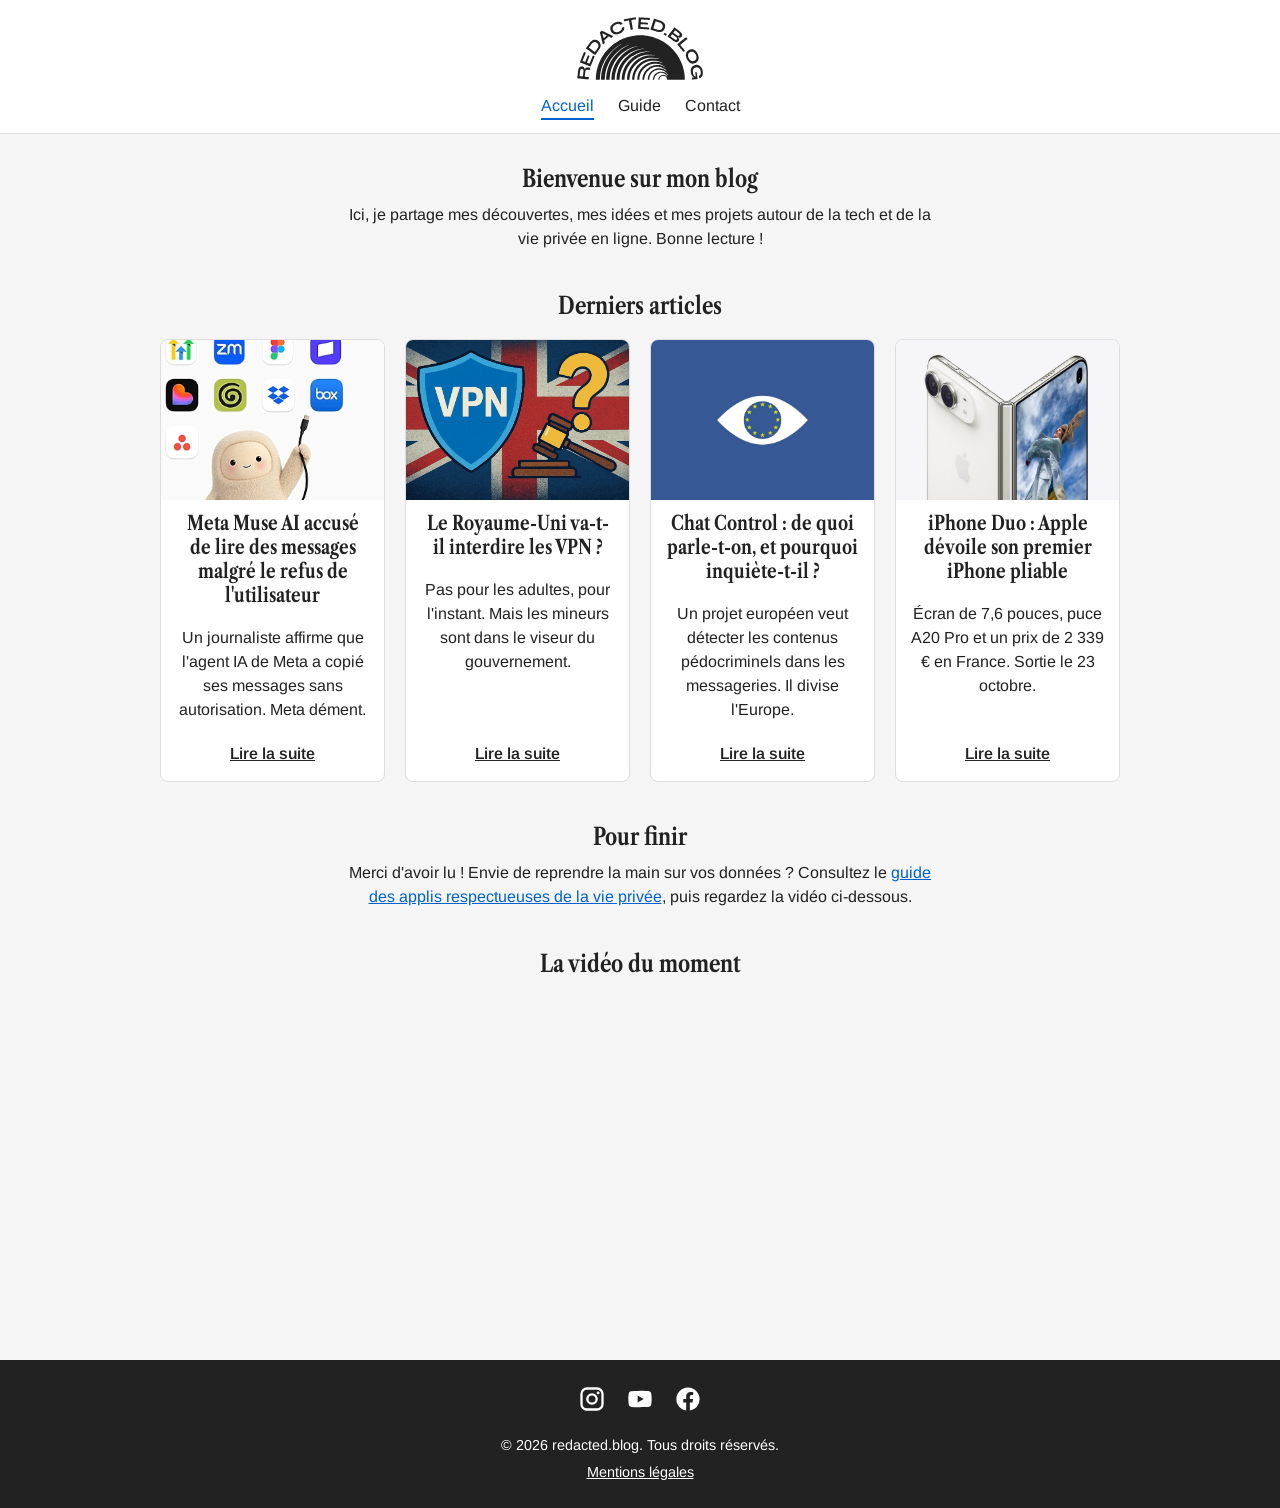
<file: index.html>
<!DOCTYPE html>
<html lang="fr">
<head>
    <meta charset="UTF-8">
    <meta name="viewport" content="width=device-width, initial-scale=1.0">
    <meta name="description" content="redacted.blog : actualités tech, vie privée et libertés numériques.">
    <title>Lorenzo - redacted.blog</title>
    <link rel="icon" href="assets/favicon.ico" sizes="32x32">
    <link rel="icon" href="assets/favicon.svg" type="image/svg+xml">
    <link rel="apple-touch-icon" href="assets/apple-touch-icon.png">
    <link rel="stylesheet" href="css/style.css">
</head>

<body>
    <a class="skip-link" href="#contenu">Aller au contenu</a>

    <header>
        <a class="logo" href="index.html">
            <svg role="img" aria-label="redacted.blog, retour à l'accueil" xmlns="http://www.w3.org/2000/svg" viewBox="0 0 4184 2152">
            <g transform="translate(0 2152) scale(.1 -.1)">
            <path class="logo-disc" d="M20540 14974 c-369 -13 -733 -36 -910 -58 -113 -14 -281 -32 -374 -41 -93 -9 -215 -25 -270 -35 -56 -10 -168 -28 -251 -40 -82 -12 -202 -32 -265 -45 -63 -13 -151 -28 -195 -35 -44 -6 -120 -22 -170 -35 -49 -13 -144 -34 -210 -45 -66 -12 -154 -32 -195 -45 -41 -12 -115 -31 -165 -40 -49 -9 -115 -25 -145 -36 -30 -11 -95 -29 -145 -40 -49 -11 -130 -33 -180 -49 -49 -16 -153 -47 -230 -70 -77 -23 -176 -54 -220 -70 -44 -16 -109 -36 -145 -45 -36 -9 -94 -29 -130 -45 -36 -16 -94 -36 -130 -45 -35 -9 -77 -23 -92 -31 -16 -8 -71 -30 -123 -49 -52 -19 -139 -51 -192 -70 -53 -20 -102 -40 -109 -45 -6 -6 -42 -21 -80 -34 -38 -13 -91 -34 -119 -48 -27 -14 -68 -31 -90 -38 -22 -7 -70 -28 -106 -46 -37 -19 -70 -34 -74 -34 -37 0 -980 -467 -1079 -534 -21 -14 -47 -28 -59 -32 -12 -4 -40 -19 -62 -34 -22 -15 -49 -30 -60 -34 -21 -7 -114 -61 -220 -126 -33 -20 -103 -63 -155 -94 -136 -82 -286 -176 -360 -226 -25 -17 -94 -63 -154 -103 -60 -39 -132 -88 -159 -107 -28 -19 -74 -51 -102 -70 -50 -33 -101 -69 -225 -160 -30 -22 -80 -58 -110 -80 -30 -22 -73 -55 -96 -73 -22 -17 -67 -52 -100 -76 -99 -74 -344 -271 -425 -341 -42 -36 -98 -83 -125 -105 -567 -463 -1506 -1440 -1988 -2069 -22 -28 -73 -95 -115 -149 -72 -93 -95 -125 -191 -257 -22 -30 -58 -80 -80 -110 -121 -166 -294 -423 -415 -615 -33 -53 -78 -124 -100 -158 -23 -34 -60 -96 -84 -137 -24 -41 -58 -97 -76 -125 -18 -27 -45 -72 -60 -100 -15 -27 -46 -81 -68 -120 -43 -75 -56 -98 -199 -365 -120 -224 -298 -587 -398 -810 -28 -63 -67 -148 -86 -188 -18 -40 -34 -78 -34 -84 0 -7 -16 -46 -34 -88 -47 -101 -82 -186 -122 -298 -18 -51 -39 -102 -46 -115 -6 -12 -27 -65 -46 -117 -18 -52 -52 -144 -73 -205 -22 -60 -51 -146 -65 -190 -14 -44 -36 -108 -49 -141 -13 -34 -31 -90 -40 -125 -9 -35 -31 -111 -50 -169 -55 -171 -93 -300 -114 -390 -11 -47 -27 -105 -36 -130 -9 -25 -27 -97 -41 -160 -14 -63 -33 -143 -44 -176 -10 -34 -28 -115 -40 -180 -11 -66 -32 -159 -45 -209 -13 -49 -29 -128 -35 -175 -6 -47 -24 -146 -40 -220 -15 -74 -31 -160 -35 -190 -3 -30 -22 -152 -40 -270 -19 -118 -39 -271 -45 -340 -6 -69 -22 -213 -35 -320 -27 -222 -51 -632 -61 -1052 -7 -304 -3 -341 37 -353 26 -9 1192 -9 1217 -1 34 11 40 54 46 341 6 271 25 606 45 770 6 44 17 170 26 280 9 110 27 263 40 340 14 77 34 213 45 303 11 89 29 199 40 245 11 45 26 129 35 187 8 58 28 159 45 225 16 66 38 163 48 215 19 92 67 288 98 400 8 30 30 111 48 180 19 69 39 139 46 155 7 17 25 77 40 135 28 103 59 202 125 390 18 52 42 122 54 155 11 33 38 110 61 170 23 61 57 151 75 200 18 50 44 115 59 145 14 30 26 61 26 69 0 7 15 43 34 80 18 36 37 77 41 91 10 35 78 189 125 285 22 44 40 84 40 89 0 8 75 171 107 231 9 17 26 53 40 80 13 28 31 64 40 80 9 17 49 95 90 175 41 80 79 150 84 157 6 6 25 40 43 75 37 70 104 191 158 283 19 33 51 87 70 120 19 33 46 77 59 97 13 21 42 67 64 104 49 81 368 561 415 626 19 25 55 75 79 110 38 54 185 251 271 363 14 18 44 58 68 88 23 31 69 89 103 129 33 40 97 117 142 172 345 416 907 997 1308 1351 246 218 451 394 514 440 22 17 77 59 121 95 99 79 253 198 313 242 118 87 281 205 326 236 88 62 471 316 540 357 37 22 92 56 123 76 129 81 242 145 348 198 33 16 66 36 73 45 7 8 34 23 59 32 26 10 65 30 87 45 41 29 125 50 125 32 0 -18 -51 -62 -79 -68 -16 -3 -39 -17 -52 -32 -13 -14 -46 -36 -74 -50 -27 -14 -65 -39 -83 -54 -18 -16 -39 -29 -47 -29 -7 0 -34 -15 -58 -34 -25 -19 -60 -42 -79 -52 -18 -9 -46 -28 -63 -41 -16 -14 -79 -57 -139 -96 -60 -40 -133 -88 -162 -107 -840 -554 -1922 -1531 -2619 -2365 -49 -59 -119 -142 -155 -185 -96 -114 -341 -429 -413 -530 -9 -14 -37 -52 -62 -85 -103 -138 -376 -540 -455 -668 -39 -64 -97 -157 -145 -232 -56 -89 -98 -159 -125 -210 -15 -27 -42 -75 -61 -106 -58 -97 -72 -122 -105 -184 -17 -33 -49 -94 -71 -135 -59 -110 -118 -221 -136 -255 -18 -34 -165 -339 -222 -459 -20 -43 -43 -96 -51 -118 -8 -23 -23 -55 -33 -72 -11 -17 -31 -62 -45 -100 -15 -38 -31 -75 -36 -81 -6 -7 -21 -43 -34 -81 -13 -38 -38 -100 -54 -139 -55 -128 -75 -179 -112 -285 -38 -107 -56 -155 -115 -315 -18 -49 -56 -164 -85 -255 -29 -91 -65 -203 -81 -250 -15 -47 -35 -116 -43 -155 -8 -38 -23 -90 -32 -115 -18 -52 -85 -307 -118 -455 -13 -55 -31 -127 -40 -160 -10 -33 -28 -118 -41 -190 -13 -71 -32 -164 -43 -205 -11 -41 -27 -131 -37 -200 -9 -69 -23 -158 -31 -197 -8 -40 -20 -106 -28 -145 -8 -40 -22 -147 -31 -238 -9 -91 -23 -205 -30 -254 -34 -212 -72 -777 -82 -1206 l-6 -255 26 -23 25 -23 571 -1 c430 0 575 3 585 12 29 23 34 78 40 390 6 335 14 467 46 730 11 91 26 242 34 335 9 94 24 213 35 265 11 52 29 165 40 250 12 85 32 200 45 255 13 55 29 136 36 180 6 44 20 114 31 155 12 41 33 131 49 200 43 189 109 450 121 471 5 11 23 74 40 140 16 67 34 130 39 139 5 10 23 62 39 116 17 55 53 164 81 244 28 80 61 177 74 215 13 39 32 88 44 110 11 22 28 67 37 100 9 33 30 89 45 125 16 36 41 94 56 130 14 36 42 103 61 150 19 47 39 90 44 96 5 6 20 40 34 77 13 36 36 88 50 114 13 26 48 98 76 158 114 245 285 570 438 835 117 201 158 269 254 418 39 62 91 143 114 180 51 79 93 142 148 217 22 30 60 84 85 120 87 127 354 482 459 611 668 818 1364 1490 2176 2097 127 95 250 186 274 202 24 17 74 50 109 75 36 25 82 56 103 70 20 14 81 55 136 91 54 36 112 74 130 85 42 26 131 80 233 144 109 68 182 111 420 245 182 103 531 282 695 356 72 33 151 71 177 85 26 14 73 34 104 44 31 11 70 28 88 39 17 10 55 26 85 35 30 9 73 27 96 40 23 14 64 30 91 37 27 7 74 25 104 40 60 31 163 49 174 31 12 -19 -30 -49 -90 -67 -33 -9 -74 -28 -92 -41 -17 -14 -58 -34 -90 -45 -31 -11 -70 -29 -85 -40 -16 -11 -54 -29 -85 -40 -31 -11 -74 -31 -95 -45 -22 -14 -57 -32 -80 -40 -23 -8 -62 -27 -87 -43 -25 -15 -61 -34 -80 -41 -19 -7 -40 -17 -45 -21 -6 -5 -49 -28 -95 -52 -47 -24 -152 -81 -235 -127 -82 -46 -170 -94 -194 -107 -42 -23 -151 -88 -231 -138 -19 -12 -66 -41 -105 -65 -136 -84 -457 -296 -546 -360 -26 -19 -76 -55 -109 -80 -34 -25 -81 -58 -105 -75 -93 -66 -163 -118 -215 -160 -55 -45 -133 -107 -195 -155 -18 -14 -55 -43 -81 -65 -720 -593 -1404 -1294 -1919 -1965 -22 -29 -56 -72 -75 -95 -32 -39 -77 -99 -219 -295 -71 -99 -170 -242 -248 -360 -34 -52 -75 -113 -91 -135 -16 -22 -36 -54 -44 -70 -9 -17 -31 -53 -49 -82 -19 -28 -52 -81 -74 -118 -22 -36 -51 -82 -64 -103 -25 -37 -80 -134 -131 -227 -15 -27 -49 -88 -75 -135 -57 -102 -130 -240 -156 -295 -11 -22 -28 -56 -39 -75 -11 -19 -47 -91 -80 -160 -34 -69 -73 -147 -87 -175 -14 -27 -34 -74 -44 -104 -11 -30 -23 -59 -29 -66 -13 -16 -95 -201 -131 -298 -16 -43 -35 -88 -43 -100 -8 -12 -23 -49 -34 -83 -11 -34 -28 -76 -37 -94 -10 -19 -32 -77 -50 -129 -84 -242 -97 -280 -119 -336 -13 -33 -45 -127 -71 -210 -25 -82 -56 -177 -67 -210 -11 -33 -31 -103 -44 -155 -14 -52 -38 -138 -54 -190 -17 -52 -39 -138 -49 -190 -11 -52 -25 -108 -31 -125 -32 -83 -180 -840 -205 -1047 -8 -70 -22 -158 -30 -195 -30 -143 -103 -1065 -107 -1360 -3 -216 -2 -223 19 -244 21 -21 22 -21 537 -21 284 0 525 3 536 7 39 12 44 42 56 335 21 485 52 922 69 980 2 8 18 119 35 246 16 126 39 273 49 326 11 53 29 150 40 216 11 66 30 153 41 194 11 40 29 126 40 191 12 65 29 139 39 165 10 26 26 85 36 132 9 47 30 126 45 175 15 50 33 113 39 140 12 51 37 128 141 435 71 212 121 351 144 405 10 22 25 63 33 90 8 28 28 75 43 105 15 30 33 73 40 95 7 22 25 65 40 95 15 30 33 73 40 95 7 22 42 101 77 175 36 74 89 187 119 250 30 63 62 129 71 145 9 17 33 62 53 100 36 67 78 147 152 285 19 36 51 92 71 125 20 33 49 82 64 108 70 121 189 313 233 377 17 25 75 113 130 195 55 83 118 175 140 205 23 30 58 80 80 110 22 30 61 84 86 120 26 36 94 124 151 195 56 72 122 154 146 184 343 433 1050 1147 1497 1510 235 191 462 368 570 443 14 10 50 36 80 58 30 22 111 78 180 125 69 47 136 93 150 102 14 9 57 37 95 62 39 24 95 62 127 83 31 21 60 38 66 38 5 0 27 13 49 29 22 16 60 39 84 51 24 12 51 28 59 35 17 15 114 72 205 121 137 73 216 115 323 173 61 34 115 61 119 61 3 0 83 38 177 84 227 111 313 151 361 166 22 7 65 25 95 40 30 15 73 33 95 40 22 7 58 23 80 35 22 13 67 31 100 40 33 10 74 24 90 33 51 27 450 168 595 211 52 16 113 36 135 45 22 9 91 30 155 46 63 16 135 36 160 45 25 9 76 23 114 31 39 8 107 26 152 40 46 14 129 31 186 39 57 7 130 23 163 35 70 24 158 35 209 26 70 -13 33 -36 -98 -61 -44 -8 -108 -28 -143 -45 -36 -16 -95 -35 -131 -41 -37 -6 -105 -26 -152 -44 -47 -18 -110 -38 -140 -45 -30 -7 -79 -24 -109 -37 -30 -13 -89 -32 -132 -43 -43 -10 -93 -27 -111 -36 -18 -9 -69 -29 -113 -44 -114 -40 -275 -101 -385 -148 -52 -22 -124 -52 -160 -66 -252 -103 -685 -316 -1005 -494 -49 -28 -112 -63 -140 -77 -27 -15 -63 -37 -80 -49 -16 -13 -43 -29 -60 -38 -63 -32 -262 -153 -318 -194 -23 -16 -62 -42 -87 -57 -50 -31 -130 -84 -211 -139 -53 -37 -75 -53 -295 -211 -60 -42 -131 -95 -159 -117 -148 -119 -225 -179 -271 -215 -21 -16 -104 -86 -184 -154 -554 -476 -1013 -946 -1485 -1525 -71 -87 -342 -445 -394 -521 -20 -29 -72 -106 -116 -170 -102 -149 -160 -237 -231 -355 -32 -52 -74 -120 -94 -150 -20 -30 -56 -89 -80 -130 -23 -41 -57 -100 -75 -130 -18 -30 -46 -79 -61 -108 -16 -30 -48 -88 -71 -130 -23 -43 -51 -97 -62 -122 -11 -25 -28 -58 -37 -75 -27 -48 -136 -265 -171 -341 -17 -38 -51 -112 -76 -164 -24 -52 -48 -106 -52 -120 -4 -14 -20 -50 -35 -80 -15 -30 -33 -73 -40 -95 -6 -22 -25 -69 -40 -105 -96 -218 -210 -540 -320 -900 -21 -69 -53 -172 -71 -230 -18 -58 -40 -141 -49 -185 -10 -44 -29 -119 -43 -168 -15 -48 -31 -118 -38 -155 -6 -37 -21 -107 -34 -157 -13 -49 -36 -159 -50 -244 -14 -84 -32 -179 -39 -210 -8 -31 -24 -130 -36 -221 -11 -91 -31 -241 -45 -335 -13 -93 -29 -235 -35 -315 -5 -80 -17 -237 -25 -350 -8 -113 -17 -304 -21 -425 l-7 -221 25 -28 24 -28 493 0 c491 0 493 0 515 21 20 21 21 34 28 284 9 313 31 628 58 827 11 80 27 208 35 285 8 77 23 176 34 220 11 44 29 148 41 230 11 83 30 177 40 210 11 33 29 112 40 175 11 63 30 142 40 175 11 33 27 94 35 135 9 41 31 123 50 182 19 59 35 116 35 125 1 10 30 104 66 208 36 105 76 228 90 274 14 46 33 100 43 120 10 20 29 68 41 106 13 39 36 97 52 130 15 33 28 67 28 75 0 8 15 48 34 90 19 41 57 127 85 190 28 63 63 138 77 165 15 28 35 74 45 103 10 29 27 65 38 80 11 16 27 48 37 73 10 24 25 56 35 70 10 14 34 59 53 100 37 76 81 158 156 289 23 41 59 104 80 140 97 169 153 260 198 320 11 14 27 41 37 60 10 19 31 53 47 75 15 22 54 78 84 124 31 46 71 103 88 126 17 24 49 68 71 100 114 164 369 491 497 636 51 59 125 144 163 190 111 132 696 713 850 844 77 66 176 151 220 190 44 38 105 89 135 112 30 23 105 81 165 128 147 114 178 137 257 193 37 26 113 80 170 120 98 69 170 117 318 210 36 23 85 56 110 72 43 30 129 81 280 165 39 22 87 50 106 63 61 39 450 238 634 325 201 94 423 191 475 207 22 7 60 23 85 35 25 12 77 32 115 45 39 12 84 31 100 40 17 10 59 26 95 35 36 9 99 29 140 45 96 36 216 77 305 102 39 11 111 33 160 49 50 15 129 38 177 49 48 11 105 27 127 35 22 7 98 26 168 40 70 15 169 37 218 50 50 13 148 33 219 45 72 11 177 31 235 44 58 14 162 30 231 36 69 6 179 21 245 33 139 25 474 32 496 10 16 -16 -38 -30 -201 -49 -74 -9 -177 -27 -229 -40 -52 -14 -160 -36 -240 -50 -80 -13 -177 -33 -216 -44 -38 -10 -108 -26 -155 -35 -47 -9 -114 -26 -150 -36 -36 -11 -96 -27 -135 -35 -108 -22 -505 -146 -770 -240 -71 -25 -166 -58 -210 -73 -44 -16 -102 -39 -130 -53 -27 -14 -68 -31 -90 -38 -22 -7 -71 -28 -110 -47 -38 -18 -75 -33 -81 -33 -7 0 -87 -36 -178 -80 -92 -44 -168 -80 -171 -80 -5 0 -224 -109 -315 -158 -236 -125 -319 -171 -375 -207 -27 -18 -86 -53 -130 -78 -113 -64 -160 -94 -399 -252 -267 -178 -293 -197 -545 -387 -475 -359 -1027 -871 -1426 -1324 -112 -127 -296 -342 -320 -374 -11 -15 -47 -62 -80 -105 -33 -43 -71 -92 -85 -110 -99 -128 -192 -257 -280 -385 -19 -28 -55 -80 -80 -115 -25 -36 -63 -93 -84 -127 -62 -99 -99 -158 -148 -233 -46 -71 -80 -130 -128 -221 -15 -28 -36 -65 -48 -81 -12 -17 -26 -43 -32 -57 -5 -15 -23 -46 -38 -69 -15 -23 -85 -157 -154 -297 -175 -353 -208 -423 -208 -435 0 -5 -15 -41 -34 -80 -43 -85 -78 -170 -121 -290 -17 -49 -39 -104 -48 -122 -17 -32 -59 -145 -104 -283 -14 -41 -36 -104 -49 -140 -33 -87 -79 -237 -119 -390 -18 -69 -40 -145 -49 -170 -10 -25 -24 -76 -32 -115 -8 -38 -30 -135 -49 -215 -59 -248 -93 -411 -110 -525 -8 -60 -26 -168 -40 -240 -13 -71 -34 -231 -45 -355 -12 -124 -30 -310 -41 -415 -21 -203 -37 -626 -25 -688 4 -23 15 -41 28 -48 30 -16 877 -16 906 0 32 17 40 63 46 266 10 323 51 816 86 1010 10 61 29 178 40 260 12 83 29 182 40 220 10 39 28 122 39 185 12 63 33 156 46 205 14 50 33 124 43 165 41 166 147 513 184 605 11 28 31 88 45 134 13 46 35 105 47 130 13 25 31 73 41 106 9 33 25 74 35 90 10 17 23 48 30 70 13 44 81 199 136 310 19 39 34 75 34 80 0 6 46 100 102 210 135 266 162 318 207 395 21 36 56 97 78 135 105 184 346 554 490 751 21 29 54 74 73 100 19 27 64 86 100 131 36 45 87 110 115 145 385 489 973 1067 1502 1478 17 14 58 45 90 70 123 96 396 288 528 372 33 21 78 50 100 65 185 129 720 421 1031 565 43 20 108 50 144 67 95 44 201 88 315 131 56 20 110 42 122 48 31 17 203 79 323 118 58 18 141 45 185 59 176 58 243 78 320 97 44 10 107 27 140 38 33 11 114 31 180 45 66 13 153 34 193 45 40 10 122 26 183 35 60 8 144 24 187 35 42 11 160 29 262 40 102 11 223 27 270 34 376 63 1365 78 1529 25 28 -10 31 -13 17 -21 -16 -9 -62 -12 -586 -44 -146 -8 -335 -26 -420 -39 -85 -13 -184 -26 -220 -30 -82 -8 -225 -31 -310 -50 -36 -8 -111 -21 -165 -30 -55 -9 -138 -27 -185 -41 -46 -13 -133 -33 -192 -44 -59 -11 -123 -27 -144 -36 -20 -8 -81 -26 -135 -40 -54 -13 -122 -33 -151 -44 -29 -10 -84 -27 -123 -36 -38 -10 -99 -30 -135 -45 -36 -15 -85 -32 -110 -39 -43 -11 -123 -40 -260 -96 -36 -14 -107 -42 -159 -60 -52 -19 -100 -39 -105 -43 -6 -5 -41 -21 -78 -35 -37 -14 -87 -36 -110 -49 -24 -14 -54 -28 -68 -32 -25 -7 -189 -82 -245 -112 -16 -9 -93 -49 -170 -89 -77 -39 -176 -92 -220 -117 -44 -25 -106 -60 -138 -77 -33 -17 -77 -44 -99 -61 -23 -16 -45 -29 -50 -29 -6 0 -35 -17 -66 -38 -32 -21 -84 -56 -117 -77 -51 -32 -107 -68 -212 -136 -12 -8 -81 -57 -153 -109 -73 -52 -151 -108 -175 -125 -50 -35 -233 -179 -381 -300 -388 -316 -995 -931 -1276 -1295 -16 -19 -43 -53 -60 -76 -110 -137 -339 -453 -403 -553 -16 -25 -38 -58 -48 -71 -9 -14 -42 -63 -71 -110 -115 -180 -117 -185 -247 -412 -23 -40 -56 -98 -74 -128 -42 -73 -281 -558 -290 -590 -4 -14 -20 -47 -35 -75 -15 -27 -33 -68 -40 -90 -7 -22 -25 -65 -40 -95 -16 -31 -33 -76 -40 -100 -7 -25 -22 -65 -35 -90 -13 -25 -35 -79 -49 -120 -14 -41 -48 -140 -76 -220 -28 -80 -62 -181 -74 -225 -13 -44 -37 -124 -55 -178 -17 -53 -31 -104 -31 -112 0 -9 -13 -56 -30 -105 -16 -49 -38 -141 -50 -204 -11 -63 -29 -139 -39 -169 -11 -30 -29 -119 -41 -198 -11 -79 -30 -182 -41 -229 -11 -47 -26 -143 -34 -215 -8 -71 -24 -197 -35 -280 -29 -219 -49 -509 -52 -757 -3 -211 -2 -218 18 -239 22 -21 26 -21 430 -21 l408 0 22 25 c20 23 22 40 28 213 4 104 11 225 16 269 5 44 16 168 25 275 20 257 41 432 59 505 9 33 25 123 36 200 11 77 29 172 40 210 11 39 29 115 40 170 22 106 60 250 115 430 19 61 39 130 45 155 7 25 24 79 40 120 15 41 39 109 53 150 62 188 182 482 268 655 16 33 36 79 44 103 8 24 23 56 34 71 11 15 27 47 37 72 10 24 28 61 41 82 13 20 34 61 48 90 14 28 47 90 74 137 28 47 60 103 72 125 34 64 89 155 134 225 23 36 58 90 77 120 19 30 42 66 51 80 152 238 398 556 657 854 320 366 787 809 1121 1061 14 11 53 40 85 65 142 108 356 257 514 358 30 19 84 54 120 77 36 23 98 61 138 84 39 22 105 60 145 82 39 23 97 56 127 74 30 18 66 36 80 40 14 4 45 19 70 33 65 38 206 109 270 136 30 13 107 47 170 76 63 29 153 67 200 85 47 18 108 42 135 53 133 54 235 91 285 105 30 8 93 29 140 45 118 42 280 91 375 113 44 11 107 28 140 39 33 11 111 28 173 40 63 11 144 29 180 39 37 11 105 25 152 31 47 6 180 26 295 45 116 19 271 39 345 44 74 6 191 16 260 22 483 41 1381 11 1780 -61 91 -16 219 -37 285 -46 162 -22 231 -52 158 -70 -33 -9 -395 3 -563 18 -175 15 -759 15 -980 0 -287 -20 -513 -42 -603 -58 -45 -8 -165 -28 -266 -45 -102 -16 -216 -38 -255 -48 -39 -11 -100 -25 -136 -31 -93 -16 -487 -125 -670 -186 -41 -14 -115 -38 -165 -53 -49 -15 -108 -37 -130 -48 -22 -12 -60 -26 -85 -33 -25 -7 -65 -22 -90 -35 -25 -12 -70 -30 -100 -40 -30 -10 -85 -33 -121 -51 -37 -19 -70 -34 -75 -34 -10 0 -56 -22 -354 -170 -113 -56 -239 -121 -280 -145 -41 -24 -100 -57 -130 -73 -30 -17 -78 -45 -107 -63 -29 -19 -78 -50 -109 -69 -136 -84 -249 -158 -351 -233 -40 -28 -95 -68 -124 -87 -350 -240 -1015 -849 -1324 -1214 -184 -218 -390 -479 -448 -566 -9 -14 -42 -61 -74 -105 -116 -160 -301 -454 -384 -610 -17 -33 -37 -67 -45 -76 -8 -8 -29 -47 -49 -85 -19 -38 -41 -80 -49 -94 -8 -14 -26 -47 -39 -75 -13 -27 -33 -68 -45 -90 -36 -69 -100 -209 -107 -235 -4 -14 -16 -39 -26 -55 -20 -35 -86 -190 -130 -308 -16 -42 -36 -91 -45 -108 -9 -17 -22 -55 -30 -83 -8 -28 -28 -85 -44 -126 -52 -139 -97 -285 -178 -590 -44 -163 -93 -381 -112 -494 -11 -65 -27 -144 -35 -175 -8 -31 -21 -123 -30 -206 -8 -82 -22 -197 -30 -255 -27 -190 -44 -422 -47 -627 -4 -276 -52 -247 402 -246 266 1 364 4 375 13 26 21 35 81 35 230 0 80 4 183 10 230 5 47 19 173 30 280 31 297 40 368 60 455 10 44 26 127 34 185 9 58 28 143 41 190 13 47 32 123 41 170 9 47 27 114 40 150 12 36 32 104 43 152 11 48 28 104 37 125 9 21 29 79 44 128 32 102 87 247 130 348 17 37 30 72 30 78 0 7 15 41 34 78 18 36 37 77 41 91 8 26 85 194 112 245 8 17 45 86 80 155 36 69 80 150 98 180 18 30 52 90 76 133 46 81 108 181 159 257 16 25 55 83 86 129 31 46 71 103 88 127 17 23 51 70 76 104 319 440 803 948 1240 1300 229 185 319 251 526 387 60 40 127 85 149 101 22 16 55 37 74 47 19 9 52 30 74 46 22 16 45 29 51 29 6 0 35 16 63 35 29 19 56 35 61 35 4 0 30 14 58 32 65 41 376 199 439 222 28 10 55 23 61 27 17 14 213 98 285 124 36 12 81 31 100 40 19 10 72 31 119 46 47 15 117 39 155 52 139 49 272 90 365 113 52 12 114 30 138 38 23 8 70 20 105 26 34 6 118 24 187 40 138 33 569 103 725 119 502 51 1358 35 1780 -33 83 -14 193 -31 245 -40 166 -27 442 -86 520 -111 41 -13 113 -31 159 -40 47 -8 110 -27 140 -40 30 -14 91 -35 135 -46 45 -11 98 -31 119 -45 21 -14 69 -32 107 -40 70 -16 98 -34 84 -55 -10 -17 -100 -5 -170 24 -32 13 -99 30 -149 36 -49 6 -124 22 -166 36 -42 13 -116 29 -165 35 -49 7 -141 23 -204 36 -248 53 -664 87 -1060 87 -372 0 -868 -35 -1045 -74 -49 -11 -154 -28 -232 -39 -77 -11 -166 -29 -197 -40 -31 -10 -98 -27 -149 -36 -50 -9 -138 -32 -194 -50 -56 -19 -109 -34 -118 -34 -22 0 -276 -83 -386 -126 -48 -19 -93 -34 -100 -34 -8 0 -41 -13 -74 -28 -33 -16 -78 -34 -100 -41 -56 -18 -360 -155 -440 -198 -16 -9 -52 -27 -80 -40 -27 -13 -63 -31 -80 -40 -16 -9 -59 -32 -95 -51 -36 -19 -70 -38 -77 -43 -6 -6 -35 -22 -65 -38 -110 -57 -365 -221 -566 -363 -498 -352 -1018 -847 -1402 -1333 -25 -31 -61 -76 -80 -100 -19 -23 -53 -68 -75 -100 -22 -31 -56 -79 -75 -106 -56 -79 -117 -169 -162 -239 -23 -36 -59 -91 -80 -123 -21 -32 -43 -70 -49 -84 -5 -14 -19 -39 -30 -55 -30 -42 -91 -152 -175 -317 -41 -79 -79 -149 -84 -156 -5 -6 -17 -32 -25 -56 -9 -24 -28 -69 -44 -99 -16 -30 -32 -66 -36 -80 -4 -14 -20 -52 -36 -85 -79 -168 -262 -691 -293 -840 -8 -38 -24 -96 -35 -128 -11 -32 -25 -86 -31 -120 -6 -34 -26 -132 -45 -217 -73 -339 -121 -741 -131 -1110 -6 -213 -6 -226 13 -249 l19 -24 310 0 c220 0 315 3 331 11 33 18 40 64 47 297 3 116 10 257 16 315 15 152 87 589 110 674 11 40 29 117 39 172 11 54 28 122 39 149 11 28 27 86 37 130 10 44 30 112 45 150 15 39 39 104 53 145 43 128 97 273 107 285 5 6 21 41 34 76 13 36 38 93 55 126 17 33 31 65 31 69 0 8 48 104 157 314 19 36 53 97 76 136 23 39 55 93 71 120 32 53 85 137 125 197 14 21 37 55 51 77 260 409 862 1060 1251 1355 14 11 52 40 84 65 208 162 464 336 640 437 39 22 88 51 110 63 98 58 364 192 500 253 94 42 133 58 253 106 257 103 676 236 840 266 46 8 113 24 150 35 37 11 153 31 257 45 105 15 224 33 265 41 270 52 1223 51 1498 -1 41 -8 158 -26 261 -40 102 -14 213 -34 246 -45 33 -10 109 -28 169 -40 60 -11 141 -32 180 -45 39 -13 105 -33 146 -44 113 -30 291 -92 617 -217 35 -13 89 -37 120 -52 32 -16 69 -33 83 -37 14 -4 45 -20 70 -36 25 -16 66 -35 90 -44 25 -9 61 -28 80 -43 19 -16 56 -36 82 -46 26 -10 58 -31 70 -46 13 -16 41 -36 63 -43 52 -18 64 -53 14 -43 -18 3 -42 15 -54 26 -11 10 -45 24 -75 31 -30 6 -75 22 -100 34 -25 12 -72 30 -105 40 -33 9 -76 25 -95 36 -33 17 -239 87 -465 158 -55 17 -155 42 -222 56 -67 14 -140 32 -163 40 -23 8 -96 21 -163 30 -67 9 -189 27 -272 40 -354 58 -1092 63 -1420 10 -49 -8 -173 -26 -275 -40 -102 -14 -212 -34 -245 -45 -33 -10 -111 -28 -174 -40 -63 -12 -131 -28 -150 -36 -20 -9 -83 -28 -141 -44 -102 -28 -302 -96 -405 -138 -27 -11 -75 -30 -105 -42 -140 -57 -180 -74 -255 -111 -45 -21 -83 -39 -87 -39 -5 0 -295 -155 -388 -207 -119 -68 -372 -234 -516 -340 -341 -251 -667 -552 -969 -898 -107 -121 -245 -299 -340 -435 -211 -302 -380 -594 -520 -895 -80 -173 -107 -234 -129 -295 -13 -36 -33 -87 -44 -115 -91 -223 -195 -580 -248 -850 -14 -71 -36 -184 -50 -250 -28 -136 -49 -340 -64 -625 -14 -278 -14 -284 13 -316 l23 -27 255 -1 c345 -2 349 0 349 129 0 118 30 515 46 600 8 44 28 159 44 255 16 96 39 201 50 235 10 33 29 104 40 158 12 55 30 119 41 143 10 25 26 73 35 107 14 56 49 150 106 292 11 28 31 77 45 110 40 101 165 359 219 455 88 156 121 211 159 270 146 224 187 282 275 395 25 32 54 70 65 84 130 175 419 475 652 679 277 242 610 474 908 632 137 73 310 160 318 160 5 0 41 16 80 35 126 61 325 136 502 191 44 14 123 38 175 54 52 17 129 36 170 44 41 8 122 26 180 40 112 27 461 78 650 96 148 14 660 15 815 1 160 -15 586 -77 655 -96 30 -9 108 -26 172 -40 64 -13 134 -31 154 -40 21 -9 81 -27 134 -40 53 -13 121 -35 151 -48 29 -13 76 -29 103 -36 27 -7 67 -21 90 -33 22 -11 72 -31 110 -44 38 -13 85 -33 105 -45 20 -12 56 -29 81 -39 86 -34 334 -160 460 -235 36 -21 85 -50 110 -64 25 -14 64 -39 85 -54 22 -15 60 -41 85 -58 126 -82 192 -133 249 -190 25 -25 56 -51 69 -58 21 -11 31 -41 14 -41 -4 0 -23 11 -42 25 -18 13 -49 30 -69 36 -20 7 -58 27 -85 46 -26 18 -54 33 -60 33 -7 0 -35 16 -62 35 -27 19 -53 35 -59 35 -5 0 -35 15 -65 32 -160 93 -432 213 -650 286 -58 19 -132 45 -165 57 -33 13 -106 33 -163 44 -56 12 -121 29 -145 37 -37 13 -114 27 -452 80 -221 34 -704 46 -981 24 -149 -12 -595 -82 -669 -105 -27 -9 -93 -25 -145 -36 -241 -52 -707 -227 -945 -356 -16 -8 -52 -27 -80 -41 -27 -13 -76 -40 -107 -58 -32 -19 -86 -50 -120 -70 -55 -32 -109 -68 -297 -194 -393 -265 -838 -707 -1143 -1135 -121 -170 -162 -232 -238 -365 -23 -41 -57 -100 -74 -130 -18 -30 -56 -104 -85 -165 -29 -60 -65 -135 -80 -165 -16 -30 -34 -73 -41 -95 -7 -22 -24 -64 -37 -93 -34 -76 -74 -193 -160 -472 -14 -47 -36 -132 -49 -190 -12 -58 -32 -145 -43 -195 -24 -108 -77 -553 -86 -720 -9 -193 -13 -190 308 -189 304 1 281 -19 292 249 8 193 32 425 51 493 8 29 28 120 44 202 15 81 33 157 39 168 6 11 24 66 40 123 41 145 158 448 210 546 11 21 30 58 41 83 51 116 175 329 270 465 25 35 61 87 80 115 224 327 647 749 984 980 28 20 65 45 81 56 109 75 190 125 335 207 84 47 245 126 290 142 25 9 55 22 67 31 51 33 469 176 598 205 50 11 117 28 150 38 33 10 114 26 180 35 66 9 188 26 270 37 180 26 569 37 720 21 250 -27 576 -73 635 -91 36 -11 92 -25 125 -31 33 -7 107 -27 165 -45 58 -18 132 -41 165 -50 32 -9 80 -27 105 -39 25 -13 59 -26 75 -30 73 -17 475 -213 599 -291 289 -183 450 -302 676 -501 188 -165 430 -435 430 -479 0 -34 -19 -21 -280 200 -239 201 -530 393 -750 495 -25 12 -72 34 -105 50 -260 128 -683 250 -1026 297 -584 80 -1339 -14 -1809 -223 -42 -19 -80 -34 -85 -34 -11 0 -197 -84 -245 -111 -19 -11 -64 -36 -100 -55 -62 -34 -130 -74 -237 -139 -46 -28 -92 -60 -213 -149 -409 -302 -813 -774 -1045 -1221 -23 -44 -46 -89 -52 -100 -30 -54 -103 -216 -103 -227 0 -7 -12 -38 -26 -68 -39 -84 -113 -312 -140 -435 -13 -60 -31 -130 -39 -155 -18 -55 -38 -213 -60 -468 -27 -305 -34 -296 213 -297 192 -2 236 6 251 47 4 13 14 100 20 193 17 237 35 359 80 536 42 168 111 378 146 449 12 25 26 56 30 70 4 14 34 79 67 145 268 539 634 946 1163 1292 480 314 1096 489 1720 486 527 -2 968 -101 1411 -318 50 -25 94 -45 97 -45 4 0 31 -15 60 -34 28 -18 95 -59 147 -90 52 -32 117 -73 144 -92 45 -31 74 -54 234 -183 266 -212 590 -614 741 -917 54 -108 57 -119 40 -129 -12 -8 -49 22 -49 40 0 7 -19 33 -42 58 -24 24 -55 62 -71 83 -204 288 -549 583 -872 747 -149 76 -259 127 -273 127 -8 0 -47 13 -87 29 -114 46 -391 110 -544 126 -238 26 -624 16 -786 -20 -231 -50 -517 -138 -578 -178 -12 -7 -47 -23 -78 -35 -31 -11 -78 -34 -105 -51 -26 -17 -52 -31 -58 -31 -14 0 -238 -148 -321 -213 -310 -242 -601 -594 -741 -897 -14 -30 -38 -80 -53 -110 -16 -30 -36 -82 -46 -115 -9 -33 -25 -76 -36 -96 -10 -20 -29 -81 -43 -135 -13 -55 -34 -132 -45 -173 -38 -136 -66 -486 -42 -529 19 -35 45 -40 189 -38 174 2 180 6 192 157 21 248 89 547 155 679 12 25 28 63 35 85 7 22 23 56 35 75 12 19 34 60 49 90 79 161 294 436 449 572 299 264 553 402 947 518 379 110 978 83 1325 -62 28 -11 75 -30 105 -42 107 -41 310 -155 421 -235 235 -171 424 -368 602 -629 94 -137 154 -280 113 -270 -7 2 -47 39 -87 83 -149 161 -269 265 -399 344 -94 58 -246 129 -311 146 -33 9 -83 25 -111 36 -117 46 -492 62 -688 29 -395 -67 -807 -337 -1037 -680 -74 -110 -119 -190 -133 -235 -7 -22 -24 -62 -37 -89 -22 -44 -40 -109 -89 -331 -45 -200 -25 -237 126 -243 148 -6 169 8 185 118 16 108 70 320 94 370 15 30 34 71 41 90 27 68 132 212 227 311 151 156 298 250 505 319 163 55 229 63 458 57 l195 -5 136 -45 c342 -113 583 -318 745 -632 54 -105 112 -295 124 -409 14 -126 19 -145 41 -156 12 -7 939 -10 2806 -10 2786 0 2787 0 2807 20 16 16 21 36 24 93 6 126 -16 631 -42 947 -40 481 -45 534 -71 720 -14 96 -32 233 -40 303 -8 71 -21 157 -29 191 -8 34 -26 140 -41 236 -14 96 -32 198 -41 225 -8 28 -26 115 -40 195 -14 80 -32 168 -40 195 -8 28 -28 111 -44 185 -46 212 -132 531 -201 747 -21 67 -39 130 -39 140 0 10 -12 50 -26 88 -14 39 -39 113 -54 165 -27 91 -71 217 -158 455 -78 214 -123 330 -190 490 -13 33 -35 89 -49 125 -13 36 -34 85 -47 110 -13 25 -27 56 -31 70 -4 14 -22 57 -41 95 -18 39 -76 163 -129 277 -92 200 -235 488 -325 653 -23 44 -56 105 -72 135 -16 30 -50 92 -76 137 -26 45 -63 111 -83 145 -72 127 -128 220 -208 350 -20 32 -54 86 -75 120 -55 89 -98 156 -132 207 -16 24 -45 68 -64 97 -108 163 -278 408 -369 529 -20 27 -64 86 -97 130 -70 94 -204 267 -254 330 -19 24 -48 61 -65 82 -16 21 -75 91 -130 157 -55 65 -111 133 -125 150 -122 155 -628 695 -902 961 -239 235 -515 485 -781 710 -126 106 -134 113 -356 290 -134 106 -431 328 -596 445 -38 27 -90 63 -113 81 -51 36 -378 253 -484 320 -40 25 -101 64 -134 85 -34 22 -77 48 -95 59 -18 11 -65 39 -104 62 -38 23 -97 57 -130 76 -33 19 -94 53 -135 77 -41 24 -99 56 -128 71 -30 16 -70 39 -90 51 -62 39 -566 294 -777 393 -38 18 -104 49 -146 69 -75 35 -164 74 -284 123 -33 13 -94 40 -135 59 -42 18 -80 34 -85 34 -4 0 -38 13 -74 30 -123 55 -572 221 -746 276 -44 14 -105 35 -135 46 -30 11 -92 31 -137 43 -46 13 -107 33 -137 44 -30 11 -92 30 -138 41 -46 12 -112 32 -148 45 -36 12 -103 30 -150 40 -47 10 -105 25 -130 35 -25 10 -105 30 -178 45 -73 14 -147 32 -165 40 -18 7 -86 23 -152 35 -66 11 -163 32 -215 45 -52 13 -131 29 -175 35 -44 6 -129 22 -189 36 -60 13 -179 33 -265 45 -85 11 -201 29 -256 39 -56 10 -178 26 -271 35 -93 9 -261 27 -374 41 -354 43 -1376 75 -1870 58z m-5460 -2763 c0 -14 -25 -31 -58 -37 -36 -7 -40 1 -15 28 16 18 73 26 73 9z m2548 -243 c-5 -16 -83 -42 -103 -34 -41 15 3 44 68 45 27 1 37 -3 35 -11z"/>
            <path class="logo-letter" d="M1950 4943 c-413 -81 -708 -380 -841 -853 -16 -58 -36 -127 -44 -155 -7 -27 -21 -113 -30 -190 -9 -77 -25 -192 -35 -255 -11 -63 -28 -205 -40 -315 -11 -110 -31 -274 -45 -365 -13 -91 -29 -219 -35 -285 -6 -66 -22 -196 -35 -290 -14 -93 -34 -260 -45 -370 -12 -110 -29 -252 -39 -315 -45 -279 -47 -309 -20 -336 30 -30 216 -62 539 -94 118 -11 285 -31 370 -44 85 -14 232 -32 325 -41 94 -9 225 -25 292 -35 67 -11 211 -29 320 -40 109 -11 223 -24 253 -30 68 -12 349 -46 450 -55 41 -4 145 -17 230 -30 85 -13 229 -31 320 -40 202 -19 292 -31 392 -52 139 -29 152 -13 174 221 8 89 25 224 39 301 39 229 47 220 -247 251 -123 13 -263 30 -313 38 -49 9 -179 25 -288 36 -287 30 -414 48 -436 62 -40 25 -42 58 -16 231 14 88 35 249 46 357 11 107 31 267 44 355 14 88 34 251 45 363 11 112 27 231 35 265 8 35 25 121 39 192 43 231 122 368 249 432 109 54 225 59 480 19 53 -8 172 -22 265 -31 92 -8 204 -22 250 -30 153 -28 165 -11 192 270 11 116 27 255 35 310 21 149 13 157 -170 175 -66 6 -175 20 -242 30 -165 27 -499 60 -592 60 -314 -2 -505 -164 -610 -518 -39 -130 -71 -120 -101 34 -79 395 -285 630 -640 730 -131 36 -141 38 -315 40 -99 1 -191 0 -205 -3z m381 -779 c190 -35 353 -194 395 -384 30 -133 11 -454 -46 -815 -11 -66 -29 -214 -40 -330 -11 -115 -30 -262 -41 -325 -11 -63 -28 -207 -38 -319 -22 -239 -25 -247 -114 -245 -74 1 -333 31 -462 53 -60 11 -191 27 -290 36 -254 23 -254 24 -216 244 11 64 30 211 41 326 12 116 29 264 40 330 10 66 28 210 40 320 11 110 27 241 35 290 8 50 23 162 35 250 60 455 277 641 661 569z"/>
            <path class="logo-letter" d="M2908 9590 c-9 -6 -22 -27 -28 -48 -7 -20 -25 -66 -40 -102 -35 -79 -71 -168 -115 -280 -52 -133 -104 -259 -136 -331 -16 -36 -29 -72 -29 -80 0 -8 -14 -43 -31 -79 -17 -36 -43 -99 -59 -140 -32 -86 -69 -177 -110 -270 -15 -36 -34 -83 -40 -105 -7 -22 -25 -65 -40 -95 -16 -31 -33 -76 -40 -100 -7 -24 -24 -69 -40 -100 -15 -30 -35 -80 -45 -110 -10 -30 -28 -75 -40 -100 -12 -25 -32 -75 -44 -112 -13 -37 -26 -70 -31 -73 -5 -3 -18 -36 -31 -73 -12 -37 -32 -87 -44 -112 -12 -25 -30 -70 -40 -100 -10 -30 -30 -80 -45 -110 -16 -31 -33 -76 -40 -100 -7 -24 -25 -69 -40 -100 -15 -31 -33 -76 -40 -100 -7 -24 -24 -69 -40 -100 -15 -30 -35 -80 -45 -110 -10 -30 -33 -86 -52 -125 -58 -122 -44 -160 77 -200 44 -15 82 -30 85 -35 3 -5 29 -16 58 -25 28 -10 91 -35 140 -56 48 -22 93 -39 100 -39 6 0 50 -18 97 -40 47 -22 91 -40 99 -40 8 0 44 -13 80 -29 87 -39 226 -96 326 -132 43 -17 84 -34 91 -40 6 -5 42 -20 80 -33 38 -13 92 -35 119 -49 28 -14 70 -30 95 -37 25 -7 65 -22 90 -35 25 -12 63 -28 85 -35 22 -7 79 -30 128 -51 48 -22 92 -39 99 -39 7 0 46 -16 88 -34 92 -43 181 -79 282 -117 43 -15 94 -37 115 -47 21 -11 63 -27 93 -37 30 -10 80 -30 110 -45 30 -15 78 -35 106 -43 28 -8 73 -26 100 -40 27 -13 74 -32 104 -42 30 -10 72 -26 93 -37 21 -10 72 -32 115 -47 42 -16 117 -46 166 -66 134 -56 147 -49 215 123 26 65 57 142 83 207 11 28 31 77 44 110 14 33 34 83 46 110 11 28 34 86 50 130 16 43 33 84 39 91 5 6 20 42 33 80 13 38 38 98 55 134 17 36 31 71 31 78 0 7 14 43 31 80 17 37 38 90 46 117 8 28 26 72 40 98 13 27 37 83 52 125 32 87 69 176 111 272 15 36 34 83 40 105 7 22 24 62 37 89 14 27 32 72 40 100 8 28 28 76 43 106 15 30 35 78 43 105 8 28 29 79 46 115 17 36 31 71 31 78 0 7 14 43 31 80 17 37 42 98 55 136 13 38 28 74 34 81 6 7 21 43 34 81 13 38 38 99 55 136 17 37 31 74 31 81 0 8 18 50 40 94 60 119 40 157 -106 207 -38 13 -91 34 -119 48 -27 14 -75 33 -105 43 -30 10 -66 25 -80 35 -90 61 -130 30 -204 -155 -25 -62 -51 -127 -87 -217 -12 -29 -34 -88 -50 -130 -15 -42 -39 -99 -53 -125 -13 -27 -29 -68 -36 -93 -7 -25 -23 -67 -37 -95 -14 -27 -36 -81 -49 -119 -13 -38 -28 -74 -33 -80 -6 -7 -23 -48 -39 -91 -28 -76 -59 -154 -102 -257 -11 -27 -29 -72 -41 -100 -12 -29 -30 -75 -41 -103 -11 -27 -31 -77 -44 -110 -14 -33 -34 -82 -46 -110 -11 -27 -34 -86 -50 -130 -16 -43 -33 -84 -39 -91 -5 -6 -20 -42 -33 -80 -13 -38 -38 -100 -54 -139 -41 -95 -70 -168 -99 -245 -48 -127 -49 -127 -308 -19 -27 12 -81 34 -120 49 -139 56 -201 81 -250 101 -27 12 -77 33 -110 46 -91 38 -103 64 -64 138 12 22 32 69 44 105 12 36 31 83 42 105 11 22 26 58 33 80 6 22 25 69 40 105 37 83 74 173 115 280 18 47 44 112 58 145 26 63 55 134 86 213 10 26 29 72 41 102 12 30 33 82 46 115 14 33 34 83 46 110 11 28 34 85 49 129 16 43 36 90 44 105 8 14 26 55 39 91 34 92 73 187 101 248 46 98 26 144 -76 177 -30 10 -74 28 -99 40 -25 12 -70 30 -100 40 -30 9 -78 30 -106 46 -102 58 -150 21 -209 -161 -10 -30 -26 -72 -37 -93 -10 -20 -30 -70 -44 -110 -15 -39 -30 -77 -35 -83 -5 -6 -20 -42 -33 -80 -13 -38 -38 -98 -55 -134 -17 -36 -31 -71 -31 -78 0 -7 -14 -43 -31 -80 -17 -37 -43 -101 -59 -142 -28 -77 -64 -166 -102 -255 -11 -27 -34 -86 -50 -130 -16 -44 -35 -89 -42 -100 -7 -11 -21 -45 -31 -75 -10 -30 -28 -75 -40 -100 -12 -25 -30 -70 -40 -100 -10 -30 -30 -80 -45 -110 -15 -30 -35 -81 -44 -112 -21 -72 -72 -142 -109 -146 -15 -2 -45 8 -70 22 -24 14 -50 26 -57 26 -7 0 -52 18 -101 40 -49 22 -94 40 -101 40 -7 0 -46 16 -88 34 -87 41 -177 78 -273 114 -115 43 -119 70 -36 255 21 48 39 93 39 100 0 6 14 41 31 77 17 36 38 88 46 115 8 28 28 75 43 105 15 30 35 80 45 110 10 30 28 75 40 100 12 25 32 75 44 112 13 37 26 70 31 73 5 3 18 36 31 73 12 37 32 87 44 112 12 25 28 63 35 85 7 22 30 79 51 128 22 48 39 93 39 100 0 6 18 50 40 97 22 47 40 91 40 98 0 7 15 47 34 90 50 112 84 194 122 301 19 52 39 100 44 106 5 6 22 47 38 90 17 44 48 125 71 179 62 150 55 185 -45 221 -27 10 -83 33 -124 50 -41 18 -86 36 -99 40 -14 4 -56 23 -95 41 -71 34 -126 42 -158 24z"/>
            <path class="logo-letter" d="M6249 13555 c-170 -23 -272 -46 -339 -75 -36 -15 -83 -33 -105 -40 -22 -7 -56 -23 -75 -35 -19 -12 -55 -31 -80 -42 -50 -22 -121 -68 -220 -140 -247 -182 -475 -421 -713 -746 -98 -136 -120 -166 -162 -222 -25 -33 -57 -78 -72 -100 -14 -22 -38 -56 -53 -75 -15 -19 -48 -64 -74 -100 -26 -36 -60 -83 -77 -105 -16 -22 -50 -69 -76 -105 -26 -36 -64 -89 -85 -117 -21 -29 -57 -79 -80 -110 -23 -32 -59 -82 -80 -110 -21 -29 -56 -78 -78 -108 -22 -30 -57 -79 -78 -107 -21 -29 -56 -78 -78 -108 -23 -30 -63 -86 -90 -124 -27 -37 -64 -86 -81 -108 -54 -65 -45 -101 36 -159 31 -21 83 -60 116 -84 33 -25 83 -61 110 -80 28 -19 75 -53 105 -75 30 -22 80 -58 110 -80 30 -22 80 -58 110 -80 30 -22 80 -58 110 -80 30 -22 80 -58 110 -80 30 -22 80 -58 110 -80 30 -22 80 -58 110 -80 30 -22 78 -56 105 -75 28 -20 79 -58 115 -85 36 -27 83 -62 105 -77 22 -14 56 -38 75 -53 19 -15 61 -45 93 -68 87 -64 161 -118 225 -164 109 -80 157 -115 222 -161 36 -26 83 -60 105 -76 22 -17 69 -51 105 -77 36 -26 89 -65 118 -86 28 -21 76 -55 105 -76 89 -65 172 -125 232 -167 58 -41 110 -80 193 -147 75 -61 116 -48 192 60 22 32 57 82 79 112 23 30 57 78 76 105 20 28 56 77 80 110 25 33 61 83 81 110 19 28 55 77 80 110 24 33 79 109 122 168 42 60 96 134 119 165 23 31 58 80 78 107 20 28 56 77 81 110 24 33 60 83 79 110 19 28 54 77 79 110 140 186 353 497 411 600 93 165 206 409 220 476 4 19 22 81 40 139 64 206 82 531 41 770 -72 430 -376 860 -825 1168 -148 101 -333 199 -431 228 -30 9 -72 25 -94 36 -65 33 -441 95 -531 87 -5 -1 -53 -7 -106 -14z m388 -808 c319 -111 579 -310 757 -582 25 -38 46 -73 46 -77 0 -5 16 -42 35 -83 79 -169 89 -532 20 -714 -7 -20 -27 -72 -44 -116 -53 -144 -153 -312 -326 -553 -33 -46 -67 -94 -75 -105 -8 -12 -33 -47 -56 -77 -49 -66 -168 -230 -207 -285 -16 -22 -49 -67 -73 -100 -25 -33 -62 -85 -84 -115 -22 -30 -57 -80 -80 -110 -22 -30 -56 -78 -76 -107 -61 -89 -105 -92 -201 -18 -32 25 -89 68 -128 95 -38 28 -88 64 -110 80 -22 17 -69 51 -105 77 -36 26 -89 64 -117 85 -29 21 -79 57 -110 80 -32 23 -82 59 -110 80 -67 48 -147 107 -220 160 -32 23 -82 59 -110 80 -29 21 -79 57 -110 80 -32 23 -82 59 -110 80 -29 21 -79 57 -110 80 -161 117 -257 186 -342 245 -115 81 -126 111 -68 181 17 22 70 93 117 157 47 65 107 148 133 184 26 36 60 83 75 104 15 21 50 68 77 106 28 37 64 87 80 110 17 23 51 70 76 104 25 34 63 87 85 117 166 227 232 308 351 425 157 156 319 262 498 327 138 49 197 58 362 53 125 -4 138 -6 260 -48z"/>
            <path class="logo-letter" d="M8567 16428 c-30 -24 -110 -88 -177 -143 -68 -55 -162 -131 -209 -168 -188 -150 -192 -159 -146 -305 13 -43 34 -123 45 -178 11 -54 29 -126 40 -159 10 -33 28 -109 40 -168 12 -60 30 -133 41 -164 10 -31 26 -95 35 -142 9 -47 27 -124 41 -171 13 -47 33 -123 43 -170 21 -100 81 -343 111 -450 12 -41 34 -133 49 -205 16 -71 35 -149 43 -171 8 -23 25 -90 37 -150 12 -60 30 -136 40 -169 11 -33 29 -105 40 -160 11 -55 31 -136 44 -180 14 -44 32 -118 41 -164 9 -46 23 -101 31 -123 7 -21 25 -94 39 -161 14 -67 32 -138 40 -159 8 -20 28 -102 45 -183 16 -81 34 -154 39 -163 4 -9 14 -42 21 -72 26 -114 57 -126 142 -52 31 26 84 70 118 97 35 28 82 66 105 85 24 19 69 55 100 80 213 168 213 167 170 312 -16 51 -34 120 -42 153 -8 33 -26 101 -40 150 -34 120 -84 313 -90 348 -9 48 16 83 111 159 50 39 121 97 157 127 65 55 120 100 250 204 36 28 121 97 189 152 67 55 140 114 161 130 21 17 104 84 185 150 227 186 236 193 292 238 99 78 114 87 151 87 28 0 125 -44 386 -175 191 -96 360 -175 374 -175 35 0 76 24 162 95 119 99 180 149 214 175 18 14 63 50 101 80 38 31 81 63 96 73 65 41 41 103 -55 146 -34 16 -129 61 -212 100 -82 40 -186 90 -230 111 -44 20 -152 72 -240 115 -150 72 -216 104 -440 210 -49 24 -164 79 -255 123 -91 44 -205 99 -255 122 -49 23 -153 73 -230 110 -170 82 -354 170 -455 217 -41 19 -88 42 -105 50 -16 9 -41 22 -55 29 -14 7 -74 36 -135 65 -156 73 -276 129 -305 144 -70 36 -93 48 -195 95 -60 29 -173 83 -250 121 -165 82 -176 83 -248 27z m373 -862 c38 -24 1162 -585 1222 -609 72 -30 68 -86 -9 -144 -21 -15 -54 -41 -74 -58 -34 -29 -84 -69 -220 -178 -36 -28 -112 -90 -169 -137 -290 -238 -434 -350 -451 -350 -22 0 -45 32 -54 75 -4 17 -18 66 -31 110 -13 44 -35 123 -48 175 -59 237 -79 312 -106 405 -16 55 -34 127 -40 160 -6 33 -22 94 -35 135 -14 41 -34 120 -46 175 -11 55 -30 123 -40 150 -44 116 0 156 101 91z"/>
            <path class="logo-letter" d="M13880 19364 c-119 -10 -237 -27 -279 -40 -25 -8 -86 -23 -136 -34 -165 -35 -581 -192 -740 -277 -16 -9 -61 -33 -100 -53 -487 -255 -863 -600 -1082 -995 -79 -142 -165 -397 -184 -550 -48 -374 20 -740 208 -1125 179 -367 396 -604 733 -800 47 -28 89 -50 95 -50 5 0 39 -14 74 -30 86 -41 351 -109 470 -120 212 -21 525 -7 670 29 42 11 116 27 166 36 89 16 295 78 390 116 28 12 79 31 115 44 132 47 543 248 589 288 9 8 30 22 47 31 18 8 70 43 115 76 46 34 95 69 109 78 14 9 75 60 135 113 476 419 661 911 553 1474 -13 68 -50 115 -91 115 -14 0 -58 -17 -99 -39 -40 -21 -84 -42 -98 -46 -14 -4 -54 -22 -90 -40 -36 -18 -76 -36 -90 -40 -64 -20 -231 -107 -241 -126 -6 -12 -14 -71 -19 -133 -34 -489 -370 -864 -1010 -1126 -144 -60 -372 -126 -485 -141 -222 -31 -584 -11 -676 36 -18 10 -57 26 -87 36 -120 41 -282 156 -377 265 -65 76 -145 186 -145 199 0 6 -14 33 -31 61 -18 27 -40 72 -49 99 -10 28 -27 70 -40 94 -52 103 -93 374 -79 518 37 362 220 652 584 924 106 80 144 103 295 182 430 224 799 298 1160 233 147 -26 299 -106 447 -233 97 -84 96 -84 328 27 33 16 107 50 165 75 243 106 276 132 240 189 -143 222 -340 401 -568 514 -93 47 -311 117 -408 132 -72 11 -406 21 -484 14z"/>
            <path class="logo-letter" d="M19397 20755 c-21 -8 -91 -22 -155 -30 -65 -9 -167 -27 -228 -40 -61 -13 -174 -33 -250 -44 -76 -11 -177 -29 -224 -40 -47 -11 -152 -29 -234 -41 -83 -11 -184 -29 -225 -40 -42 -10 -143 -28 -226 -40 -82 -11 -190 -29 -238 -40 -49 -11 -150 -29 -225 -41 -75 -11 -177 -29 -227 -40 -49 -10 -150 -28 -223 -39 -74 -11 -170 -29 -215 -40 -45 -10 -149 -28 -232 -39 -82 -12 -175 -28 -205 -36 -30 -9 -148 -29 -262 -45 -296 -42 -311 -52 -285 -203 76 -435 77 -442 123 -453 32 -8 221 18 414 56 80 16 183 34 230 41 47 6 135 22 195 35 61 12 175 32 255 44 80 12 190 32 244 46 82 21 104 23 127 14 45 -19 72 -112 109 -374 11 -83 29 -184 40 -225 10 -42 28 -146 40 -231 12 -85 30 -191 41 -235 10 -44 27 -141 38 -215 11 -74 31 -189 45 -255 14 -66 30 -158 36 -205 6 -47 22 -134 35 -195 13 -60 33 -175 45 -255 11 -80 27 -170 36 -200 8 -30 28 -146 44 -258 47 -311 73 -360 173 -329 29 9 122 25 207 37 162 22 356 62 390 80 11 6 22 21 26 34 6 26 -20 200 -37 244 -6 15 -23 115 -39 222 -15 107 -35 222 -44 255 -8 33 -22 107 -31 165 -16 108 -59 353 -120 680 -19 102 -42 234 -50 293 -8 59 -23 145 -34 190 -11 45 -29 150 -41 232 -11 83 -31 200 -44 260 -30 133 -56 304 -56 363 0 74 13 81 202 107 64 8 165 26 225 39 59 14 151 30 203 36 52 6 145 23 205 36 61 13 171 33 245 44 186 27 387 74 410 95 24 22 25 49 5 118 -8 29 -26 128 -40 220 -14 93 -30 179 -35 192 -23 62 -82 79 -163 50z"/>
            <path class="logo-letter" d="M20573 20770 c-50 -21 -62 -84 -83 -465 -5 -104 -15 -275 -20 -380 -6 -104 -20 -282 -30 -395 -11 -113 -27 -329 -35 -480 -19 -346 -31 -524 -50 -720 -8 -85 -22 -274 -30 -420 -20 -354 -33 -537 -46 -643 -19 -153 -6 -164 195 -178 72 -5 140 -11 151 -13 31 -7 276 -25 510 -36 116 -6 343 -22 505 -35 162 -14 412 -32 555 -40 143 -8 287 -17 320 -20 285 -25 587 -47 830 -60 160 -9 325 -20 368 -25 91 -11 127 1 145 47 17 47 55 494 44 523 -22 59 -44 62 -472 84 -339 18 -497 29 -706 51 -77 8 -268 21 -425 30 -389 21 -536 31 -804 55 -126 11 -254 20 -283 20 -116 0 -148 35 -133 143 9 60 29 357 45 650 6 110 7 111 206 103 230 -9 585 -33 845 -56 121 -10 317 -24 435 -30 217 -11 456 -29 674 -51 l119 -12 23 26 c13 15 25 46 28 69 12 104 36 387 36 430 0 79 -3 79 -359 100 -168 10 -405 27 -526 38 -121 11 -413 32 -650 45 -771 46 -769 45 -770 138 0 140 44 766 56 789 15 27 74 41 152 34 40 -3 187 -13 327 -21 140 -9 352 -24 470 -35 118 -11 310 -24 425 -30 201 -10 472 -30 675 -49 52 -5 187 -15 300 -21 113 -6 252 -15 310 -19 167 -13 175 -6 184 174 4 61 11 172 18 247 16 204 16 204 -239 218 -381 20 -684 40 -823 54 -140 14 -204 19 -750 51 -140 9 -318 22 -395 30 -77 8 -223 19 -325 25 -397 22 -530 31 -670 45 -223 21 -303 25 -327 15z"/>
            <path class="logo-letter" d="M25410 20302 c-14 -11 -31 -52 -50 -117 -33 -113 -68 -221 -112 -345 -16 -47 -40 -121 -53 -165 -23 -79 -54 -174 -102 -310 -13 -38 -36 -110 -50 -159 -14 -49 -34 -109 -44 -133 -10 -24 -26 -72 -34 -106 -9 -34 -28 -98 -44 -142 -16 -44 -52 -154 -81 -245 -29 -91 -65 -201 -80 -245 -15 -44 -49 -147 -75 -230 -26 -82 -59 -181 -72 -220 -14 -38 -35 -108 -48 -154 -13 -46 -35 -113 -49 -150 -13 -36 -47 -140 -76 -231 -29 -91 -63 -195 -76 -231 -87 -236 -85 -286 14 -315 31 -9 84 -26 117 -39 33 -12 96 -33 140 -45 44 -12 103 -31 130 -42 28 -11 86 -31 130 -43 92 -26 205 -63 320 -105 44 -16 121 -40 170 -54 50 -13 110 -33 135 -43 25 -11 70 -26 100 -33 30 -7 89 -25 130 -40 41 -15 149 -51 240 -80 91 -29 192 -63 225 -75 33 -12 92 -30 130 -39 39 -9 102 -28 140 -41 92 -32 509 -102 655 -109 63 -4 162 -2 219 4 133 13 443 76 490 99 20 10 54 24 76 31 51 16 215 103 280 149 256 179 449 411 585 701 17 36 37 77 45 91 73 133 178 570 190 794 12 225 -38 499 -127 696 -148 329 -486 667 -848 847 -30 15 -71 37 -90 49 -19 12 -62 31 -94 44 -33 12 -74 30 -92 41 -17 10 -63 29 -100 42 -38 13 -98 35 -134 49 -77 30 -189 67 -320 107 -52 15 -120 37 -150 48 -30 11 -129 44 -220 72 -91 29 -208 67 -260 85 -198 68 -258 87 -350 115 -52 15 -129 40 -170 53 -148 50 -206 69 -290 93 -47 14 -125 40 -173 59 -99 39 -163 45 -197 17z m700 -864 c58 -17 116 -36 130 -43 14 -7 55 -21 90 -29 36 -9 101 -29 145 -45 117 -42 288 -98 380 -125 44 -14 112 -35 150 -49 39 -13 99 -34 135 -45 161 -52 250 -85 310 -113 125 -59 245 -122 280 -148 19 -15 55 -39 78 -55 72 -46 225 -205 284 -296 113 -173 152 -311 152 -535 0 -182 -13 -264 -65 -420 -155 -467 -461 -761 -851 -819 -197 -30 -563 -8 -677 40 -19 8 -85 28 -146 44 -112 30 -236 69 -380 119 -44 16 -154 52 -245 80 -91 29 -194 63 -230 76 -36 13 -103 35 -150 49 -182 54 -254 83 -275 110 l-20 27 23 62 c13 34 36 105 51 157 15 52 32 105 39 116 6 12 25 68 41 125 30 105 70 227 121 374 15 44 51 154 80 245 29 91 65 201 81 245 16 44 35 108 44 142 8 34 24 82 34 106 10 24 31 84 45 133 26 91 65 210 119 369 34 98 74 152 105 140 9 -3 64 -20 122 -37z"/>
            <path class="logo-letter" d="M28814 15772 c-19 -13 -65 -80 -98 -144 -64 -122 -104 -194 -140 -252 -63 -105 -59 -141 23 -184 20 -10 72 -39 116 -64 118 -67 242 -136 310 -173 33 -17 89 -48 125 -68 36 -20 73 -37 82 -37 33 0 126 137 203 299 14 30 38 72 53 95 77 114 72 158 -23 211 -118 66 -214 119 -270 149 -74 41 -205 114 -265 149 -44 26 -94 34 -116 19z"/>
            <path class="logo-letter" d="M32027 17523 c-16 -4 -89 -92 -222 -263 -22 -28 -60 -78 -85 -110 -25 -31 -63 -81 -85 -110 -22 -28 -87 -111 -145 -184 -58 -72 -139 -175 -180 -229 -97 -127 -113 -148 -185 -237 -33 -41 -89 -113 -125 -160 -71 -94 -93 -121 -190 -243 -36 -45 -94 -120 -130 -167 -35 -47 -91 -119 -125 -160 -33 -41 -80 -102 -105 -134 -25 -33 -83 -108 -130 -167 -47 -59 -103 -131 -125 -159 -22 -29 -53 -69 -70 -90 -16 -21 -73 -93 -125 -160 -52 -67 -121 -154 -152 -193 -75 -93 -73 -134 9 -189 21 -14 77 -56 125 -94 178 -142 253 -201 348 -274 54 -41 115 -88 136 -105 22 -16 73 -57 114 -90 41 -33 87 -69 101 -80 67 -51 186 -143 220 -170 99 -79 180 -143 294 -230 73 -56 94 -73 201 -157 86 -68 272 -207 339 -253 206 -140 525 -283 705 -316 107 -19 367 -17 452 4 219 54 449 247 581 488 64 116 86 314 52 472 -26 124 -141 324 -252 441 -145 151 -161 209 -43 155 430 -196 712 -174 964 75 190 188 281 370 292 586 23 412 -239 805 -855 1283 -79 62 -160 126 -181 142 -21 17 -61 48 -90 70 -29 22 -89 69 -134 105 -44 36 -120 96 -168 132 -48 37 -141 109 -205 160 -116 92 -304 239 -368 288 -202 155 -326 251 -359 281 -43 38 -69 49 -99 42z m303 -995 c20 -18 72 -60 115 -93 43 -33 95 -73 115 -90 21 -16 61 -48 90 -70 29 -22 72 -56 95 -75 23 -19 66 -53 95 -75 29 -22 79 -60 110 -85 32 -25 82 -63 110 -85 29 -22 72 -56 95 -75 23 -19 80 -64 126 -100 123 -95 286 -262 341 -351 102 -163 102 -305 2 -451 -204 -295 -469 -276 -918 67 -154 118 -199 152 -303 235 -45 36 -114 90 -153 120 -40 30 -112 87 -160 125 -49 39 -110 87 -137 107 -169 131 -220 172 -235 191 -27 34 -22 75 15 116 17 21 79 97 137 171 58 74 125 160 150 192 25 31 70 90 100 130 109 144 139 157 210 96z m-949 -1222 c20 -17 59 -49 88 -71 29 -22 93 -71 141 -110 48 -38 120 -95 160 -125 40 -30 95 -73 124 -96 125 -99 219 -173 286 -224 146 -112 248 -193 349 -279 412 -350 467 -536 231 -772 -94 -93 -133 -112 -248 -117 -223 -11 -389 75 -816 416 -83 67 -102 82 -232 182 -54 41 -158 122 -230 180 -73 58 -156 123 -184 145 -265 205 -270 210 -270 250 0 28 16 54 83 137 88 111 104 132 212 272 217 282 221 285 306 212z"/>
            <path class="logo-letter" d="M35712 14368 c-17 -13 -97 -77 -178 -143 -81 -66 -193 -157 -248 -201 -140 -113 -321 -260 -466 -379 -67 -55 -137 -111 -155 -125 -61 -47 -330 -264 -401 -325 -75 -63 -309 -252 -489 -395 -74 -58 -227 -183 -345 -280 -56 -47 -117 -96 -135 -110 -18 -14 -88 -70 -155 -125 -67 -55 -136 -110 -153 -122 -58 -42 -66 -93 -23 -146 14 -18 43 -53 63 -78 21 -25 74 -91 118 -145 44 -55 141 -173 215 -264 163 -199 286 -351 320 -395 14 -18 52 -65 85 -105 33 -40 74 -90 90 -111 29 -37 187 -232 359 -443 45 -54 95 -115 111 -136 59 -75 115 -146 152 -191 21 -26 85 -104 142 -175 203 -250 281 -342 297 -348 23 -9 62 16 215 139 243 195 249 202 249 246 0 32 -8 48 -39 82 -21 23 -94 112 -162 197 -119 148 -401 496 -478 589 -20 24 -49 61 -66 81 -69 88 -117 148 -152 191 -21 25 -112 137 -203 249 -91 112 -182 224 -203 249 -20 25 -49 62 -64 81 -15 19 -41 51 -59 70 -71 76 -65 115 27 190 63 51 173 140 286 233 42 34 138 112 213 172 152 122 314 254 496 402 154 124 428 346 604 488 496 399 503 405 613 499 54 47 58 41 -231 396 -186 229 -189 232 -250 188z"/>
            <path class="logo-letter" d="M37348 10470 c-37 -5 -107 -20 -155 -34 -48 -14 -110 -31 -138 -37 -101 -24 -366 -141 -495 -219 -320 -193 -572 -455 -699 -725 -46 -97 -94 -230 -111 -307 -12 -51 -27 -115 -35 -142 -34 -114 -42 -480 -15 -658 34 -232 113 -529 186 -705 19 -45 34 -85 34 -89 0 -9 71 -165 133 -294 62 -129 152 -284 244 -420 67 -100 83 -121 177 -239 210 -263 571 -541 791 -611 22 -7 57 -21 78 -32 91 -45 340 -90 527 -95 170 -5 180 -4 360 32 102 20 212 48 245 61 33 14 83 32 110 41 81 25 346 161 435 223 358 251 554 498 689 870 53 143 101 434 101 607 0 171 -50 506 -100 676 -59 197 -132 409 -154 442 -7 11 -22 45 -33 75 -20 52 -75 170 -110 235 -9 17 -31 57 -48 90 -49 93 -142 243 -227 365 -110 158 -342 409 -463 501 -108 82 -190 139 -225 157 -19 9 -53 28 -75 42 -45 28 -170 85 -230 105 -152 50 -252 76 -330 85 -102 11 -367 11 -467 0z m527 -789 c142 -30 328 -126 471 -242 126 -103 324 -333 380 -441 9 -18 27 -46 39 -63 40 -55 173 -339 219 -468 40 -115 56 -174 102 -397 8 -38 13 -130 14 -221 0 -357 -144 -676 -398 -882 -72 -57 -182 -128 -247 -159 -22 -10 -57 -28 -79 -39 -68 -37 -307 -110 -395 -121 -489 -61 -939 215 -1269 777 -50 84 -137 262 -152 310 -7 22 -23 61 -36 87 -13 25 -33 80 -44 122 -11 42 -31 115 -45 161 -35 122 -49 277 -42 479 7 193 11 219 69 366 131 339 366 541 824 710 135 50 408 60 589 21z"/>
            <path class="logo-letter" d="M39040 5474 c-19 -3 -109 -14 -199 -25 -196 -24 -383 -75 -546 -147 -233 -103 -414 -232 -566 -405 -77 -87 -209 -273 -209 -293 0 -6 -14 -32 -31 -60 -18 -27 -40 -72 -49 -99 -10 -28 -27 -70 -39 -93 -12 -23 -28 -72 -37 -109 -8 -38 -26 -102 -39 -144 -82 -263 -80 -970 5 -1336 77 -335 161 -529 337 -781 98 -140 346 -352 498 -426 44 -21 112 -54 150 -73 185 -89 168 -98 -212 -107 -350 -8 -445 -16 -473 -41 -28 -25 -26 -100 5 -270 14 -76 29 -174 34 -219 9 -95 22 -123 57 -132 31 -8 294 21 429 47 55 10 195 30 310 43 116 14 244 32 285 41 41 8 151 24 244 35 219 27 400 56 426 70 11 6 23 23 27 37 7 32 -21 293 -48 443 -11 58 -28 177 -39 265 -10 88 -30 232 -44 320 -14 88 -32 219 -41 290 -8 72 -23 177 -34 235 -11 58 -29 195 -41 305 -13 110 -29 212 -36 227 -25 49 -68 53 -243 23 -220 -37 -243 -54 -222 -165 6 -30 18 -120 27 -200 8 -80 24 -185 34 -235 10 -49 28 -178 39 -285 12 -107 33 -252 46 -322 30 -152 31 -170 5 -193 -61 -56 -369 165 -537 386 -94 122 -209 332 -239 434 -9 32 -24 76 -35 100 -26 58 -95 415 -108 555 -40 436 33 813 206 1054 165 229 398 370 725 438 619 128 1126 -122 1406 -692 29 -58 52 -111 52 -118 0 -6 14 -46 31 -89 35 -89 102 -393 118 -535 14 -121 14 -419 1 -513 -47 -328 -218 -613 -469 -779 -82 -53 -96 -78 -87 -151 3 -27 11 -93 16 -145 6 -52 19 -140 30 -195 10 -55 22 -125 26 -155 14 -118 34 -132 143 -100 139 41 316 135 433 231 218 178 412 481 478 745 10 44 28 105 39 136 70 204 79 890 16 1188 -8 36 -26 126 -40 200 -15 74 -35 162 -46 195 -11 33 -33 103 -48 155 -15 52 -37 113 -48 135 -11 22 -26 57 -33 78 -12 39 -98 209 -154 307 -276 483 -742 815 -1248 890 -130 20 -369 33 -438 24z"/>
            </g>
            </svg>
        </a>
        <nav>
            <ul>
                <li><a href="index.html" aria-current="page">Accueil</a></li>
                <li><a href="guide.html">Guide</a></li>
                <li><a href="contact.html">Contact</a></li>
            </ul>
        </nav>
    </header>

    <main id="contenu">
        <section class="intro">
            <h1>Bienvenue sur mon blog</h1>
            <p>Ici, je partage mes découvertes, mes idées et mes projets autour de la tech et de la vie privée en ligne. Bonne lecture !</p>
        </section>

        <section id="articles">
            <h2 class="section-title">Derniers articles</h2>
            <div class="cards">
                <article>
                    <img src="img/1.muse.jpg" alt="Photo de l'agent IA Muse de Meta" width="641" height="535">
                    <h3>Meta Muse AI accusé de lire des messages malgré le refus de l'utilisateur</h3>
                    <p>Un journaliste affirme que l'agent IA de Meta a copié ses messages sans autorisation. Meta dément.</p>
                    <a class="read-more" href="article-1.html">Lire la suite</a>
                </article>

                <article>
                    <img src="img/2.vpnuk.jpg" alt="Illustration sur les VPN au Royaume-Uni" width="811" height="555">
                    <h3>Le Royaume-Uni va-t-il interdire les VPN ?</h3>
                    <p>Pas pour les adultes, pour l'instant. Mais les mineurs sont dans le viseur du gouvernement.</p>
                    <a class="read-more" href="article-2.html">Lire la suite</a>
                </article>

                <article>
                    <img src="img/3.surveillance.jpg" alt="Illustration sur le projet européen Chat Control" width="1400" height="925">
                    <h3>Chat Control : de quoi parle-t-on, et pourquoi inquiète-t-il ?</h3>
                    <p>Un projet européen veut détecter les contenus pédocriminels dans les messageries. Il divise l'Europe.</p>
                    <a class="read-more" href="article-3.html">Lire la suite</a>
                </article>

                <article>
                    <img src="img/4.iphone.jpg" alt="L'iPhone Duo, premier iPhone pliable d'Apple" width="660" height="528">
                    <h3>iPhone Duo : Apple dévoile son premier iPhone pliable</h3>
                    <p>Écran de 7,6 pouces, puce A20 Pro et un prix de 2 339 € en France. Sortie le 23 octobre.</p>
                    <a class="read-more" href="article-4.html">Lire la suite</a>
                </article>
            </div>
        </section>

        <section class="closing">
            <h2>Pour finir</h2>
            <p>Merci d'avoir lu ! Envie de reprendre la main sur vos données ? Consultez le <a href="guide.html">guide des applis respectueuses de la vie privée</a>, puis regardez la vidéo ci-dessous.</p>
        </section>

        <section id="video" class="video">
            <h2 class="section-title">La vidéo du moment</h2>
            <iframe src="https://www.youtube-nocookie.com/embed/fPzvUW8qaWY?si=W92wAfQe9-0DOGev&amp;controls=0&amp;start=1" title="Lecteur vidéo YouTube" allow="accelerometer; autoplay; clipboard-write; encrypted-media; gyroscope; picture-in-picture; web-share" referrerpolicy="strict-origin-when-cross-origin" allowfullscreen></iframe>
        </section>
    </main>

    <footer>
        <ul class="social">
            <li>
                <a href="https://www.instagram.com" aria-label="Instagram">
                    <svg viewBox="0 0 24 24" width="28" height="28" fill="currentColor" aria-hidden="true"><path d="M7.8 2h8.4C19.4 2 22 4.6 22 7.8v8.4a5.8 5.8 0 0 1-5.8 5.8H7.8C4.6 22 2 19.4 2 16.2V7.8A5.8 5.8 0 0 1 7.8 2m-.2 2A3.6 3.6 0 0 0 4 7.6v8.8C4 18.39 5.61 20 7.6 20h8.8a3.6 3.6 0 0 0 3.6-3.6V7.6C20 5.61 18.39 4 16.4 4H7.6m9.65 1.5a1.25 1.25 0 0 1 1.25 1.25A1.25 1.25 0 0 1 17.25 8 1.25 1.25 0 0 1 16 6.75a1.25 1.25 0 0 1 1.25-1.25M12 7a5 5 0 0 1 5 5 5 5 0 0 1-5 5 5 5 0 0 1-5-5 5 5 0 0 1 5-5m0 2a3 3 0 0 0-3 3 3 3 0 0 0 3 3 3 3 0 0 0 3-3 3 3 0 0 0-3-3z"/></svg>
                </a>
            </li>
            <li>
                <a href="https://www.youtube.com" aria-label="YouTube">
                    <svg viewBox="0 0 24 24" width="28" height="28" fill="currentColor" aria-hidden="true"><path d="M10 15l5.19-3L10 9v6m11.56-7.83c.13.47.22 1.1.28 1.9.07.8.1 1.49.1 2.09L22 12c0 2.19-.16 3.8-.44 4.83-.25.9-.83 1.48-1.73 1.73-.47.13-1.33.22-2.65.28-1.3.07-2.49.1-3.59.1L12 19c-4.19 0-6.8-.16-7.83-.44-.9-.25-1.48-.83-1.73-1.73-.13-.47-.22-1.1-.28-1.9-.07-.8-.1-1.49-.1-2.09L2 12c0-2.19.16-3.8.44-4.83.25-.9.83-1.48 1.73-1.73.47-.13 1.33-.22 2.65-.28 1.3-.07 2.49-.1 3.59-.1L12 5c4.19 0 6.8.16 7.83.44.9.25 1.48.83 1.73 1.73z"/></svg>
                </a>
            </li>
            <li>
                <a href="https://www.facebook.com" aria-label="Facebook">
                    <svg viewBox="0 0 24 24" width="28" height="28" fill="currentColor" aria-hidden="true"><path d="M12 2.04c-5.5 0-10 4.49-10 10.02 0 5 3.66 9.15 8.44 9.9v-7H7.9v-2.9h2.54V9.85c0-2.51 1.49-3.89 3.78-3.89 1.09 0 2.23.19 2.23.19v2.47h-1.26c-1.24 0-1.63.77-1.63 1.56v1.88h2.78l-.45 2.9h-2.33v7a10 10 0 0 0 8.44-9.9c0-5.53-4.5-10.02-10-10.02z"/></svg>
                </a>
            </li>
        </ul>
        <p>&copy; 2026 redacted.blog. Tous droits réservés.</p>
        <p><a href="mentions.html">Mentions légales</a></p>
    </footer>
</body>
</html>
</file>
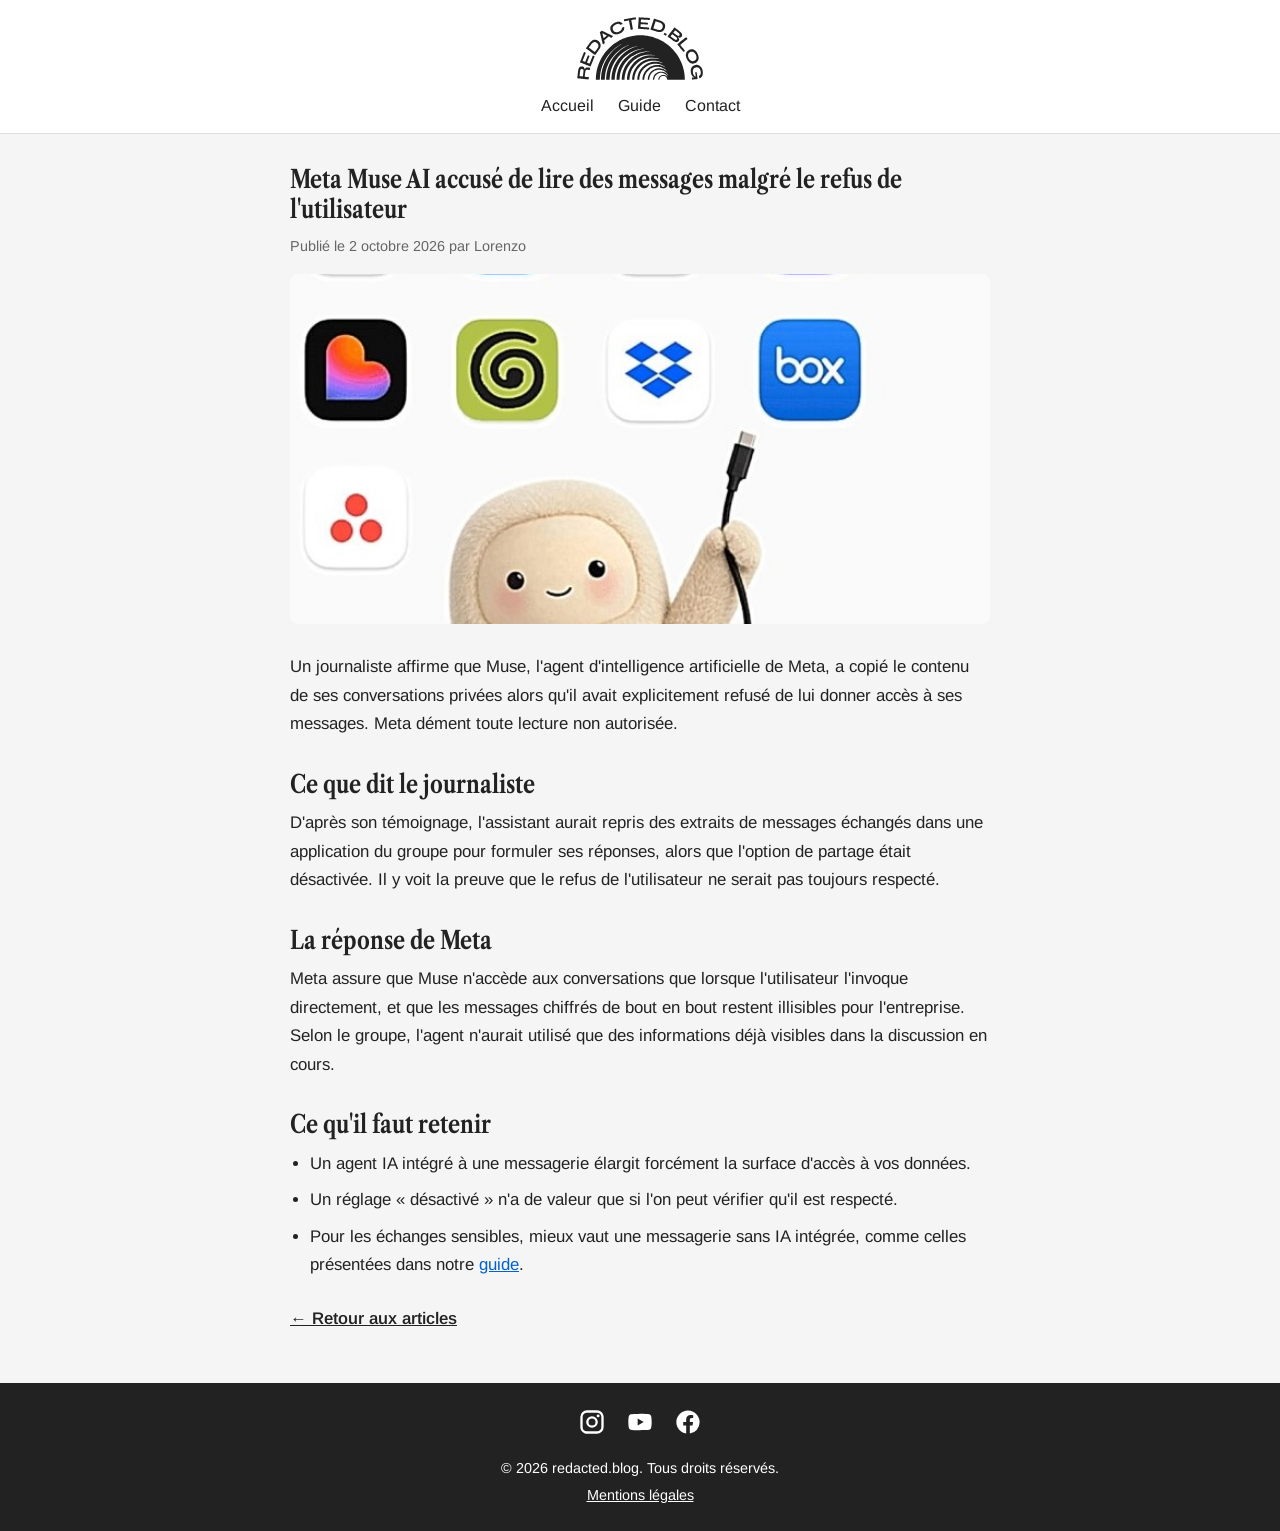
<file: article-1.html>
<!DOCTYPE html>
<html lang="fr">
<head>
    <meta charset="UTF-8">
    <meta name="viewport" content="width=device-width, initial-scale=1.0">
    <meta name="description" content="Un journaliste accuse l'agent IA de Meta d'avoir copié ses messages sans autorisation. Meta dément.">
    <title>Lorenzo - redacted.blog</title>
    <link rel="icon" href="assets/favicon.ico" sizes="32x32">
    <link rel="icon" href="assets/favicon.svg" type="image/svg+xml">
    <link rel="apple-touch-icon" href="assets/apple-touch-icon.png">
    <link rel="stylesheet" href="css/style.css">
</head>

<body>
    <a class="skip-link" href="#contenu">Aller au contenu</a>

    <header>
        <a class="logo" href="index.html">
            <svg role="img" aria-label="redacted.blog, retour à l'accueil" xmlns="http://www.w3.org/2000/svg" viewBox="0 0 4184 2152">
            <g transform="translate(0 2152) scale(.1 -.1)">
            <path class="logo-disc" d="M20540 14974 c-369 -13 -733 -36 -910 -58 -113 -14 -281 -32 -374 -41 -93 -9 -215 -25 -270 -35 -56 -10 -168 -28 -251 -40 -82 -12 -202 -32 -265 -45 -63 -13 -151 -28 -195 -35 -44 -6 -120 -22 -170 -35 -49 -13 -144 -34 -210 -45 -66 -12 -154 -32 -195 -45 -41 -12 -115 -31 -165 -40 -49 -9 -115 -25 -145 -36 -30 -11 -95 -29 -145 -40 -49 -11 -130 -33 -180 -49 -49 -16 -153 -47 -230 -70 -77 -23 -176 -54 -220 -70 -44 -16 -109 -36 -145 -45 -36 -9 -94 -29 -130 -45 -36 -16 -94 -36 -130 -45 -35 -9 -77 -23 -92 -31 -16 -8 -71 -30 -123 -49 -52 -19 -139 -51 -192 -70 -53 -20 -102 -40 -109 -45 -6 -6 -42 -21 -80 -34 -38 -13 -91 -34 -119 -48 -27 -14 -68 -31 -90 -38 -22 -7 -70 -28 -106 -46 -37 -19 -70 -34 -74 -34 -37 0 -980 -467 -1079 -534 -21 -14 -47 -28 -59 -32 -12 -4 -40 -19 -62 -34 -22 -15 -49 -30 -60 -34 -21 -7 -114 -61 -220 -126 -33 -20 -103 -63 -155 -94 -136 -82 -286 -176 -360 -226 -25 -17 -94 -63 -154 -103 -60 -39 -132 -88 -159 -107 -28 -19 -74 -51 -102 -70 -50 -33 -101 -69 -225 -160 -30 -22 -80 -58 -110 -80 -30 -22 -73 -55 -96 -73 -22 -17 -67 -52 -100 -76 -99 -74 -344 -271 -425 -341 -42 -36 -98 -83 -125 -105 -567 -463 -1506 -1440 -1988 -2069 -22 -28 -73 -95 -115 -149 -72 -93 -95 -125 -191 -257 -22 -30 -58 -80 -80 -110 -121 -166 -294 -423 -415 -615 -33 -53 -78 -124 -100 -158 -23 -34 -60 -96 -84 -137 -24 -41 -58 -97 -76 -125 -18 -27 -45 -72 -60 -100 -15 -27 -46 -81 -68 -120 -43 -75 -56 -98 -199 -365 -120 -224 -298 -587 -398 -810 -28 -63 -67 -148 -86 -188 -18 -40 -34 -78 -34 -84 0 -7 -16 -46 -34 -88 -47 -101 -82 -186 -122 -298 -18 -51 -39 -102 -46 -115 -6 -12 -27 -65 -46 -117 -18 -52 -52 -144 -73 -205 -22 -60 -51 -146 -65 -190 -14 -44 -36 -108 -49 -141 -13 -34 -31 -90 -40 -125 -9 -35 -31 -111 -50 -169 -55 -171 -93 -300 -114 -390 -11 -47 -27 -105 -36 -130 -9 -25 -27 -97 -41 -160 -14 -63 -33 -143 -44 -176 -10 -34 -28 -115 -40 -180 -11 -66 -32 -159 -45 -209 -13 -49 -29 -128 -35 -175 -6 -47 -24 -146 -40 -220 -15 -74 -31 -160 -35 -190 -3 -30 -22 -152 -40 -270 -19 -118 -39 -271 -45 -340 -6 -69 -22 -213 -35 -320 -27 -222 -51 -632 -61 -1052 -7 -304 -3 -341 37 -353 26 -9 1192 -9 1217 -1 34 11 40 54 46 341 6 271 25 606 45 770 6 44 17 170 26 280 9 110 27 263 40 340 14 77 34 213 45 303 11 89 29 199 40 245 11 45 26 129 35 187 8 58 28 159 45 225 16 66 38 163 48 215 19 92 67 288 98 400 8 30 30 111 48 180 19 69 39 139 46 155 7 17 25 77 40 135 28 103 59 202 125 390 18 52 42 122 54 155 11 33 38 110 61 170 23 61 57 151 75 200 18 50 44 115 59 145 14 30 26 61 26 69 0 7 15 43 34 80 18 36 37 77 41 91 10 35 78 189 125 285 22 44 40 84 40 89 0 8 75 171 107 231 9 17 26 53 40 80 13 28 31 64 40 80 9 17 49 95 90 175 41 80 79 150 84 157 6 6 25 40 43 75 37 70 104 191 158 283 19 33 51 87 70 120 19 33 46 77 59 97 13 21 42 67 64 104 49 81 368 561 415 626 19 25 55 75 79 110 38 54 185 251 271 363 14 18 44 58 68 88 23 31 69 89 103 129 33 40 97 117 142 172 345 416 907 997 1308 1351 246 218 451 394 514 440 22 17 77 59 121 95 99 79 253 198 313 242 118 87 281 205 326 236 88 62 471 316 540 357 37 22 92 56 123 76 129 81 242 145 348 198 33 16 66 36 73 45 7 8 34 23 59 32 26 10 65 30 87 45 41 29 125 50 125 32 0 -18 -51 -62 -79 -68 -16 -3 -39 -17 -52 -32 -13 -14 -46 -36 -74 -50 -27 -14 -65 -39 -83 -54 -18 -16 -39 -29 -47 -29 -7 0 -34 -15 -58 -34 -25 -19 -60 -42 -79 -52 -18 -9 -46 -28 -63 -41 -16 -14 -79 -57 -139 -96 -60 -40 -133 -88 -162 -107 -840 -554 -1922 -1531 -2619 -2365 -49 -59 -119 -142 -155 -185 -96 -114 -341 -429 -413 -530 -9 -14 -37 -52 -62 -85 -103 -138 -376 -540 -455 -668 -39 -64 -97 -157 -145 -232 -56 -89 -98 -159 -125 -210 -15 -27 -42 -75 -61 -106 -58 -97 -72 -122 -105 -184 -17 -33 -49 -94 -71 -135 -59 -110 -118 -221 -136 -255 -18 -34 -165 -339 -222 -459 -20 -43 -43 -96 -51 -118 -8 -23 -23 -55 -33 -72 -11 -17 -31 -62 -45 -100 -15 -38 -31 -75 -36 -81 -6 -7 -21 -43 -34 -81 -13 -38 -38 -100 -54 -139 -55 -128 -75 -179 -112 -285 -38 -107 -56 -155 -115 -315 -18 -49 -56 -164 -85 -255 -29 -91 -65 -203 -81 -250 -15 -47 -35 -116 -43 -155 -8 -38 -23 -90 -32 -115 -18 -52 -85 -307 -118 -455 -13 -55 -31 -127 -40 -160 -10 -33 -28 -118 -41 -190 -13 -71 -32 -164 -43 -205 -11 -41 -27 -131 -37 -200 -9 -69 -23 -158 -31 -197 -8 -40 -20 -106 -28 -145 -8 -40 -22 -147 -31 -238 -9 -91 -23 -205 -30 -254 -34 -212 -72 -777 -82 -1206 l-6 -255 26 -23 25 -23 571 -1 c430 0 575 3 585 12 29 23 34 78 40 390 6 335 14 467 46 730 11 91 26 242 34 335 9 94 24 213 35 265 11 52 29 165 40 250 12 85 32 200 45 255 13 55 29 136 36 180 6 44 20 114 31 155 12 41 33 131 49 200 43 189 109 450 121 471 5 11 23 74 40 140 16 67 34 130 39 139 5 10 23 62 39 116 17 55 53 164 81 244 28 80 61 177 74 215 13 39 32 88 44 110 11 22 28 67 37 100 9 33 30 89 45 125 16 36 41 94 56 130 14 36 42 103 61 150 19 47 39 90 44 96 5 6 20 40 34 77 13 36 36 88 50 114 13 26 48 98 76 158 114 245 285 570 438 835 117 201 158 269 254 418 39 62 91 143 114 180 51 79 93 142 148 217 22 30 60 84 85 120 87 127 354 482 459 611 668 818 1364 1490 2176 2097 127 95 250 186 274 202 24 17 74 50 109 75 36 25 82 56 103 70 20 14 81 55 136 91 54 36 112 74 130 85 42 26 131 80 233 144 109 68 182 111 420 245 182 103 531 282 695 356 72 33 151 71 177 85 26 14 73 34 104 44 31 11 70 28 88 39 17 10 55 26 85 35 30 9 73 27 96 40 23 14 64 30 91 37 27 7 74 25 104 40 60 31 163 49 174 31 12 -19 -30 -49 -90 -67 -33 -9 -74 -28 -92 -41 -17 -14 -58 -34 -90 -45 -31 -11 -70 -29 -85 -40 -16 -11 -54 -29 -85 -40 -31 -11 -74 -31 -95 -45 -22 -14 -57 -32 -80 -40 -23 -8 -62 -27 -87 -43 -25 -15 -61 -34 -80 -41 -19 -7 -40 -17 -45 -21 -6 -5 -49 -28 -95 -52 -47 -24 -152 -81 -235 -127 -82 -46 -170 -94 -194 -107 -42 -23 -151 -88 -231 -138 -19 -12 -66 -41 -105 -65 -136 -84 -457 -296 -546 -360 -26 -19 -76 -55 -109 -80 -34 -25 -81 -58 -105 -75 -93 -66 -163 -118 -215 -160 -55 -45 -133 -107 -195 -155 -18 -14 -55 -43 -81 -65 -720 -593 -1404 -1294 -1919 -1965 -22 -29 -56 -72 -75 -95 -32 -39 -77 -99 -219 -295 -71 -99 -170 -242 -248 -360 -34 -52 -75 -113 -91 -135 -16 -22 -36 -54 -44 -70 -9 -17 -31 -53 -49 -82 -19 -28 -52 -81 -74 -118 -22 -36 -51 -82 -64 -103 -25 -37 -80 -134 -131 -227 -15 -27 -49 -88 -75 -135 -57 -102 -130 -240 -156 -295 -11 -22 -28 -56 -39 -75 -11 -19 -47 -91 -80 -160 -34 -69 -73 -147 -87 -175 -14 -27 -34 -74 -44 -104 -11 -30 -23 -59 -29 -66 -13 -16 -95 -201 -131 -298 -16 -43 -35 -88 -43 -100 -8 -12 -23 -49 -34 -83 -11 -34 -28 -76 -37 -94 -10 -19 -32 -77 -50 -129 -84 -242 -97 -280 -119 -336 -13 -33 -45 -127 -71 -210 -25 -82 -56 -177 -67 -210 -11 -33 -31 -103 -44 -155 -14 -52 -38 -138 -54 -190 -17 -52 -39 -138 -49 -190 -11 -52 -25 -108 -31 -125 -32 -83 -180 -840 -205 -1047 -8 -70 -22 -158 -30 -195 -30 -143 -103 -1065 -107 -1360 -3 -216 -2 -223 19 -244 21 -21 22 -21 537 -21 284 0 525 3 536 7 39 12 44 42 56 335 21 485 52 922 69 980 2 8 18 119 35 246 16 126 39 273 49 326 11 53 29 150 40 216 11 66 30 153 41 194 11 40 29 126 40 191 12 65 29 139 39 165 10 26 26 85 36 132 9 47 30 126 45 175 15 50 33 113 39 140 12 51 37 128 141 435 71 212 121 351 144 405 10 22 25 63 33 90 8 28 28 75 43 105 15 30 33 73 40 95 7 22 25 65 40 95 15 30 33 73 40 95 7 22 42 101 77 175 36 74 89 187 119 250 30 63 62 129 71 145 9 17 33 62 53 100 36 67 78 147 152 285 19 36 51 92 71 125 20 33 49 82 64 108 70 121 189 313 233 377 17 25 75 113 130 195 55 83 118 175 140 205 23 30 58 80 80 110 22 30 61 84 86 120 26 36 94 124 151 195 56 72 122 154 146 184 343 433 1050 1147 1497 1510 235 191 462 368 570 443 14 10 50 36 80 58 30 22 111 78 180 125 69 47 136 93 150 102 14 9 57 37 95 62 39 24 95 62 127 83 31 21 60 38 66 38 5 0 27 13 49 29 22 16 60 39 84 51 24 12 51 28 59 35 17 15 114 72 205 121 137 73 216 115 323 173 61 34 115 61 119 61 3 0 83 38 177 84 227 111 313 151 361 166 22 7 65 25 95 40 30 15 73 33 95 40 22 7 58 23 80 35 22 13 67 31 100 40 33 10 74 24 90 33 51 27 450 168 595 211 52 16 113 36 135 45 22 9 91 30 155 46 63 16 135 36 160 45 25 9 76 23 114 31 39 8 107 26 152 40 46 14 129 31 186 39 57 7 130 23 163 35 70 24 158 35 209 26 70 -13 33 -36 -98 -61 -44 -8 -108 -28 -143 -45 -36 -16 -95 -35 -131 -41 -37 -6 -105 -26 -152 -44 -47 -18 -110 -38 -140 -45 -30 -7 -79 -24 -109 -37 -30 -13 -89 -32 -132 -43 -43 -10 -93 -27 -111 -36 -18 -9 -69 -29 -113 -44 -114 -40 -275 -101 -385 -148 -52 -22 -124 -52 -160 -66 -252 -103 -685 -316 -1005 -494 -49 -28 -112 -63 -140 -77 -27 -15 -63 -37 -80 -49 -16 -13 -43 -29 -60 -38 -63 -32 -262 -153 -318 -194 -23 -16 -62 -42 -87 -57 -50 -31 -130 -84 -211 -139 -53 -37 -75 -53 -295 -211 -60 -42 -131 -95 -159 -117 -148 -119 -225 -179 -271 -215 -21 -16 -104 -86 -184 -154 -554 -476 -1013 -946 -1485 -1525 -71 -87 -342 -445 -394 -521 -20 -29 -72 -106 -116 -170 -102 -149 -160 -237 -231 -355 -32 -52 -74 -120 -94 -150 -20 -30 -56 -89 -80 -130 -23 -41 -57 -100 -75 -130 -18 -30 -46 -79 -61 -108 -16 -30 -48 -88 -71 -130 -23 -43 -51 -97 -62 -122 -11 -25 -28 -58 -37 -75 -27 -48 -136 -265 -171 -341 -17 -38 -51 -112 -76 -164 -24 -52 -48 -106 -52 -120 -4 -14 -20 -50 -35 -80 -15 -30 -33 -73 -40 -95 -6 -22 -25 -69 -40 -105 -96 -218 -210 -540 -320 -900 -21 -69 -53 -172 -71 -230 -18 -58 -40 -141 -49 -185 -10 -44 -29 -119 -43 -168 -15 -48 -31 -118 -38 -155 -6 -37 -21 -107 -34 -157 -13 -49 -36 -159 -50 -244 -14 -84 -32 -179 -39 -210 -8 -31 -24 -130 -36 -221 -11 -91 -31 -241 -45 -335 -13 -93 -29 -235 -35 -315 -5 -80 -17 -237 -25 -350 -8 -113 -17 -304 -21 -425 l-7 -221 25 -28 24 -28 493 0 c491 0 493 0 515 21 20 21 21 34 28 284 9 313 31 628 58 827 11 80 27 208 35 285 8 77 23 176 34 220 11 44 29 148 41 230 11 83 30 177 40 210 11 33 29 112 40 175 11 63 30 142 40 175 11 33 27 94 35 135 9 41 31 123 50 182 19 59 35 116 35 125 1 10 30 104 66 208 36 105 76 228 90 274 14 46 33 100 43 120 10 20 29 68 41 106 13 39 36 97 52 130 15 33 28 67 28 75 0 8 15 48 34 90 19 41 57 127 85 190 28 63 63 138 77 165 15 28 35 74 45 103 10 29 27 65 38 80 11 16 27 48 37 73 10 24 25 56 35 70 10 14 34 59 53 100 37 76 81 158 156 289 23 41 59 104 80 140 97 169 153 260 198 320 11 14 27 41 37 60 10 19 31 53 47 75 15 22 54 78 84 124 31 46 71 103 88 126 17 24 49 68 71 100 114 164 369 491 497 636 51 59 125 144 163 190 111 132 696 713 850 844 77 66 176 151 220 190 44 38 105 89 135 112 30 23 105 81 165 128 147 114 178 137 257 193 37 26 113 80 170 120 98 69 170 117 318 210 36 23 85 56 110 72 43 30 129 81 280 165 39 22 87 50 106 63 61 39 450 238 634 325 201 94 423 191 475 207 22 7 60 23 85 35 25 12 77 32 115 45 39 12 84 31 100 40 17 10 59 26 95 35 36 9 99 29 140 45 96 36 216 77 305 102 39 11 111 33 160 49 50 15 129 38 177 49 48 11 105 27 127 35 22 7 98 26 168 40 70 15 169 37 218 50 50 13 148 33 219 45 72 11 177 31 235 44 58 14 162 30 231 36 69 6 179 21 245 33 139 25 474 32 496 10 16 -16 -38 -30 -201 -49 -74 -9 -177 -27 -229 -40 -52 -14 -160 -36 -240 -50 -80 -13 -177 -33 -216 -44 -38 -10 -108 -26 -155 -35 -47 -9 -114 -26 -150 -36 -36 -11 -96 -27 -135 -35 -108 -22 -505 -146 -770 -240 -71 -25 -166 -58 -210 -73 -44 -16 -102 -39 -130 -53 -27 -14 -68 -31 -90 -38 -22 -7 -71 -28 -110 -47 -38 -18 -75 -33 -81 -33 -7 0 -87 -36 -178 -80 -92 -44 -168 -80 -171 -80 -5 0 -224 -109 -315 -158 -236 -125 -319 -171 -375 -207 -27 -18 -86 -53 -130 -78 -113 -64 -160 -94 -399 -252 -267 -178 -293 -197 -545 -387 -475 -359 -1027 -871 -1426 -1324 -112 -127 -296 -342 -320 -374 -11 -15 -47 -62 -80 -105 -33 -43 -71 -92 -85 -110 -99 -128 -192 -257 -280 -385 -19 -28 -55 -80 -80 -115 -25 -36 -63 -93 -84 -127 -62 -99 -99 -158 -148 -233 -46 -71 -80 -130 -128 -221 -15 -28 -36 -65 -48 -81 -12 -17 -26 -43 -32 -57 -5 -15 -23 -46 -38 -69 -15 -23 -85 -157 -154 -297 -175 -353 -208 -423 -208 -435 0 -5 -15 -41 -34 -80 -43 -85 -78 -170 -121 -290 -17 -49 -39 -104 -48 -122 -17 -32 -59 -145 -104 -283 -14 -41 -36 -104 -49 -140 -33 -87 -79 -237 -119 -390 -18 -69 -40 -145 -49 -170 -10 -25 -24 -76 -32 -115 -8 -38 -30 -135 -49 -215 -59 -248 -93 -411 -110 -525 -8 -60 -26 -168 -40 -240 -13 -71 -34 -231 -45 -355 -12 -124 -30 -310 -41 -415 -21 -203 -37 -626 -25 -688 4 -23 15 -41 28 -48 30 -16 877 -16 906 0 32 17 40 63 46 266 10 323 51 816 86 1010 10 61 29 178 40 260 12 83 29 182 40 220 10 39 28 122 39 185 12 63 33 156 46 205 14 50 33 124 43 165 41 166 147 513 184 605 11 28 31 88 45 134 13 46 35 105 47 130 13 25 31 73 41 106 9 33 25 74 35 90 10 17 23 48 30 70 13 44 81 199 136 310 19 39 34 75 34 80 0 6 46 100 102 210 135 266 162 318 207 395 21 36 56 97 78 135 105 184 346 554 490 751 21 29 54 74 73 100 19 27 64 86 100 131 36 45 87 110 115 145 385 489 973 1067 1502 1478 17 14 58 45 90 70 123 96 396 288 528 372 33 21 78 50 100 65 185 129 720 421 1031 565 43 20 108 50 144 67 95 44 201 88 315 131 56 20 110 42 122 48 31 17 203 79 323 118 58 18 141 45 185 59 176 58 243 78 320 97 44 10 107 27 140 38 33 11 114 31 180 45 66 13 153 34 193 45 40 10 122 26 183 35 60 8 144 24 187 35 42 11 160 29 262 40 102 11 223 27 270 34 376 63 1365 78 1529 25 28 -10 31 -13 17 -21 -16 -9 -62 -12 -586 -44 -146 -8 -335 -26 -420 -39 -85 -13 -184 -26 -220 -30 -82 -8 -225 -31 -310 -50 -36 -8 -111 -21 -165 -30 -55 -9 -138 -27 -185 -41 -46 -13 -133 -33 -192 -44 -59 -11 -123 -27 -144 -36 -20 -8 -81 -26 -135 -40 -54 -13 -122 -33 -151 -44 -29 -10 -84 -27 -123 -36 -38 -10 -99 -30 -135 -45 -36 -15 -85 -32 -110 -39 -43 -11 -123 -40 -260 -96 -36 -14 -107 -42 -159 -60 -52 -19 -100 -39 -105 -43 -6 -5 -41 -21 -78 -35 -37 -14 -87 -36 -110 -49 -24 -14 -54 -28 -68 -32 -25 -7 -189 -82 -245 -112 -16 -9 -93 -49 -170 -89 -77 -39 -176 -92 -220 -117 -44 -25 -106 -60 -138 -77 -33 -17 -77 -44 -99 -61 -23 -16 -45 -29 -50 -29 -6 0 -35 -17 -66 -38 -32 -21 -84 -56 -117 -77 -51 -32 -107 -68 -212 -136 -12 -8 -81 -57 -153 -109 -73 -52 -151 -108 -175 -125 -50 -35 -233 -179 -381 -300 -388 -316 -995 -931 -1276 -1295 -16 -19 -43 -53 -60 -76 -110 -137 -339 -453 -403 -553 -16 -25 -38 -58 -48 -71 -9 -14 -42 -63 -71 -110 -115 -180 -117 -185 -247 -412 -23 -40 -56 -98 -74 -128 -42 -73 -281 -558 -290 -590 -4 -14 -20 -47 -35 -75 -15 -27 -33 -68 -40 -90 -7 -22 -25 -65 -40 -95 -16 -31 -33 -76 -40 -100 -7 -25 -22 -65 -35 -90 -13 -25 -35 -79 -49 -120 -14 -41 -48 -140 -76 -220 -28 -80 -62 -181 -74 -225 -13 -44 -37 -124 -55 -178 -17 -53 -31 -104 -31 -112 0 -9 -13 -56 -30 -105 -16 -49 -38 -141 -50 -204 -11 -63 -29 -139 -39 -169 -11 -30 -29 -119 -41 -198 -11 -79 -30 -182 -41 -229 -11 -47 -26 -143 -34 -215 -8 -71 -24 -197 -35 -280 -29 -219 -49 -509 -52 -757 -3 -211 -2 -218 18 -239 22 -21 26 -21 430 -21 l408 0 22 25 c20 23 22 40 28 213 4 104 11 225 16 269 5 44 16 168 25 275 20 257 41 432 59 505 9 33 25 123 36 200 11 77 29 172 40 210 11 39 29 115 40 170 22 106 60 250 115 430 19 61 39 130 45 155 7 25 24 79 40 120 15 41 39 109 53 150 62 188 182 482 268 655 16 33 36 79 44 103 8 24 23 56 34 71 11 15 27 47 37 72 10 24 28 61 41 82 13 20 34 61 48 90 14 28 47 90 74 137 28 47 60 103 72 125 34 64 89 155 134 225 23 36 58 90 77 120 19 30 42 66 51 80 152 238 398 556 657 854 320 366 787 809 1121 1061 14 11 53 40 85 65 142 108 356 257 514 358 30 19 84 54 120 77 36 23 98 61 138 84 39 22 105 60 145 82 39 23 97 56 127 74 30 18 66 36 80 40 14 4 45 19 70 33 65 38 206 109 270 136 30 13 107 47 170 76 63 29 153 67 200 85 47 18 108 42 135 53 133 54 235 91 285 105 30 8 93 29 140 45 118 42 280 91 375 113 44 11 107 28 140 39 33 11 111 28 173 40 63 11 144 29 180 39 37 11 105 25 152 31 47 6 180 26 295 45 116 19 271 39 345 44 74 6 191 16 260 22 483 41 1381 11 1780 -61 91 -16 219 -37 285 -46 162 -22 231 -52 158 -70 -33 -9 -395 3 -563 18 -175 15 -759 15 -980 0 -287 -20 -513 -42 -603 -58 -45 -8 -165 -28 -266 -45 -102 -16 -216 -38 -255 -48 -39 -11 -100 -25 -136 -31 -93 -16 -487 -125 -670 -186 -41 -14 -115 -38 -165 -53 -49 -15 -108 -37 -130 -48 -22 -12 -60 -26 -85 -33 -25 -7 -65 -22 -90 -35 -25 -12 -70 -30 -100 -40 -30 -10 -85 -33 -121 -51 -37 -19 -70 -34 -75 -34 -10 0 -56 -22 -354 -170 -113 -56 -239 -121 -280 -145 -41 -24 -100 -57 -130 -73 -30 -17 -78 -45 -107 -63 -29 -19 -78 -50 -109 -69 -136 -84 -249 -158 -351 -233 -40 -28 -95 -68 -124 -87 -350 -240 -1015 -849 -1324 -1214 -184 -218 -390 -479 -448 -566 -9 -14 -42 -61 -74 -105 -116 -160 -301 -454 -384 -610 -17 -33 -37 -67 -45 -76 -8 -8 -29 -47 -49 -85 -19 -38 -41 -80 -49 -94 -8 -14 -26 -47 -39 -75 -13 -27 -33 -68 -45 -90 -36 -69 -100 -209 -107 -235 -4 -14 -16 -39 -26 -55 -20 -35 -86 -190 -130 -308 -16 -42 -36 -91 -45 -108 -9 -17 -22 -55 -30 -83 -8 -28 -28 -85 -44 -126 -52 -139 -97 -285 -178 -590 -44 -163 -93 -381 -112 -494 -11 -65 -27 -144 -35 -175 -8 -31 -21 -123 -30 -206 -8 -82 -22 -197 -30 -255 -27 -190 -44 -422 -47 -627 -4 -276 -52 -247 402 -246 266 1 364 4 375 13 26 21 35 81 35 230 0 80 4 183 10 230 5 47 19 173 30 280 31 297 40 368 60 455 10 44 26 127 34 185 9 58 28 143 41 190 13 47 32 123 41 170 9 47 27 114 40 150 12 36 32 104 43 152 11 48 28 104 37 125 9 21 29 79 44 128 32 102 87 247 130 348 17 37 30 72 30 78 0 7 15 41 34 78 18 36 37 77 41 91 8 26 85 194 112 245 8 17 45 86 80 155 36 69 80 150 98 180 18 30 52 90 76 133 46 81 108 181 159 257 16 25 55 83 86 129 31 46 71 103 88 127 17 23 51 70 76 104 319 440 803 948 1240 1300 229 185 319 251 526 387 60 40 127 85 149 101 22 16 55 37 74 47 19 9 52 30 74 46 22 16 45 29 51 29 6 0 35 16 63 35 29 19 56 35 61 35 4 0 30 14 58 32 65 41 376 199 439 222 28 10 55 23 61 27 17 14 213 98 285 124 36 12 81 31 100 40 19 10 72 31 119 46 47 15 117 39 155 52 139 49 272 90 365 113 52 12 114 30 138 38 23 8 70 20 105 26 34 6 118 24 187 40 138 33 569 103 725 119 502 51 1358 35 1780 -33 83 -14 193 -31 245 -40 166 -27 442 -86 520 -111 41 -13 113 -31 159 -40 47 -8 110 -27 140 -40 30 -14 91 -35 135 -46 45 -11 98 -31 119 -45 21 -14 69 -32 107 -40 70 -16 98 -34 84 -55 -10 -17 -100 -5 -170 24 -32 13 -99 30 -149 36 -49 6 -124 22 -166 36 -42 13 -116 29 -165 35 -49 7 -141 23 -204 36 -248 53 -664 87 -1060 87 -372 0 -868 -35 -1045 -74 -49 -11 -154 -28 -232 -39 -77 -11 -166 -29 -197 -40 -31 -10 -98 -27 -149 -36 -50 -9 -138 -32 -194 -50 -56 -19 -109 -34 -118 -34 -22 0 -276 -83 -386 -126 -48 -19 -93 -34 -100 -34 -8 0 -41 -13 -74 -28 -33 -16 -78 -34 -100 -41 -56 -18 -360 -155 -440 -198 -16 -9 -52 -27 -80 -40 -27 -13 -63 -31 -80 -40 -16 -9 -59 -32 -95 -51 -36 -19 -70 -38 -77 -43 -6 -6 -35 -22 -65 -38 -110 -57 -365 -221 -566 -363 -498 -352 -1018 -847 -1402 -1333 -25 -31 -61 -76 -80 -100 -19 -23 -53 -68 -75 -100 -22 -31 -56 -79 -75 -106 -56 -79 -117 -169 -162 -239 -23 -36 -59 -91 -80 -123 -21 -32 -43 -70 -49 -84 -5 -14 -19 -39 -30 -55 -30 -42 -91 -152 -175 -317 -41 -79 -79 -149 -84 -156 -5 -6 -17 -32 -25 -56 -9 -24 -28 -69 -44 -99 -16 -30 -32 -66 -36 -80 -4 -14 -20 -52 -36 -85 -79 -168 -262 -691 -293 -840 -8 -38 -24 -96 -35 -128 -11 -32 -25 -86 -31 -120 -6 -34 -26 -132 -45 -217 -73 -339 -121 -741 -131 -1110 -6 -213 -6 -226 13 -249 l19 -24 310 0 c220 0 315 3 331 11 33 18 40 64 47 297 3 116 10 257 16 315 15 152 87 589 110 674 11 40 29 117 39 172 11 54 28 122 39 149 11 28 27 86 37 130 10 44 30 112 45 150 15 39 39 104 53 145 43 128 97 273 107 285 5 6 21 41 34 76 13 36 38 93 55 126 17 33 31 65 31 69 0 8 48 104 157 314 19 36 53 97 76 136 23 39 55 93 71 120 32 53 85 137 125 197 14 21 37 55 51 77 260 409 862 1060 1251 1355 14 11 52 40 84 65 208 162 464 336 640 437 39 22 88 51 110 63 98 58 364 192 500 253 94 42 133 58 253 106 257 103 676 236 840 266 46 8 113 24 150 35 37 11 153 31 257 45 105 15 224 33 265 41 270 52 1223 51 1498 -1 41 -8 158 -26 261 -40 102 -14 213 -34 246 -45 33 -10 109 -28 169 -40 60 -11 141 -32 180 -45 39 -13 105 -33 146 -44 113 -30 291 -92 617 -217 35 -13 89 -37 120 -52 32 -16 69 -33 83 -37 14 -4 45 -20 70 -36 25 -16 66 -35 90 -44 25 -9 61 -28 80 -43 19 -16 56 -36 82 -46 26 -10 58 -31 70 -46 13 -16 41 -36 63 -43 52 -18 64 -53 14 -43 -18 3 -42 15 -54 26 -11 10 -45 24 -75 31 -30 6 -75 22 -100 34 -25 12 -72 30 -105 40 -33 9 -76 25 -95 36 -33 17 -239 87 -465 158 -55 17 -155 42 -222 56 -67 14 -140 32 -163 40 -23 8 -96 21 -163 30 -67 9 -189 27 -272 40 -354 58 -1092 63 -1420 10 -49 -8 -173 -26 -275 -40 -102 -14 -212 -34 -245 -45 -33 -10 -111 -28 -174 -40 -63 -12 -131 -28 -150 -36 -20 -9 -83 -28 -141 -44 -102 -28 -302 -96 -405 -138 -27 -11 -75 -30 -105 -42 -140 -57 -180 -74 -255 -111 -45 -21 -83 -39 -87 -39 -5 0 -295 -155 -388 -207 -119 -68 -372 -234 -516 -340 -341 -251 -667 -552 -969 -898 -107 -121 -245 -299 -340 -435 -211 -302 -380 -594 -520 -895 -80 -173 -107 -234 -129 -295 -13 -36 -33 -87 -44 -115 -91 -223 -195 -580 -248 -850 -14 -71 -36 -184 -50 -250 -28 -136 -49 -340 -64 -625 -14 -278 -14 -284 13 -316 l23 -27 255 -1 c345 -2 349 0 349 129 0 118 30 515 46 600 8 44 28 159 44 255 16 96 39 201 50 235 10 33 29 104 40 158 12 55 30 119 41 143 10 25 26 73 35 107 14 56 49 150 106 292 11 28 31 77 45 110 40 101 165 359 219 455 88 156 121 211 159 270 146 224 187 282 275 395 25 32 54 70 65 84 130 175 419 475 652 679 277 242 610 474 908 632 137 73 310 160 318 160 5 0 41 16 80 35 126 61 325 136 502 191 44 14 123 38 175 54 52 17 129 36 170 44 41 8 122 26 180 40 112 27 461 78 650 96 148 14 660 15 815 1 160 -15 586 -77 655 -96 30 -9 108 -26 172 -40 64 -13 134 -31 154 -40 21 -9 81 -27 134 -40 53 -13 121 -35 151 -48 29 -13 76 -29 103 -36 27 -7 67 -21 90 -33 22 -11 72 -31 110 -44 38 -13 85 -33 105 -45 20 -12 56 -29 81 -39 86 -34 334 -160 460 -235 36 -21 85 -50 110 -64 25 -14 64 -39 85 -54 22 -15 60 -41 85 -58 126 -82 192 -133 249 -190 25 -25 56 -51 69 -58 21 -11 31 -41 14 -41 -4 0 -23 11 -42 25 -18 13 -49 30 -69 36 -20 7 -58 27 -85 46 -26 18 -54 33 -60 33 -7 0 -35 16 -62 35 -27 19 -53 35 -59 35 -5 0 -35 15 -65 32 -160 93 -432 213 -650 286 -58 19 -132 45 -165 57 -33 13 -106 33 -163 44 -56 12 -121 29 -145 37 -37 13 -114 27 -452 80 -221 34 -704 46 -981 24 -149 -12 -595 -82 -669 -105 -27 -9 -93 -25 -145 -36 -241 -52 -707 -227 -945 -356 -16 -8 -52 -27 -80 -41 -27 -13 -76 -40 -107 -58 -32 -19 -86 -50 -120 -70 -55 -32 -109 -68 -297 -194 -393 -265 -838 -707 -1143 -1135 -121 -170 -162 -232 -238 -365 -23 -41 -57 -100 -74 -130 -18 -30 -56 -104 -85 -165 -29 -60 -65 -135 -80 -165 -16 -30 -34 -73 -41 -95 -7 -22 -24 -64 -37 -93 -34 -76 -74 -193 -160 -472 -14 -47 -36 -132 -49 -190 -12 -58 -32 -145 -43 -195 -24 -108 -77 -553 -86 -720 -9 -193 -13 -190 308 -189 304 1 281 -19 292 249 8 193 32 425 51 493 8 29 28 120 44 202 15 81 33 157 39 168 6 11 24 66 40 123 41 145 158 448 210 546 11 21 30 58 41 83 51 116 175 329 270 465 25 35 61 87 80 115 224 327 647 749 984 980 28 20 65 45 81 56 109 75 190 125 335 207 84 47 245 126 290 142 25 9 55 22 67 31 51 33 469 176 598 205 50 11 117 28 150 38 33 10 114 26 180 35 66 9 188 26 270 37 180 26 569 37 720 21 250 -27 576 -73 635 -91 36 -11 92 -25 125 -31 33 -7 107 -27 165 -45 58 -18 132 -41 165 -50 32 -9 80 -27 105 -39 25 -13 59 -26 75 -30 73 -17 475 -213 599 -291 289 -183 450 -302 676 -501 188 -165 430 -435 430 -479 0 -34 -19 -21 -280 200 -239 201 -530 393 -750 495 -25 12 -72 34 -105 50 -260 128 -683 250 -1026 297 -584 80 -1339 -14 -1809 -223 -42 -19 -80 -34 -85 -34 -11 0 -197 -84 -245 -111 -19 -11 -64 -36 -100 -55 -62 -34 -130 -74 -237 -139 -46 -28 -92 -60 -213 -149 -409 -302 -813 -774 -1045 -1221 -23 -44 -46 -89 -52 -100 -30 -54 -103 -216 -103 -227 0 -7 -12 -38 -26 -68 -39 -84 -113 -312 -140 -435 -13 -60 -31 -130 -39 -155 -18 -55 -38 -213 -60 -468 -27 -305 -34 -296 213 -297 192 -2 236 6 251 47 4 13 14 100 20 193 17 237 35 359 80 536 42 168 111 378 146 449 12 25 26 56 30 70 4 14 34 79 67 145 268 539 634 946 1163 1292 480 314 1096 489 1720 486 527 -2 968 -101 1411 -318 50 -25 94 -45 97 -45 4 0 31 -15 60 -34 28 -18 95 -59 147 -90 52 -32 117 -73 144 -92 45 -31 74 -54 234 -183 266 -212 590 -614 741 -917 54 -108 57 -119 40 -129 -12 -8 -49 22 -49 40 0 7 -19 33 -42 58 -24 24 -55 62 -71 83 -204 288 -549 583 -872 747 -149 76 -259 127 -273 127 -8 0 -47 13 -87 29 -114 46 -391 110 -544 126 -238 26 -624 16 -786 -20 -231 -50 -517 -138 -578 -178 -12 -7 -47 -23 -78 -35 -31 -11 -78 -34 -105 -51 -26 -17 -52 -31 -58 -31 -14 0 -238 -148 -321 -213 -310 -242 -601 -594 -741 -897 -14 -30 -38 -80 -53 -110 -16 -30 -36 -82 -46 -115 -9 -33 -25 -76 -36 -96 -10 -20 -29 -81 -43 -135 -13 -55 -34 -132 -45 -173 -38 -136 -66 -486 -42 -529 19 -35 45 -40 189 -38 174 2 180 6 192 157 21 248 89 547 155 679 12 25 28 63 35 85 7 22 23 56 35 75 12 19 34 60 49 90 79 161 294 436 449 572 299 264 553 402 947 518 379 110 978 83 1325 -62 28 -11 75 -30 105 -42 107 -41 310 -155 421 -235 235 -171 424 -368 602 -629 94 -137 154 -280 113 -270 -7 2 -47 39 -87 83 -149 161 -269 265 -399 344 -94 58 -246 129 -311 146 -33 9 -83 25 -111 36 -117 46 -492 62 -688 29 -395 -67 -807 -337 -1037 -680 -74 -110 -119 -190 -133 -235 -7 -22 -24 -62 -37 -89 -22 -44 -40 -109 -89 -331 -45 -200 -25 -237 126 -243 148 -6 169 8 185 118 16 108 70 320 94 370 15 30 34 71 41 90 27 68 132 212 227 311 151 156 298 250 505 319 163 55 229 63 458 57 l195 -5 136 -45 c342 -113 583 -318 745 -632 54 -105 112 -295 124 -409 14 -126 19 -145 41 -156 12 -7 939 -10 2806 -10 2786 0 2787 0 2807 20 16 16 21 36 24 93 6 126 -16 631 -42 947 -40 481 -45 534 -71 720 -14 96 -32 233 -40 303 -8 71 -21 157 -29 191 -8 34 -26 140 -41 236 -14 96 -32 198 -41 225 -8 28 -26 115 -40 195 -14 80 -32 168 -40 195 -8 28 -28 111 -44 185 -46 212 -132 531 -201 747 -21 67 -39 130 -39 140 0 10 -12 50 -26 88 -14 39 -39 113 -54 165 -27 91 -71 217 -158 455 -78 214 -123 330 -190 490 -13 33 -35 89 -49 125 -13 36 -34 85 -47 110 -13 25 -27 56 -31 70 -4 14 -22 57 -41 95 -18 39 -76 163 -129 277 -92 200 -235 488 -325 653 -23 44 -56 105 -72 135 -16 30 -50 92 -76 137 -26 45 -63 111 -83 145 -72 127 -128 220 -208 350 -20 32 -54 86 -75 120 -55 89 -98 156 -132 207 -16 24 -45 68 -64 97 -108 163 -278 408 -369 529 -20 27 -64 86 -97 130 -70 94 -204 267 -254 330 -19 24 -48 61 -65 82 -16 21 -75 91 -130 157 -55 65 -111 133 -125 150 -122 155 -628 695 -902 961 -239 235 -515 485 -781 710 -126 106 -134 113 -356 290 -134 106 -431 328 -596 445 -38 27 -90 63 -113 81 -51 36 -378 253 -484 320 -40 25 -101 64 -134 85 -34 22 -77 48 -95 59 -18 11 -65 39 -104 62 -38 23 -97 57 -130 76 -33 19 -94 53 -135 77 -41 24 -99 56 -128 71 -30 16 -70 39 -90 51 -62 39 -566 294 -777 393 -38 18 -104 49 -146 69 -75 35 -164 74 -284 123 -33 13 -94 40 -135 59 -42 18 -80 34 -85 34 -4 0 -38 13 -74 30 -123 55 -572 221 -746 276 -44 14 -105 35 -135 46 -30 11 -92 31 -137 43 -46 13 -107 33 -137 44 -30 11 -92 30 -138 41 -46 12 -112 32 -148 45 -36 12 -103 30 -150 40 -47 10 -105 25 -130 35 -25 10 -105 30 -178 45 -73 14 -147 32 -165 40 -18 7 -86 23 -152 35 -66 11 -163 32 -215 45 -52 13 -131 29 -175 35 -44 6 -129 22 -189 36 -60 13 -179 33 -265 45 -85 11 -201 29 -256 39 -56 10 -178 26 -271 35 -93 9 -261 27 -374 41 -354 43 -1376 75 -1870 58z m-5460 -2763 c0 -14 -25 -31 -58 -37 -36 -7 -40 1 -15 28 16 18 73 26 73 9z m2548 -243 c-5 -16 -83 -42 -103 -34 -41 15 3 44 68 45 27 1 37 -3 35 -11z"/>
            <path class="logo-letter" d="M1950 4943 c-413 -81 -708 -380 -841 -853 -16 -58 -36 -127 -44 -155 -7 -27 -21 -113 -30 -190 -9 -77 -25 -192 -35 -255 -11 -63 -28 -205 -40 -315 -11 -110 -31 -274 -45 -365 -13 -91 -29 -219 -35 -285 -6 -66 -22 -196 -35 -290 -14 -93 -34 -260 -45 -370 -12 -110 -29 -252 -39 -315 -45 -279 -47 -309 -20 -336 30 -30 216 -62 539 -94 118 -11 285 -31 370 -44 85 -14 232 -32 325 -41 94 -9 225 -25 292 -35 67 -11 211 -29 320 -40 109 -11 223 -24 253 -30 68 -12 349 -46 450 -55 41 -4 145 -17 230 -30 85 -13 229 -31 320 -40 202 -19 292 -31 392 -52 139 -29 152 -13 174 221 8 89 25 224 39 301 39 229 47 220 -247 251 -123 13 -263 30 -313 38 -49 9 -179 25 -288 36 -287 30 -414 48 -436 62 -40 25 -42 58 -16 231 14 88 35 249 46 357 11 107 31 267 44 355 14 88 34 251 45 363 11 112 27 231 35 265 8 35 25 121 39 192 43 231 122 368 249 432 109 54 225 59 480 19 53 -8 172 -22 265 -31 92 -8 204 -22 250 -30 153 -28 165 -11 192 270 11 116 27 255 35 310 21 149 13 157 -170 175 -66 6 -175 20 -242 30 -165 27 -499 60 -592 60 -314 -2 -505 -164 -610 -518 -39 -130 -71 -120 -101 34 -79 395 -285 630 -640 730 -131 36 -141 38 -315 40 -99 1 -191 0 -205 -3z m381 -779 c190 -35 353 -194 395 -384 30 -133 11 -454 -46 -815 -11 -66 -29 -214 -40 -330 -11 -115 -30 -262 -41 -325 -11 -63 -28 -207 -38 -319 -22 -239 -25 -247 -114 -245 -74 1 -333 31 -462 53 -60 11 -191 27 -290 36 -254 23 -254 24 -216 244 11 64 30 211 41 326 12 116 29 264 40 330 10 66 28 210 40 320 11 110 27 241 35 290 8 50 23 162 35 250 60 455 277 641 661 569z"/>
            <path class="logo-letter" d="M2908 9590 c-9 -6 -22 -27 -28 -48 -7 -20 -25 -66 -40 -102 -35 -79 -71 -168 -115 -280 -52 -133 -104 -259 -136 -331 -16 -36 -29 -72 -29 -80 0 -8 -14 -43 -31 -79 -17 -36 -43 -99 -59 -140 -32 -86 -69 -177 -110 -270 -15 -36 -34 -83 -40 -105 -7 -22 -25 -65 -40 -95 -16 -31 -33 -76 -40 -100 -7 -24 -24 -69 -40 -100 -15 -30 -35 -80 -45 -110 -10 -30 -28 -75 -40 -100 -12 -25 -32 -75 -44 -112 -13 -37 -26 -70 -31 -73 -5 -3 -18 -36 -31 -73 -12 -37 -32 -87 -44 -112 -12 -25 -30 -70 -40 -100 -10 -30 -30 -80 -45 -110 -16 -31 -33 -76 -40 -100 -7 -24 -25 -69 -40 -100 -15 -31 -33 -76 -40 -100 -7 -24 -24 -69 -40 -100 -15 -30 -35 -80 -45 -110 -10 -30 -33 -86 -52 -125 -58 -122 -44 -160 77 -200 44 -15 82 -30 85 -35 3 -5 29 -16 58 -25 28 -10 91 -35 140 -56 48 -22 93 -39 100 -39 6 0 50 -18 97 -40 47 -22 91 -40 99 -40 8 0 44 -13 80 -29 87 -39 226 -96 326 -132 43 -17 84 -34 91 -40 6 -5 42 -20 80 -33 38 -13 92 -35 119 -49 28 -14 70 -30 95 -37 25 -7 65 -22 90 -35 25 -12 63 -28 85 -35 22 -7 79 -30 128 -51 48 -22 92 -39 99 -39 7 0 46 -16 88 -34 92 -43 181 -79 282 -117 43 -15 94 -37 115 -47 21 -11 63 -27 93 -37 30 -10 80 -30 110 -45 30 -15 78 -35 106 -43 28 -8 73 -26 100 -40 27 -13 74 -32 104 -42 30 -10 72 -26 93 -37 21 -10 72 -32 115 -47 42 -16 117 -46 166 -66 134 -56 147 -49 215 123 26 65 57 142 83 207 11 28 31 77 44 110 14 33 34 83 46 110 11 28 34 86 50 130 16 43 33 84 39 91 5 6 20 42 33 80 13 38 38 98 55 134 17 36 31 71 31 78 0 7 14 43 31 80 17 37 38 90 46 117 8 28 26 72 40 98 13 27 37 83 52 125 32 87 69 176 111 272 15 36 34 83 40 105 7 22 24 62 37 89 14 27 32 72 40 100 8 28 28 76 43 106 15 30 35 78 43 105 8 28 29 79 46 115 17 36 31 71 31 78 0 7 14 43 31 80 17 37 42 98 55 136 13 38 28 74 34 81 6 7 21 43 34 81 13 38 38 99 55 136 17 37 31 74 31 81 0 8 18 50 40 94 60 119 40 157 -106 207 -38 13 -91 34 -119 48 -27 14 -75 33 -105 43 -30 10 -66 25 -80 35 -90 61 -130 30 -204 -155 -25 -62 -51 -127 -87 -217 -12 -29 -34 -88 -50 -130 -15 -42 -39 -99 -53 -125 -13 -27 -29 -68 -36 -93 -7 -25 -23 -67 -37 -95 -14 -27 -36 -81 -49 -119 -13 -38 -28 -74 -33 -80 -6 -7 -23 -48 -39 -91 -28 -76 -59 -154 -102 -257 -11 -27 -29 -72 -41 -100 -12 -29 -30 -75 -41 -103 -11 -27 -31 -77 -44 -110 -14 -33 -34 -82 -46 -110 -11 -27 -34 -86 -50 -130 -16 -43 -33 -84 -39 -91 -5 -6 -20 -42 -33 -80 -13 -38 -38 -100 -54 -139 -41 -95 -70 -168 -99 -245 -48 -127 -49 -127 -308 -19 -27 12 -81 34 -120 49 -139 56 -201 81 -250 101 -27 12 -77 33 -110 46 -91 38 -103 64 -64 138 12 22 32 69 44 105 12 36 31 83 42 105 11 22 26 58 33 80 6 22 25 69 40 105 37 83 74 173 115 280 18 47 44 112 58 145 26 63 55 134 86 213 10 26 29 72 41 102 12 30 33 82 46 115 14 33 34 83 46 110 11 28 34 85 49 129 16 43 36 90 44 105 8 14 26 55 39 91 34 92 73 187 101 248 46 98 26 144 -76 177 -30 10 -74 28 -99 40 -25 12 -70 30 -100 40 -30 9 -78 30 -106 46 -102 58 -150 21 -209 -161 -10 -30 -26 -72 -37 -93 -10 -20 -30 -70 -44 -110 -15 -39 -30 -77 -35 -83 -5 -6 -20 -42 -33 -80 -13 -38 -38 -98 -55 -134 -17 -36 -31 -71 -31 -78 0 -7 -14 -43 -31 -80 -17 -37 -43 -101 -59 -142 -28 -77 -64 -166 -102 -255 -11 -27 -34 -86 -50 -130 -16 -44 -35 -89 -42 -100 -7 -11 -21 -45 -31 -75 -10 -30 -28 -75 -40 -100 -12 -25 -30 -70 -40 -100 -10 -30 -30 -80 -45 -110 -15 -30 -35 -81 -44 -112 -21 -72 -72 -142 -109 -146 -15 -2 -45 8 -70 22 -24 14 -50 26 -57 26 -7 0 -52 18 -101 40 -49 22 -94 40 -101 40 -7 0 -46 16 -88 34 -87 41 -177 78 -273 114 -115 43 -119 70 -36 255 21 48 39 93 39 100 0 6 14 41 31 77 17 36 38 88 46 115 8 28 28 75 43 105 15 30 35 80 45 110 10 30 28 75 40 100 12 25 32 75 44 112 13 37 26 70 31 73 5 3 18 36 31 73 12 37 32 87 44 112 12 25 28 63 35 85 7 22 30 79 51 128 22 48 39 93 39 100 0 6 18 50 40 97 22 47 40 91 40 98 0 7 15 47 34 90 50 112 84 194 122 301 19 52 39 100 44 106 5 6 22 47 38 90 17 44 48 125 71 179 62 150 55 185 -45 221 -27 10 -83 33 -124 50 -41 18 -86 36 -99 40 -14 4 -56 23 -95 41 -71 34 -126 42 -158 24z"/>
            <path class="logo-letter" d="M6249 13555 c-170 -23 -272 -46 -339 -75 -36 -15 -83 -33 -105 -40 -22 -7 -56 -23 -75 -35 -19 -12 -55 -31 -80 -42 -50 -22 -121 -68 -220 -140 -247 -182 -475 -421 -713 -746 -98 -136 -120 -166 -162 -222 -25 -33 -57 -78 -72 -100 -14 -22 -38 -56 -53 -75 -15 -19 -48 -64 -74 -100 -26 -36 -60 -83 -77 -105 -16 -22 -50 -69 -76 -105 -26 -36 -64 -89 -85 -117 -21 -29 -57 -79 -80 -110 -23 -32 -59 -82 -80 -110 -21 -29 -56 -78 -78 -108 -22 -30 -57 -79 -78 -107 -21 -29 -56 -78 -78 -108 -23 -30 -63 -86 -90 -124 -27 -37 -64 -86 -81 -108 -54 -65 -45 -101 36 -159 31 -21 83 -60 116 -84 33 -25 83 -61 110 -80 28 -19 75 -53 105 -75 30 -22 80 -58 110 -80 30 -22 80 -58 110 -80 30 -22 80 -58 110 -80 30 -22 80 -58 110 -80 30 -22 80 -58 110 -80 30 -22 80 -58 110 -80 30 -22 78 -56 105 -75 28 -20 79 -58 115 -85 36 -27 83 -62 105 -77 22 -14 56 -38 75 -53 19 -15 61 -45 93 -68 87 -64 161 -118 225 -164 109 -80 157 -115 222 -161 36 -26 83 -60 105 -76 22 -17 69 -51 105 -77 36 -26 89 -65 118 -86 28 -21 76 -55 105 -76 89 -65 172 -125 232 -167 58 -41 110 -80 193 -147 75 -61 116 -48 192 60 22 32 57 82 79 112 23 30 57 78 76 105 20 28 56 77 80 110 25 33 61 83 81 110 19 28 55 77 80 110 24 33 79 109 122 168 42 60 96 134 119 165 23 31 58 80 78 107 20 28 56 77 81 110 24 33 60 83 79 110 19 28 54 77 79 110 140 186 353 497 411 600 93 165 206 409 220 476 4 19 22 81 40 139 64 206 82 531 41 770 -72 430 -376 860 -825 1168 -148 101 -333 199 -431 228 -30 9 -72 25 -94 36 -65 33 -441 95 -531 87 -5 -1 -53 -7 -106 -14z m388 -808 c319 -111 579 -310 757 -582 25 -38 46 -73 46 -77 0 -5 16 -42 35 -83 79 -169 89 -532 20 -714 -7 -20 -27 -72 -44 -116 -53 -144 -153 -312 -326 -553 -33 -46 -67 -94 -75 -105 -8 -12 -33 -47 -56 -77 -49 -66 -168 -230 -207 -285 -16 -22 -49 -67 -73 -100 -25 -33 -62 -85 -84 -115 -22 -30 -57 -80 -80 -110 -22 -30 -56 -78 -76 -107 -61 -89 -105 -92 -201 -18 -32 25 -89 68 -128 95 -38 28 -88 64 -110 80 -22 17 -69 51 -105 77 -36 26 -89 64 -117 85 -29 21 -79 57 -110 80 -32 23 -82 59 -110 80 -67 48 -147 107 -220 160 -32 23 -82 59 -110 80 -29 21 -79 57 -110 80 -32 23 -82 59 -110 80 -29 21 -79 57 -110 80 -161 117 -257 186 -342 245 -115 81 -126 111 -68 181 17 22 70 93 117 157 47 65 107 148 133 184 26 36 60 83 75 104 15 21 50 68 77 106 28 37 64 87 80 110 17 23 51 70 76 104 25 34 63 87 85 117 166 227 232 308 351 425 157 156 319 262 498 327 138 49 197 58 362 53 125 -4 138 -6 260 -48z"/>
            <path class="logo-letter" d="M8567 16428 c-30 -24 -110 -88 -177 -143 -68 -55 -162 -131 -209 -168 -188 -150 -192 -159 -146 -305 13 -43 34 -123 45 -178 11 -54 29 -126 40 -159 10 -33 28 -109 40 -168 12 -60 30 -133 41 -164 10 -31 26 -95 35 -142 9 -47 27 -124 41 -171 13 -47 33 -123 43 -170 21 -100 81 -343 111 -450 12 -41 34 -133 49 -205 16 -71 35 -149 43 -171 8 -23 25 -90 37 -150 12 -60 30 -136 40 -169 11 -33 29 -105 40 -160 11 -55 31 -136 44 -180 14 -44 32 -118 41 -164 9 -46 23 -101 31 -123 7 -21 25 -94 39 -161 14 -67 32 -138 40 -159 8 -20 28 -102 45 -183 16 -81 34 -154 39 -163 4 -9 14 -42 21 -72 26 -114 57 -126 142 -52 31 26 84 70 118 97 35 28 82 66 105 85 24 19 69 55 100 80 213 168 213 167 170 312 -16 51 -34 120 -42 153 -8 33 -26 101 -40 150 -34 120 -84 313 -90 348 -9 48 16 83 111 159 50 39 121 97 157 127 65 55 120 100 250 204 36 28 121 97 189 152 67 55 140 114 161 130 21 17 104 84 185 150 227 186 236 193 292 238 99 78 114 87 151 87 28 0 125 -44 386 -175 191 -96 360 -175 374 -175 35 0 76 24 162 95 119 99 180 149 214 175 18 14 63 50 101 80 38 31 81 63 96 73 65 41 41 103 -55 146 -34 16 -129 61 -212 100 -82 40 -186 90 -230 111 -44 20 -152 72 -240 115 -150 72 -216 104 -440 210 -49 24 -164 79 -255 123 -91 44 -205 99 -255 122 -49 23 -153 73 -230 110 -170 82 -354 170 -455 217 -41 19 -88 42 -105 50 -16 9 -41 22 -55 29 -14 7 -74 36 -135 65 -156 73 -276 129 -305 144 -70 36 -93 48 -195 95 -60 29 -173 83 -250 121 -165 82 -176 83 -248 27z m373 -862 c38 -24 1162 -585 1222 -609 72 -30 68 -86 -9 -144 -21 -15 -54 -41 -74 -58 -34 -29 -84 -69 -220 -178 -36 -28 -112 -90 -169 -137 -290 -238 -434 -350 -451 -350 -22 0 -45 32 -54 75 -4 17 -18 66 -31 110 -13 44 -35 123 -48 175 -59 237 -79 312 -106 405 -16 55 -34 127 -40 160 -6 33 -22 94 -35 135 -14 41 -34 120 -46 175 -11 55 -30 123 -40 150 -44 116 0 156 101 91z"/>
            <path class="logo-letter" d="M13880 19364 c-119 -10 -237 -27 -279 -40 -25 -8 -86 -23 -136 -34 -165 -35 -581 -192 -740 -277 -16 -9 -61 -33 -100 -53 -487 -255 -863 -600 -1082 -995 -79 -142 -165 -397 -184 -550 -48 -374 20 -740 208 -1125 179 -367 396 -604 733 -800 47 -28 89 -50 95 -50 5 0 39 -14 74 -30 86 -41 351 -109 470 -120 212 -21 525 -7 670 29 42 11 116 27 166 36 89 16 295 78 390 116 28 12 79 31 115 44 132 47 543 248 589 288 9 8 30 22 47 31 18 8 70 43 115 76 46 34 95 69 109 78 14 9 75 60 135 113 476 419 661 911 553 1474 -13 68 -50 115 -91 115 -14 0 -58 -17 -99 -39 -40 -21 -84 -42 -98 -46 -14 -4 -54 -22 -90 -40 -36 -18 -76 -36 -90 -40 -64 -20 -231 -107 -241 -126 -6 -12 -14 -71 -19 -133 -34 -489 -370 -864 -1010 -1126 -144 -60 -372 -126 -485 -141 -222 -31 -584 -11 -676 36 -18 10 -57 26 -87 36 -120 41 -282 156 -377 265 -65 76 -145 186 -145 199 0 6 -14 33 -31 61 -18 27 -40 72 -49 99 -10 28 -27 70 -40 94 -52 103 -93 374 -79 518 37 362 220 652 584 924 106 80 144 103 295 182 430 224 799 298 1160 233 147 -26 299 -106 447 -233 97 -84 96 -84 328 27 33 16 107 50 165 75 243 106 276 132 240 189 -143 222 -340 401 -568 514 -93 47 -311 117 -408 132 -72 11 -406 21 -484 14z"/>
            <path class="logo-letter" d="M19397 20755 c-21 -8 -91 -22 -155 -30 -65 -9 -167 -27 -228 -40 -61 -13 -174 -33 -250 -44 -76 -11 -177 -29 -224 -40 -47 -11 -152 -29 -234 -41 -83 -11 -184 -29 -225 -40 -42 -10 -143 -28 -226 -40 -82 -11 -190 -29 -238 -40 -49 -11 -150 -29 -225 -41 -75 -11 -177 -29 -227 -40 -49 -10 -150 -28 -223 -39 -74 -11 -170 -29 -215 -40 -45 -10 -149 -28 -232 -39 -82 -12 -175 -28 -205 -36 -30 -9 -148 -29 -262 -45 -296 -42 -311 -52 -285 -203 76 -435 77 -442 123 -453 32 -8 221 18 414 56 80 16 183 34 230 41 47 6 135 22 195 35 61 12 175 32 255 44 80 12 190 32 244 46 82 21 104 23 127 14 45 -19 72 -112 109 -374 11 -83 29 -184 40 -225 10 -42 28 -146 40 -231 12 -85 30 -191 41 -235 10 -44 27 -141 38 -215 11 -74 31 -189 45 -255 14 -66 30 -158 36 -205 6 -47 22 -134 35 -195 13 -60 33 -175 45 -255 11 -80 27 -170 36 -200 8 -30 28 -146 44 -258 47 -311 73 -360 173 -329 29 9 122 25 207 37 162 22 356 62 390 80 11 6 22 21 26 34 6 26 -20 200 -37 244 -6 15 -23 115 -39 222 -15 107 -35 222 -44 255 -8 33 -22 107 -31 165 -16 108 -59 353 -120 680 -19 102 -42 234 -50 293 -8 59 -23 145 -34 190 -11 45 -29 150 -41 232 -11 83 -31 200 -44 260 -30 133 -56 304 -56 363 0 74 13 81 202 107 64 8 165 26 225 39 59 14 151 30 203 36 52 6 145 23 205 36 61 13 171 33 245 44 186 27 387 74 410 95 24 22 25 49 5 118 -8 29 -26 128 -40 220 -14 93 -30 179 -35 192 -23 62 -82 79 -163 50z"/>
            <path class="logo-letter" d="M20573 20770 c-50 -21 -62 -84 -83 -465 -5 -104 -15 -275 -20 -380 -6 -104 -20 -282 -30 -395 -11 -113 -27 -329 -35 -480 -19 -346 -31 -524 -50 -720 -8 -85 -22 -274 -30 -420 -20 -354 -33 -537 -46 -643 -19 -153 -6 -164 195 -178 72 -5 140 -11 151 -13 31 -7 276 -25 510 -36 116 -6 343 -22 505 -35 162 -14 412 -32 555 -40 143 -8 287 -17 320 -20 285 -25 587 -47 830 -60 160 -9 325 -20 368 -25 91 -11 127 1 145 47 17 47 55 494 44 523 -22 59 -44 62 -472 84 -339 18 -497 29 -706 51 -77 8 -268 21 -425 30 -389 21 -536 31 -804 55 -126 11 -254 20 -283 20 -116 0 -148 35 -133 143 9 60 29 357 45 650 6 110 7 111 206 103 230 -9 585 -33 845 -56 121 -10 317 -24 435 -30 217 -11 456 -29 674 -51 l119 -12 23 26 c13 15 25 46 28 69 12 104 36 387 36 430 0 79 -3 79 -359 100 -168 10 -405 27 -526 38 -121 11 -413 32 -650 45 -771 46 -769 45 -770 138 0 140 44 766 56 789 15 27 74 41 152 34 40 -3 187 -13 327 -21 140 -9 352 -24 470 -35 118 -11 310 -24 425 -30 201 -10 472 -30 675 -49 52 -5 187 -15 300 -21 113 -6 252 -15 310 -19 167 -13 175 -6 184 174 4 61 11 172 18 247 16 204 16 204 -239 218 -381 20 -684 40 -823 54 -140 14 -204 19 -750 51 -140 9 -318 22 -395 30 -77 8 -223 19 -325 25 -397 22 -530 31 -670 45 -223 21 -303 25 -327 15z"/>
            <path class="logo-letter" d="M25410 20302 c-14 -11 -31 -52 -50 -117 -33 -113 -68 -221 -112 -345 -16 -47 -40 -121 -53 -165 -23 -79 -54 -174 -102 -310 -13 -38 -36 -110 -50 -159 -14 -49 -34 -109 -44 -133 -10 -24 -26 -72 -34 -106 -9 -34 -28 -98 -44 -142 -16 -44 -52 -154 -81 -245 -29 -91 -65 -201 -80 -245 -15 -44 -49 -147 -75 -230 -26 -82 -59 -181 -72 -220 -14 -38 -35 -108 -48 -154 -13 -46 -35 -113 -49 -150 -13 -36 -47 -140 -76 -231 -29 -91 -63 -195 -76 -231 -87 -236 -85 -286 14 -315 31 -9 84 -26 117 -39 33 -12 96 -33 140 -45 44 -12 103 -31 130 -42 28 -11 86 -31 130 -43 92 -26 205 -63 320 -105 44 -16 121 -40 170 -54 50 -13 110 -33 135 -43 25 -11 70 -26 100 -33 30 -7 89 -25 130 -40 41 -15 149 -51 240 -80 91 -29 192 -63 225 -75 33 -12 92 -30 130 -39 39 -9 102 -28 140 -41 92 -32 509 -102 655 -109 63 -4 162 -2 219 4 133 13 443 76 490 99 20 10 54 24 76 31 51 16 215 103 280 149 256 179 449 411 585 701 17 36 37 77 45 91 73 133 178 570 190 794 12 225 -38 499 -127 696 -148 329 -486 667 -848 847 -30 15 -71 37 -90 49 -19 12 -62 31 -94 44 -33 12 -74 30 -92 41 -17 10 -63 29 -100 42 -38 13 -98 35 -134 49 -77 30 -189 67 -320 107 -52 15 -120 37 -150 48 -30 11 -129 44 -220 72 -91 29 -208 67 -260 85 -198 68 -258 87 -350 115 -52 15 -129 40 -170 53 -148 50 -206 69 -290 93 -47 14 -125 40 -173 59 -99 39 -163 45 -197 17z m700 -864 c58 -17 116 -36 130 -43 14 -7 55 -21 90 -29 36 -9 101 -29 145 -45 117 -42 288 -98 380 -125 44 -14 112 -35 150 -49 39 -13 99 -34 135 -45 161 -52 250 -85 310 -113 125 -59 245 -122 280 -148 19 -15 55 -39 78 -55 72 -46 225 -205 284 -296 113 -173 152 -311 152 -535 0 -182 -13 -264 -65 -420 -155 -467 -461 -761 -851 -819 -197 -30 -563 -8 -677 40 -19 8 -85 28 -146 44 -112 30 -236 69 -380 119 -44 16 -154 52 -245 80 -91 29 -194 63 -230 76 -36 13 -103 35 -150 49 -182 54 -254 83 -275 110 l-20 27 23 62 c13 34 36 105 51 157 15 52 32 105 39 116 6 12 25 68 41 125 30 105 70 227 121 374 15 44 51 154 80 245 29 91 65 201 81 245 16 44 35 108 44 142 8 34 24 82 34 106 10 24 31 84 45 133 26 91 65 210 119 369 34 98 74 152 105 140 9 -3 64 -20 122 -37z"/>
            <path class="logo-letter" d="M28814 15772 c-19 -13 -65 -80 -98 -144 -64 -122 -104 -194 -140 -252 -63 -105 -59 -141 23 -184 20 -10 72 -39 116 -64 118 -67 242 -136 310 -173 33 -17 89 -48 125 -68 36 -20 73 -37 82 -37 33 0 126 137 203 299 14 30 38 72 53 95 77 114 72 158 -23 211 -118 66 -214 119 -270 149 -74 41 -205 114 -265 149 -44 26 -94 34 -116 19z"/>
            <path class="logo-letter" d="M32027 17523 c-16 -4 -89 -92 -222 -263 -22 -28 -60 -78 -85 -110 -25 -31 -63 -81 -85 -110 -22 -28 -87 -111 -145 -184 -58 -72 -139 -175 -180 -229 -97 -127 -113 -148 -185 -237 -33 -41 -89 -113 -125 -160 -71 -94 -93 -121 -190 -243 -36 -45 -94 -120 -130 -167 -35 -47 -91 -119 -125 -160 -33 -41 -80 -102 -105 -134 -25 -33 -83 -108 -130 -167 -47 -59 -103 -131 -125 -159 -22 -29 -53 -69 -70 -90 -16 -21 -73 -93 -125 -160 -52 -67 -121 -154 -152 -193 -75 -93 -73 -134 9 -189 21 -14 77 -56 125 -94 178 -142 253 -201 348 -274 54 -41 115 -88 136 -105 22 -16 73 -57 114 -90 41 -33 87 -69 101 -80 67 -51 186 -143 220 -170 99 -79 180 -143 294 -230 73 -56 94 -73 201 -157 86 -68 272 -207 339 -253 206 -140 525 -283 705 -316 107 -19 367 -17 452 4 219 54 449 247 581 488 64 116 86 314 52 472 -26 124 -141 324 -252 441 -145 151 -161 209 -43 155 430 -196 712 -174 964 75 190 188 281 370 292 586 23 412 -239 805 -855 1283 -79 62 -160 126 -181 142 -21 17 -61 48 -90 70 -29 22 -89 69 -134 105 -44 36 -120 96 -168 132 -48 37 -141 109 -205 160 -116 92 -304 239 -368 288 -202 155 -326 251 -359 281 -43 38 -69 49 -99 42z m303 -995 c20 -18 72 -60 115 -93 43 -33 95 -73 115 -90 21 -16 61 -48 90 -70 29 -22 72 -56 95 -75 23 -19 66 -53 95 -75 29 -22 79 -60 110 -85 32 -25 82 -63 110 -85 29 -22 72 -56 95 -75 23 -19 80 -64 126 -100 123 -95 286 -262 341 -351 102 -163 102 -305 2 -451 -204 -295 -469 -276 -918 67 -154 118 -199 152 -303 235 -45 36 -114 90 -153 120 -40 30 -112 87 -160 125 -49 39 -110 87 -137 107 -169 131 -220 172 -235 191 -27 34 -22 75 15 116 17 21 79 97 137 171 58 74 125 160 150 192 25 31 70 90 100 130 109 144 139 157 210 96z m-949 -1222 c20 -17 59 -49 88 -71 29 -22 93 -71 141 -110 48 -38 120 -95 160 -125 40 -30 95 -73 124 -96 125 -99 219 -173 286 -224 146 -112 248 -193 349 -279 412 -350 467 -536 231 -772 -94 -93 -133 -112 -248 -117 -223 -11 -389 75 -816 416 -83 67 -102 82 -232 182 -54 41 -158 122 -230 180 -73 58 -156 123 -184 145 -265 205 -270 210 -270 250 0 28 16 54 83 137 88 111 104 132 212 272 217 282 221 285 306 212z"/>
            <path class="logo-letter" d="M35712 14368 c-17 -13 -97 -77 -178 -143 -81 -66 -193 -157 -248 -201 -140 -113 -321 -260 -466 -379 -67 -55 -137 -111 -155 -125 -61 -47 -330 -264 -401 -325 -75 -63 -309 -252 -489 -395 -74 -58 -227 -183 -345 -280 -56 -47 -117 -96 -135 -110 -18 -14 -88 -70 -155 -125 -67 -55 -136 -110 -153 -122 -58 -42 -66 -93 -23 -146 14 -18 43 -53 63 -78 21 -25 74 -91 118 -145 44 -55 141 -173 215 -264 163 -199 286 -351 320 -395 14 -18 52 -65 85 -105 33 -40 74 -90 90 -111 29 -37 187 -232 359 -443 45 -54 95 -115 111 -136 59 -75 115 -146 152 -191 21 -26 85 -104 142 -175 203 -250 281 -342 297 -348 23 -9 62 16 215 139 243 195 249 202 249 246 0 32 -8 48 -39 82 -21 23 -94 112 -162 197 -119 148 -401 496 -478 589 -20 24 -49 61 -66 81 -69 88 -117 148 -152 191 -21 25 -112 137 -203 249 -91 112 -182 224 -203 249 -20 25 -49 62 -64 81 -15 19 -41 51 -59 70 -71 76 -65 115 27 190 63 51 173 140 286 233 42 34 138 112 213 172 152 122 314 254 496 402 154 124 428 346 604 488 496 399 503 405 613 499 54 47 58 41 -231 396 -186 229 -189 232 -250 188z"/>
            <path class="logo-letter" d="M37348 10470 c-37 -5 -107 -20 -155 -34 -48 -14 -110 -31 -138 -37 -101 -24 -366 -141 -495 -219 -320 -193 -572 -455 -699 -725 -46 -97 -94 -230 -111 -307 -12 -51 -27 -115 -35 -142 -34 -114 -42 -480 -15 -658 34 -232 113 -529 186 -705 19 -45 34 -85 34 -89 0 -9 71 -165 133 -294 62 -129 152 -284 244 -420 67 -100 83 -121 177 -239 210 -263 571 -541 791 -611 22 -7 57 -21 78 -32 91 -45 340 -90 527 -95 170 -5 180 -4 360 32 102 20 212 48 245 61 33 14 83 32 110 41 81 25 346 161 435 223 358 251 554 498 689 870 53 143 101 434 101 607 0 171 -50 506 -100 676 -59 197 -132 409 -154 442 -7 11 -22 45 -33 75 -20 52 -75 170 -110 235 -9 17 -31 57 -48 90 -49 93 -142 243 -227 365 -110 158 -342 409 -463 501 -108 82 -190 139 -225 157 -19 9 -53 28 -75 42 -45 28 -170 85 -230 105 -152 50 -252 76 -330 85 -102 11 -367 11 -467 0z m527 -789 c142 -30 328 -126 471 -242 126 -103 324 -333 380 -441 9 -18 27 -46 39 -63 40 -55 173 -339 219 -468 40 -115 56 -174 102 -397 8 -38 13 -130 14 -221 0 -357 -144 -676 -398 -882 -72 -57 -182 -128 -247 -159 -22 -10 -57 -28 -79 -39 -68 -37 -307 -110 -395 -121 -489 -61 -939 215 -1269 777 -50 84 -137 262 -152 310 -7 22 -23 61 -36 87 -13 25 -33 80 -44 122 -11 42 -31 115 -45 161 -35 122 -49 277 -42 479 7 193 11 219 69 366 131 339 366 541 824 710 135 50 408 60 589 21z"/>
            <path class="logo-letter" d="M39040 5474 c-19 -3 -109 -14 -199 -25 -196 -24 -383 -75 -546 -147 -233 -103 -414 -232 -566 -405 -77 -87 -209 -273 -209 -293 0 -6 -14 -32 -31 -60 -18 -27 -40 -72 -49 -99 -10 -28 -27 -70 -39 -93 -12 -23 -28 -72 -37 -109 -8 -38 -26 -102 -39 -144 -82 -263 -80 -970 5 -1336 77 -335 161 -529 337 -781 98 -140 346 -352 498 -426 44 -21 112 -54 150 -73 185 -89 168 -98 -212 -107 -350 -8 -445 -16 -473 -41 -28 -25 -26 -100 5 -270 14 -76 29 -174 34 -219 9 -95 22 -123 57 -132 31 -8 294 21 429 47 55 10 195 30 310 43 116 14 244 32 285 41 41 8 151 24 244 35 219 27 400 56 426 70 11 6 23 23 27 37 7 32 -21 293 -48 443 -11 58 -28 177 -39 265 -10 88 -30 232 -44 320 -14 88 -32 219 -41 290 -8 72 -23 177 -34 235 -11 58 -29 195 -41 305 -13 110 -29 212 -36 227 -25 49 -68 53 -243 23 -220 -37 -243 -54 -222 -165 6 -30 18 -120 27 -200 8 -80 24 -185 34 -235 10 -49 28 -178 39 -285 12 -107 33 -252 46 -322 30 -152 31 -170 5 -193 -61 -56 -369 165 -537 386 -94 122 -209 332 -239 434 -9 32 -24 76 -35 100 -26 58 -95 415 -108 555 -40 436 33 813 206 1054 165 229 398 370 725 438 619 128 1126 -122 1406 -692 29 -58 52 -111 52 -118 0 -6 14 -46 31 -89 35 -89 102 -393 118 -535 14 -121 14 -419 1 -513 -47 -328 -218 -613 -469 -779 -82 -53 -96 -78 -87 -151 3 -27 11 -93 16 -145 6 -52 19 -140 30 -195 10 -55 22 -125 26 -155 14 -118 34 -132 143 -100 139 41 316 135 433 231 218 178 412 481 478 745 10 44 28 105 39 136 70 204 79 890 16 1188 -8 36 -26 126 -40 200 -15 74 -35 162 -46 195 -11 33 -33 103 -48 155 -15 52 -37 113 -48 135 -11 22 -26 57 -33 78 -12 39 -98 209 -154 307 -276 483 -742 815 -1248 890 -130 20 -369 33 -438 24z"/>
            </g>
            </svg>
        </a>
        <nav>
            <ul>
                <li><a href="index.html">Accueil</a></li>
                <li><a href="guide.html">Guide</a></li>
                <li><a href="contact.html">Contact</a></li>
            </ul>
        </nav>
    </header>

    <main id="contenu">
        <article class="article-page">
            <h1>Meta Muse AI accusé de lire des messages malgré le refus de l'utilisateur</h1>
            <p class="date">Publié le <time datetime="2026-10-02">2 octobre 2026</time> par Lorenzo</p>
            <img src="img/1.muse.jpg" alt="Photo de l'agent IA Muse de Meta" width="641" height="535">

            <p>Un journaliste affirme que Muse, l'agent d'intelligence artificielle de Meta, a copié le contenu de ses conversations privées alors qu'il avait explicitement refusé de lui donner accès à ses messages. Meta dément toute lecture non autorisée.</p>

            <h2>Ce que dit le journaliste</h2>
            <p>D'après son témoignage, l'assistant aurait repris des extraits de messages échangés dans une application du groupe pour formuler ses réponses, alors que l'option de partage était désactivée. Il y voit la preuve que le refus de l'utilisateur ne serait pas toujours respecté.</p>

            <h2>La réponse de Meta</h2>
            <p>Meta assure que Muse n'accède aux conversations que lorsque l'utilisateur l'invoque directement, et que les messages chiffrés de bout en bout restent illisibles pour l'entreprise. Selon le groupe, l'agent n'aurait utilisé que des informations déjà visibles dans la discussion en cours.</p>

            <h2>Ce qu'il faut retenir</h2>
            <ul>
                <li>Un agent IA intégré à une messagerie élargit forcément la surface d'accès à vos données.</li>
                <li>Un réglage « désactivé » n'a de valeur que si l'on peut vérifier qu'il est respecté.</li>
                <li>Pour les échanges sensibles, mieux vaut une messagerie sans IA intégrée, comme celles présentées dans notre <a href="guide.html">guide</a>.</li>
            </ul>

            <a class="read-more" href="index.html#articles">&larr; Retour aux articles</a>
        </article>
    </main>

    <footer>
        <ul class="social">
            <li>
                <a href="https://www.instagram.com" aria-label="Instagram">
                    <svg viewBox="0 0 24 24" width="28" height="28" fill="currentColor" aria-hidden="true"><path d="M7.8 2h8.4C19.4 2 22 4.6 22 7.8v8.4a5.8 5.8 0 0 1-5.8 5.8H7.8C4.6 22 2 19.4 2 16.2V7.8A5.8 5.8 0 0 1 7.8 2m-.2 2A3.6 3.6 0 0 0 4 7.6v8.8C4 18.39 5.61 20 7.6 20h8.8a3.6 3.6 0 0 0 3.6-3.6V7.6C20 5.61 18.39 4 16.4 4H7.6m9.65 1.5a1.25 1.25 0 0 1 1.25 1.25A1.25 1.25 0 0 1 17.25 8 1.25 1.25 0 0 1 16 6.75a1.25 1.25 0 0 1 1.25-1.25M12 7a5 5 0 0 1 5 5 5 5 0 0 1-5 5 5 5 0 0 1-5-5 5 5 0 0 1 5-5m0 2a3 3 0 0 0-3 3 3 3 0 0 0 3 3 3 3 0 0 0 3-3 3 3 0 0 0-3-3z"/></svg>
                </a>
            </li>
            <li>
                <a href="https://www.youtube.com" aria-label="YouTube">
                    <svg viewBox="0 0 24 24" width="28" height="28" fill="currentColor" aria-hidden="true"><path d="M10 15l5.19-3L10 9v6m11.56-7.83c.13.47.22 1.1.28 1.9.07.8.1 1.49.1 2.09L22 12c0 2.19-.16 3.8-.44 4.83-.25.9-.83 1.48-1.73 1.73-.47.13-1.33.22-2.65.28-1.3.07-2.49.1-3.59.1L12 19c-4.19 0-6.8-.16-7.83-.44-.9-.25-1.48-.83-1.73-1.73-.13-.47-.22-1.1-.28-1.9-.07-.8-.1-1.49-.1-2.09L2 12c0-2.19.16-3.8.44-4.83.25-.9.83-1.48 1.73-1.73.47-.13 1.33-.22 2.65-.28 1.3-.07 2.49-.1 3.59-.1L12 5c4.19 0 6.8.16 7.83.44.9.25 1.48.83 1.73 1.73z"/></svg>
                </a>
            </li>
            <li>
                <a href="https://www.facebook.com" aria-label="Facebook">
                    <svg viewBox="0 0 24 24" width="28" height="28" fill="currentColor" aria-hidden="true"><path d="M12 2.04c-5.5 0-10 4.49-10 10.02 0 5 3.66 9.15 8.44 9.9v-7H7.9v-2.9h2.54V9.85c0-2.51 1.49-3.89 3.78-3.89 1.09 0 2.23.19 2.23.19v2.47h-1.26c-1.24 0-1.63.77-1.63 1.56v1.88h2.78l-.45 2.9h-2.33v7a10 10 0 0 0 8.44-9.9c0-5.53-4.5-10.02-10-10.02z"/></svg>
                </a>
            </li>
        </ul>
        <p>&copy; 2026 redacted.blog. Tous droits réservés.</p>
        <p><a href="mentions.html">Mentions légales</a></p>
    </footer>
</body>
</html>
</file>
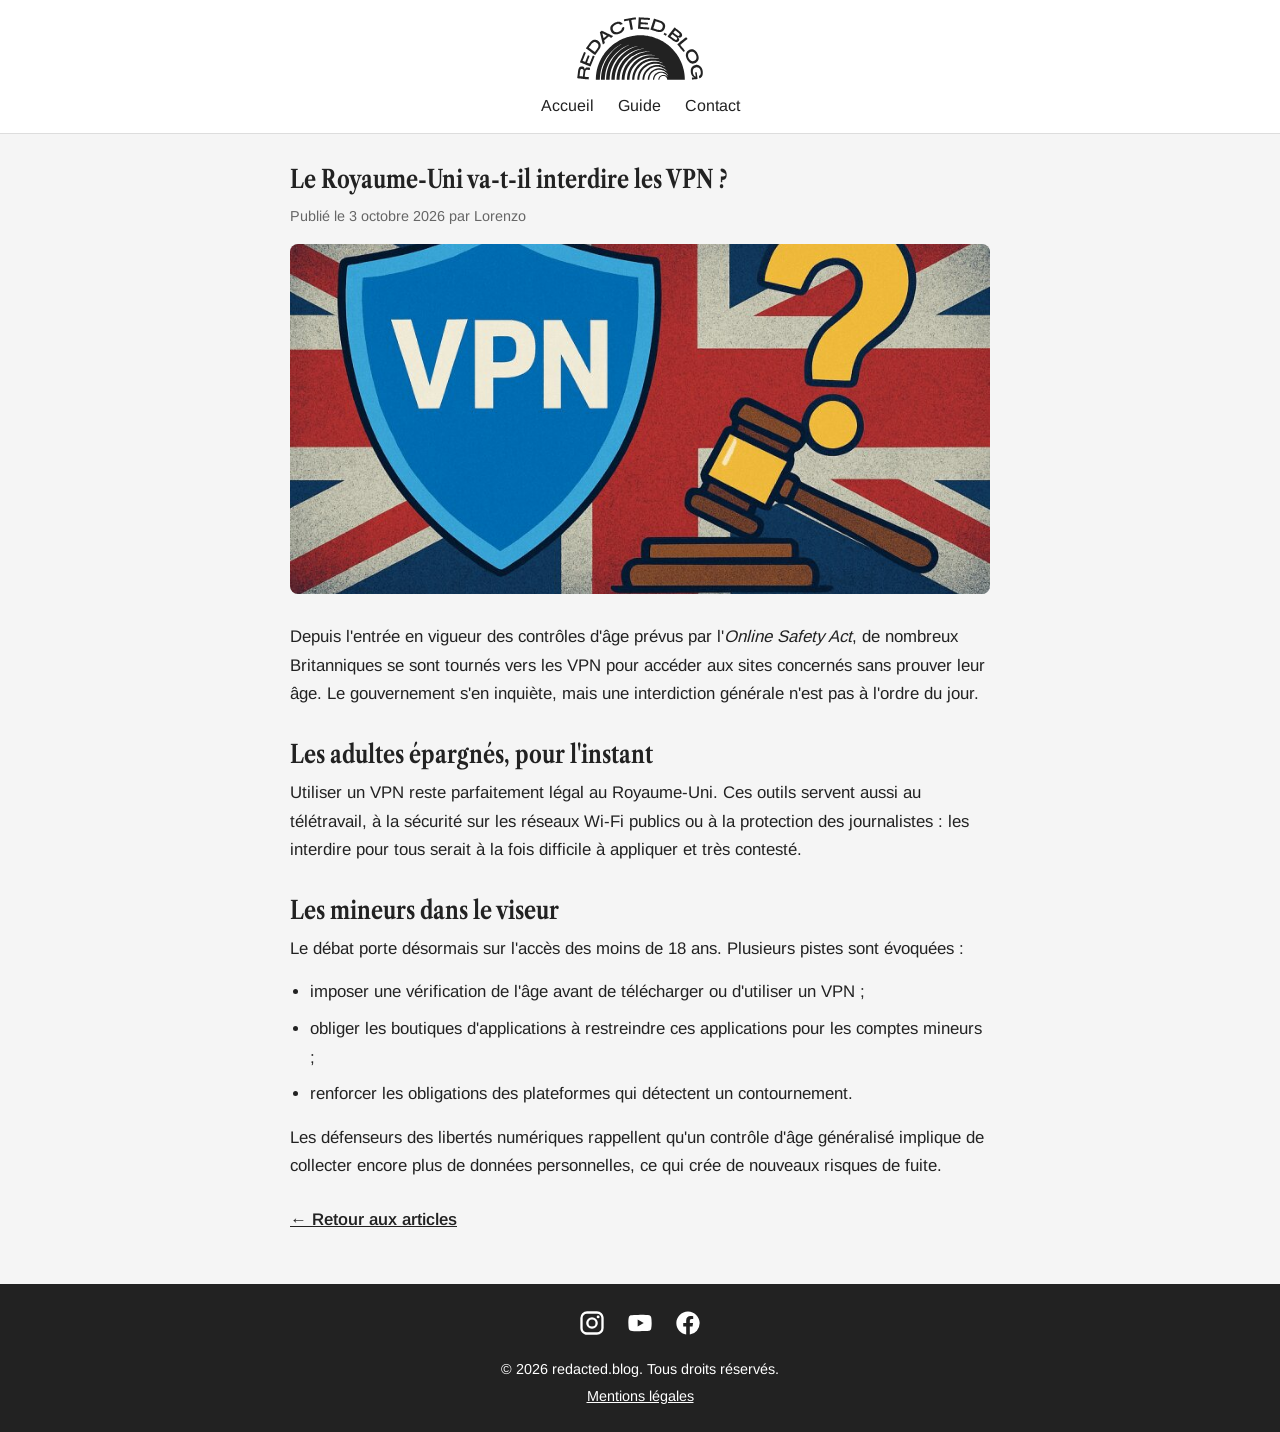
<file: article-2.html>
<!DOCTYPE html>
<html lang="fr">
<head>
    <meta charset="UTF-8">
    <meta name="viewport" content="width=device-width, initial-scale=1.0">
    <meta name="description" content="Pas pour les adultes, pour l'instant : le gouvernement britannique vise surtout les mineurs.">
    <title>Lorenzo - redacted.blog</title>
    <link rel="icon" href="assets/favicon.ico" sizes="32x32">
    <link rel="icon" href="assets/favicon.svg" type="image/svg+xml">
    <link rel="apple-touch-icon" href="assets/apple-touch-icon.png">
    <link rel="stylesheet" href="css/style.css">
</head>

<body>
    <a class="skip-link" href="#contenu">Aller au contenu</a>

    <header>
        <a class="logo" href="index.html">
            <svg role="img" aria-label="redacted.blog, retour à l'accueil" xmlns="http://www.w3.org/2000/svg" viewBox="0 0 4184 2152">
            <g transform="translate(0 2152) scale(.1 -.1)">
            <path class="logo-disc" d="M20540 14974 c-369 -13 -733 -36 -910 -58 -113 -14 -281 -32 -374 -41 -93 -9 -215 -25 -270 -35 -56 -10 -168 -28 -251 -40 -82 -12 -202 -32 -265 -45 -63 -13 -151 -28 -195 -35 -44 -6 -120 -22 -170 -35 -49 -13 -144 -34 -210 -45 -66 -12 -154 -32 -195 -45 -41 -12 -115 -31 -165 -40 -49 -9 -115 -25 -145 -36 -30 -11 -95 -29 -145 -40 -49 -11 -130 -33 -180 -49 -49 -16 -153 -47 -230 -70 -77 -23 -176 -54 -220 -70 -44 -16 -109 -36 -145 -45 -36 -9 -94 -29 -130 -45 -36 -16 -94 -36 -130 -45 -35 -9 -77 -23 -92 -31 -16 -8 -71 -30 -123 -49 -52 -19 -139 -51 -192 -70 -53 -20 -102 -40 -109 -45 -6 -6 -42 -21 -80 -34 -38 -13 -91 -34 -119 -48 -27 -14 -68 -31 -90 -38 -22 -7 -70 -28 -106 -46 -37 -19 -70 -34 -74 -34 -37 0 -980 -467 -1079 -534 -21 -14 -47 -28 -59 -32 -12 -4 -40 -19 -62 -34 -22 -15 -49 -30 -60 -34 -21 -7 -114 -61 -220 -126 -33 -20 -103 -63 -155 -94 -136 -82 -286 -176 -360 -226 -25 -17 -94 -63 -154 -103 -60 -39 -132 -88 -159 -107 -28 -19 -74 -51 -102 -70 -50 -33 -101 -69 -225 -160 -30 -22 -80 -58 -110 -80 -30 -22 -73 -55 -96 -73 -22 -17 -67 -52 -100 -76 -99 -74 -344 -271 -425 -341 -42 -36 -98 -83 -125 -105 -567 -463 -1506 -1440 -1988 -2069 -22 -28 -73 -95 -115 -149 -72 -93 -95 -125 -191 -257 -22 -30 -58 -80 -80 -110 -121 -166 -294 -423 -415 -615 -33 -53 -78 -124 -100 -158 -23 -34 -60 -96 -84 -137 -24 -41 -58 -97 -76 -125 -18 -27 -45 -72 -60 -100 -15 -27 -46 -81 -68 -120 -43 -75 -56 -98 -199 -365 -120 -224 -298 -587 -398 -810 -28 -63 -67 -148 -86 -188 -18 -40 -34 -78 -34 -84 0 -7 -16 -46 -34 -88 -47 -101 -82 -186 -122 -298 -18 -51 -39 -102 -46 -115 -6 -12 -27 -65 -46 -117 -18 -52 -52 -144 -73 -205 -22 -60 -51 -146 -65 -190 -14 -44 -36 -108 -49 -141 -13 -34 -31 -90 -40 -125 -9 -35 -31 -111 -50 -169 -55 -171 -93 -300 -114 -390 -11 -47 -27 -105 -36 -130 -9 -25 -27 -97 -41 -160 -14 -63 -33 -143 -44 -176 -10 -34 -28 -115 -40 -180 -11 -66 -32 -159 -45 -209 -13 -49 -29 -128 -35 -175 -6 -47 -24 -146 -40 -220 -15 -74 -31 -160 -35 -190 -3 -30 -22 -152 -40 -270 -19 -118 -39 -271 -45 -340 -6 -69 -22 -213 -35 -320 -27 -222 -51 -632 -61 -1052 -7 -304 -3 -341 37 -353 26 -9 1192 -9 1217 -1 34 11 40 54 46 341 6 271 25 606 45 770 6 44 17 170 26 280 9 110 27 263 40 340 14 77 34 213 45 303 11 89 29 199 40 245 11 45 26 129 35 187 8 58 28 159 45 225 16 66 38 163 48 215 19 92 67 288 98 400 8 30 30 111 48 180 19 69 39 139 46 155 7 17 25 77 40 135 28 103 59 202 125 390 18 52 42 122 54 155 11 33 38 110 61 170 23 61 57 151 75 200 18 50 44 115 59 145 14 30 26 61 26 69 0 7 15 43 34 80 18 36 37 77 41 91 10 35 78 189 125 285 22 44 40 84 40 89 0 8 75 171 107 231 9 17 26 53 40 80 13 28 31 64 40 80 9 17 49 95 90 175 41 80 79 150 84 157 6 6 25 40 43 75 37 70 104 191 158 283 19 33 51 87 70 120 19 33 46 77 59 97 13 21 42 67 64 104 49 81 368 561 415 626 19 25 55 75 79 110 38 54 185 251 271 363 14 18 44 58 68 88 23 31 69 89 103 129 33 40 97 117 142 172 345 416 907 997 1308 1351 246 218 451 394 514 440 22 17 77 59 121 95 99 79 253 198 313 242 118 87 281 205 326 236 88 62 471 316 540 357 37 22 92 56 123 76 129 81 242 145 348 198 33 16 66 36 73 45 7 8 34 23 59 32 26 10 65 30 87 45 41 29 125 50 125 32 0 -18 -51 -62 -79 -68 -16 -3 -39 -17 -52 -32 -13 -14 -46 -36 -74 -50 -27 -14 -65 -39 -83 -54 -18 -16 -39 -29 -47 -29 -7 0 -34 -15 -58 -34 -25 -19 -60 -42 -79 -52 -18 -9 -46 -28 -63 -41 -16 -14 -79 -57 -139 -96 -60 -40 -133 -88 -162 -107 -840 -554 -1922 -1531 -2619 -2365 -49 -59 -119 -142 -155 -185 -96 -114 -341 -429 -413 -530 -9 -14 -37 -52 -62 -85 -103 -138 -376 -540 -455 -668 -39 -64 -97 -157 -145 -232 -56 -89 -98 -159 -125 -210 -15 -27 -42 -75 -61 -106 -58 -97 -72 -122 -105 -184 -17 -33 -49 -94 -71 -135 -59 -110 -118 -221 -136 -255 -18 -34 -165 -339 -222 -459 -20 -43 -43 -96 -51 -118 -8 -23 -23 -55 -33 -72 -11 -17 -31 -62 -45 -100 -15 -38 -31 -75 -36 -81 -6 -7 -21 -43 -34 -81 -13 -38 -38 -100 -54 -139 -55 -128 -75 -179 -112 -285 -38 -107 -56 -155 -115 -315 -18 -49 -56 -164 -85 -255 -29 -91 -65 -203 -81 -250 -15 -47 -35 -116 -43 -155 -8 -38 -23 -90 -32 -115 -18 -52 -85 -307 -118 -455 -13 -55 -31 -127 -40 -160 -10 -33 -28 -118 -41 -190 -13 -71 -32 -164 -43 -205 -11 -41 -27 -131 -37 -200 -9 -69 -23 -158 -31 -197 -8 -40 -20 -106 -28 -145 -8 -40 -22 -147 -31 -238 -9 -91 -23 -205 -30 -254 -34 -212 -72 -777 -82 -1206 l-6 -255 26 -23 25 -23 571 -1 c430 0 575 3 585 12 29 23 34 78 40 390 6 335 14 467 46 730 11 91 26 242 34 335 9 94 24 213 35 265 11 52 29 165 40 250 12 85 32 200 45 255 13 55 29 136 36 180 6 44 20 114 31 155 12 41 33 131 49 200 43 189 109 450 121 471 5 11 23 74 40 140 16 67 34 130 39 139 5 10 23 62 39 116 17 55 53 164 81 244 28 80 61 177 74 215 13 39 32 88 44 110 11 22 28 67 37 100 9 33 30 89 45 125 16 36 41 94 56 130 14 36 42 103 61 150 19 47 39 90 44 96 5 6 20 40 34 77 13 36 36 88 50 114 13 26 48 98 76 158 114 245 285 570 438 835 117 201 158 269 254 418 39 62 91 143 114 180 51 79 93 142 148 217 22 30 60 84 85 120 87 127 354 482 459 611 668 818 1364 1490 2176 2097 127 95 250 186 274 202 24 17 74 50 109 75 36 25 82 56 103 70 20 14 81 55 136 91 54 36 112 74 130 85 42 26 131 80 233 144 109 68 182 111 420 245 182 103 531 282 695 356 72 33 151 71 177 85 26 14 73 34 104 44 31 11 70 28 88 39 17 10 55 26 85 35 30 9 73 27 96 40 23 14 64 30 91 37 27 7 74 25 104 40 60 31 163 49 174 31 12 -19 -30 -49 -90 -67 -33 -9 -74 -28 -92 -41 -17 -14 -58 -34 -90 -45 -31 -11 -70 -29 -85 -40 -16 -11 -54 -29 -85 -40 -31 -11 -74 -31 -95 -45 -22 -14 -57 -32 -80 -40 -23 -8 -62 -27 -87 -43 -25 -15 -61 -34 -80 -41 -19 -7 -40 -17 -45 -21 -6 -5 -49 -28 -95 -52 -47 -24 -152 -81 -235 -127 -82 -46 -170 -94 -194 -107 -42 -23 -151 -88 -231 -138 -19 -12 -66 -41 -105 -65 -136 -84 -457 -296 -546 -360 -26 -19 -76 -55 -109 -80 -34 -25 -81 -58 -105 -75 -93 -66 -163 -118 -215 -160 -55 -45 -133 -107 -195 -155 -18 -14 -55 -43 -81 -65 -720 -593 -1404 -1294 -1919 -1965 -22 -29 -56 -72 -75 -95 -32 -39 -77 -99 -219 -295 -71 -99 -170 -242 -248 -360 -34 -52 -75 -113 -91 -135 -16 -22 -36 -54 -44 -70 -9 -17 -31 -53 -49 -82 -19 -28 -52 -81 -74 -118 -22 -36 -51 -82 -64 -103 -25 -37 -80 -134 -131 -227 -15 -27 -49 -88 -75 -135 -57 -102 -130 -240 -156 -295 -11 -22 -28 -56 -39 -75 -11 -19 -47 -91 -80 -160 -34 -69 -73 -147 -87 -175 -14 -27 -34 -74 -44 -104 -11 -30 -23 -59 -29 -66 -13 -16 -95 -201 -131 -298 -16 -43 -35 -88 -43 -100 -8 -12 -23 -49 -34 -83 -11 -34 -28 -76 -37 -94 -10 -19 -32 -77 -50 -129 -84 -242 -97 -280 -119 -336 -13 -33 -45 -127 -71 -210 -25 -82 -56 -177 -67 -210 -11 -33 -31 -103 -44 -155 -14 -52 -38 -138 -54 -190 -17 -52 -39 -138 -49 -190 -11 -52 -25 -108 -31 -125 -32 -83 -180 -840 -205 -1047 -8 -70 -22 -158 -30 -195 -30 -143 -103 -1065 -107 -1360 -3 -216 -2 -223 19 -244 21 -21 22 -21 537 -21 284 0 525 3 536 7 39 12 44 42 56 335 21 485 52 922 69 980 2 8 18 119 35 246 16 126 39 273 49 326 11 53 29 150 40 216 11 66 30 153 41 194 11 40 29 126 40 191 12 65 29 139 39 165 10 26 26 85 36 132 9 47 30 126 45 175 15 50 33 113 39 140 12 51 37 128 141 435 71 212 121 351 144 405 10 22 25 63 33 90 8 28 28 75 43 105 15 30 33 73 40 95 7 22 25 65 40 95 15 30 33 73 40 95 7 22 42 101 77 175 36 74 89 187 119 250 30 63 62 129 71 145 9 17 33 62 53 100 36 67 78 147 152 285 19 36 51 92 71 125 20 33 49 82 64 108 70 121 189 313 233 377 17 25 75 113 130 195 55 83 118 175 140 205 23 30 58 80 80 110 22 30 61 84 86 120 26 36 94 124 151 195 56 72 122 154 146 184 343 433 1050 1147 1497 1510 235 191 462 368 570 443 14 10 50 36 80 58 30 22 111 78 180 125 69 47 136 93 150 102 14 9 57 37 95 62 39 24 95 62 127 83 31 21 60 38 66 38 5 0 27 13 49 29 22 16 60 39 84 51 24 12 51 28 59 35 17 15 114 72 205 121 137 73 216 115 323 173 61 34 115 61 119 61 3 0 83 38 177 84 227 111 313 151 361 166 22 7 65 25 95 40 30 15 73 33 95 40 22 7 58 23 80 35 22 13 67 31 100 40 33 10 74 24 90 33 51 27 450 168 595 211 52 16 113 36 135 45 22 9 91 30 155 46 63 16 135 36 160 45 25 9 76 23 114 31 39 8 107 26 152 40 46 14 129 31 186 39 57 7 130 23 163 35 70 24 158 35 209 26 70 -13 33 -36 -98 -61 -44 -8 -108 -28 -143 -45 -36 -16 -95 -35 -131 -41 -37 -6 -105 -26 -152 -44 -47 -18 -110 -38 -140 -45 -30 -7 -79 -24 -109 -37 -30 -13 -89 -32 -132 -43 -43 -10 -93 -27 -111 -36 -18 -9 -69 -29 -113 -44 -114 -40 -275 -101 -385 -148 -52 -22 -124 -52 -160 -66 -252 -103 -685 -316 -1005 -494 -49 -28 -112 -63 -140 -77 -27 -15 -63 -37 -80 -49 -16 -13 -43 -29 -60 -38 -63 -32 -262 -153 -318 -194 -23 -16 -62 -42 -87 -57 -50 -31 -130 -84 -211 -139 -53 -37 -75 -53 -295 -211 -60 -42 -131 -95 -159 -117 -148 -119 -225 -179 -271 -215 -21 -16 -104 -86 -184 -154 -554 -476 -1013 -946 -1485 -1525 -71 -87 -342 -445 -394 -521 -20 -29 -72 -106 -116 -170 -102 -149 -160 -237 -231 -355 -32 -52 -74 -120 -94 -150 -20 -30 -56 -89 -80 -130 -23 -41 -57 -100 -75 -130 -18 -30 -46 -79 -61 -108 -16 -30 -48 -88 -71 -130 -23 -43 -51 -97 -62 -122 -11 -25 -28 -58 -37 -75 -27 -48 -136 -265 -171 -341 -17 -38 -51 -112 -76 -164 -24 -52 -48 -106 -52 -120 -4 -14 -20 -50 -35 -80 -15 -30 -33 -73 -40 -95 -6 -22 -25 -69 -40 -105 -96 -218 -210 -540 -320 -900 -21 -69 -53 -172 -71 -230 -18 -58 -40 -141 -49 -185 -10 -44 -29 -119 -43 -168 -15 -48 -31 -118 -38 -155 -6 -37 -21 -107 -34 -157 -13 -49 -36 -159 -50 -244 -14 -84 -32 -179 -39 -210 -8 -31 -24 -130 -36 -221 -11 -91 -31 -241 -45 -335 -13 -93 -29 -235 -35 -315 -5 -80 -17 -237 -25 -350 -8 -113 -17 -304 -21 -425 l-7 -221 25 -28 24 -28 493 0 c491 0 493 0 515 21 20 21 21 34 28 284 9 313 31 628 58 827 11 80 27 208 35 285 8 77 23 176 34 220 11 44 29 148 41 230 11 83 30 177 40 210 11 33 29 112 40 175 11 63 30 142 40 175 11 33 27 94 35 135 9 41 31 123 50 182 19 59 35 116 35 125 1 10 30 104 66 208 36 105 76 228 90 274 14 46 33 100 43 120 10 20 29 68 41 106 13 39 36 97 52 130 15 33 28 67 28 75 0 8 15 48 34 90 19 41 57 127 85 190 28 63 63 138 77 165 15 28 35 74 45 103 10 29 27 65 38 80 11 16 27 48 37 73 10 24 25 56 35 70 10 14 34 59 53 100 37 76 81 158 156 289 23 41 59 104 80 140 97 169 153 260 198 320 11 14 27 41 37 60 10 19 31 53 47 75 15 22 54 78 84 124 31 46 71 103 88 126 17 24 49 68 71 100 114 164 369 491 497 636 51 59 125 144 163 190 111 132 696 713 850 844 77 66 176 151 220 190 44 38 105 89 135 112 30 23 105 81 165 128 147 114 178 137 257 193 37 26 113 80 170 120 98 69 170 117 318 210 36 23 85 56 110 72 43 30 129 81 280 165 39 22 87 50 106 63 61 39 450 238 634 325 201 94 423 191 475 207 22 7 60 23 85 35 25 12 77 32 115 45 39 12 84 31 100 40 17 10 59 26 95 35 36 9 99 29 140 45 96 36 216 77 305 102 39 11 111 33 160 49 50 15 129 38 177 49 48 11 105 27 127 35 22 7 98 26 168 40 70 15 169 37 218 50 50 13 148 33 219 45 72 11 177 31 235 44 58 14 162 30 231 36 69 6 179 21 245 33 139 25 474 32 496 10 16 -16 -38 -30 -201 -49 -74 -9 -177 -27 -229 -40 -52 -14 -160 -36 -240 -50 -80 -13 -177 -33 -216 -44 -38 -10 -108 -26 -155 -35 -47 -9 -114 -26 -150 -36 -36 -11 -96 -27 -135 -35 -108 -22 -505 -146 -770 -240 -71 -25 -166 -58 -210 -73 -44 -16 -102 -39 -130 -53 -27 -14 -68 -31 -90 -38 -22 -7 -71 -28 -110 -47 -38 -18 -75 -33 -81 -33 -7 0 -87 -36 -178 -80 -92 -44 -168 -80 -171 -80 -5 0 -224 -109 -315 -158 -236 -125 -319 -171 -375 -207 -27 -18 -86 -53 -130 -78 -113 -64 -160 -94 -399 -252 -267 -178 -293 -197 -545 -387 -475 -359 -1027 -871 -1426 -1324 -112 -127 -296 -342 -320 -374 -11 -15 -47 -62 -80 -105 -33 -43 -71 -92 -85 -110 -99 -128 -192 -257 -280 -385 -19 -28 -55 -80 -80 -115 -25 -36 -63 -93 -84 -127 -62 -99 -99 -158 -148 -233 -46 -71 -80 -130 -128 -221 -15 -28 -36 -65 -48 -81 -12 -17 -26 -43 -32 -57 -5 -15 -23 -46 -38 -69 -15 -23 -85 -157 -154 -297 -175 -353 -208 -423 -208 -435 0 -5 -15 -41 -34 -80 -43 -85 -78 -170 -121 -290 -17 -49 -39 -104 -48 -122 -17 -32 -59 -145 -104 -283 -14 -41 -36 -104 -49 -140 -33 -87 -79 -237 -119 -390 -18 -69 -40 -145 -49 -170 -10 -25 -24 -76 -32 -115 -8 -38 -30 -135 -49 -215 -59 -248 -93 -411 -110 -525 -8 -60 -26 -168 -40 -240 -13 -71 -34 -231 -45 -355 -12 -124 -30 -310 -41 -415 -21 -203 -37 -626 -25 -688 4 -23 15 -41 28 -48 30 -16 877 -16 906 0 32 17 40 63 46 266 10 323 51 816 86 1010 10 61 29 178 40 260 12 83 29 182 40 220 10 39 28 122 39 185 12 63 33 156 46 205 14 50 33 124 43 165 41 166 147 513 184 605 11 28 31 88 45 134 13 46 35 105 47 130 13 25 31 73 41 106 9 33 25 74 35 90 10 17 23 48 30 70 13 44 81 199 136 310 19 39 34 75 34 80 0 6 46 100 102 210 135 266 162 318 207 395 21 36 56 97 78 135 105 184 346 554 490 751 21 29 54 74 73 100 19 27 64 86 100 131 36 45 87 110 115 145 385 489 973 1067 1502 1478 17 14 58 45 90 70 123 96 396 288 528 372 33 21 78 50 100 65 185 129 720 421 1031 565 43 20 108 50 144 67 95 44 201 88 315 131 56 20 110 42 122 48 31 17 203 79 323 118 58 18 141 45 185 59 176 58 243 78 320 97 44 10 107 27 140 38 33 11 114 31 180 45 66 13 153 34 193 45 40 10 122 26 183 35 60 8 144 24 187 35 42 11 160 29 262 40 102 11 223 27 270 34 376 63 1365 78 1529 25 28 -10 31 -13 17 -21 -16 -9 -62 -12 -586 -44 -146 -8 -335 -26 -420 -39 -85 -13 -184 -26 -220 -30 -82 -8 -225 -31 -310 -50 -36 -8 -111 -21 -165 -30 -55 -9 -138 -27 -185 -41 -46 -13 -133 -33 -192 -44 -59 -11 -123 -27 -144 -36 -20 -8 -81 -26 -135 -40 -54 -13 -122 -33 -151 -44 -29 -10 -84 -27 -123 -36 -38 -10 -99 -30 -135 -45 -36 -15 -85 -32 -110 -39 -43 -11 -123 -40 -260 -96 -36 -14 -107 -42 -159 -60 -52 -19 -100 -39 -105 -43 -6 -5 -41 -21 -78 -35 -37 -14 -87 -36 -110 -49 -24 -14 -54 -28 -68 -32 -25 -7 -189 -82 -245 -112 -16 -9 -93 -49 -170 -89 -77 -39 -176 -92 -220 -117 -44 -25 -106 -60 -138 -77 -33 -17 -77 -44 -99 -61 -23 -16 -45 -29 -50 -29 -6 0 -35 -17 -66 -38 -32 -21 -84 -56 -117 -77 -51 -32 -107 -68 -212 -136 -12 -8 -81 -57 -153 -109 -73 -52 -151 -108 -175 -125 -50 -35 -233 -179 -381 -300 -388 -316 -995 -931 -1276 -1295 -16 -19 -43 -53 -60 -76 -110 -137 -339 -453 -403 -553 -16 -25 -38 -58 -48 -71 -9 -14 -42 -63 -71 -110 -115 -180 -117 -185 -247 -412 -23 -40 -56 -98 -74 -128 -42 -73 -281 -558 -290 -590 -4 -14 -20 -47 -35 -75 -15 -27 -33 -68 -40 -90 -7 -22 -25 -65 -40 -95 -16 -31 -33 -76 -40 -100 -7 -25 -22 -65 -35 -90 -13 -25 -35 -79 -49 -120 -14 -41 -48 -140 -76 -220 -28 -80 -62 -181 -74 -225 -13 -44 -37 -124 -55 -178 -17 -53 -31 -104 -31 -112 0 -9 -13 -56 -30 -105 -16 -49 -38 -141 -50 -204 -11 -63 -29 -139 -39 -169 -11 -30 -29 -119 -41 -198 -11 -79 -30 -182 -41 -229 -11 -47 -26 -143 -34 -215 -8 -71 -24 -197 -35 -280 -29 -219 -49 -509 -52 -757 -3 -211 -2 -218 18 -239 22 -21 26 -21 430 -21 l408 0 22 25 c20 23 22 40 28 213 4 104 11 225 16 269 5 44 16 168 25 275 20 257 41 432 59 505 9 33 25 123 36 200 11 77 29 172 40 210 11 39 29 115 40 170 22 106 60 250 115 430 19 61 39 130 45 155 7 25 24 79 40 120 15 41 39 109 53 150 62 188 182 482 268 655 16 33 36 79 44 103 8 24 23 56 34 71 11 15 27 47 37 72 10 24 28 61 41 82 13 20 34 61 48 90 14 28 47 90 74 137 28 47 60 103 72 125 34 64 89 155 134 225 23 36 58 90 77 120 19 30 42 66 51 80 152 238 398 556 657 854 320 366 787 809 1121 1061 14 11 53 40 85 65 142 108 356 257 514 358 30 19 84 54 120 77 36 23 98 61 138 84 39 22 105 60 145 82 39 23 97 56 127 74 30 18 66 36 80 40 14 4 45 19 70 33 65 38 206 109 270 136 30 13 107 47 170 76 63 29 153 67 200 85 47 18 108 42 135 53 133 54 235 91 285 105 30 8 93 29 140 45 118 42 280 91 375 113 44 11 107 28 140 39 33 11 111 28 173 40 63 11 144 29 180 39 37 11 105 25 152 31 47 6 180 26 295 45 116 19 271 39 345 44 74 6 191 16 260 22 483 41 1381 11 1780 -61 91 -16 219 -37 285 -46 162 -22 231 -52 158 -70 -33 -9 -395 3 -563 18 -175 15 -759 15 -980 0 -287 -20 -513 -42 -603 -58 -45 -8 -165 -28 -266 -45 -102 -16 -216 -38 -255 -48 -39 -11 -100 -25 -136 -31 -93 -16 -487 -125 -670 -186 -41 -14 -115 -38 -165 -53 -49 -15 -108 -37 -130 -48 -22 -12 -60 -26 -85 -33 -25 -7 -65 -22 -90 -35 -25 -12 -70 -30 -100 -40 -30 -10 -85 -33 -121 -51 -37 -19 -70 -34 -75 -34 -10 0 -56 -22 -354 -170 -113 -56 -239 -121 -280 -145 -41 -24 -100 -57 -130 -73 -30 -17 -78 -45 -107 -63 -29 -19 -78 -50 -109 -69 -136 -84 -249 -158 -351 -233 -40 -28 -95 -68 -124 -87 -350 -240 -1015 -849 -1324 -1214 -184 -218 -390 -479 -448 -566 -9 -14 -42 -61 -74 -105 -116 -160 -301 -454 -384 -610 -17 -33 -37 -67 -45 -76 -8 -8 -29 -47 -49 -85 -19 -38 -41 -80 -49 -94 -8 -14 -26 -47 -39 -75 -13 -27 -33 -68 -45 -90 -36 -69 -100 -209 -107 -235 -4 -14 -16 -39 -26 -55 -20 -35 -86 -190 -130 -308 -16 -42 -36 -91 -45 -108 -9 -17 -22 -55 -30 -83 -8 -28 -28 -85 -44 -126 -52 -139 -97 -285 -178 -590 -44 -163 -93 -381 -112 -494 -11 -65 -27 -144 -35 -175 -8 -31 -21 -123 -30 -206 -8 -82 -22 -197 -30 -255 -27 -190 -44 -422 -47 -627 -4 -276 -52 -247 402 -246 266 1 364 4 375 13 26 21 35 81 35 230 0 80 4 183 10 230 5 47 19 173 30 280 31 297 40 368 60 455 10 44 26 127 34 185 9 58 28 143 41 190 13 47 32 123 41 170 9 47 27 114 40 150 12 36 32 104 43 152 11 48 28 104 37 125 9 21 29 79 44 128 32 102 87 247 130 348 17 37 30 72 30 78 0 7 15 41 34 78 18 36 37 77 41 91 8 26 85 194 112 245 8 17 45 86 80 155 36 69 80 150 98 180 18 30 52 90 76 133 46 81 108 181 159 257 16 25 55 83 86 129 31 46 71 103 88 127 17 23 51 70 76 104 319 440 803 948 1240 1300 229 185 319 251 526 387 60 40 127 85 149 101 22 16 55 37 74 47 19 9 52 30 74 46 22 16 45 29 51 29 6 0 35 16 63 35 29 19 56 35 61 35 4 0 30 14 58 32 65 41 376 199 439 222 28 10 55 23 61 27 17 14 213 98 285 124 36 12 81 31 100 40 19 10 72 31 119 46 47 15 117 39 155 52 139 49 272 90 365 113 52 12 114 30 138 38 23 8 70 20 105 26 34 6 118 24 187 40 138 33 569 103 725 119 502 51 1358 35 1780 -33 83 -14 193 -31 245 -40 166 -27 442 -86 520 -111 41 -13 113 -31 159 -40 47 -8 110 -27 140 -40 30 -14 91 -35 135 -46 45 -11 98 -31 119 -45 21 -14 69 -32 107 -40 70 -16 98 -34 84 -55 -10 -17 -100 -5 -170 24 -32 13 -99 30 -149 36 -49 6 -124 22 -166 36 -42 13 -116 29 -165 35 -49 7 -141 23 -204 36 -248 53 -664 87 -1060 87 -372 0 -868 -35 -1045 -74 -49 -11 -154 -28 -232 -39 -77 -11 -166 -29 -197 -40 -31 -10 -98 -27 -149 -36 -50 -9 -138 -32 -194 -50 -56 -19 -109 -34 -118 -34 -22 0 -276 -83 -386 -126 -48 -19 -93 -34 -100 -34 -8 0 -41 -13 -74 -28 -33 -16 -78 -34 -100 -41 -56 -18 -360 -155 -440 -198 -16 -9 -52 -27 -80 -40 -27 -13 -63 -31 -80 -40 -16 -9 -59 -32 -95 -51 -36 -19 -70 -38 -77 -43 -6 -6 -35 -22 -65 -38 -110 -57 -365 -221 -566 -363 -498 -352 -1018 -847 -1402 -1333 -25 -31 -61 -76 -80 -100 -19 -23 -53 -68 -75 -100 -22 -31 -56 -79 -75 -106 -56 -79 -117 -169 -162 -239 -23 -36 -59 -91 -80 -123 -21 -32 -43 -70 -49 -84 -5 -14 -19 -39 -30 -55 -30 -42 -91 -152 -175 -317 -41 -79 -79 -149 -84 -156 -5 -6 -17 -32 -25 -56 -9 -24 -28 -69 -44 -99 -16 -30 -32 -66 -36 -80 -4 -14 -20 -52 -36 -85 -79 -168 -262 -691 -293 -840 -8 -38 -24 -96 -35 -128 -11 -32 -25 -86 -31 -120 -6 -34 -26 -132 -45 -217 -73 -339 -121 -741 -131 -1110 -6 -213 -6 -226 13 -249 l19 -24 310 0 c220 0 315 3 331 11 33 18 40 64 47 297 3 116 10 257 16 315 15 152 87 589 110 674 11 40 29 117 39 172 11 54 28 122 39 149 11 28 27 86 37 130 10 44 30 112 45 150 15 39 39 104 53 145 43 128 97 273 107 285 5 6 21 41 34 76 13 36 38 93 55 126 17 33 31 65 31 69 0 8 48 104 157 314 19 36 53 97 76 136 23 39 55 93 71 120 32 53 85 137 125 197 14 21 37 55 51 77 260 409 862 1060 1251 1355 14 11 52 40 84 65 208 162 464 336 640 437 39 22 88 51 110 63 98 58 364 192 500 253 94 42 133 58 253 106 257 103 676 236 840 266 46 8 113 24 150 35 37 11 153 31 257 45 105 15 224 33 265 41 270 52 1223 51 1498 -1 41 -8 158 -26 261 -40 102 -14 213 -34 246 -45 33 -10 109 -28 169 -40 60 -11 141 -32 180 -45 39 -13 105 -33 146 -44 113 -30 291 -92 617 -217 35 -13 89 -37 120 -52 32 -16 69 -33 83 -37 14 -4 45 -20 70 -36 25 -16 66 -35 90 -44 25 -9 61 -28 80 -43 19 -16 56 -36 82 -46 26 -10 58 -31 70 -46 13 -16 41 -36 63 -43 52 -18 64 -53 14 -43 -18 3 -42 15 -54 26 -11 10 -45 24 -75 31 -30 6 -75 22 -100 34 -25 12 -72 30 -105 40 -33 9 -76 25 -95 36 -33 17 -239 87 -465 158 -55 17 -155 42 -222 56 -67 14 -140 32 -163 40 -23 8 -96 21 -163 30 -67 9 -189 27 -272 40 -354 58 -1092 63 -1420 10 -49 -8 -173 -26 -275 -40 -102 -14 -212 -34 -245 -45 -33 -10 -111 -28 -174 -40 -63 -12 -131 -28 -150 -36 -20 -9 -83 -28 -141 -44 -102 -28 -302 -96 -405 -138 -27 -11 -75 -30 -105 -42 -140 -57 -180 -74 -255 -111 -45 -21 -83 -39 -87 -39 -5 0 -295 -155 -388 -207 -119 -68 -372 -234 -516 -340 -341 -251 -667 -552 -969 -898 -107 -121 -245 -299 -340 -435 -211 -302 -380 -594 -520 -895 -80 -173 -107 -234 -129 -295 -13 -36 -33 -87 -44 -115 -91 -223 -195 -580 -248 -850 -14 -71 -36 -184 -50 -250 -28 -136 -49 -340 -64 -625 -14 -278 -14 -284 13 -316 l23 -27 255 -1 c345 -2 349 0 349 129 0 118 30 515 46 600 8 44 28 159 44 255 16 96 39 201 50 235 10 33 29 104 40 158 12 55 30 119 41 143 10 25 26 73 35 107 14 56 49 150 106 292 11 28 31 77 45 110 40 101 165 359 219 455 88 156 121 211 159 270 146 224 187 282 275 395 25 32 54 70 65 84 130 175 419 475 652 679 277 242 610 474 908 632 137 73 310 160 318 160 5 0 41 16 80 35 126 61 325 136 502 191 44 14 123 38 175 54 52 17 129 36 170 44 41 8 122 26 180 40 112 27 461 78 650 96 148 14 660 15 815 1 160 -15 586 -77 655 -96 30 -9 108 -26 172 -40 64 -13 134 -31 154 -40 21 -9 81 -27 134 -40 53 -13 121 -35 151 -48 29 -13 76 -29 103 -36 27 -7 67 -21 90 -33 22 -11 72 -31 110 -44 38 -13 85 -33 105 -45 20 -12 56 -29 81 -39 86 -34 334 -160 460 -235 36 -21 85 -50 110 -64 25 -14 64 -39 85 -54 22 -15 60 -41 85 -58 126 -82 192 -133 249 -190 25 -25 56 -51 69 -58 21 -11 31 -41 14 -41 -4 0 -23 11 -42 25 -18 13 -49 30 -69 36 -20 7 -58 27 -85 46 -26 18 -54 33 -60 33 -7 0 -35 16 -62 35 -27 19 -53 35 -59 35 -5 0 -35 15 -65 32 -160 93 -432 213 -650 286 -58 19 -132 45 -165 57 -33 13 -106 33 -163 44 -56 12 -121 29 -145 37 -37 13 -114 27 -452 80 -221 34 -704 46 -981 24 -149 -12 -595 -82 -669 -105 -27 -9 -93 -25 -145 -36 -241 -52 -707 -227 -945 -356 -16 -8 -52 -27 -80 -41 -27 -13 -76 -40 -107 -58 -32 -19 -86 -50 -120 -70 -55 -32 -109 -68 -297 -194 -393 -265 -838 -707 -1143 -1135 -121 -170 -162 -232 -238 -365 -23 -41 -57 -100 -74 -130 -18 -30 -56 -104 -85 -165 -29 -60 -65 -135 -80 -165 -16 -30 -34 -73 -41 -95 -7 -22 -24 -64 -37 -93 -34 -76 -74 -193 -160 -472 -14 -47 -36 -132 -49 -190 -12 -58 -32 -145 -43 -195 -24 -108 -77 -553 -86 -720 -9 -193 -13 -190 308 -189 304 1 281 -19 292 249 8 193 32 425 51 493 8 29 28 120 44 202 15 81 33 157 39 168 6 11 24 66 40 123 41 145 158 448 210 546 11 21 30 58 41 83 51 116 175 329 270 465 25 35 61 87 80 115 224 327 647 749 984 980 28 20 65 45 81 56 109 75 190 125 335 207 84 47 245 126 290 142 25 9 55 22 67 31 51 33 469 176 598 205 50 11 117 28 150 38 33 10 114 26 180 35 66 9 188 26 270 37 180 26 569 37 720 21 250 -27 576 -73 635 -91 36 -11 92 -25 125 -31 33 -7 107 -27 165 -45 58 -18 132 -41 165 -50 32 -9 80 -27 105 -39 25 -13 59 -26 75 -30 73 -17 475 -213 599 -291 289 -183 450 -302 676 -501 188 -165 430 -435 430 -479 0 -34 -19 -21 -280 200 -239 201 -530 393 -750 495 -25 12 -72 34 -105 50 -260 128 -683 250 -1026 297 -584 80 -1339 -14 -1809 -223 -42 -19 -80 -34 -85 -34 -11 0 -197 -84 -245 -111 -19 -11 -64 -36 -100 -55 -62 -34 -130 -74 -237 -139 -46 -28 -92 -60 -213 -149 -409 -302 -813 -774 -1045 -1221 -23 -44 -46 -89 -52 -100 -30 -54 -103 -216 -103 -227 0 -7 -12 -38 -26 -68 -39 -84 -113 -312 -140 -435 -13 -60 -31 -130 -39 -155 -18 -55 -38 -213 -60 -468 -27 -305 -34 -296 213 -297 192 -2 236 6 251 47 4 13 14 100 20 193 17 237 35 359 80 536 42 168 111 378 146 449 12 25 26 56 30 70 4 14 34 79 67 145 268 539 634 946 1163 1292 480 314 1096 489 1720 486 527 -2 968 -101 1411 -318 50 -25 94 -45 97 -45 4 0 31 -15 60 -34 28 -18 95 -59 147 -90 52 -32 117 -73 144 -92 45 -31 74 -54 234 -183 266 -212 590 -614 741 -917 54 -108 57 -119 40 -129 -12 -8 -49 22 -49 40 0 7 -19 33 -42 58 -24 24 -55 62 -71 83 -204 288 -549 583 -872 747 -149 76 -259 127 -273 127 -8 0 -47 13 -87 29 -114 46 -391 110 -544 126 -238 26 -624 16 -786 -20 -231 -50 -517 -138 -578 -178 -12 -7 -47 -23 -78 -35 -31 -11 -78 -34 -105 -51 -26 -17 -52 -31 -58 -31 -14 0 -238 -148 -321 -213 -310 -242 -601 -594 -741 -897 -14 -30 -38 -80 -53 -110 -16 -30 -36 -82 -46 -115 -9 -33 -25 -76 -36 -96 -10 -20 -29 -81 -43 -135 -13 -55 -34 -132 -45 -173 -38 -136 -66 -486 -42 -529 19 -35 45 -40 189 -38 174 2 180 6 192 157 21 248 89 547 155 679 12 25 28 63 35 85 7 22 23 56 35 75 12 19 34 60 49 90 79 161 294 436 449 572 299 264 553 402 947 518 379 110 978 83 1325 -62 28 -11 75 -30 105 -42 107 -41 310 -155 421 -235 235 -171 424 -368 602 -629 94 -137 154 -280 113 -270 -7 2 -47 39 -87 83 -149 161 -269 265 -399 344 -94 58 -246 129 -311 146 -33 9 -83 25 -111 36 -117 46 -492 62 -688 29 -395 -67 -807 -337 -1037 -680 -74 -110 -119 -190 -133 -235 -7 -22 -24 -62 -37 -89 -22 -44 -40 -109 -89 -331 -45 -200 -25 -237 126 -243 148 -6 169 8 185 118 16 108 70 320 94 370 15 30 34 71 41 90 27 68 132 212 227 311 151 156 298 250 505 319 163 55 229 63 458 57 l195 -5 136 -45 c342 -113 583 -318 745 -632 54 -105 112 -295 124 -409 14 -126 19 -145 41 -156 12 -7 939 -10 2806 -10 2786 0 2787 0 2807 20 16 16 21 36 24 93 6 126 -16 631 -42 947 -40 481 -45 534 -71 720 -14 96 -32 233 -40 303 -8 71 -21 157 -29 191 -8 34 -26 140 -41 236 -14 96 -32 198 -41 225 -8 28 -26 115 -40 195 -14 80 -32 168 -40 195 -8 28 -28 111 -44 185 -46 212 -132 531 -201 747 -21 67 -39 130 -39 140 0 10 -12 50 -26 88 -14 39 -39 113 -54 165 -27 91 -71 217 -158 455 -78 214 -123 330 -190 490 -13 33 -35 89 -49 125 -13 36 -34 85 -47 110 -13 25 -27 56 -31 70 -4 14 -22 57 -41 95 -18 39 -76 163 -129 277 -92 200 -235 488 -325 653 -23 44 -56 105 -72 135 -16 30 -50 92 -76 137 -26 45 -63 111 -83 145 -72 127 -128 220 -208 350 -20 32 -54 86 -75 120 -55 89 -98 156 -132 207 -16 24 -45 68 -64 97 -108 163 -278 408 -369 529 -20 27 -64 86 -97 130 -70 94 -204 267 -254 330 -19 24 -48 61 -65 82 -16 21 -75 91 -130 157 -55 65 -111 133 -125 150 -122 155 -628 695 -902 961 -239 235 -515 485 -781 710 -126 106 -134 113 -356 290 -134 106 -431 328 -596 445 -38 27 -90 63 -113 81 -51 36 -378 253 -484 320 -40 25 -101 64 -134 85 -34 22 -77 48 -95 59 -18 11 -65 39 -104 62 -38 23 -97 57 -130 76 -33 19 -94 53 -135 77 -41 24 -99 56 -128 71 -30 16 -70 39 -90 51 -62 39 -566 294 -777 393 -38 18 -104 49 -146 69 -75 35 -164 74 -284 123 -33 13 -94 40 -135 59 -42 18 -80 34 -85 34 -4 0 -38 13 -74 30 -123 55 -572 221 -746 276 -44 14 -105 35 -135 46 -30 11 -92 31 -137 43 -46 13 -107 33 -137 44 -30 11 -92 30 -138 41 -46 12 -112 32 -148 45 -36 12 -103 30 -150 40 -47 10 -105 25 -130 35 -25 10 -105 30 -178 45 -73 14 -147 32 -165 40 -18 7 -86 23 -152 35 -66 11 -163 32 -215 45 -52 13 -131 29 -175 35 -44 6 -129 22 -189 36 -60 13 -179 33 -265 45 -85 11 -201 29 -256 39 -56 10 -178 26 -271 35 -93 9 -261 27 -374 41 -354 43 -1376 75 -1870 58z m-5460 -2763 c0 -14 -25 -31 -58 -37 -36 -7 -40 1 -15 28 16 18 73 26 73 9z m2548 -243 c-5 -16 -83 -42 -103 -34 -41 15 3 44 68 45 27 1 37 -3 35 -11z"/>
            <path class="logo-letter" d="M1950 4943 c-413 -81 -708 -380 -841 -853 -16 -58 -36 -127 -44 -155 -7 -27 -21 -113 -30 -190 -9 -77 -25 -192 -35 -255 -11 -63 -28 -205 -40 -315 -11 -110 -31 -274 -45 -365 -13 -91 -29 -219 -35 -285 -6 -66 -22 -196 -35 -290 -14 -93 -34 -260 -45 -370 -12 -110 -29 -252 -39 -315 -45 -279 -47 -309 -20 -336 30 -30 216 -62 539 -94 118 -11 285 -31 370 -44 85 -14 232 -32 325 -41 94 -9 225 -25 292 -35 67 -11 211 -29 320 -40 109 -11 223 -24 253 -30 68 -12 349 -46 450 -55 41 -4 145 -17 230 -30 85 -13 229 -31 320 -40 202 -19 292 -31 392 -52 139 -29 152 -13 174 221 8 89 25 224 39 301 39 229 47 220 -247 251 -123 13 -263 30 -313 38 -49 9 -179 25 -288 36 -287 30 -414 48 -436 62 -40 25 -42 58 -16 231 14 88 35 249 46 357 11 107 31 267 44 355 14 88 34 251 45 363 11 112 27 231 35 265 8 35 25 121 39 192 43 231 122 368 249 432 109 54 225 59 480 19 53 -8 172 -22 265 -31 92 -8 204 -22 250 -30 153 -28 165 -11 192 270 11 116 27 255 35 310 21 149 13 157 -170 175 -66 6 -175 20 -242 30 -165 27 -499 60 -592 60 -314 -2 -505 -164 -610 -518 -39 -130 -71 -120 -101 34 -79 395 -285 630 -640 730 -131 36 -141 38 -315 40 -99 1 -191 0 -205 -3z m381 -779 c190 -35 353 -194 395 -384 30 -133 11 -454 -46 -815 -11 -66 -29 -214 -40 -330 -11 -115 -30 -262 -41 -325 -11 -63 -28 -207 -38 -319 -22 -239 -25 -247 -114 -245 -74 1 -333 31 -462 53 -60 11 -191 27 -290 36 -254 23 -254 24 -216 244 11 64 30 211 41 326 12 116 29 264 40 330 10 66 28 210 40 320 11 110 27 241 35 290 8 50 23 162 35 250 60 455 277 641 661 569z"/>
            <path class="logo-letter" d="M2908 9590 c-9 -6 -22 -27 -28 -48 -7 -20 -25 -66 -40 -102 -35 -79 -71 -168 -115 -280 -52 -133 -104 -259 -136 -331 -16 -36 -29 -72 -29 -80 0 -8 -14 -43 -31 -79 -17 -36 -43 -99 -59 -140 -32 -86 -69 -177 -110 -270 -15 -36 -34 -83 -40 -105 -7 -22 -25 -65 -40 -95 -16 -31 -33 -76 -40 -100 -7 -24 -24 -69 -40 -100 -15 -30 -35 -80 -45 -110 -10 -30 -28 -75 -40 -100 -12 -25 -32 -75 -44 -112 -13 -37 -26 -70 -31 -73 -5 -3 -18 -36 -31 -73 -12 -37 -32 -87 -44 -112 -12 -25 -30 -70 -40 -100 -10 -30 -30 -80 -45 -110 -16 -31 -33 -76 -40 -100 -7 -24 -25 -69 -40 -100 -15 -31 -33 -76 -40 -100 -7 -24 -24 -69 -40 -100 -15 -30 -35 -80 -45 -110 -10 -30 -33 -86 -52 -125 -58 -122 -44 -160 77 -200 44 -15 82 -30 85 -35 3 -5 29 -16 58 -25 28 -10 91 -35 140 -56 48 -22 93 -39 100 -39 6 0 50 -18 97 -40 47 -22 91 -40 99 -40 8 0 44 -13 80 -29 87 -39 226 -96 326 -132 43 -17 84 -34 91 -40 6 -5 42 -20 80 -33 38 -13 92 -35 119 -49 28 -14 70 -30 95 -37 25 -7 65 -22 90 -35 25 -12 63 -28 85 -35 22 -7 79 -30 128 -51 48 -22 92 -39 99 -39 7 0 46 -16 88 -34 92 -43 181 -79 282 -117 43 -15 94 -37 115 -47 21 -11 63 -27 93 -37 30 -10 80 -30 110 -45 30 -15 78 -35 106 -43 28 -8 73 -26 100 -40 27 -13 74 -32 104 -42 30 -10 72 -26 93 -37 21 -10 72 -32 115 -47 42 -16 117 -46 166 -66 134 -56 147 -49 215 123 26 65 57 142 83 207 11 28 31 77 44 110 14 33 34 83 46 110 11 28 34 86 50 130 16 43 33 84 39 91 5 6 20 42 33 80 13 38 38 98 55 134 17 36 31 71 31 78 0 7 14 43 31 80 17 37 38 90 46 117 8 28 26 72 40 98 13 27 37 83 52 125 32 87 69 176 111 272 15 36 34 83 40 105 7 22 24 62 37 89 14 27 32 72 40 100 8 28 28 76 43 106 15 30 35 78 43 105 8 28 29 79 46 115 17 36 31 71 31 78 0 7 14 43 31 80 17 37 42 98 55 136 13 38 28 74 34 81 6 7 21 43 34 81 13 38 38 99 55 136 17 37 31 74 31 81 0 8 18 50 40 94 60 119 40 157 -106 207 -38 13 -91 34 -119 48 -27 14 -75 33 -105 43 -30 10 -66 25 -80 35 -90 61 -130 30 -204 -155 -25 -62 -51 -127 -87 -217 -12 -29 -34 -88 -50 -130 -15 -42 -39 -99 -53 -125 -13 -27 -29 -68 -36 -93 -7 -25 -23 -67 -37 -95 -14 -27 -36 -81 -49 -119 -13 -38 -28 -74 -33 -80 -6 -7 -23 -48 -39 -91 -28 -76 -59 -154 -102 -257 -11 -27 -29 -72 -41 -100 -12 -29 -30 -75 -41 -103 -11 -27 -31 -77 -44 -110 -14 -33 -34 -82 -46 -110 -11 -27 -34 -86 -50 -130 -16 -43 -33 -84 -39 -91 -5 -6 -20 -42 -33 -80 -13 -38 -38 -100 -54 -139 -41 -95 -70 -168 -99 -245 -48 -127 -49 -127 -308 -19 -27 12 -81 34 -120 49 -139 56 -201 81 -250 101 -27 12 -77 33 -110 46 -91 38 -103 64 -64 138 12 22 32 69 44 105 12 36 31 83 42 105 11 22 26 58 33 80 6 22 25 69 40 105 37 83 74 173 115 280 18 47 44 112 58 145 26 63 55 134 86 213 10 26 29 72 41 102 12 30 33 82 46 115 14 33 34 83 46 110 11 28 34 85 49 129 16 43 36 90 44 105 8 14 26 55 39 91 34 92 73 187 101 248 46 98 26 144 -76 177 -30 10 -74 28 -99 40 -25 12 -70 30 -100 40 -30 9 -78 30 -106 46 -102 58 -150 21 -209 -161 -10 -30 -26 -72 -37 -93 -10 -20 -30 -70 -44 -110 -15 -39 -30 -77 -35 -83 -5 -6 -20 -42 -33 -80 -13 -38 -38 -98 -55 -134 -17 -36 -31 -71 -31 -78 0 -7 -14 -43 -31 -80 -17 -37 -43 -101 -59 -142 -28 -77 -64 -166 -102 -255 -11 -27 -34 -86 -50 -130 -16 -44 -35 -89 -42 -100 -7 -11 -21 -45 -31 -75 -10 -30 -28 -75 -40 -100 -12 -25 -30 -70 -40 -100 -10 -30 -30 -80 -45 -110 -15 -30 -35 -81 -44 -112 -21 -72 -72 -142 -109 -146 -15 -2 -45 8 -70 22 -24 14 -50 26 -57 26 -7 0 -52 18 -101 40 -49 22 -94 40 -101 40 -7 0 -46 16 -88 34 -87 41 -177 78 -273 114 -115 43 -119 70 -36 255 21 48 39 93 39 100 0 6 14 41 31 77 17 36 38 88 46 115 8 28 28 75 43 105 15 30 35 80 45 110 10 30 28 75 40 100 12 25 32 75 44 112 13 37 26 70 31 73 5 3 18 36 31 73 12 37 32 87 44 112 12 25 28 63 35 85 7 22 30 79 51 128 22 48 39 93 39 100 0 6 18 50 40 97 22 47 40 91 40 98 0 7 15 47 34 90 50 112 84 194 122 301 19 52 39 100 44 106 5 6 22 47 38 90 17 44 48 125 71 179 62 150 55 185 -45 221 -27 10 -83 33 -124 50 -41 18 -86 36 -99 40 -14 4 -56 23 -95 41 -71 34 -126 42 -158 24z"/>
            <path class="logo-letter" d="M6249 13555 c-170 -23 -272 -46 -339 -75 -36 -15 -83 -33 -105 -40 -22 -7 -56 -23 -75 -35 -19 -12 -55 -31 -80 -42 -50 -22 -121 -68 -220 -140 -247 -182 -475 -421 -713 -746 -98 -136 -120 -166 -162 -222 -25 -33 -57 -78 -72 -100 -14 -22 -38 -56 -53 -75 -15 -19 -48 -64 -74 -100 -26 -36 -60 -83 -77 -105 -16 -22 -50 -69 -76 -105 -26 -36 -64 -89 -85 -117 -21 -29 -57 -79 -80 -110 -23 -32 -59 -82 -80 -110 -21 -29 -56 -78 -78 -108 -22 -30 -57 -79 -78 -107 -21 -29 -56 -78 -78 -108 -23 -30 -63 -86 -90 -124 -27 -37 -64 -86 -81 -108 -54 -65 -45 -101 36 -159 31 -21 83 -60 116 -84 33 -25 83 -61 110 -80 28 -19 75 -53 105 -75 30 -22 80 -58 110 -80 30 -22 80 -58 110 -80 30 -22 80 -58 110 -80 30 -22 80 -58 110 -80 30 -22 80 -58 110 -80 30 -22 80 -58 110 -80 30 -22 78 -56 105 -75 28 -20 79 -58 115 -85 36 -27 83 -62 105 -77 22 -14 56 -38 75 -53 19 -15 61 -45 93 -68 87 -64 161 -118 225 -164 109 -80 157 -115 222 -161 36 -26 83 -60 105 -76 22 -17 69 -51 105 -77 36 -26 89 -65 118 -86 28 -21 76 -55 105 -76 89 -65 172 -125 232 -167 58 -41 110 -80 193 -147 75 -61 116 -48 192 60 22 32 57 82 79 112 23 30 57 78 76 105 20 28 56 77 80 110 25 33 61 83 81 110 19 28 55 77 80 110 24 33 79 109 122 168 42 60 96 134 119 165 23 31 58 80 78 107 20 28 56 77 81 110 24 33 60 83 79 110 19 28 54 77 79 110 140 186 353 497 411 600 93 165 206 409 220 476 4 19 22 81 40 139 64 206 82 531 41 770 -72 430 -376 860 -825 1168 -148 101 -333 199 -431 228 -30 9 -72 25 -94 36 -65 33 -441 95 -531 87 -5 -1 -53 -7 -106 -14z m388 -808 c319 -111 579 -310 757 -582 25 -38 46 -73 46 -77 0 -5 16 -42 35 -83 79 -169 89 -532 20 -714 -7 -20 -27 -72 -44 -116 -53 -144 -153 -312 -326 -553 -33 -46 -67 -94 -75 -105 -8 -12 -33 -47 -56 -77 -49 -66 -168 -230 -207 -285 -16 -22 -49 -67 -73 -100 -25 -33 -62 -85 -84 -115 -22 -30 -57 -80 -80 -110 -22 -30 -56 -78 -76 -107 -61 -89 -105 -92 -201 -18 -32 25 -89 68 -128 95 -38 28 -88 64 -110 80 -22 17 -69 51 -105 77 -36 26 -89 64 -117 85 -29 21 -79 57 -110 80 -32 23 -82 59 -110 80 -67 48 -147 107 -220 160 -32 23 -82 59 -110 80 -29 21 -79 57 -110 80 -32 23 -82 59 -110 80 -29 21 -79 57 -110 80 -161 117 -257 186 -342 245 -115 81 -126 111 -68 181 17 22 70 93 117 157 47 65 107 148 133 184 26 36 60 83 75 104 15 21 50 68 77 106 28 37 64 87 80 110 17 23 51 70 76 104 25 34 63 87 85 117 166 227 232 308 351 425 157 156 319 262 498 327 138 49 197 58 362 53 125 -4 138 -6 260 -48z"/>
            <path class="logo-letter" d="M8567 16428 c-30 -24 -110 -88 -177 -143 -68 -55 -162 -131 -209 -168 -188 -150 -192 -159 -146 -305 13 -43 34 -123 45 -178 11 -54 29 -126 40 -159 10 -33 28 -109 40 -168 12 -60 30 -133 41 -164 10 -31 26 -95 35 -142 9 -47 27 -124 41 -171 13 -47 33 -123 43 -170 21 -100 81 -343 111 -450 12 -41 34 -133 49 -205 16 -71 35 -149 43 -171 8 -23 25 -90 37 -150 12 -60 30 -136 40 -169 11 -33 29 -105 40 -160 11 -55 31 -136 44 -180 14 -44 32 -118 41 -164 9 -46 23 -101 31 -123 7 -21 25 -94 39 -161 14 -67 32 -138 40 -159 8 -20 28 -102 45 -183 16 -81 34 -154 39 -163 4 -9 14 -42 21 -72 26 -114 57 -126 142 -52 31 26 84 70 118 97 35 28 82 66 105 85 24 19 69 55 100 80 213 168 213 167 170 312 -16 51 -34 120 -42 153 -8 33 -26 101 -40 150 -34 120 -84 313 -90 348 -9 48 16 83 111 159 50 39 121 97 157 127 65 55 120 100 250 204 36 28 121 97 189 152 67 55 140 114 161 130 21 17 104 84 185 150 227 186 236 193 292 238 99 78 114 87 151 87 28 0 125 -44 386 -175 191 -96 360 -175 374 -175 35 0 76 24 162 95 119 99 180 149 214 175 18 14 63 50 101 80 38 31 81 63 96 73 65 41 41 103 -55 146 -34 16 -129 61 -212 100 -82 40 -186 90 -230 111 -44 20 -152 72 -240 115 -150 72 -216 104 -440 210 -49 24 -164 79 -255 123 -91 44 -205 99 -255 122 -49 23 -153 73 -230 110 -170 82 -354 170 -455 217 -41 19 -88 42 -105 50 -16 9 -41 22 -55 29 -14 7 -74 36 -135 65 -156 73 -276 129 -305 144 -70 36 -93 48 -195 95 -60 29 -173 83 -250 121 -165 82 -176 83 -248 27z m373 -862 c38 -24 1162 -585 1222 -609 72 -30 68 -86 -9 -144 -21 -15 -54 -41 -74 -58 -34 -29 -84 -69 -220 -178 -36 -28 -112 -90 -169 -137 -290 -238 -434 -350 -451 -350 -22 0 -45 32 -54 75 -4 17 -18 66 -31 110 -13 44 -35 123 -48 175 -59 237 -79 312 -106 405 -16 55 -34 127 -40 160 -6 33 -22 94 -35 135 -14 41 -34 120 -46 175 -11 55 -30 123 -40 150 -44 116 0 156 101 91z"/>
            <path class="logo-letter" d="M13880 19364 c-119 -10 -237 -27 -279 -40 -25 -8 -86 -23 -136 -34 -165 -35 -581 -192 -740 -277 -16 -9 -61 -33 -100 -53 -487 -255 -863 -600 -1082 -995 -79 -142 -165 -397 -184 -550 -48 -374 20 -740 208 -1125 179 -367 396 -604 733 -800 47 -28 89 -50 95 -50 5 0 39 -14 74 -30 86 -41 351 -109 470 -120 212 -21 525 -7 670 29 42 11 116 27 166 36 89 16 295 78 390 116 28 12 79 31 115 44 132 47 543 248 589 288 9 8 30 22 47 31 18 8 70 43 115 76 46 34 95 69 109 78 14 9 75 60 135 113 476 419 661 911 553 1474 -13 68 -50 115 -91 115 -14 0 -58 -17 -99 -39 -40 -21 -84 -42 -98 -46 -14 -4 -54 -22 -90 -40 -36 -18 -76 -36 -90 -40 -64 -20 -231 -107 -241 -126 -6 -12 -14 -71 -19 -133 -34 -489 -370 -864 -1010 -1126 -144 -60 -372 -126 -485 -141 -222 -31 -584 -11 -676 36 -18 10 -57 26 -87 36 -120 41 -282 156 -377 265 -65 76 -145 186 -145 199 0 6 -14 33 -31 61 -18 27 -40 72 -49 99 -10 28 -27 70 -40 94 -52 103 -93 374 -79 518 37 362 220 652 584 924 106 80 144 103 295 182 430 224 799 298 1160 233 147 -26 299 -106 447 -233 97 -84 96 -84 328 27 33 16 107 50 165 75 243 106 276 132 240 189 -143 222 -340 401 -568 514 -93 47 -311 117 -408 132 -72 11 -406 21 -484 14z"/>
            <path class="logo-letter" d="M19397 20755 c-21 -8 -91 -22 -155 -30 -65 -9 -167 -27 -228 -40 -61 -13 -174 -33 -250 -44 -76 -11 -177 -29 -224 -40 -47 -11 -152 -29 -234 -41 -83 -11 -184 -29 -225 -40 -42 -10 -143 -28 -226 -40 -82 -11 -190 -29 -238 -40 -49 -11 -150 -29 -225 -41 -75 -11 -177 -29 -227 -40 -49 -10 -150 -28 -223 -39 -74 -11 -170 -29 -215 -40 -45 -10 -149 -28 -232 -39 -82 -12 -175 -28 -205 -36 -30 -9 -148 -29 -262 -45 -296 -42 -311 -52 -285 -203 76 -435 77 -442 123 -453 32 -8 221 18 414 56 80 16 183 34 230 41 47 6 135 22 195 35 61 12 175 32 255 44 80 12 190 32 244 46 82 21 104 23 127 14 45 -19 72 -112 109 -374 11 -83 29 -184 40 -225 10 -42 28 -146 40 -231 12 -85 30 -191 41 -235 10 -44 27 -141 38 -215 11 -74 31 -189 45 -255 14 -66 30 -158 36 -205 6 -47 22 -134 35 -195 13 -60 33 -175 45 -255 11 -80 27 -170 36 -200 8 -30 28 -146 44 -258 47 -311 73 -360 173 -329 29 9 122 25 207 37 162 22 356 62 390 80 11 6 22 21 26 34 6 26 -20 200 -37 244 -6 15 -23 115 -39 222 -15 107 -35 222 -44 255 -8 33 -22 107 -31 165 -16 108 -59 353 -120 680 -19 102 -42 234 -50 293 -8 59 -23 145 -34 190 -11 45 -29 150 -41 232 -11 83 -31 200 -44 260 -30 133 -56 304 -56 363 0 74 13 81 202 107 64 8 165 26 225 39 59 14 151 30 203 36 52 6 145 23 205 36 61 13 171 33 245 44 186 27 387 74 410 95 24 22 25 49 5 118 -8 29 -26 128 -40 220 -14 93 -30 179 -35 192 -23 62 -82 79 -163 50z"/>
            <path class="logo-letter" d="M20573 20770 c-50 -21 -62 -84 -83 -465 -5 -104 -15 -275 -20 -380 -6 -104 -20 -282 -30 -395 -11 -113 -27 -329 -35 -480 -19 -346 -31 -524 -50 -720 -8 -85 -22 -274 -30 -420 -20 -354 -33 -537 -46 -643 -19 -153 -6 -164 195 -178 72 -5 140 -11 151 -13 31 -7 276 -25 510 -36 116 -6 343 -22 505 -35 162 -14 412 -32 555 -40 143 -8 287 -17 320 -20 285 -25 587 -47 830 -60 160 -9 325 -20 368 -25 91 -11 127 1 145 47 17 47 55 494 44 523 -22 59 -44 62 -472 84 -339 18 -497 29 -706 51 -77 8 -268 21 -425 30 -389 21 -536 31 -804 55 -126 11 -254 20 -283 20 -116 0 -148 35 -133 143 9 60 29 357 45 650 6 110 7 111 206 103 230 -9 585 -33 845 -56 121 -10 317 -24 435 -30 217 -11 456 -29 674 -51 l119 -12 23 26 c13 15 25 46 28 69 12 104 36 387 36 430 0 79 -3 79 -359 100 -168 10 -405 27 -526 38 -121 11 -413 32 -650 45 -771 46 -769 45 -770 138 0 140 44 766 56 789 15 27 74 41 152 34 40 -3 187 -13 327 -21 140 -9 352 -24 470 -35 118 -11 310 -24 425 -30 201 -10 472 -30 675 -49 52 -5 187 -15 300 -21 113 -6 252 -15 310 -19 167 -13 175 -6 184 174 4 61 11 172 18 247 16 204 16 204 -239 218 -381 20 -684 40 -823 54 -140 14 -204 19 -750 51 -140 9 -318 22 -395 30 -77 8 -223 19 -325 25 -397 22 -530 31 -670 45 -223 21 -303 25 -327 15z"/>
            <path class="logo-letter" d="M25410 20302 c-14 -11 -31 -52 -50 -117 -33 -113 -68 -221 -112 -345 -16 -47 -40 -121 -53 -165 -23 -79 -54 -174 -102 -310 -13 -38 -36 -110 -50 -159 -14 -49 -34 -109 -44 -133 -10 -24 -26 -72 -34 -106 -9 -34 -28 -98 -44 -142 -16 -44 -52 -154 -81 -245 -29 -91 -65 -201 -80 -245 -15 -44 -49 -147 -75 -230 -26 -82 -59 -181 -72 -220 -14 -38 -35 -108 -48 -154 -13 -46 -35 -113 -49 -150 -13 -36 -47 -140 -76 -231 -29 -91 -63 -195 -76 -231 -87 -236 -85 -286 14 -315 31 -9 84 -26 117 -39 33 -12 96 -33 140 -45 44 -12 103 -31 130 -42 28 -11 86 -31 130 -43 92 -26 205 -63 320 -105 44 -16 121 -40 170 -54 50 -13 110 -33 135 -43 25 -11 70 -26 100 -33 30 -7 89 -25 130 -40 41 -15 149 -51 240 -80 91 -29 192 -63 225 -75 33 -12 92 -30 130 -39 39 -9 102 -28 140 -41 92 -32 509 -102 655 -109 63 -4 162 -2 219 4 133 13 443 76 490 99 20 10 54 24 76 31 51 16 215 103 280 149 256 179 449 411 585 701 17 36 37 77 45 91 73 133 178 570 190 794 12 225 -38 499 -127 696 -148 329 -486 667 -848 847 -30 15 -71 37 -90 49 -19 12 -62 31 -94 44 -33 12 -74 30 -92 41 -17 10 -63 29 -100 42 -38 13 -98 35 -134 49 -77 30 -189 67 -320 107 -52 15 -120 37 -150 48 -30 11 -129 44 -220 72 -91 29 -208 67 -260 85 -198 68 -258 87 -350 115 -52 15 -129 40 -170 53 -148 50 -206 69 -290 93 -47 14 -125 40 -173 59 -99 39 -163 45 -197 17z m700 -864 c58 -17 116 -36 130 -43 14 -7 55 -21 90 -29 36 -9 101 -29 145 -45 117 -42 288 -98 380 -125 44 -14 112 -35 150 -49 39 -13 99 -34 135 -45 161 -52 250 -85 310 -113 125 -59 245 -122 280 -148 19 -15 55 -39 78 -55 72 -46 225 -205 284 -296 113 -173 152 -311 152 -535 0 -182 -13 -264 -65 -420 -155 -467 -461 -761 -851 -819 -197 -30 -563 -8 -677 40 -19 8 -85 28 -146 44 -112 30 -236 69 -380 119 -44 16 -154 52 -245 80 -91 29 -194 63 -230 76 -36 13 -103 35 -150 49 -182 54 -254 83 -275 110 l-20 27 23 62 c13 34 36 105 51 157 15 52 32 105 39 116 6 12 25 68 41 125 30 105 70 227 121 374 15 44 51 154 80 245 29 91 65 201 81 245 16 44 35 108 44 142 8 34 24 82 34 106 10 24 31 84 45 133 26 91 65 210 119 369 34 98 74 152 105 140 9 -3 64 -20 122 -37z"/>
            <path class="logo-letter" d="M28814 15772 c-19 -13 -65 -80 -98 -144 -64 -122 -104 -194 -140 -252 -63 -105 -59 -141 23 -184 20 -10 72 -39 116 -64 118 -67 242 -136 310 -173 33 -17 89 -48 125 -68 36 -20 73 -37 82 -37 33 0 126 137 203 299 14 30 38 72 53 95 77 114 72 158 -23 211 -118 66 -214 119 -270 149 -74 41 -205 114 -265 149 -44 26 -94 34 -116 19z"/>
            <path class="logo-letter" d="M32027 17523 c-16 -4 -89 -92 -222 -263 -22 -28 -60 -78 -85 -110 -25 -31 -63 -81 -85 -110 -22 -28 -87 -111 -145 -184 -58 -72 -139 -175 -180 -229 -97 -127 -113 -148 -185 -237 -33 -41 -89 -113 -125 -160 -71 -94 -93 -121 -190 -243 -36 -45 -94 -120 -130 -167 -35 -47 -91 -119 -125 -160 -33 -41 -80 -102 -105 -134 -25 -33 -83 -108 -130 -167 -47 -59 -103 -131 -125 -159 -22 -29 -53 -69 -70 -90 -16 -21 -73 -93 -125 -160 -52 -67 -121 -154 -152 -193 -75 -93 -73 -134 9 -189 21 -14 77 -56 125 -94 178 -142 253 -201 348 -274 54 -41 115 -88 136 -105 22 -16 73 -57 114 -90 41 -33 87 -69 101 -80 67 -51 186 -143 220 -170 99 -79 180 -143 294 -230 73 -56 94 -73 201 -157 86 -68 272 -207 339 -253 206 -140 525 -283 705 -316 107 -19 367 -17 452 4 219 54 449 247 581 488 64 116 86 314 52 472 -26 124 -141 324 -252 441 -145 151 -161 209 -43 155 430 -196 712 -174 964 75 190 188 281 370 292 586 23 412 -239 805 -855 1283 -79 62 -160 126 -181 142 -21 17 -61 48 -90 70 -29 22 -89 69 -134 105 -44 36 -120 96 -168 132 -48 37 -141 109 -205 160 -116 92 -304 239 -368 288 -202 155 -326 251 -359 281 -43 38 -69 49 -99 42z m303 -995 c20 -18 72 -60 115 -93 43 -33 95 -73 115 -90 21 -16 61 -48 90 -70 29 -22 72 -56 95 -75 23 -19 66 -53 95 -75 29 -22 79 -60 110 -85 32 -25 82 -63 110 -85 29 -22 72 -56 95 -75 23 -19 80 -64 126 -100 123 -95 286 -262 341 -351 102 -163 102 -305 2 -451 -204 -295 -469 -276 -918 67 -154 118 -199 152 -303 235 -45 36 -114 90 -153 120 -40 30 -112 87 -160 125 -49 39 -110 87 -137 107 -169 131 -220 172 -235 191 -27 34 -22 75 15 116 17 21 79 97 137 171 58 74 125 160 150 192 25 31 70 90 100 130 109 144 139 157 210 96z m-949 -1222 c20 -17 59 -49 88 -71 29 -22 93 -71 141 -110 48 -38 120 -95 160 -125 40 -30 95 -73 124 -96 125 -99 219 -173 286 -224 146 -112 248 -193 349 -279 412 -350 467 -536 231 -772 -94 -93 -133 -112 -248 -117 -223 -11 -389 75 -816 416 -83 67 -102 82 -232 182 -54 41 -158 122 -230 180 -73 58 -156 123 -184 145 -265 205 -270 210 -270 250 0 28 16 54 83 137 88 111 104 132 212 272 217 282 221 285 306 212z"/>
            <path class="logo-letter" d="M35712 14368 c-17 -13 -97 -77 -178 -143 -81 -66 -193 -157 -248 -201 -140 -113 -321 -260 -466 -379 -67 -55 -137 -111 -155 -125 -61 -47 -330 -264 -401 -325 -75 -63 -309 -252 -489 -395 -74 -58 -227 -183 -345 -280 -56 -47 -117 -96 -135 -110 -18 -14 -88 -70 -155 -125 -67 -55 -136 -110 -153 -122 -58 -42 -66 -93 -23 -146 14 -18 43 -53 63 -78 21 -25 74 -91 118 -145 44 -55 141 -173 215 -264 163 -199 286 -351 320 -395 14 -18 52 -65 85 -105 33 -40 74 -90 90 -111 29 -37 187 -232 359 -443 45 -54 95 -115 111 -136 59 -75 115 -146 152 -191 21 -26 85 -104 142 -175 203 -250 281 -342 297 -348 23 -9 62 16 215 139 243 195 249 202 249 246 0 32 -8 48 -39 82 -21 23 -94 112 -162 197 -119 148 -401 496 -478 589 -20 24 -49 61 -66 81 -69 88 -117 148 -152 191 -21 25 -112 137 -203 249 -91 112 -182 224 -203 249 -20 25 -49 62 -64 81 -15 19 -41 51 -59 70 -71 76 -65 115 27 190 63 51 173 140 286 233 42 34 138 112 213 172 152 122 314 254 496 402 154 124 428 346 604 488 496 399 503 405 613 499 54 47 58 41 -231 396 -186 229 -189 232 -250 188z"/>
            <path class="logo-letter" d="M37348 10470 c-37 -5 -107 -20 -155 -34 -48 -14 -110 -31 -138 -37 -101 -24 -366 -141 -495 -219 -320 -193 -572 -455 -699 -725 -46 -97 -94 -230 -111 -307 -12 -51 -27 -115 -35 -142 -34 -114 -42 -480 -15 -658 34 -232 113 -529 186 -705 19 -45 34 -85 34 -89 0 -9 71 -165 133 -294 62 -129 152 -284 244 -420 67 -100 83 -121 177 -239 210 -263 571 -541 791 -611 22 -7 57 -21 78 -32 91 -45 340 -90 527 -95 170 -5 180 -4 360 32 102 20 212 48 245 61 33 14 83 32 110 41 81 25 346 161 435 223 358 251 554 498 689 870 53 143 101 434 101 607 0 171 -50 506 -100 676 -59 197 -132 409 -154 442 -7 11 -22 45 -33 75 -20 52 -75 170 -110 235 -9 17 -31 57 -48 90 -49 93 -142 243 -227 365 -110 158 -342 409 -463 501 -108 82 -190 139 -225 157 -19 9 -53 28 -75 42 -45 28 -170 85 -230 105 -152 50 -252 76 -330 85 -102 11 -367 11 -467 0z m527 -789 c142 -30 328 -126 471 -242 126 -103 324 -333 380 -441 9 -18 27 -46 39 -63 40 -55 173 -339 219 -468 40 -115 56 -174 102 -397 8 -38 13 -130 14 -221 0 -357 -144 -676 -398 -882 -72 -57 -182 -128 -247 -159 -22 -10 -57 -28 -79 -39 -68 -37 -307 -110 -395 -121 -489 -61 -939 215 -1269 777 -50 84 -137 262 -152 310 -7 22 -23 61 -36 87 -13 25 -33 80 -44 122 -11 42 -31 115 -45 161 -35 122 -49 277 -42 479 7 193 11 219 69 366 131 339 366 541 824 710 135 50 408 60 589 21z"/>
            <path class="logo-letter" d="M39040 5474 c-19 -3 -109 -14 -199 -25 -196 -24 -383 -75 -546 -147 -233 -103 -414 -232 -566 -405 -77 -87 -209 -273 -209 -293 0 -6 -14 -32 -31 -60 -18 -27 -40 -72 -49 -99 -10 -28 -27 -70 -39 -93 -12 -23 -28 -72 -37 -109 -8 -38 -26 -102 -39 -144 -82 -263 -80 -970 5 -1336 77 -335 161 -529 337 -781 98 -140 346 -352 498 -426 44 -21 112 -54 150 -73 185 -89 168 -98 -212 -107 -350 -8 -445 -16 -473 -41 -28 -25 -26 -100 5 -270 14 -76 29 -174 34 -219 9 -95 22 -123 57 -132 31 -8 294 21 429 47 55 10 195 30 310 43 116 14 244 32 285 41 41 8 151 24 244 35 219 27 400 56 426 70 11 6 23 23 27 37 7 32 -21 293 -48 443 -11 58 -28 177 -39 265 -10 88 -30 232 -44 320 -14 88 -32 219 -41 290 -8 72 -23 177 -34 235 -11 58 -29 195 -41 305 -13 110 -29 212 -36 227 -25 49 -68 53 -243 23 -220 -37 -243 -54 -222 -165 6 -30 18 -120 27 -200 8 -80 24 -185 34 -235 10 -49 28 -178 39 -285 12 -107 33 -252 46 -322 30 -152 31 -170 5 -193 -61 -56 -369 165 -537 386 -94 122 -209 332 -239 434 -9 32 -24 76 -35 100 -26 58 -95 415 -108 555 -40 436 33 813 206 1054 165 229 398 370 725 438 619 128 1126 -122 1406 -692 29 -58 52 -111 52 -118 0 -6 14 -46 31 -89 35 -89 102 -393 118 -535 14 -121 14 -419 1 -513 -47 -328 -218 -613 -469 -779 -82 -53 -96 -78 -87 -151 3 -27 11 -93 16 -145 6 -52 19 -140 30 -195 10 -55 22 -125 26 -155 14 -118 34 -132 143 -100 139 41 316 135 433 231 218 178 412 481 478 745 10 44 28 105 39 136 70 204 79 890 16 1188 -8 36 -26 126 -40 200 -15 74 -35 162 -46 195 -11 33 -33 103 -48 155 -15 52 -37 113 -48 135 -11 22 -26 57 -33 78 -12 39 -98 209 -154 307 -276 483 -742 815 -1248 890 -130 20 -369 33 -438 24z"/>
            </g>
            </svg>
        </a>
        <nav>
            <ul>
                <li><a href="index.html">Accueil</a></li>
                <li><a href="guide.html">Guide</a></li>
                <li><a href="contact.html">Contact</a></li>
            </ul>
        </nav>
    </header>

    <main id="contenu">
        <article class="article-page">
            <h1>Le Royaume-Uni va-t-il interdire les VPN ?</h1>
            <p class="date">Publié le <time datetime="2026-10-03">3 octobre 2026</time> par Lorenzo</p>
            <img src="img/2.vpnuk.jpg" alt="Illustration sur les VPN au Royaume-Uni" width="811" height="555">

            <p>Depuis l'entrée en vigueur des contrôles d'âge prévus par l'<i lang="en">Online Safety Act</i>, de nombreux Britanniques se sont tournés vers les VPN pour accéder aux sites concernés sans prouver leur âge. Le gouvernement s'en inquiète, mais une interdiction générale n'est pas à l'ordre du jour.</p>

            <h2>Les adultes épargnés, pour l'instant</h2>
            <p>Utiliser un VPN reste parfaitement légal au Royaume-Uni. Ces outils servent aussi au télétravail, à la sécurité sur les réseaux Wi-Fi publics ou à la protection des journalistes : les interdire pour tous serait à la fois difficile à appliquer et très contesté.</p>

            <h2>Les mineurs dans le viseur</h2>
            <p>Le débat porte désormais sur l'accès des moins de 18 ans. Plusieurs pistes sont évoquées :</p>
            <ul>
                <li>imposer une vérification de l'âge avant de télécharger ou d'utiliser un VPN ;</li>
                <li>obliger les boutiques d'applications à restreindre ces applications pour les comptes mineurs ;</li>
                <li>renforcer les obligations des plateformes qui détectent un contournement.</li>
            </ul>
            <p>Les défenseurs des libertés numériques rappellent qu'un contrôle d'âge généralisé implique de collecter encore plus de données personnelles, ce qui crée de nouveaux risques de fuite.</p>

            <a class="read-more" href="index.html#articles">&larr; Retour aux articles</a>
        </article>
    </main>

    <footer>
        <ul class="social">
            <li>
                <a href="https://www.instagram.com" aria-label="Instagram">
                    <svg viewBox="0 0 24 24" width="28" height="28" fill="currentColor" aria-hidden="true"><path d="M7.8 2h8.4C19.4 2 22 4.6 22 7.8v8.4a5.8 5.8 0 0 1-5.8 5.8H7.8C4.6 22 2 19.4 2 16.2V7.8A5.8 5.8 0 0 1 7.8 2m-.2 2A3.6 3.6 0 0 0 4 7.6v8.8C4 18.39 5.61 20 7.6 20h8.8a3.6 3.6 0 0 0 3.6-3.6V7.6C20 5.61 18.39 4 16.4 4H7.6m9.65 1.5a1.25 1.25 0 0 1 1.25 1.25A1.25 1.25 0 0 1 17.25 8 1.25 1.25 0 0 1 16 6.75a1.25 1.25 0 0 1 1.25-1.25M12 7a5 5 0 0 1 5 5 5 5 0 0 1-5 5 5 5 0 0 1-5-5 5 5 0 0 1 5-5m0 2a3 3 0 0 0-3 3 3 3 0 0 0 3 3 3 3 0 0 0 3-3 3 3 0 0 0-3-3z"/></svg>
                </a>
            </li>
            <li>
                <a href="https://www.youtube.com" aria-label="YouTube">
                    <svg viewBox="0 0 24 24" width="28" height="28" fill="currentColor" aria-hidden="true"><path d="M10 15l5.19-3L10 9v6m11.56-7.83c.13.47.22 1.1.28 1.9.07.8.1 1.49.1 2.09L22 12c0 2.19-.16 3.8-.44 4.83-.25.9-.83 1.48-1.73 1.73-.47.13-1.33.22-2.65.28-1.3.07-2.49.1-3.59.1L12 19c-4.19 0-6.8-.16-7.83-.44-.9-.25-1.48-.83-1.73-1.73-.13-.47-.22-1.1-.28-1.9-.07-.8-.1-1.49-.1-2.09L2 12c0-2.19.16-3.8.44-4.83.25-.9.83-1.48 1.73-1.73.47-.13 1.33-.22 2.65-.28 1.3-.07 2.49-.1 3.59-.1L12 5c4.19 0 6.8.16 7.83.44.9.25 1.48.83 1.73 1.73z"/></svg>
                </a>
            </li>
            <li>
                <a href="https://www.facebook.com" aria-label="Facebook">
                    <svg viewBox="0 0 24 24" width="28" height="28" fill="currentColor" aria-hidden="true"><path d="M12 2.04c-5.5 0-10 4.49-10 10.02 0 5 3.66 9.15 8.44 9.9v-7H7.9v-2.9h2.54V9.85c0-2.51 1.49-3.89 3.78-3.89 1.09 0 2.23.19 2.23.19v2.47h-1.26c-1.24 0-1.63.77-1.63 1.56v1.88h2.78l-.45 2.9h-2.33v7a10 10 0 0 0 8.44-9.9c0-5.53-4.5-10.02-10-10.02z"/></svg>
                </a>
            </li>
        </ul>
        <p>&copy; 2026 redacted.blog. Tous droits réservés.</p>
        <p><a href="mentions.html">Mentions légales</a></p>
    </footer>
</body>
</html>
</file>
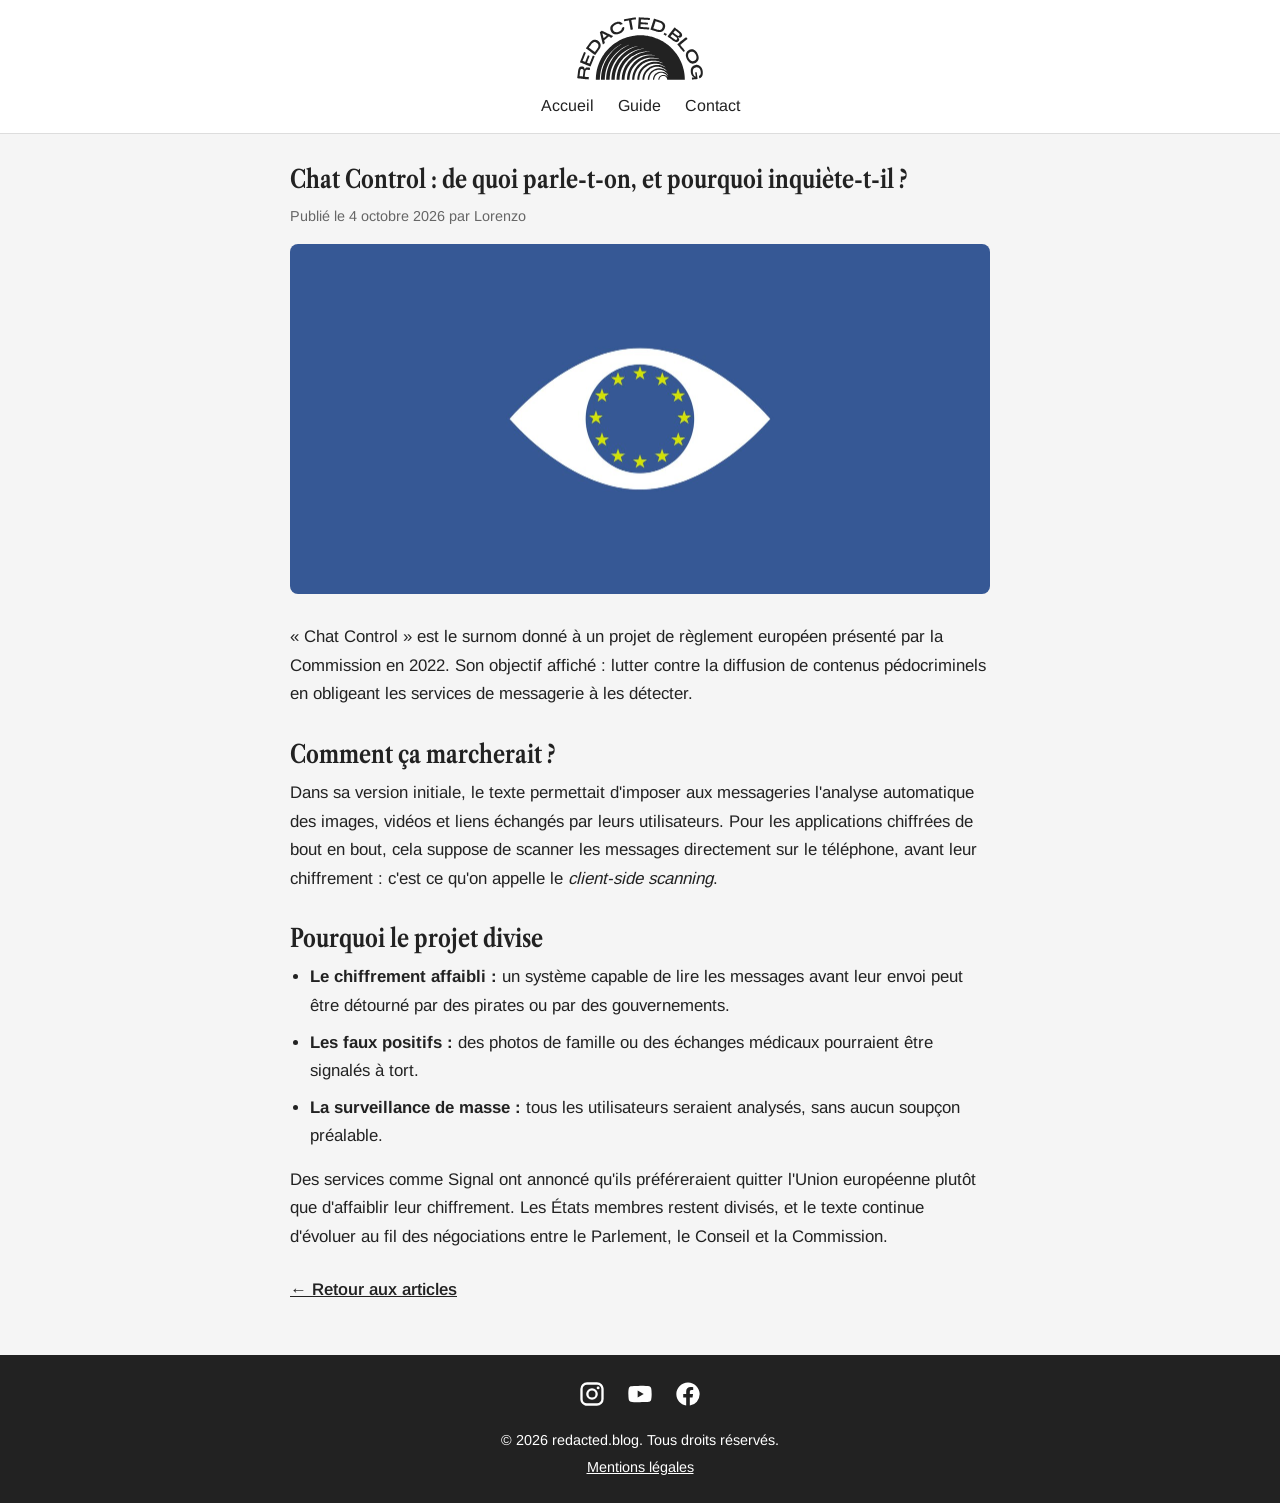
<file: article-3.html>
<!DOCTYPE html>
<html lang="fr">
<head>
    <meta charset="UTF-8">
    <meta name="viewport" content="width=device-width, initial-scale=1.0">
    <meta name="description" content="Le projet européen Chat Control expliqué simplement, et pourquoi il inquiète.">
    <title>Lorenzo - redacted.blog</title>
    <link rel="icon" href="assets/favicon.ico" sizes="32x32">
    <link rel="icon" href="assets/favicon.svg" type="image/svg+xml">
    <link rel="apple-touch-icon" href="assets/apple-touch-icon.png">
    <link rel="stylesheet" href="css/style.css">
</head>

<body>
    <a class="skip-link" href="#contenu">Aller au contenu</a>

    <header>
        <a class="logo" href="index.html">
            <svg role="img" aria-label="redacted.blog, retour à l'accueil" xmlns="http://www.w3.org/2000/svg" viewBox="0 0 4184 2152">
            <g transform="translate(0 2152) scale(.1 -.1)">
            <path class="logo-disc" d="M20540 14974 c-369 -13 -733 -36 -910 -58 -113 -14 -281 -32 -374 -41 -93 -9 -215 -25 -270 -35 -56 -10 -168 -28 -251 -40 -82 -12 -202 -32 -265 -45 -63 -13 -151 -28 -195 -35 -44 -6 -120 -22 -170 -35 -49 -13 -144 -34 -210 -45 -66 -12 -154 -32 -195 -45 -41 -12 -115 -31 -165 -40 -49 -9 -115 -25 -145 -36 -30 -11 -95 -29 -145 -40 -49 -11 -130 -33 -180 -49 -49 -16 -153 -47 -230 -70 -77 -23 -176 -54 -220 -70 -44 -16 -109 -36 -145 -45 -36 -9 -94 -29 -130 -45 -36 -16 -94 -36 -130 -45 -35 -9 -77 -23 -92 -31 -16 -8 -71 -30 -123 -49 -52 -19 -139 -51 -192 -70 -53 -20 -102 -40 -109 -45 -6 -6 -42 -21 -80 -34 -38 -13 -91 -34 -119 -48 -27 -14 -68 -31 -90 -38 -22 -7 -70 -28 -106 -46 -37 -19 -70 -34 -74 -34 -37 0 -980 -467 -1079 -534 -21 -14 -47 -28 -59 -32 -12 -4 -40 -19 -62 -34 -22 -15 -49 -30 -60 -34 -21 -7 -114 -61 -220 -126 -33 -20 -103 -63 -155 -94 -136 -82 -286 -176 -360 -226 -25 -17 -94 -63 -154 -103 -60 -39 -132 -88 -159 -107 -28 -19 -74 -51 -102 -70 -50 -33 -101 -69 -225 -160 -30 -22 -80 -58 -110 -80 -30 -22 -73 -55 -96 -73 -22 -17 -67 -52 -100 -76 -99 -74 -344 -271 -425 -341 -42 -36 -98 -83 -125 -105 -567 -463 -1506 -1440 -1988 -2069 -22 -28 -73 -95 -115 -149 -72 -93 -95 -125 -191 -257 -22 -30 -58 -80 -80 -110 -121 -166 -294 -423 -415 -615 -33 -53 -78 -124 -100 -158 -23 -34 -60 -96 -84 -137 -24 -41 -58 -97 -76 -125 -18 -27 -45 -72 -60 -100 -15 -27 -46 -81 -68 -120 -43 -75 -56 -98 -199 -365 -120 -224 -298 -587 -398 -810 -28 -63 -67 -148 -86 -188 -18 -40 -34 -78 -34 -84 0 -7 -16 -46 -34 -88 -47 -101 -82 -186 -122 -298 -18 -51 -39 -102 -46 -115 -6 -12 -27 -65 -46 -117 -18 -52 -52 -144 -73 -205 -22 -60 -51 -146 -65 -190 -14 -44 -36 -108 -49 -141 -13 -34 -31 -90 -40 -125 -9 -35 -31 -111 -50 -169 -55 -171 -93 -300 -114 -390 -11 -47 -27 -105 -36 -130 -9 -25 -27 -97 -41 -160 -14 -63 -33 -143 -44 -176 -10 -34 -28 -115 -40 -180 -11 -66 -32 -159 -45 -209 -13 -49 -29 -128 -35 -175 -6 -47 -24 -146 -40 -220 -15 -74 -31 -160 -35 -190 -3 -30 -22 -152 -40 -270 -19 -118 -39 -271 -45 -340 -6 -69 -22 -213 -35 -320 -27 -222 -51 -632 -61 -1052 -7 -304 -3 -341 37 -353 26 -9 1192 -9 1217 -1 34 11 40 54 46 341 6 271 25 606 45 770 6 44 17 170 26 280 9 110 27 263 40 340 14 77 34 213 45 303 11 89 29 199 40 245 11 45 26 129 35 187 8 58 28 159 45 225 16 66 38 163 48 215 19 92 67 288 98 400 8 30 30 111 48 180 19 69 39 139 46 155 7 17 25 77 40 135 28 103 59 202 125 390 18 52 42 122 54 155 11 33 38 110 61 170 23 61 57 151 75 200 18 50 44 115 59 145 14 30 26 61 26 69 0 7 15 43 34 80 18 36 37 77 41 91 10 35 78 189 125 285 22 44 40 84 40 89 0 8 75 171 107 231 9 17 26 53 40 80 13 28 31 64 40 80 9 17 49 95 90 175 41 80 79 150 84 157 6 6 25 40 43 75 37 70 104 191 158 283 19 33 51 87 70 120 19 33 46 77 59 97 13 21 42 67 64 104 49 81 368 561 415 626 19 25 55 75 79 110 38 54 185 251 271 363 14 18 44 58 68 88 23 31 69 89 103 129 33 40 97 117 142 172 345 416 907 997 1308 1351 246 218 451 394 514 440 22 17 77 59 121 95 99 79 253 198 313 242 118 87 281 205 326 236 88 62 471 316 540 357 37 22 92 56 123 76 129 81 242 145 348 198 33 16 66 36 73 45 7 8 34 23 59 32 26 10 65 30 87 45 41 29 125 50 125 32 0 -18 -51 -62 -79 -68 -16 -3 -39 -17 -52 -32 -13 -14 -46 -36 -74 -50 -27 -14 -65 -39 -83 -54 -18 -16 -39 -29 -47 -29 -7 0 -34 -15 -58 -34 -25 -19 -60 -42 -79 -52 -18 -9 -46 -28 -63 -41 -16 -14 -79 -57 -139 -96 -60 -40 -133 -88 -162 -107 -840 -554 -1922 -1531 -2619 -2365 -49 -59 -119 -142 -155 -185 -96 -114 -341 -429 -413 -530 -9 -14 -37 -52 -62 -85 -103 -138 -376 -540 -455 -668 -39 -64 -97 -157 -145 -232 -56 -89 -98 -159 -125 -210 -15 -27 -42 -75 -61 -106 -58 -97 -72 -122 -105 -184 -17 -33 -49 -94 -71 -135 -59 -110 -118 -221 -136 -255 -18 -34 -165 -339 -222 -459 -20 -43 -43 -96 -51 -118 -8 -23 -23 -55 -33 -72 -11 -17 -31 -62 -45 -100 -15 -38 -31 -75 -36 -81 -6 -7 -21 -43 -34 -81 -13 -38 -38 -100 -54 -139 -55 -128 -75 -179 -112 -285 -38 -107 -56 -155 -115 -315 -18 -49 -56 -164 -85 -255 -29 -91 -65 -203 -81 -250 -15 -47 -35 -116 -43 -155 -8 -38 -23 -90 -32 -115 -18 -52 -85 -307 -118 -455 -13 -55 -31 -127 -40 -160 -10 -33 -28 -118 -41 -190 -13 -71 -32 -164 -43 -205 -11 -41 -27 -131 -37 -200 -9 -69 -23 -158 -31 -197 -8 -40 -20 -106 -28 -145 -8 -40 -22 -147 -31 -238 -9 -91 -23 -205 -30 -254 -34 -212 -72 -777 -82 -1206 l-6 -255 26 -23 25 -23 571 -1 c430 0 575 3 585 12 29 23 34 78 40 390 6 335 14 467 46 730 11 91 26 242 34 335 9 94 24 213 35 265 11 52 29 165 40 250 12 85 32 200 45 255 13 55 29 136 36 180 6 44 20 114 31 155 12 41 33 131 49 200 43 189 109 450 121 471 5 11 23 74 40 140 16 67 34 130 39 139 5 10 23 62 39 116 17 55 53 164 81 244 28 80 61 177 74 215 13 39 32 88 44 110 11 22 28 67 37 100 9 33 30 89 45 125 16 36 41 94 56 130 14 36 42 103 61 150 19 47 39 90 44 96 5 6 20 40 34 77 13 36 36 88 50 114 13 26 48 98 76 158 114 245 285 570 438 835 117 201 158 269 254 418 39 62 91 143 114 180 51 79 93 142 148 217 22 30 60 84 85 120 87 127 354 482 459 611 668 818 1364 1490 2176 2097 127 95 250 186 274 202 24 17 74 50 109 75 36 25 82 56 103 70 20 14 81 55 136 91 54 36 112 74 130 85 42 26 131 80 233 144 109 68 182 111 420 245 182 103 531 282 695 356 72 33 151 71 177 85 26 14 73 34 104 44 31 11 70 28 88 39 17 10 55 26 85 35 30 9 73 27 96 40 23 14 64 30 91 37 27 7 74 25 104 40 60 31 163 49 174 31 12 -19 -30 -49 -90 -67 -33 -9 -74 -28 -92 -41 -17 -14 -58 -34 -90 -45 -31 -11 -70 -29 -85 -40 -16 -11 -54 -29 -85 -40 -31 -11 -74 -31 -95 -45 -22 -14 -57 -32 -80 -40 -23 -8 -62 -27 -87 -43 -25 -15 -61 -34 -80 -41 -19 -7 -40 -17 -45 -21 -6 -5 -49 -28 -95 -52 -47 -24 -152 -81 -235 -127 -82 -46 -170 -94 -194 -107 -42 -23 -151 -88 -231 -138 -19 -12 -66 -41 -105 -65 -136 -84 -457 -296 -546 -360 -26 -19 -76 -55 -109 -80 -34 -25 -81 -58 -105 -75 -93 -66 -163 -118 -215 -160 -55 -45 -133 -107 -195 -155 -18 -14 -55 -43 -81 -65 -720 -593 -1404 -1294 -1919 -1965 -22 -29 -56 -72 -75 -95 -32 -39 -77 -99 -219 -295 -71 -99 -170 -242 -248 -360 -34 -52 -75 -113 -91 -135 -16 -22 -36 -54 -44 -70 -9 -17 -31 -53 -49 -82 -19 -28 -52 -81 -74 -118 -22 -36 -51 -82 -64 -103 -25 -37 -80 -134 -131 -227 -15 -27 -49 -88 -75 -135 -57 -102 -130 -240 -156 -295 -11 -22 -28 -56 -39 -75 -11 -19 -47 -91 -80 -160 -34 -69 -73 -147 -87 -175 -14 -27 -34 -74 -44 -104 -11 -30 -23 -59 -29 -66 -13 -16 -95 -201 -131 -298 -16 -43 -35 -88 -43 -100 -8 -12 -23 -49 -34 -83 -11 -34 -28 -76 -37 -94 -10 -19 -32 -77 -50 -129 -84 -242 -97 -280 -119 -336 -13 -33 -45 -127 -71 -210 -25 -82 -56 -177 -67 -210 -11 -33 -31 -103 -44 -155 -14 -52 -38 -138 -54 -190 -17 -52 -39 -138 -49 -190 -11 -52 -25 -108 -31 -125 -32 -83 -180 -840 -205 -1047 -8 -70 -22 -158 -30 -195 -30 -143 -103 -1065 -107 -1360 -3 -216 -2 -223 19 -244 21 -21 22 -21 537 -21 284 0 525 3 536 7 39 12 44 42 56 335 21 485 52 922 69 980 2 8 18 119 35 246 16 126 39 273 49 326 11 53 29 150 40 216 11 66 30 153 41 194 11 40 29 126 40 191 12 65 29 139 39 165 10 26 26 85 36 132 9 47 30 126 45 175 15 50 33 113 39 140 12 51 37 128 141 435 71 212 121 351 144 405 10 22 25 63 33 90 8 28 28 75 43 105 15 30 33 73 40 95 7 22 25 65 40 95 15 30 33 73 40 95 7 22 42 101 77 175 36 74 89 187 119 250 30 63 62 129 71 145 9 17 33 62 53 100 36 67 78 147 152 285 19 36 51 92 71 125 20 33 49 82 64 108 70 121 189 313 233 377 17 25 75 113 130 195 55 83 118 175 140 205 23 30 58 80 80 110 22 30 61 84 86 120 26 36 94 124 151 195 56 72 122 154 146 184 343 433 1050 1147 1497 1510 235 191 462 368 570 443 14 10 50 36 80 58 30 22 111 78 180 125 69 47 136 93 150 102 14 9 57 37 95 62 39 24 95 62 127 83 31 21 60 38 66 38 5 0 27 13 49 29 22 16 60 39 84 51 24 12 51 28 59 35 17 15 114 72 205 121 137 73 216 115 323 173 61 34 115 61 119 61 3 0 83 38 177 84 227 111 313 151 361 166 22 7 65 25 95 40 30 15 73 33 95 40 22 7 58 23 80 35 22 13 67 31 100 40 33 10 74 24 90 33 51 27 450 168 595 211 52 16 113 36 135 45 22 9 91 30 155 46 63 16 135 36 160 45 25 9 76 23 114 31 39 8 107 26 152 40 46 14 129 31 186 39 57 7 130 23 163 35 70 24 158 35 209 26 70 -13 33 -36 -98 -61 -44 -8 -108 -28 -143 -45 -36 -16 -95 -35 -131 -41 -37 -6 -105 -26 -152 -44 -47 -18 -110 -38 -140 -45 -30 -7 -79 -24 -109 -37 -30 -13 -89 -32 -132 -43 -43 -10 -93 -27 -111 -36 -18 -9 -69 -29 -113 -44 -114 -40 -275 -101 -385 -148 -52 -22 -124 -52 -160 -66 -252 -103 -685 -316 -1005 -494 -49 -28 -112 -63 -140 -77 -27 -15 -63 -37 -80 -49 -16 -13 -43 -29 -60 -38 -63 -32 -262 -153 -318 -194 -23 -16 -62 -42 -87 -57 -50 -31 -130 -84 -211 -139 -53 -37 -75 -53 -295 -211 -60 -42 -131 -95 -159 -117 -148 -119 -225 -179 -271 -215 -21 -16 -104 -86 -184 -154 -554 -476 -1013 -946 -1485 -1525 -71 -87 -342 -445 -394 -521 -20 -29 -72 -106 -116 -170 -102 -149 -160 -237 -231 -355 -32 -52 -74 -120 -94 -150 -20 -30 -56 -89 -80 -130 -23 -41 -57 -100 -75 -130 -18 -30 -46 -79 -61 -108 -16 -30 -48 -88 -71 -130 -23 -43 -51 -97 -62 -122 -11 -25 -28 -58 -37 -75 -27 -48 -136 -265 -171 -341 -17 -38 -51 -112 -76 -164 -24 -52 -48 -106 -52 -120 -4 -14 -20 -50 -35 -80 -15 -30 -33 -73 -40 -95 -6 -22 -25 -69 -40 -105 -96 -218 -210 -540 -320 -900 -21 -69 -53 -172 -71 -230 -18 -58 -40 -141 -49 -185 -10 -44 -29 -119 -43 -168 -15 -48 -31 -118 -38 -155 -6 -37 -21 -107 -34 -157 -13 -49 -36 -159 -50 -244 -14 -84 -32 -179 -39 -210 -8 -31 -24 -130 -36 -221 -11 -91 -31 -241 -45 -335 -13 -93 -29 -235 -35 -315 -5 -80 -17 -237 -25 -350 -8 -113 -17 -304 -21 -425 l-7 -221 25 -28 24 -28 493 0 c491 0 493 0 515 21 20 21 21 34 28 284 9 313 31 628 58 827 11 80 27 208 35 285 8 77 23 176 34 220 11 44 29 148 41 230 11 83 30 177 40 210 11 33 29 112 40 175 11 63 30 142 40 175 11 33 27 94 35 135 9 41 31 123 50 182 19 59 35 116 35 125 1 10 30 104 66 208 36 105 76 228 90 274 14 46 33 100 43 120 10 20 29 68 41 106 13 39 36 97 52 130 15 33 28 67 28 75 0 8 15 48 34 90 19 41 57 127 85 190 28 63 63 138 77 165 15 28 35 74 45 103 10 29 27 65 38 80 11 16 27 48 37 73 10 24 25 56 35 70 10 14 34 59 53 100 37 76 81 158 156 289 23 41 59 104 80 140 97 169 153 260 198 320 11 14 27 41 37 60 10 19 31 53 47 75 15 22 54 78 84 124 31 46 71 103 88 126 17 24 49 68 71 100 114 164 369 491 497 636 51 59 125 144 163 190 111 132 696 713 850 844 77 66 176 151 220 190 44 38 105 89 135 112 30 23 105 81 165 128 147 114 178 137 257 193 37 26 113 80 170 120 98 69 170 117 318 210 36 23 85 56 110 72 43 30 129 81 280 165 39 22 87 50 106 63 61 39 450 238 634 325 201 94 423 191 475 207 22 7 60 23 85 35 25 12 77 32 115 45 39 12 84 31 100 40 17 10 59 26 95 35 36 9 99 29 140 45 96 36 216 77 305 102 39 11 111 33 160 49 50 15 129 38 177 49 48 11 105 27 127 35 22 7 98 26 168 40 70 15 169 37 218 50 50 13 148 33 219 45 72 11 177 31 235 44 58 14 162 30 231 36 69 6 179 21 245 33 139 25 474 32 496 10 16 -16 -38 -30 -201 -49 -74 -9 -177 -27 -229 -40 -52 -14 -160 -36 -240 -50 -80 -13 -177 -33 -216 -44 -38 -10 -108 -26 -155 -35 -47 -9 -114 -26 -150 -36 -36 -11 -96 -27 -135 -35 -108 -22 -505 -146 -770 -240 -71 -25 -166 -58 -210 -73 -44 -16 -102 -39 -130 -53 -27 -14 -68 -31 -90 -38 -22 -7 -71 -28 -110 -47 -38 -18 -75 -33 -81 -33 -7 0 -87 -36 -178 -80 -92 -44 -168 -80 -171 -80 -5 0 -224 -109 -315 -158 -236 -125 -319 -171 -375 -207 -27 -18 -86 -53 -130 -78 -113 -64 -160 -94 -399 -252 -267 -178 -293 -197 -545 -387 -475 -359 -1027 -871 -1426 -1324 -112 -127 -296 -342 -320 -374 -11 -15 -47 -62 -80 -105 -33 -43 -71 -92 -85 -110 -99 -128 -192 -257 -280 -385 -19 -28 -55 -80 -80 -115 -25 -36 -63 -93 -84 -127 -62 -99 -99 -158 -148 -233 -46 -71 -80 -130 -128 -221 -15 -28 -36 -65 -48 -81 -12 -17 -26 -43 -32 -57 -5 -15 -23 -46 -38 -69 -15 -23 -85 -157 -154 -297 -175 -353 -208 -423 -208 -435 0 -5 -15 -41 -34 -80 -43 -85 -78 -170 -121 -290 -17 -49 -39 -104 -48 -122 -17 -32 -59 -145 -104 -283 -14 -41 -36 -104 -49 -140 -33 -87 -79 -237 -119 -390 -18 -69 -40 -145 -49 -170 -10 -25 -24 -76 -32 -115 -8 -38 -30 -135 -49 -215 -59 -248 -93 -411 -110 -525 -8 -60 -26 -168 -40 -240 -13 -71 -34 -231 -45 -355 -12 -124 -30 -310 -41 -415 -21 -203 -37 -626 -25 -688 4 -23 15 -41 28 -48 30 -16 877 -16 906 0 32 17 40 63 46 266 10 323 51 816 86 1010 10 61 29 178 40 260 12 83 29 182 40 220 10 39 28 122 39 185 12 63 33 156 46 205 14 50 33 124 43 165 41 166 147 513 184 605 11 28 31 88 45 134 13 46 35 105 47 130 13 25 31 73 41 106 9 33 25 74 35 90 10 17 23 48 30 70 13 44 81 199 136 310 19 39 34 75 34 80 0 6 46 100 102 210 135 266 162 318 207 395 21 36 56 97 78 135 105 184 346 554 490 751 21 29 54 74 73 100 19 27 64 86 100 131 36 45 87 110 115 145 385 489 973 1067 1502 1478 17 14 58 45 90 70 123 96 396 288 528 372 33 21 78 50 100 65 185 129 720 421 1031 565 43 20 108 50 144 67 95 44 201 88 315 131 56 20 110 42 122 48 31 17 203 79 323 118 58 18 141 45 185 59 176 58 243 78 320 97 44 10 107 27 140 38 33 11 114 31 180 45 66 13 153 34 193 45 40 10 122 26 183 35 60 8 144 24 187 35 42 11 160 29 262 40 102 11 223 27 270 34 376 63 1365 78 1529 25 28 -10 31 -13 17 -21 -16 -9 -62 -12 -586 -44 -146 -8 -335 -26 -420 -39 -85 -13 -184 -26 -220 -30 -82 -8 -225 -31 -310 -50 -36 -8 -111 -21 -165 -30 -55 -9 -138 -27 -185 -41 -46 -13 -133 -33 -192 -44 -59 -11 -123 -27 -144 -36 -20 -8 -81 -26 -135 -40 -54 -13 -122 -33 -151 -44 -29 -10 -84 -27 -123 -36 -38 -10 -99 -30 -135 -45 -36 -15 -85 -32 -110 -39 -43 -11 -123 -40 -260 -96 -36 -14 -107 -42 -159 -60 -52 -19 -100 -39 -105 -43 -6 -5 -41 -21 -78 -35 -37 -14 -87 -36 -110 -49 -24 -14 -54 -28 -68 -32 -25 -7 -189 -82 -245 -112 -16 -9 -93 -49 -170 -89 -77 -39 -176 -92 -220 -117 -44 -25 -106 -60 -138 -77 -33 -17 -77 -44 -99 -61 -23 -16 -45 -29 -50 -29 -6 0 -35 -17 -66 -38 -32 -21 -84 -56 -117 -77 -51 -32 -107 -68 -212 -136 -12 -8 -81 -57 -153 -109 -73 -52 -151 -108 -175 -125 -50 -35 -233 -179 -381 -300 -388 -316 -995 -931 -1276 -1295 -16 -19 -43 -53 -60 -76 -110 -137 -339 -453 -403 -553 -16 -25 -38 -58 -48 -71 -9 -14 -42 -63 -71 -110 -115 -180 -117 -185 -247 -412 -23 -40 -56 -98 -74 -128 -42 -73 -281 -558 -290 -590 -4 -14 -20 -47 -35 -75 -15 -27 -33 -68 -40 -90 -7 -22 -25 -65 -40 -95 -16 -31 -33 -76 -40 -100 -7 -25 -22 -65 -35 -90 -13 -25 -35 -79 -49 -120 -14 -41 -48 -140 -76 -220 -28 -80 -62 -181 -74 -225 -13 -44 -37 -124 -55 -178 -17 -53 -31 -104 -31 -112 0 -9 -13 -56 -30 -105 -16 -49 -38 -141 -50 -204 -11 -63 -29 -139 -39 -169 -11 -30 -29 -119 -41 -198 -11 -79 -30 -182 -41 -229 -11 -47 -26 -143 -34 -215 -8 -71 -24 -197 -35 -280 -29 -219 -49 -509 -52 -757 -3 -211 -2 -218 18 -239 22 -21 26 -21 430 -21 l408 0 22 25 c20 23 22 40 28 213 4 104 11 225 16 269 5 44 16 168 25 275 20 257 41 432 59 505 9 33 25 123 36 200 11 77 29 172 40 210 11 39 29 115 40 170 22 106 60 250 115 430 19 61 39 130 45 155 7 25 24 79 40 120 15 41 39 109 53 150 62 188 182 482 268 655 16 33 36 79 44 103 8 24 23 56 34 71 11 15 27 47 37 72 10 24 28 61 41 82 13 20 34 61 48 90 14 28 47 90 74 137 28 47 60 103 72 125 34 64 89 155 134 225 23 36 58 90 77 120 19 30 42 66 51 80 152 238 398 556 657 854 320 366 787 809 1121 1061 14 11 53 40 85 65 142 108 356 257 514 358 30 19 84 54 120 77 36 23 98 61 138 84 39 22 105 60 145 82 39 23 97 56 127 74 30 18 66 36 80 40 14 4 45 19 70 33 65 38 206 109 270 136 30 13 107 47 170 76 63 29 153 67 200 85 47 18 108 42 135 53 133 54 235 91 285 105 30 8 93 29 140 45 118 42 280 91 375 113 44 11 107 28 140 39 33 11 111 28 173 40 63 11 144 29 180 39 37 11 105 25 152 31 47 6 180 26 295 45 116 19 271 39 345 44 74 6 191 16 260 22 483 41 1381 11 1780 -61 91 -16 219 -37 285 -46 162 -22 231 -52 158 -70 -33 -9 -395 3 -563 18 -175 15 -759 15 -980 0 -287 -20 -513 -42 -603 -58 -45 -8 -165 -28 -266 -45 -102 -16 -216 -38 -255 -48 -39 -11 -100 -25 -136 -31 -93 -16 -487 -125 -670 -186 -41 -14 -115 -38 -165 -53 -49 -15 -108 -37 -130 -48 -22 -12 -60 -26 -85 -33 -25 -7 -65 -22 -90 -35 -25 -12 -70 -30 -100 -40 -30 -10 -85 -33 -121 -51 -37 -19 -70 -34 -75 -34 -10 0 -56 -22 -354 -170 -113 -56 -239 -121 -280 -145 -41 -24 -100 -57 -130 -73 -30 -17 -78 -45 -107 -63 -29 -19 -78 -50 -109 -69 -136 -84 -249 -158 -351 -233 -40 -28 -95 -68 -124 -87 -350 -240 -1015 -849 -1324 -1214 -184 -218 -390 -479 -448 -566 -9 -14 -42 -61 -74 -105 -116 -160 -301 -454 -384 -610 -17 -33 -37 -67 -45 -76 -8 -8 -29 -47 -49 -85 -19 -38 -41 -80 -49 -94 -8 -14 -26 -47 -39 -75 -13 -27 -33 -68 -45 -90 -36 -69 -100 -209 -107 -235 -4 -14 -16 -39 -26 -55 -20 -35 -86 -190 -130 -308 -16 -42 -36 -91 -45 -108 -9 -17 -22 -55 -30 -83 -8 -28 -28 -85 -44 -126 -52 -139 -97 -285 -178 -590 -44 -163 -93 -381 -112 -494 -11 -65 -27 -144 -35 -175 -8 -31 -21 -123 -30 -206 -8 -82 -22 -197 -30 -255 -27 -190 -44 -422 -47 -627 -4 -276 -52 -247 402 -246 266 1 364 4 375 13 26 21 35 81 35 230 0 80 4 183 10 230 5 47 19 173 30 280 31 297 40 368 60 455 10 44 26 127 34 185 9 58 28 143 41 190 13 47 32 123 41 170 9 47 27 114 40 150 12 36 32 104 43 152 11 48 28 104 37 125 9 21 29 79 44 128 32 102 87 247 130 348 17 37 30 72 30 78 0 7 15 41 34 78 18 36 37 77 41 91 8 26 85 194 112 245 8 17 45 86 80 155 36 69 80 150 98 180 18 30 52 90 76 133 46 81 108 181 159 257 16 25 55 83 86 129 31 46 71 103 88 127 17 23 51 70 76 104 319 440 803 948 1240 1300 229 185 319 251 526 387 60 40 127 85 149 101 22 16 55 37 74 47 19 9 52 30 74 46 22 16 45 29 51 29 6 0 35 16 63 35 29 19 56 35 61 35 4 0 30 14 58 32 65 41 376 199 439 222 28 10 55 23 61 27 17 14 213 98 285 124 36 12 81 31 100 40 19 10 72 31 119 46 47 15 117 39 155 52 139 49 272 90 365 113 52 12 114 30 138 38 23 8 70 20 105 26 34 6 118 24 187 40 138 33 569 103 725 119 502 51 1358 35 1780 -33 83 -14 193 -31 245 -40 166 -27 442 -86 520 -111 41 -13 113 -31 159 -40 47 -8 110 -27 140 -40 30 -14 91 -35 135 -46 45 -11 98 -31 119 -45 21 -14 69 -32 107 -40 70 -16 98 -34 84 -55 -10 -17 -100 -5 -170 24 -32 13 -99 30 -149 36 -49 6 -124 22 -166 36 -42 13 -116 29 -165 35 -49 7 -141 23 -204 36 -248 53 -664 87 -1060 87 -372 0 -868 -35 -1045 -74 -49 -11 -154 -28 -232 -39 -77 -11 -166 -29 -197 -40 -31 -10 -98 -27 -149 -36 -50 -9 -138 -32 -194 -50 -56 -19 -109 -34 -118 -34 -22 0 -276 -83 -386 -126 -48 -19 -93 -34 -100 -34 -8 0 -41 -13 -74 -28 -33 -16 -78 -34 -100 -41 -56 -18 -360 -155 -440 -198 -16 -9 -52 -27 -80 -40 -27 -13 -63 -31 -80 -40 -16 -9 -59 -32 -95 -51 -36 -19 -70 -38 -77 -43 -6 -6 -35 -22 -65 -38 -110 -57 -365 -221 -566 -363 -498 -352 -1018 -847 -1402 -1333 -25 -31 -61 -76 -80 -100 -19 -23 -53 -68 -75 -100 -22 -31 -56 -79 -75 -106 -56 -79 -117 -169 -162 -239 -23 -36 -59 -91 -80 -123 -21 -32 -43 -70 -49 -84 -5 -14 -19 -39 -30 -55 -30 -42 -91 -152 -175 -317 -41 -79 -79 -149 -84 -156 -5 -6 -17 -32 -25 -56 -9 -24 -28 -69 -44 -99 -16 -30 -32 -66 -36 -80 -4 -14 -20 -52 -36 -85 -79 -168 -262 -691 -293 -840 -8 -38 -24 -96 -35 -128 -11 -32 -25 -86 -31 -120 -6 -34 -26 -132 -45 -217 -73 -339 -121 -741 -131 -1110 -6 -213 -6 -226 13 -249 l19 -24 310 0 c220 0 315 3 331 11 33 18 40 64 47 297 3 116 10 257 16 315 15 152 87 589 110 674 11 40 29 117 39 172 11 54 28 122 39 149 11 28 27 86 37 130 10 44 30 112 45 150 15 39 39 104 53 145 43 128 97 273 107 285 5 6 21 41 34 76 13 36 38 93 55 126 17 33 31 65 31 69 0 8 48 104 157 314 19 36 53 97 76 136 23 39 55 93 71 120 32 53 85 137 125 197 14 21 37 55 51 77 260 409 862 1060 1251 1355 14 11 52 40 84 65 208 162 464 336 640 437 39 22 88 51 110 63 98 58 364 192 500 253 94 42 133 58 253 106 257 103 676 236 840 266 46 8 113 24 150 35 37 11 153 31 257 45 105 15 224 33 265 41 270 52 1223 51 1498 -1 41 -8 158 -26 261 -40 102 -14 213 -34 246 -45 33 -10 109 -28 169 -40 60 -11 141 -32 180 -45 39 -13 105 -33 146 -44 113 -30 291 -92 617 -217 35 -13 89 -37 120 -52 32 -16 69 -33 83 -37 14 -4 45 -20 70 -36 25 -16 66 -35 90 -44 25 -9 61 -28 80 -43 19 -16 56 -36 82 -46 26 -10 58 -31 70 -46 13 -16 41 -36 63 -43 52 -18 64 -53 14 -43 -18 3 -42 15 -54 26 -11 10 -45 24 -75 31 -30 6 -75 22 -100 34 -25 12 -72 30 -105 40 -33 9 -76 25 -95 36 -33 17 -239 87 -465 158 -55 17 -155 42 -222 56 -67 14 -140 32 -163 40 -23 8 -96 21 -163 30 -67 9 -189 27 -272 40 -354 58 -1092 63 -1420 10 -49 -8 -173 -26 -275 -40 -102 -14 -212 -34 -245 -45 -33 -10 -111 -28 -174 -40 -63 -12 -131 -28 -150 -36 -20 -9 -83 -28 -141 -44 -102 -28 -302 -96 -405 -138 -27 -11 -75 -30 -105 -42 -140 -57 -180 -74 -255 -111 -45 -21 -83 -39 -87 -39 -5 0 -295 -155 -388 -207 -119 -68 -372 -234 -516 -340 -341 -251 -667 -552 -969 -898 -107 -121 -245 -299 -340 -435 -211 -302 -380 -594 -520 -895 -80 -173 -107 -234 -129 -295 -13 -36 -33 -87 -44 -115 -91 -223 -195 -580 -248 -850 -14 -71 -36 -184 -50 -250 -28 -136 -49 -340 -64 -625 -14 -278 -14 -284 13 -316 l23 -27 255 -1 c345 -2 349 0 349 129 0 118 30 515 46 600 8 44 28 159 44 255 16 96 39 201 50 235 10 33 29 104 40 158 12 55 30 119 41 143 10 25 26 73 35 107 14 56 49 150 106 292 11 28 31 77 45 110 40 101 165 359 219 455 88 156 121 211 159 270 146 224 187 282 275 395 25 32 54 70 65 84 130 175 419 475 652 679 277 242 610 474 908 632 137 73 310 160 318 160 5 0 41 16 80 35 126 61 325 136 502 191 44 14 123 38 175 54 52 17 129 36 170 44 41 8 122 26 180 40 112 27 461 78 650 96 148 14 660 15 815 1 160 -15 586 -77 655 -96 30 -9 108 -26 172 -40 64 -13 134 -31 154 -40 21 -9 81 -27 134 -40 53 -13 121 -35 151 -48 29 -13 76 -29 103 -36 27 -7 67 -21 90 -33 22 -11 72 -31 110 -44 38 -13 85 -33 105 -45 20 -12 56 -29 81 -39 86 -34 334 -160 460 -235 36 -21 85 -50 110 -64 25 -14 64 -39 85 -54 22 -15 60 -41 85 -58 126 -82 192 -133 249 -190 25 -25 56 -51 69 -58 21 -11 31 -41 14 -41 -4 0 -23 11 -42 25 -18 13 -49 30 -69 36 -20 7 -58 27 -85 46 -26 18 -54 33 -60 33 -7 0 -35 16 -62 35 -27 19 -53 35 -59 35 -5 0 -35 15 -65 32 -160 93 -432 213 -650 286 -58 19 -132 45 -165 57 -33 13 -106 33 -163 44 -56 12 -121 29 -145 37 -37 13 -114 27 -452 80 -221 34 -704 46 -981 24 -149 -12 -595 -82 -669 -105 -27 -9 -93 -25 -145 -36 -241 -52 -707 -227 -945 -356 -16 -8 -52 -27 -80 -41 -27 -13 -76 -40 -107 -58 -32 -19 -86 -50 -120 -70 -55 -32 -109 -68 -297 -194 -393 -265 -838 -707 -1143 -1135 -121 -170 -162 -232 -238 -365 -23 -41 -57 -100 -74 -130 -18 -30 -56 -104 -85 -165 -29 -60 -65 -135 -80 -165 -16 -30 -34 -73 -41 -95 -7 -22 -24 -64 -37 -93 -34 -76 -74 -193 -160 -472 -14 -47 -36 -132 -49 -190 -12 -58 -32 -145 -43 -195 -24 -108 -77 -553 -86 -720 -9 -193 -13 -190 308 -189 304 1 281 -19 292 249 8 193 32 425 51 493 8 29 28 120 44 202 15 81 33 157 39 168 6 11 24 66 40 123 41 145 158 448 210 546 11 21 30 58 41 83 51 116 175 329 270 465 25 35 61 87 80 115 224 327 647 749 984 980 28 20 65 45 81 56 109 75 190 125 335 207 84 47 245 126 290 142 25 9 55 22 67 31 51 33 469 176 598 205 50 11 117 28 150 38 33 10 114 26 180 35 66 9 188 26 270 37 180 26 569 37 720 21 250 -27 576 -73 635 -91 36 -11 92 -25 125 -31 33 -7 107 -27 165 -45 58 -18 132 -41 165 -50 32 -9 80 -27 105 -39 25 -13 59 -26 75 -30 73 -17 475 -213 599 -291 289 -183 450 -302 676 -501 188 -165 430 -435 430 -479 0 -34 -19 -21 -280 200 -239 201 -530 393 -750 495 -25 12 -72 34 -105 50 -260 128 -683 250 -1026 297 -584 80 -1339 -14 -1809 -223 -42 -19 -80 -34 -85 -34 -11 0 -197 -84 -245 -111 -19 -11 -64 -36 -100 -55 -62 -34 -130 -74 -237 -139 -46 -28 -92 -60 -213 -149 -409 -302 -813 -774 -1045 -1221 -23 -44 -46 -89 -52 -100 -30 -54 -103 -216 -103 -227 0 -7 -12 -38 -26 -68 -39 -84 -113 -312 -140 -435 -13 -60 -31 -130 -39 -155 -18 -55 -38 -213 -60 -468 -27 -305 -34 -296 213 -297 192 -2 236 6 251 47 4 13 14 100 20 193 17 237 35 359 80 536 42 168 111 378 146 449 12 25 26 56 30 70 4 14 34 79 67 145 268 539 634 946 1163 1292 480 314 1096 489 1720 486 527 -2 968 -101 1411 -318 50 -25 94 -45 97 -45 4 0 31 -15 60 -34 28 -18 95 -59 147 -90 52 -32 117 -73 144 -92 45 -31 74 -54 234 -183 266 -212 590 -614 741 -917 54 -108 57 -119 40 -129 -12 -8 -49 22 -49 40 0 7 -19 33 -42 58 -24 24 -55 62 -71 83 -204 288 -549 583 -872 747 -149 76 -259 127 -273 127 -8 0 -47 13 -87 29 -114 46 -391 110 -544 126 -238 26 -624 16 -786 -20 -231 -50 -517 -138 -578 -178 -12 -7 -47 -23 -78 -35 -31 -11 -78 -34 -105 -51 -26 -17 -52 -31 -58 -31 -14 0 -238 -148 -321 -213 -310 -242 -601 -594 -741 -897 -14 -30 -38 -80 -53 -110 -16 -30 -36 -82 -46 -115 -9 -33 -25 -76 -36 -96 -10 -20 -29 -81 -43 -135 -13 -55 -34 -132 -45 -173 -38 -136 -66 -486 -42 -529 19 -35 45 -40 189 -38 174 2 180 6 192 157 21 248 89 547 155 679 12 25 28 63 35 85 7 22 23 56 35 75 12 19 34 60 49 90 79 161 294 436 449 572 299 264 553 402 947 518 379 110 978 83 1325 -62 28 -11 75 -30 105 -42 107 -41 310 -155 421 -235 235 -171 424 -368 602 -629 94 -137 154 -280 113 -270 -7 2 -47 39 -87 83 -149 161 -269 265 -399 344 -94 58 -246 129 -311 146 -33 9 -83 25 -111 36 -117 46 -492 62 -688 29 -395 -67 -807 -337 -1037 -680 -74 -110 -119 -190 -133 -235 -7 -22 -24 -62 -37 -89 -22 -44 -40 -109 -89 -331 -45 -200 -25 -237 126 -243 148 -6 169 8 185 118 16 108 70 320 94 370 15 30 34 71 41 90 27 68 132 212 227 311 151 156 298 250 505 319 163 55 229 63 458 57 l195 -5 136 -45 c342 -113 583 -318 745 -632 54 -105 112 -295 124 -409 14 -126 19 -145 41 -156 12 -7 939 -10 2806 -10 2786 0 2787 0 2807 20 16 16 21 36 24 93 6 126 -16 631 -42 947 -40 481 -45 534 -71 720 -14 96 -32 233 -40 303 -8 71 -21 157 -29 191 -8 34 -26 140 -41 236 -14 96 -32 198 -41 225 -8 28 -26 115 -40 195 -14 80 -32 168 -40 195 -8 28 -28 111 -44 185 -46 212 -132 531 -201 747 -21 67 -39 130 -39 140 0 10 -12 50 -26 88 -14 39 -39 113 -54 165 -27 91 -71 217 -158 455 -78 214 -123 330 -190 490 -13 33 -35 89 -49 125 -13 36 -34 85 -47 110 -13 25 -27 56 -31 70 -4 14 -22 57 -41 95 -18 39 -76 163 -129 277 -92 200 -235 488 -325 653 -23 44 -56 105 -72 135 -16 30 -50 92 -76 137 -26 45 -63 111 -83 145 -72 127 -128 220 -208 350 -20 32 -54 86 -75 120 -55 89 -98 156 -132 207 -16 24 -45 68 -64 97 -108 163 -278 408 -369 529 -20 27 -64 86 -97 130 -70 94 -204 267 -254 330 -19 24 -48 61 -65 82 -16 21 -75 91 -130 157 -55 65 -111 133 -125 150 -122 155 -628 695 -902 961 -239 235 -515 485 -781 710 -126 106 -134 113 -356 290 -134 106 -431 328 -596 445 -38 27 -90 63 -113 81 -51 36 -378 253 -484 320 -40 25 -101 64 -134 85 -34 22 -77 48 -95 59 -18 11 -65 39 -104 62 -38 23 -97 57 -130 76 -33 19 -94 53 -135 77 -41 24 -99 56 -128 71 -30 16 -70 39 -90 51 -62 39 -566 294 -777 393 -38 18 -104 49 -146 69 -75 35 -164 74 -284 123 -33 13 -94 40 -135 59 -42 18 -80 34 -85 34 -4 0 -38 13 -74 30 -123 55 -572 221 -746 276 -44 14 -105 35 -135 46 -30 11 -92 31 -137 43 -46 13 -107 33 -137 44 -30 11 -92 30 -138 41 -46 12 -112 32 -148 45 -36 12 -103 30 -150 40 -47 10 -105 25 -130 35 -25 10 -105 30 -178 45 -73 14 -147 32 -165 40 -18 7 -86 23 -152 35 -66 11 -163 32 -215 45 -52 13 -131 29 -175 35 -44 6 -129 22 -189 36 -60 13 -179 33 -265 45 -85 11 -201 29 -256 39 -56 10 -178 26 -271 35 -93 9 -261 27 -374 41 -354 43 -1376 75 -1870 58z m-5460 -2763 c0 -14 -25 -31 -58 -37 -36 -7 -40 1 -15 28 16 18 73 26 73 9z m2548 -243 c-5 -16 -83 -42 -103 -34 -41 15 3 44 68 45 27 1 37 -3 35 -11z"/>
            <path class="logo-letter" d="M1950 4943 c-413 -81 -708 -380 -841 -853 -16 -58 -36 -127 -44 -155 -7 -27 -21 -113 -30 -190 -9 -77 -25 -192 -35 -255 -11 -63 -28 -205 -40 -315 -11 -110 -31 -274 -45 -365 -13 -91 -29 -219 -35 -285 -6 -66 -22 -196 -35 -290 -14 -93 -34 -260 -45 -370 -12 -110 -29 -252 -39 -315 -45 -279 -47 -309 -20 -336 30 -30 216 -62 539 -94 118 -11 285 -31 370 -44 85 -14 232 -32 325 -41 94 -9 225 -25 292 -35 67 -11 211 -29 320 -40 109 -11 223 -24 253 -30 68 -12 349 -46 450 -55 41 -4 145 -17 230 -30 85 -13 229 -31 320 -40 202 -19 292 -31 392 -52 139 -29 152 -13 174 221 8 89 25 224 39 301 39 229 47 220 -247 251 -123 13 -263 30 -313 38 -49 9 -179 25 -288 36 -287 30 -414 48 -436 62 -40 25 -42 58 -16 231 14 88 35 249 46 357 11 107 31 267 44 355 14 88 34 251 45 363 11 112 27 231 35 265 8 35 25 121 39 192 43 231 122 368 249 432 109 54 225 59 480 19 53 -8 172 -22 265 -31 92 -8 204 -22 250 -30 153 -28 165 -11 192 270 11 116 27 255 35 310 21 149 13 157 -170 175 -66 6 -175 20 -242 30 -165 27 -499 60 -592 60 -314 -2 -505 -164 -610 -518 -39 -130 -71 -120 -101 34 -79 395 -285 630 -640 730 -131 36 -141 38 -315 40 -99 1 -191 0 -205 -3z m381 -779 c190 -35 353 -194 395 -384 30 -133 11 -454 -46 -815 -11 -66 -29 -214 -40 -330 -11 -115 -30 -262 -41 -325 -11 -63 -28 -207 -38 -319 -22 -239 -25 -247 -114 -245 -74 1 -333 31 -462 53 -60 11 -191 27 -290 36 -254 23 -254 24 -216 244 11 64 30 211 41 326 12 116 29 264 40 330 10 66 28 210 40 320 11 110 27 241 35 290 8 50 23 162 35 250 60 455 277 641 661 569z"/>
            <path class="logo-letter" d="M2908 9590 c-9 -6 -22 -27 -28 -48 -7 -20 -25 -66 -40 -102 -35 -79 -71 -168 -115 -280 -52 -133 -104 -259 -136 -331 -16 -36 -29 -72 -29 -80 0 -8 -14 -43 -31 -79 -17 -36 -43 -99 -59 -140 -32 -86 -69 -177 -110 -270 -15 -36 -34 -83 -40 -105 -7 -22 -25 -65 -40 -95 -16 -31 -33 -76 -40 -100 -7 -24 -24 -69 -40 -100 -15 -30 -35 -80 -45 -110 -10 -30 -28 -75 -40 -100 -12 -25 -32 -75 -44 -112 -13 -37 -26 -70 -31 -73 -5 -3 -18 -36 -31 -73 -12 -37 -32 -87 -44 -112 -12 -25 -30 -70 -40 -100 -10 -30 -30 -80 -45 -110 -16 -31 -33 -76 -40 -100 -7 -24 -25 -69 -40 -100 -15 -31 -33 -76 -40 -100 -7 -24 -24 -69 -40 -100 -15 -30 -35 -80 -45 -110 -10 -30 -33 -86 -52 -125 -58 -122 -44 -160 77 -200 44 -15 82 -30 85 -35 3 -5 29 -16 58 -25 28 -10 91 -35 140 -56 48 -22 93 -39 100 -39 6 0 50 -18 97 -40 47 -22 91 -40 99 -40 8 0 44 -13 80 -29 87 -39 226 -96 326 -132 43 -17 84 -34 91 -40 6 -5 42 -20 80 -33 38 -13 92 -35 119 -49 28 -14 70 -30 95 -37 25 -7 65 -22 90 -35 25 -12 63 -28 85 -35 22 -7 79 -30 128 -51 48 -22 92 -39 99 -39 7 0 46 -16 88 -34 92 -43 181 -79 282 -117 43 -15 94 -37 115 -47 21 -11 63 -27 93 -37 30 -10 80 -30 110 -45 30 -15 78 -35 106 -43 28 -8 73 -26 100 -40 27 -13 74 -32 104 -42 30 -10 72 -26 93 -37 21 -10 72 -32 115 -47 42 -16 117 -46 166 -66 134 -56 147 -49 215 123 26 65 57 142 83 207 11 28 31 77 44 110 14 33 34 83 46 110 11 28 34 86 50 130 16 43 33 84 39 91 5 6 20 42 33 80 13 38 38 98 55 134 17 36 31 71 31 78 0 7 14 43 31 80 17 37 38 90 46 117 8 28 26 72 40 98 13 27 37 83 52 125 32 87 69 176 111 272 15 36 34 83 40 105 7 22 24 62 37 89 14 27 32 72 40 100 8 28 28 76 43 106 15 30 35 78 43 105 8 28 29 79 46 115 17 36 31 71 31 78 0 7 14 43 31 80 17 37 42 98 55 136 13 38 28 74 34 81 6 7 21 43 34 81 13 38 38 99 55 136 17 37 31 74 31 81 0 8 18 50 40 94 60 119 40 157 -106 207 -38 13 -91 34 -119 48 -27 14 -75 33 -105 43 -30 10 -66 25 -80 35 -90 61 -130 30 -204 -155 -25 -62 -51 -127 -87 -217 -12 -29 -34 -88 -50 -130 -15 -42 -39 -99 -53 -125 -13 -27 -29 -68 -36 -93 -7 -25 -23 -67 -37 -95 -14 -27 -36 -81 -49 -119 -13 -38 -28 -74 -33 -80 -6 -7 -23 -48 -39 -91 -28 -76 -59 -154 -102 -257 -11 -27 -29 -72 -41 -100 -12 -29 -30 -75 -41 -103 -11 -27 -31 -77 -44 -110 -14 -33 -34 -82 -46 -110 -11 -27 -34 -86 -50 -130 -16 -43 -33 -84 -39 -91 -5 -6 -20 -42 -33 -80 -13 -38 -38 -100 -54 -139 -41 -95 -70 -168 -99 -245 -48 -127 -49 -127 -308 -19 -27 12 -81 34 -120 49 -139 56 -201 81 -250 101 -27 12 -77 33 -110 46 -91 38 -103 64 -64 138 12 22 32 69 44 105 12 36 31 83 42 105 11 22 26 58 33 80 6 22 25 69 40 105 37 83 74 173 115 280 18 47 44 112 58 145 26 63 55 134 86 213 10 26 29 72 41 102 12 30 33 82 46 115 14 33 34 83 46 110 11 28 34 85 49 129 16 43 36 90 44 105 8 14 26 55 39 91 34 92 73 187 101 248 46 98 26 144 -76 177 -30 10 -74 28 -99 40 -25 12 -70 30 -100 40 -30 9 -78 30 -106 46 -102 58 -150 21 -209 -161 -10 -30 -26 -72 -37 -93 -10 -20 -30 -70 -44 -110 -15 -39 -30 -77 -35 -83 -5 -6 -20 -42 -33 -80 -13 -38 -38 -98 -55 -134 -17 -36 -31 -71 -31 -78 0 -7 -14 -43 -31 -80 -17 -37 -43 -101 -59 -142 -28 -77 -64 -166 -102 -255 -11 -27 -34 -86 -50 -130 -16 -44 -35 -89 -42 -100 -7 -11 -21 -45 -31 -75 -10 -30 -28 -75 -40 -100 -12 -25 -30 -70 -40 -100 -10 -30 -30 -80 -45 -110 -15 -30 -35 -81 -44 -112 -21 -72 -72 -142 -109 -146 -15 -2 -45 8 -70 22 -24 14 -50 26 -57 26 -7 0 -52 18 -101 40 -49 22 -94 40 -101 40 -7 0 -46 16 -88 34 -87 41 -177 78 -273 114 -115 43 -119 70 -36 255 21 48 39 93 39 100 0 6 14 41 31 77 17 36 38 88 46 115 8 28 28 75 43 105 15 30 35 80 45 110 10 30 28 75 40 100 12 25 32 75 44 112 13 37 26 70 31 73 5 3 18 36 31 73 12 37 32 87 44 112 12 25 28 63 35 85 7 22 30 79 51 128 22 48 39 93 39 100 0 6 18 50 40 97 22 47 40 91 40 98 0 7 15 47 34 90 50 112 84 194 122 301 19 52 39 100 44 106 5 6 22 47 38 90 17 44 48 125 71 179 62 150 55 185 -45 221 -27 10 -83 33 -124 50 -41 18 -86 36 -99 40 -14 4 -56 23 -95 41 -71 34 -126 42 -158 24z"/>
            <path class="logo-letter" d="M6249 13555 c-170 -23 -272 -46 -339 -75 -36 -15 -83 -33 -105 -40 -22 -7 -56 -23 -75 -35 -19 -12 -55 -31 -80 -42 -50 -22 -121 -68 -220 -140 -247 -182 -475 -421 -713 -746 -98 -136 -120 -166 -162 -222 -25 -33 -57 -78 -72 -100 -14 -22 -38 -56 -53 -75 -15 -19 -48 -64 -74 -100 -26 -36 -60 -83 -77 -105 -16 -22 -50 -69 -76 -105 -26 -36 -64 -89 -85 -117 -21 -29 -57 -79 -80 -110 -23 -32 -59 -82 -80 -110 -21 -29 -56 -78 -78 -108 -22 -30 -57 -79 -78 -107 -21 -29 -56 -78 -78 -108 -23 -30 -63 -86 -90 -124 -27 -37 -64 -86 -81 -108 -54 -65 -45 -101 36 -159 31 -21 83 -60 116 -84 33 -25 83 -61 110 -80 28 -19 75 -53 105 -75 30 -22 80 -58 110 -80 30 -22 80 -58 110 -80 30 -22 80 -58 110 -80 30 -22 80 -58 110 -80 30 -22 80 -58 110 -80 30 -22 80 -58 110 -80 30 -22 78 -56 105 -75 28 -20 79 -58 115 -85 36 -27 83 -62 105 -77 22 -14 56 -38 75 -53 19 -15 61 -45 93 -68 87 -64 161 -118 225 -164 109 -80 157 -115 222 -161 36 -26 83 -60 105 -76 22 -17 69 -51 105 -77 36 -26 89 -65 118 -86 28 -21 76 -55 105 -76 89 -65 172 -125 232 -167 58 -41 110 -80 193 -147 75 -61 116 -48 192 60 22 32 57 82 79 112 23 30 57 78 76 105 20 28 56 77 80 110 25 33 61 83 81 110 19 28 55 77 80 110 24 33 79 109 122 168 42 60 96 134 119 165 23 31 58 80 78 107 20 28 56 77 81 110 24 33 60 83 79 110 19 28 54 77 79 110 140 186 353 497 411 600 93 165 206 409 220 476 4 19 22 81 40 139 64 206 82 531 41 770 -72 430 -376 860 -825 1168 -148 101 -333 199 -431 228 -30 9 -72 25 -94 36 -65 33 -441 95 -531 87 -5 -1 -53 -7 -106 -14z m388 -808 c319 -111 579 -310 757 -582 25 -38 46 -73 46 -77 0 -5 16 -42 35 -83 79 -169 89 -532 20 -714 -7 -20 -27 -72 -44 -116 -53 -144 -153 -312 -326 -553 -33 -46 -67 -94 -75 -105 -8 -12 -33 -47 -56 -77 -49 -66 -168 -230 -207 -285 -16 -22 -49 -67 -73 -100 -25 -33 -62 -85 -84 -115 -22 -30 -57 -80 -80 -110 -22 -30 -56 -78 -76 -107 -61 -89 -105 -92 -201 -18 -32 25 -89 68 -128 95 -38 28 -88 64 -110 80 -22 17 -69 51 -105 77 -36 26 -89 64 -117 85 -29 21 -79 57 -110 80 -32 23 -82 59 -110 80 -67 48 -147 107 -220 160 -32 23 -82 59 -110 80 -29 21 -79 57 -110 80 -32 23 -82 59 -110 80 -29 21 -79 57 -110 80 -161 117 -257 186 -342 245 -115 81 -126 111 -68 181 17 22 70 93 117 157 47 65 107 148 133 184 26 36 60 83 75 104 15 21 50 68 77 106 28 37 64 87 80 110 17 23 51 70 76 104 25 34 63 87 85 117 166 227 232 308 351 425 157 156 319 262 498 327 138 49 197 58 362 53 125 -4 138 -6 260 -48z"/>
            <path class="logo-letter" d="M8567 16428 c-30 -24 -110 -88 -177 -143 -68 -55 -162 -131 -209 -168 -188 -150 -192 -159 -146 -305 13 -43 34 -123 45 -178 11 -54 29 -126 40 -159 10 -33 28 -109 40 -168 12 -60 30 -133 41 -164 10 -31 26 -95 35 -142 9 -47 27 -124 41 -171 13 -47 33 -123 43 -170 21 -100 81 -343 111 -450 12 -41 34 -133 49 -205 16 -71 35 -149 43 -171 8 -23 25 -90 37 -150 12 -60 30 -136 40 -169 11 -33 29 -105 40 -160 11 -55 31 -136 44 -180 14 -44 32 -118 41 -164 9 -46 23 -101 31 -123 7 -21 25 -94 39 -161 14 -67 32 -138 40 -159 8 -20 28 -102 45 -183 16 -81 34 -154 39 -163 4 -9 14 -42 21 -72 26 -114 57 -126 142 -52 31 26 84 70 118 97 35 28 82 66 105 85 24 19 69 55 100 80 213 168 213 167 170 312 -16 51 -34 120 -42 153 -8 33 -26 101 -40 150 -34 120 -84 313 -90 348 -9 48 16 83 111 159 50 39 121 97 157 127 65 55 120 100 250 204 36 28 121 97 189 152 67 55 140 114 161 130 21 17 104 84 185 150 227 186 236 193 292 238 99 78 114 87 151 87 28 0 125 -44 386 -175 191 -96 360 -175 374 -175 35 0 76 24 162 95 119 99 180 149 214 175 18 14 63 50 101 80 38 31 81 63 96 73 65 41 41 103 -55 146 -34 16 -129 61 -212 100 -82 40 -186 90 -230 111 -44 20 -152 72 -240 115 -150 72 -216 104 -440 210 -49 24 -164 79 -255 123 -91 44 -205 99 -255 122 -49 23 -153 73 -230 110 -170 82 -354 170 -455 217 -41 19 -88 42 -105 50 -16 9 -41 22 -55 29 -14 7 -74 36 -135 65 -156 73 -276 129 -305 144 -70 36 -93 48 -195 95 -60 29 -173 83 -250 121 -165 82 -176 83 -248 27z m373 -862 c38 -24 1162 -585 1222 -609 72 -30 68 -86 -9 -144 -21 -15 -54 -41 -74 -58 -34 -29 -84 -69 -220 -178 -36 -28 -112 -90 -169 -137 -290 -238 -434 -350 -451 -350 -22 0 -45 32 -54 75 -4 17 -18 66 -31 110 -13 44 -35 123 -48 175 -59 237 -79 312 -106 405 -16 55 -34 127 -40 160 -6 33 -22 94 -35 135 -14 41 -34 120 -46 175 -11 55 -30 123 -40 150 -44 116 0 156 101 91z"/>
            <path class="logo-letter" d="M13880 19364 c-119 -10 -237 -27 -279 -40 -25 -8 -86 -23 -136 -34 -165 -35 -581 -192 -740 -277 -16 -9 -61 -33 -100 -53 -487 -255 -863 -600 -1082 -995 -79 -142 -165 -397 -184 -550 -48 -374 20 -740 208 -1125 179 -367 396 -604 733 -800 47 -28 89 -50 95 -50 5 0 39 -14 74 -30 86 -41 351 -109 470 -120 212 -21 525 -7 670 29 42 11 116 27 166 36 89 16 295 78 390 116 28 12 79 31 115 44 132 47 543 248 589 288 9 8 30 22 47 31 18 8 70 43 115 76 46 34 95 69 109 78 14 9 75 60 135 113 476 419 661 911 553 1474 -13 68 -50 115 -91 115 -14 0 -58 -17 -99 -39 -40 -21 -84 -42 -98 -46 -14 -4 -54 -22 -90 -40 -36 -18 -76 -36 -90 -40 -64 -20 -231 -107 -241 -126 -6 -12 -14 -71 -19 -133 -34 -489 -370 -864 -1010 -1126 -144 -60 -372 -126 -485 -141 -222 -31 -584 -11 -676 36 -18 10 -57 26 -87 36 -120 41 -282 156 -377 265 -65 76 -145 186 -145 199 0 6 -14 33 -31 61 -18 27 -40 72 -49 99 -10 28 -27 70 -40 94 -52 103 -93 374 -79 518 37 362 220 652 584 924 106 80 144 103 295 182 430 224 799 298 1160 233 147 -26 299 -106 447 -233 97 -84 96 -84 328 27 33 16 107 50 165 75 243 106 276 132 240 189 -143 222 -340 401 -568 514 -93 47 -311 117 -408 132 -72 11 -406 21 -484 14z"/>
            <path class="logo-letter" d="M19397 20755 c-21 -8 -91 -22 -155 -30 -65 -9 -167 -27 -228 -40 -61 -13 -174 -33 -250 -44 -76 -11 -177 -29 -224 -40 -47 -11 -152 -29 -234 -41 -83 -11 -184 -29 -225 -40 -42 -10 -143 -28 -226 -40 -82 -11 -190 -29 -238 -40 -49 -11 -150 -29 -225 -41 -75 -11 -177 -29 -227 -40 -49 -10 -150 -28 -223 -39 -74 -11 -170 -29 -215 -40 -45 -10 -149 -28 -232 -39 -82 -12 -175 -28 -205 -36 -30 -9 -148 -29 -262 -45 -296 -42 -311 -52 -285 -203 76 -435 77 -442 123 -453 32 -8 221 18 414 56 80 16 183 34 230 41 47 6 135 22 195 35 61 12 175 32 255 44 80 12 190 32 244 46 82 21 104 23 127 14 45 -19 72 -112 109 -374 11 -83 29 -184 40 -225 10 -42 28 -146 40 -231 12 -85 30 -191 41 -235 10 -44 27 -141 38 -215 11 -74 31 -189 45 -255 14 -66 30 -158 36 -205 6 -47 22 -134 35 -195 13 -60 33 -175 45 -255 11 -80 27 -170 36 -200 8 -30 28 -146 44 -258 47 -311 73 -360 173 -329 29 9 122 25 207 37 162 22 356 62 390 80 11 6 22 21 26 34 6 26 -20 200 -37 244 -6 15 -23 115 -39 222 -15 107 -35 222 -44 255 -8 33 -22 107 -31 165 -16 108 -59 353 -120 680 -19 102 -42 234 -50 293 -8 59 -23 145 -34 190 -11 45 -29 150 -41 232 -11 83 -31 200 -44 260 -30 133 -56 304 -56 363 0 74 13 81 202 107 64 8 165 26 225 39 59 14 151 30 203 36 52 6 145 23 205 36 61 13 171 33 245 44 186 27 387 74 410 95 24 22 25 49 5 118 -8 29 -26 128 -40 220 -14 93 -30 179 -35 192 -23 62 -82 79 -163 50z"/>
            <path class="logo-letter" d="M20573 20770 c-50 -21 -62 -84 -83 -465 -5 -104 -15 -275 -20 -380 -6 -104 -20 -282 -30 -395 -11 -113 -27 -329 -35 -480 -19 -346 -31 -524 -50 -720 -8 -85 -22 -274 -30 -420 -20 -354 -33 -537 -46 -643 -19 -153 -6 -164 195 -178 72 -5 140 -11 151 -13 31 -7 276 -25 510 -36 116 -6 343 -22 505 -35 162 -14 412 -32 555 -40 143 -8 287 -17 320 -20 285 -25 587 -47 830 -60 160 -9 325 -20 368 -25 91 -11 127 1 145 47 17 47 55 494 44 523 -22 59 -44 62 -472 84 -339 18 -497 29 -706 51 -77 8 -268 21 -425 30 -389 21 -536 31 -804 55 -126 11 -254 20 -283 20 -116 0 -148 35 -133 143 9 60 29 357 45 650 6 110 7 111 206 103 230 -9 585 -33 845 -56 121 -10 317 -24 435 -30 217 -11 456 -29 674 -51 l119 -12 23 26 c13 15 25 46 28 69 12 104 36 387 36 430 0 79 -3 79 -359 100 -168 10 -405 27 -526 38 -121 11 -413 32 -650 45 -771 46 -769 45 -770 138 0 140 44 766 56 789 15 27 74 41 152 34 40 -3 187 -13 327 -21 140 -9 352 -24 470 -35 118 -11 310 -24 425 -30 201 -10 472 -30 675 -49 52 -5 187 -15 300 -21 113 -6 252 -15 310 -19 167 -13 175 -6 184 174 4 61 11 172 18 247 16 204 16 204 -239 218 -381 20 -684 40 -823 54 -140 14 -204 19 -750 51 -140 9 -318 22 -395 30 -77 8 -223 19 -325 25 -397 22 -530 31 -670 45 -223 21 -303 25 -327 15z"/>
            <path class="logo-letter" d="M25410 20302 c-14 -11 -31 -52 -50 -117 -33 -113 -68 -221 -112 -345 -16 -47 -40 -121 -53 -165 -23 -79 -54 -174 -102 -310 -13 -38 -36 -110 -50 -159 -14 -49 -34 -109 -44 -133 -10 -24 -26 -72 -34 -106 -9 -34 -28 -98 -44 -142 -16 -44 -52 -154 -81 -245 -29 -91 -65 -201 -80 -245 -15 -44 -49 -147 -75 -230 -26 -82 -59 -181 -72 -220 -14 -38 -35 -108 -48 -154 -13 -46 -35 -113 -49 -150 -13 -36 -47 -140 -76 -231 -29 -91 -63 -195 -76 -231 -87 -236 -85 -286 14 -315 31 -9 84 -26 117 -39 33 -12 96 -33 140 -45 44 -12 103 -31 130 -42 28 -11 86 -31 130 -43 92 -26 205 -63 320 -105 44 -16 121 -40 170 -54 50 -13 110 -33 135 -43 25 -11 70 -26 100 -33 30 -7 89 -25 130 -40 41 -15 149 -51 240 -80 91 -29 192 -63 225 -75 33 -12 92 -30 130 -39 39 -9 102 -28 140 -41 92 -32 509 -102 655 -109 63 -4 162 -2 219 4 133 13 443 76 490 99 20 10 54 24 76 31 51 16 215 103 280 149 256 179 449 411 585 701 17 36 37 77 45 91 73 133 178 570 190 794 12 225 -38 499 -127 696 -148 329 -486 667 -848 847 -30 15 -71 37 -90 49 -19 12 -62 31 -94 44 -33 12 -74 30 -92 41 -17 10 -63 29 -100 42 -38 13 -98 35 -134 49 -77 30 -189 67 -320 107 -52 15 -120 37 -150 48 -30 11 -129 44 -220 72 -91 29 -208 67 -260 85 -198 68 -258 87 -350 115 -52 15 -129 40 -170 53 -148 50 -206 69 -290 93 -47 14 -125 40 -173 59 -99 39 -163 45 -197 17z m700 -864 c58 -17 116 -36 130 -43 14 -7 55 -21 90 -29 36 -9 101 -29 145 -45 117 -42 288 -98 380 -125 44 -14 112 -35 150 -49 39 -13 99 -34 135 -45 161 -52 250 -85 310 -113 125 -59 245 -122 280 -148 19 -15 55 -39 78 -55 72 -46 225 -205 284 -296 113 -173 152 -311 152 -535 0 -182 -13 -264 -65 -420 -155 -467 -461 -761 -851 -819 -197 -30 -563 -8 -677 40 -19 8 -85 28 -146 44 -112 30 -236 69 -380 119 -44 16 -154 52 -245 80 -91 29 -194 63 -230 76 -36 13 -103 35 -150 49 -182 54 -254 83 -275 110 l-20 27 23 62 c13 34 36 105 51 157 15 52 32 105 39 116 6 12 25 68 41 125 30 105 70 227 121 374 15 44 51 154 80 245 29 91 65 201 81 245 16 44 35 108 44 142 8 34 24 82 34 106 10 24 31 84 45 133 26 91 65 210 119 369 34 98 74 152 105 140 9 -3 64 -20 122 -37z"/>
            <path class="logo-letter" d="M28814 15772 c-19 -13 -65 -80 -98 -144 -64 -122 -104 -194 -140 -252 -63 -105 -59 -141 23 -184 20 -10 72 -39 116 -64 118 -67 242 -136 310 -173 33 -17 89 -48 125 -68 36 -20 73 -37 82 -37 33 0 126 137 203 299 14 30 38 72 53 95 77 114 72 158 -23 211 -118 66 -214 119 -270 149 -74 41 -205 114 -265 149 -44 26 -94 34 -116 19z"/>
            <path class="logo-letter" d="M32027 17523 c-16 -4 -89 -92 -222 -263 -22 -28 -60 -78 -85 -110 -25 -31 -63 -81 -85 -110 -22 -28 -87 -111 -145 -184 -58 -72 -139 -175 -180 -229 -97 -127 -113 -148 -185 -237 -33 -41 -89 -113 -125 -160 -71 -94 -93 -121 -190 -243 -36 -45 -94 -120 -130 -167 -35 -47 -91 -119 -125 -160 -33 -41 -80 -102 -105 -134 -25 -33 -83 -108 -130 -167 -47 -59 -103 -131 -125 -159 -22 -29 -53 -69 -70 -90 -16 -21 -73 -93 -125 -160 -52 -67 -121 -154 -152 -193 -75 -93 -73 -134 9 -189 21 -14 77 -56 125 -94 178 -142 253 -201 348 -274 54 -41 115 -88 136 -105 22 -16 73 -57 114 -90 41 -33 87 -69 101 -80 67 -51 186 -143 220 -170 99 -79 180 -143 294 -230 73 -56 94 -73 201 -157 86 -68 272 -207 339 -253 206 -140 525 -283 705 -316 107 -19 367 -17 452 4 219 54 449 247 581 488 64 116 86 314 52 472 -26 124 -141 324 -252 441 -145 151 -161 209 -43 155 430 -196 712 -174 964 75 190 188 281 370 292 586 23 412 -239 805 -855 1283 -79 62 -160 126 -181 142 -21 17 -61 48 -90 70 -29 22 -89 69 -134 105 -44 36 -120 96 -168 132 -48 37 -141 109 -205 160 -116 92 -304 239 -368 288 -202 155 -326 251 -359 281 -43 38 -69 49 -99 42z m303 -995 c20 -18 72 -60 115 -93 43 -33 95 -73 115 -90 21 -16 61 -48 90 -70 29 -22 72 -56 95 -75 23 -19 66 -53 95 -75 29 -22 79 -60 110 -85 32 -25 82 -63 110 -85 29 -22 72 -56 95 -75 23 -19 80 -64 126 -100 123 -95 286 -262 341 -351 102 -163 102 -305 2 -451 -204 -295 -469 -276 -918 67 -154 118 -199 152 -303 235 -45 36 -114 90 -153 120 -40 30 -112 87 -160 125 -49 39 -110 87 -137 107 -169 131 -220 172 -235 191 -27 34 -22 75 15 116 17 21 79 97 137 171 58 74 125 160 150 192 25 31 70 90 100 130 109 144 139 157 210 96z m-949 -1222 c20 -17 59 -49 88 -71 29 -22 93 -71 141 -110 48 -38 120 -95 160 -125 40 -30 95 -73 124 -96 125 -99 219 -173 286 -224 146 -112 248 -193 349 -279 412 -350 467 -536 231 -772 -94 -93 -133 -112 -248 -117 -223 -11 -389 75 -816 416 -83 67 -102 82 -232 182 -54 41 -158 122 -230 180 -73 58 -156 123 -184 145 -265 205 -270 210 -270 250 0 28 16 54 83 137 88 111 104 132 212 272 217 282 221 285 306 212z"/>
            <path class="logo-letter" d="M35712 14368 c-17 -13 -97 -77 -178 -143 -81 -66 -193 -157 -248 -201 -140 -113 -321 -260 -466 -379 -67 -55 -137 -111 -155 -125 -61 -47 -330 -264 -401 -325 -75 -63 -309 -252 -489 -395 -74 -58 -227 -183 -345 -280 -56 -47 -117 -96 -135 -110 -18 -14 -88 -70 -155 -125 -67 -55 -136 -110 -153 -122 -58 -42 -66 -93 -23 -146 14 -18 43 -53 63 -78 21 -25 74 -91 118 -145 44 -55 141 -173 215 -264 163 -199 286 -351 320 -395 14 -18 52 -65 85 -105 33 -40 74 -90 90 -111 29 -37 187 -232 359 -443 45 -54 95 -115 111 -136 59 -75 115 -146 152 -191 21 -26 85 -104 142 -175 203 -250 281 -342 297 -348 23 -9 62 16 215 139 243 195 249 202 249 246 0 32 -8 48 -39 82 -21 23 -94 112 -162 197 -119 148 -401 496 -478 589 -20 24 -49 61 -66 81 -69 88 -117 148 -152 191 -21 25 -112 137 -203 249 -91 112 -182 224 -203 249 -20 25 -49 62 -64 81 -15 19 -41 51 -59 70 -71 76 -65 115 27 190 63 51 173 140 286 233 42 34 138 112 213 172 152 122 314 254 496 402 154 124 428 346 604 488 496 399 503 405 613 499 54 47 58 41 -231 396 -186 229 -189 232 -250 188z"/>
            <path class="logo-letter" d="M37348 10470 c-37 -5 -107 -20 -155 -34 -48 -14 -110 -31 -138 -37 -101 -24 -366 -141 -495 -219 -320 -193 -572 -455 -699 -725 -46 -97 -94 -230 -111 -307 -12 -51 -27 -115 -35 -142 -34 -114 -42 -480 -15 -658 34 -232 113 -529 186 -705 19 -45 34 -85 34 -89 0 -9 71 -165 133 -294 62 -129 152 -284 244 -420 67 -100 83 -121 177 -239 210 -263 571 -541 791 -611 22 -7 57 -21 78 -32 91 -45 340 -90 527 -95 170 -5 180 -4 360 32 102 20 212 48 245 61 33 14 83 32 110 41 81 25 346 161 435 223 358 251 554 498 689 870 53 143 101 434 101 607 0 171 -50 506 -100 676 -59 197 -132 409 -154 442 -7 11 -22 45 -33 75 -20 52 -75 170 -110 235 -9 17 -31 57 -48 90 -49 93 -142 243 -227 365 -110 158 -342 409 -463 501 -108 82 -190 139 -225 157 -19 9 -53 28 -75 42 -45 28 -170 85 -230 105 -152 50 -252 76 -330 85 -102 11 -367 11 -467 0z m527 -789 c142 -30 328 -126 471 -242 126 -103 324 -333 380 -441 9 -18 27 -46 39 -63 40 -55 173 -339 219 -468 40 -115 56 -174 102 -397 8 -38 13 -130 14 -221 0 -357 -144 -676 -398 -882 -72 -57 -182 -128 -247 -159 -22 -10 -57 -28 -79 -39 -68 -37 -307 -110 -395 -121 -489 -61 -939 215 -1269 777 -50 84 -137 262 -152 310 -7 22 -23 61 -36 87 -13 25 -33 80 -44 122 -11 42 -31 115 -45 161 -35 122 -49 277 -42 479 7 193 11 219 69 366 131 339 366 541 824 710 135 50 408 60 589 21z"/>
            <path class="logo-letter" d="M39040 5474 c-19 -3 -109 -14 -199 -25 -196 -24 -383 -75 -546 -147 -233 -103 -414 -232 -566 -405 -77 -87 -209 -273 -209 -293 0 -6 -14 -32 -31 -60 -18 -27 -40 -72 -49 -99 -10 -28 -27 -70 -39 -93 -12 -23 -28 -72 -37 -109 -8 -38 -26 -102 -39 -144 -82 -263 -80 -970 5 -1336 77 -335 161 -529 337 -781 98 -140 346 -352 498 -426 44 -21 112 -54 150 -73 185 -89 168 -98 -212 -107 -350 -8 -445 -16 -473 -41 -28 -25 -26 -100 5 -270 14 -76 29 -174 34 -219 9 -95 22 -123 57 -132 31 -8 294 21 429 47 55 10 195 30 310 43 116 14 244 32 285 41 41 8 151 24 244 35 219 27 400 56 426 70 11 6 23 23 27 37 7 32 -21 293 -48 443 -11 58 -28 177 -39 265 -10 88 -30 232 -44 320 -14 88 -32 219 -41 290 -8 72 -23 177 -34 235 -11 58 -29 195 -41 305 -13 110 -29 212 -36 227 -25 49 -68 53 -243 23 -220 -37 -243 -54 -222 -165 6 -30 18 -120 27 -200 8 -80 24 -185 34 -235 10 -49 28 -178 39 -285 12 -107 33 -252 46 -322 30 -152 31 -170 5 -193 -61 -56 -369 165 -537 386 -94 122 -209 332 -239 434 -9 32 -24 76 -35 100 -26 58 -95 415 -108 555 -40 436 33 813 206 1054 165 229 398 370 725 438 619 128 1126 -122 1406 -692 29 -58 52 -111 52 -118 0 -6 14 -46 31 -89 35 -89 102 -393 118 -535 14 -121 14 -419 1 -513 -47 -328 -218 -613 -469 -779 -82 -53 -96 -78 -87 -151 3 -27 11 -93 16 -145 6 -52 19 -140 30 -195 10 -55 22 -125 26 -155 14 -118 34 -132 143 -100 139 41 316 135 433 231 218 178 412 481 478 745 10 44 28 105 39 136 70 204 79 890 16 1188 -8 36 -26 126 -40 200 -15 74 -35 162 -46 195 -11 33 -33 103 -48 155 -15 52 -37 113 -48 135 -11 22 -26 57 -33 78 -12 39 -98 209 -154 307 -276 483 -742 815 -1248 890 -130 20 -369 33 -438 24z"/>
            </g>
            </svg>
        </a>
        <nav>
            <ul>
                <li><a href="index.html">Accueil</a></li>
                <li><a href="guide.html">Guide</a></li>
                <li><a href="contact.html">Contact</a></li>
            </ul>
        </nav>
    </header>

    <main id="contenu">
        <article class="article-page">
            <h1>Chat Control : de quoi parle-t-on, et pourquoi inquiète-t-il ?</h1>
            <p class="date">Publié le <time datetime="2026-10-04">4 octobre 2026</time> par Lorenzo</p>
            <img src="img/3.surveillance.jpg" alt="Illustration sur le projet européen Chat Control" width="1400" height="925">

            <p>« Chat Control » est le surnom donné à un projet de règlement européen présenté par la Commission en 2022. Son objectif affiché : lutter contre la diffusion de contenus pédocriminels en obligeant les services de messagerie à les détecter.</p>

            <h2>Comment ça marcherait ?</h2>
            <p>Dans sa version initiale, le texte permettait d'imposer aux messageries l'analyse automatique des images, vidéos et liens échangés par leurs utilisateurs. Pour les applications chiffrées de bout en bout, cela suppose de scanner les messages directement sur le téléphone, avant leur chiffrement : c'est ce qu'on appelle le <i lang="en">client-side scanning</i>.</p>

            <h2>Pourquoi le projet divise</h2>
            <ul>
                <li><strong>Le chiffrement affaibli :</strong> un système capable de lire les messages avant leur envoi peut être détourné par des pirates ou par des gouvernements.</li>
                <li><strong>Les faux positifs :</strong> des photos de famille ou des échanges médicaux pourraient être signalés à tort.</li>
                <li><strong>La surveillance de masse :</strong> tous les utilisateurs seraient analysés, sans aucun soupçon préalable.</li>
            </ul>
            <p>Des services comme Signal ont annoncé qu'ils préféreraient quitter l'Union européenne plutôt que d'affaiblir leur chiffrement. Les États membres restent divisés, et le texte continue d'évoluer au fil des négociations entre le Parlement, le Conseil et la Commission.</p>

            <a class="read-more" href="index.html#articles">&larr; Retour aux articles</a>
        </article>
    </main>

    <footer>
        <ul class="social">
            <li>
                <a href="https://www.instagram.com" aria-label="Instagram">
                    <svg viewBox="0 0 24 24" width="28" height="28" fill="currentColor" aria-hidden="true"><path d="M7.8 2h8.4C19.4 2 22 4.6 22 7.8v8.4a5.8 5.8 0 0 1-5.8 5.8H7.8C4.6 22 2 19.4 2 16.2V7.8A5.8 5.8 0 0 1 7.8 2m-.2 2A3.6 3.6 0 0 0 4 7.6v8.8C4 18.39 5.61 20 7.6 20h8.8a3.6 3.6 0 0 0 3.6-3.6V7.6C20 5.61 18.39 4 16.4 4H7.6m9.65 1.5a1.25 1.25 0 0 1 1.25 1.25A1.25 1.25 0 0 1 17.25 8 1.25 1.25 0 0 1 16 6.75a1.25 1.25 0 0 1 1.25-1.25M12 7a5 5 0 0 1 5 5 5 5 0 0 1-5 5 5 5 0 0 1-5-5 5 5 0 0 1 5-5m0 2a3 3 0 0 0-3 3 3 3 0 0 0 3 3 3 3 0 0 0 3-3 3 3 0 0 0-3-3z"/></svg>
                </a>
            </li>
            <li>
                <a href="https://www.youtube.com" aria-label="YouTube">
                    <svg viewBox="0 0 24 24" width="28" height="28" fill="currentColor" aria-hidden="true"><path d="M10 15l5.19-3L10 9v6m11.56-7.83c.13.47.22 1.1.28 1.9.07.8.1 1.49.1 2.09L22 12c0 2.19-.16 3.8-.44 4.83-.25.9-.83 1.48-1.73 1.73-.47.13-1.33.22-2.65.28-1.3.07-2.49.1-3.59.1L12 19c-4.19 0-6.8-.16-7.83-.44-.9-.25-1.48-.83-1.73-1.73-.13-.47-.22-1.1-.28-1.9-.07-.8-.1-1.49-.1-2.09L2 12c0-2.19.16-3.8.44-4.83.25-.9.83-1.48 1.73-1.73.47-.13 1.33-.22 2.65-.28 1.3-.07 2.49-.1 3.59-.1L12 5c4.19 0 6.8.16 7.83.44.9.25 1.48.83 1.73 1.73z"/></svg>
                </a>
            </li>
            <li>
                <a href="https://www.facebook.com" aria-label="Facebook">
                    <svg viewBox="0 0 24 24" width="28" height="28" fill="currentColor" aria-hidden="true"><path d="M12 2.04c-5.5 0-10 4.49-10 10.02 0 5 3.66 9.15 8.44 9.9v-7H7.9v-2.9h2.54V9.85c0-2.51 1.49-3.89 3.78-3.89 1.09 0 2.23.19 2.23.19v2.47h-1.26c-1.24 0-1.63.77-1.63 1.56v1.88h2.78l-.45 2.9h-2.33v7a10 10 0 0 0 8.44-9.9c0-5.53-4.5-10.02-10-10.02z"/></svg>
                </a>
            </li>
        </ul>
        <p>&copy; 2026 redacted.blog. Tous droits réservés.</p>
        <p><a href="mentions.html">Mentions légales</a></p>
    </footer>
</body>
</html>
</file>
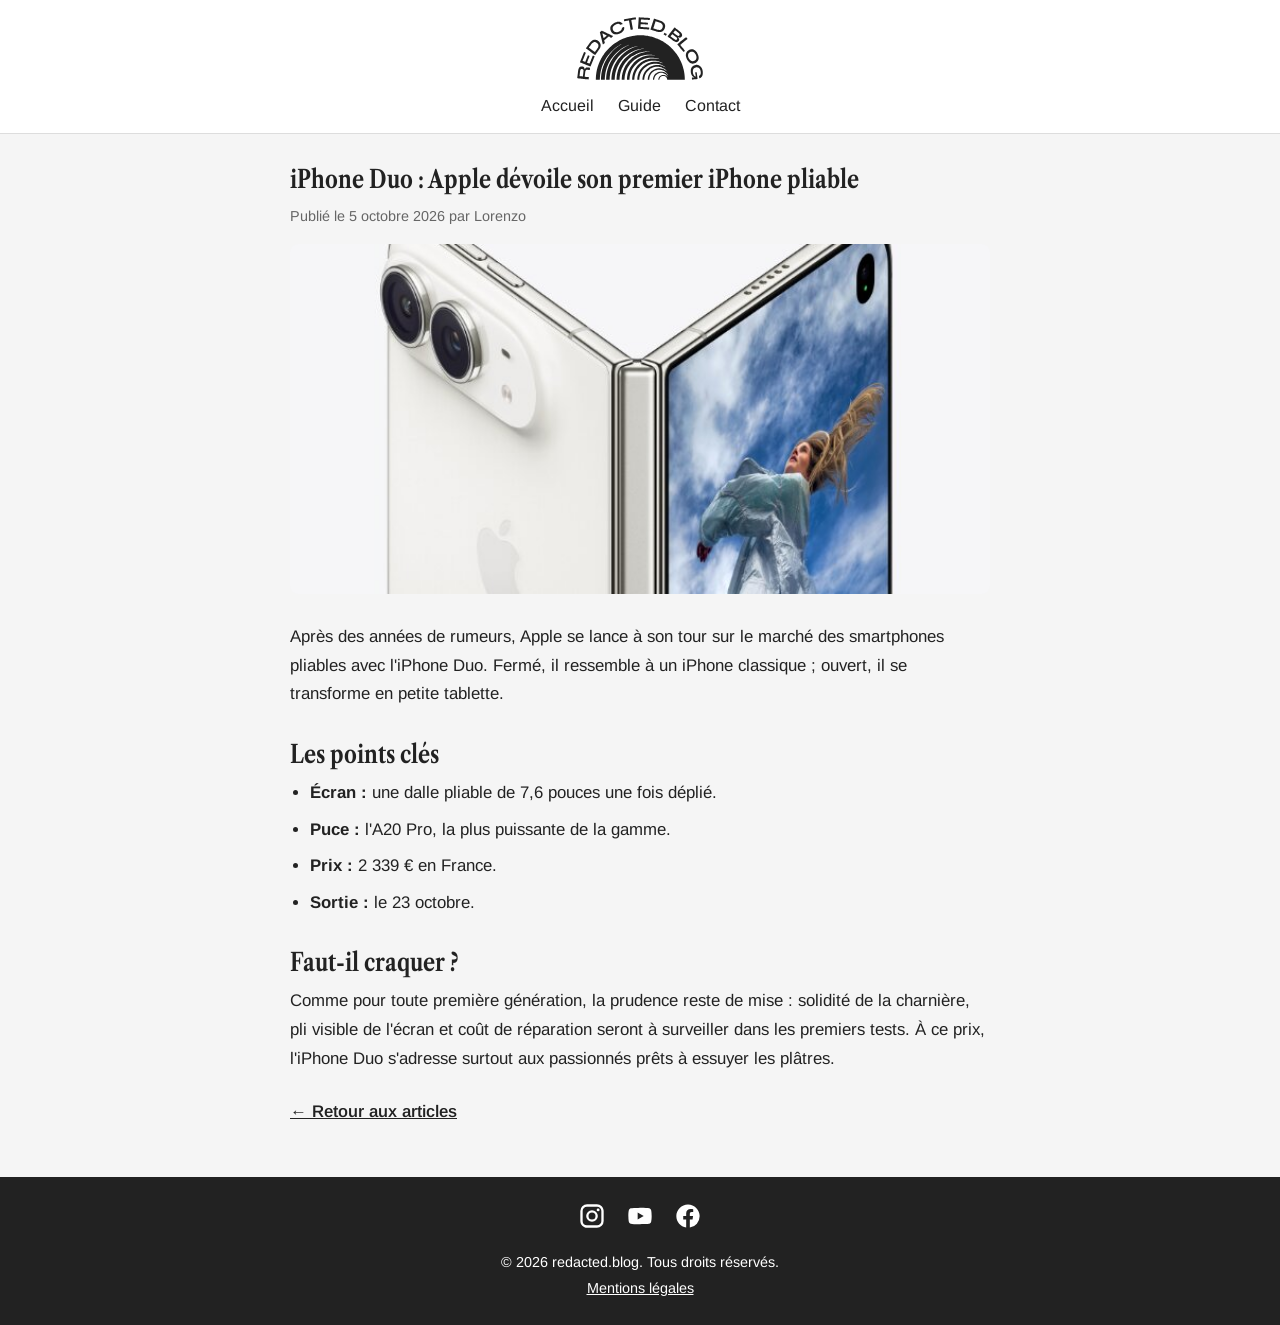
<file: article-4.html>
<!DOCTYPE html>
<html lang="fr">
<head>
    <meta charset="UTF-8">
    <meta name="viewport" content="width=device-width, initial-scale=1.0">
    <meta name="description" content="Apple dévoile l'iPhone Duo : écran de 7,6 pouces, puce A20 Pro, 2 339 €.">
    <title>Lorenzo - redacted.blog</title>
    <link rel="icon" href="assets/favicon.ico" sizes="32x32">
    <link rel="icon" href="assets/favicon.svg" type="image/svg+xml">
    <link rel="apple-touch-icon" href="assets/apple-touch-icon.png">
    <link rel="stylesheet" href="css/style.css">
</head>

<body>
    <a class="skip-link" href="#contenu">Aller au contenu</a>

    <header>
        <a class="logo" href="index.html">
            <svg role="img" aria-label="redacted.blog, retour à l'accueil" xmlns="http://www.w3.org/2000/svg" viewBox="0 0 4184 2152">
            <g transform="translate(0 2152) scale(.1 -.1)">
            <path class="logo-disc" d="M20540 14974 c-369 -13 -733 -36 -910 -58 -113 -14 -281 -32 -374 -41 -93 -9 -215 -25 -270 -35 -56 -10 -168 -28 -251 -40 -82 -12 -202 -32 -265 -45 -63 -13 -151 -28 -195 -35 -44 -6 -120 -22 -170 -35 -49 -13 -144 -34 -210 -45 -66 -12 -154 -32 -195 -45 -41 -12 -115 -31 -165 -40 -49 -9 -115 -25 -145 -36 -30 -11 -95 -29 -145 -40 -49 -11 -130 -33 -180 -49 -49 -16 -153 -47 -230 -70 -77 -23 -176 -54 -220 -70 -44 -16 -109 -36 -145 -45 -36 -9 -94 -29 -130 -45 -36 -16 -94 -36 -130 -45 -35 -9 -77 -23 -92 -31 -16 -8 -71 -30 -123 -49 -52 -19 -139 -51 -192 -70 -53 -20 -102 -40 -109 -45 -6 -6 -42 -21 -80 -34 -38 -13 -91 -34 -119 -48 -27 -14 -68 -31 -90 -38 -22 -7 -70 -28 -106 -46 -37 -19 -70 -34 -74 -34 -37 0 -980 -467 -1079 -534 -21 -14 -47 -28 -59 -32 -12 -4 -40 -19 -62 -34 -22 -15 -49 -30 -60 -34 -21 -7 -114 -61 -220 -126 -33 -20 -103 -63 -155 -94 -136 -82 -286 -176 -360 -226 -25 -17 -94 -63 -154 -103 -60 -39 -132 -88 -159 -107 -28 -19 -74 -51 -102 -70 -50 -33 -101 -69 -225 -160 -30 -22 -80 -58 -110 -80 -30 -22 -73 -55 -96 -73 -22 -17 -67 -52 -100 -76 -99 -74 -344 -271 -425 -341 -42 -36 -98 -83 -125 -105 -567 -463 -1506 -1440 -1988 -2069 -22 -28 -73 -95 -115 -149 -72 -93 -95 -125 -191 -257 -22 -30 -58 -80 -80 -110 -121 -166 -294 -423 -415 -615 -33 -53 -78 -124 -100 -158 -23 -34 -60 -96 -84 -137 -24 -41 -58 -97 -76 -125 -18 -27 -45 -72 -60 -100 -15 -27 -46 -81 -68 -120 -43 -75 -56 -98 -199 -365 -120 -224 -298 -587 -398 -810 -28 -63 -67 -148 -86 -188 -18 -40 -34 -78 -34 -84 0 -7 -16 -46 -34 -88 -47 -101 -82 -186 -122 -298 -18 -51 -39 -102 -46 -115 -6 -12 -27 -65 -46 -117 -18 -52 -52 -144 -73 -205 -22 -60 -51 -146 -65 -190 -14 -44 -36 -108 -49 -141 -13 -34 -31 -90 -40 -125 -9 -35 -31 -111 -50 -169 -55 -171 -93 -300 -114 -390 -11 -47 -27 -105 -36 -130 -9 -25 -27 -97 -41 -160 -14 -63 -33 -143 -44 -176 -10 -34 -28 -115 -40 -180 -11 -66 -32 -159 -45 -209 -13 -49 -29 -128 -35 -175 -6 -47 -24 -146 -40 -220 -15 -74 -31 -160 -35 -190 -3 -30 -22 -152 -40 -270 -19 -118 -39 -271 -45 -340 -6 -69 -22 -213 -35 -320 -27 -222 -51 -632 -61 -1052 -7 -304 -3 -341 37 -353 26 -9 1192 -9 1217 -1 34 11 40 54 46 341 6 271 25 606 45 770 6 44 17 170 26 280 9 110 27 263 40 340 14 77 34 213 45 303 11 89 29 199 40 245 11 45 26 129 35 187 8 58 28 159 45 225 16 66 38 163 48 215 19 92 67 288 98 400 8 30 30 111 48 180 19 69 39 139 46 155 7 17 25 77 40 135 28 103 59 202 125 390 18 52 42 122 54 155 11 33 38 110 61 170 23 61 57 151 75 200 18 50 44 115 59 145 14 30 26 61 26 69 0 7 15 43 34 80 18 36 37 77 41 91 10 35 78 189 125 285 22 44 40 84 40 89 0 8 75 171 107 231 9 17 26 53 40 80 13 28 31 64 40 80 9 17 49 95 90 175 41 80 79 150 84 157 6 6 25 40 43 75 37 70 104 191 158 283 19 33 51 87 70 120 19 33 46 77 59 97 13 21 42 67 64 104 49 81 368 561 415 626 19 25 55 75 79 110 38 54 185 251 271 363 14 18 44 58 68 88 23 31 69 89 103 129 33 40 97 117 142 172 345 416 907 997 1308 1351 246 218 451 394 514 440 22 17 77 59 121 95 99 79 253 198 313 242 118 87 281 205 326 236 88 62 471 316 540 357 37 22 92 56 123 76 129 81 242 145 348 198 33 16 66 36 73 45 7 8 34 23 59 32 26 10 65 30 87 45 41 29 125 50 125 32 0 -18 -51 -62 -79 -68 -16 -3 -39 -17 -52 -32 -13 -14 -46 -36 -74 -50 -27 -14 -65 -39 -83 -54 -18 -16 -39 -29 -47 -29 -7 0 -34 -15 -58 -34 -25 -19 -60 -42 -79 -52 -18 -9 -46 -28 -63 -41 -16 -14 -79 -57 -139 -96 -60 -40 -133 -88 -162 -107 -840 -554 -1922 -1531 -2619 -2365 -49 -59 -119 -142 -155 -185 -96 -114 -341 -429 -413 -530 -9 -14 -37 -52 -62 -85 -103 -138 -376 -540 -455 -668 -39 -64 -97 -157 -145 -232 -56 -89 -98 -159 -125 -210 -15 -27 -42 -75 -61 -106 -58 -97 -72 -122 -105 -184 -17 -33 -49 -94 -71 -135 -59 -110 -118 -221 -136 -255 -18 -34 -165 -339 -222 -459 -20 -43 -43 -96 -51 -118 -8 -23 -23 -55 -33 -72 -11 -17 -31 -62 -45 -100 -15 -38 -31 -75 -36 -81 -6 -7 -21 -43 -34 -81 -13 -38 -38 -100 -54 -139 -55 -128 -75 -179 -112 -285 -38 -107 -56 -155 -115 -315 -18 -49 -56 -164 -85 -255 -29 -91 -65 -203 -81 -250 -15 -47 -35 -116 -43 -155 -8 -38 -23 -90 -32 -115 -18 -52 -85 -307 -118 -455 -13 -55 -31 -127 -40 -160 -10 -33 -28 -118 -41 -190 -13 -71 -32 -164 -43 -205 -11 -41 -27 -131 -37 -200 -9 -69 -23 -158 -31 -197 -8 -40 -20 -106 -28 -145 -8 -40 -22 -147 -31 -238 -9 -91 -23 -205 -30 -254 -34 -212 -72 -777 -82 -1206 l-6 -255 26 -23 25 -23 571 -1 c430 0 575 3 585 12 29 23 34 78 40 390 6 335 14 467 46 730 11 91 26 242 34 335 9 94 24 213 35 265 11 52 29 165 40 250 12 85 32 200 45 255 13 55 29 136 36 180 6 44 20 114 31 155 12 41 33 131 49 200 43 189 109 450 121 471 5 11 23 74 40 140 16 67 34 130 39 139 5 10 23 62 39 116 17 55 53 164 81 244 28 80 61 177 74 215 13 39 32 88 44 110 11 22 28 67 37 100 9 33 30 89 45 125 16 36 41 94 56 130 14 36 42 103 61 150 19 47 39 90 44 96 5 6 20 40 34 77 13 36 36 88 50 114 13 26 48 98 76 158 114 245 285 570 438 835 117 201 158 269 254 418 39 62 91 143 114 180 51 79 93 142 148 217 22 30 60 84 85 120 87 127 354 482 459 611 668 818 1364 1490 2176 2097 127 95 250 186 274 202 24 17 74 50 109 75 36 25 82 56 103 70 20 14 81 55 136 91 54 36 112 74 130 85 42 26 131 80 233 144 109 68 182 111 420 245 182 103 531 282 695 356 72 33 151 71 177 85 26 14 73 34 104 44 31 11 70 28 88 39 17 10 55 26 85 35 30 9 73 27 96 40 23 14 64 30 91 37 27 7 74 25 104 40 60 31 163 49 174 31 12 -19 -30 -49 -90 -67 -33 -9 -74 -28 -92 -41 -17 -14 -58 -34 -90 -45 -31 -11 -70 -29 -85 -40 -16 -11 -54 -29 -85 -40 -31 -11 -74 -31 -95 -45 -22 -14 -57 -32 -80 -40 -23 -8 -62 -27 -87 -43 -25 -15 -61 -34 -80 -41 -19 -7 -40 -17 -45 -21 -6 -5 -49 -28 -95 -52 -47 -24 -152 -81 -235 -127 -82 -46 -170 -94 -194 -107 -42 -23 -151 -88 -231 -138 -19 -12 -66 -41 -105 -65 -136 -84 -457 -296 -546 -360 -26 -19 -76 -55 -109 -80 -34 -25 -81 -58 -105 -75 -93 -66 -163 -118 -215 -160 -55 -45 -133 -107 -195 -155 -18 -14 -55 -43 -81 -65 -720 -593 -1404 -1294 -1919 -1965 -22 -29 -56 -72 -75 -95 -32 -39 -77 -99 -219 -295 -71 -99 -170 -242 -248 -360 -34 -52 -75 -113 -91 -135 -16 -22 -36 -54 -44 -70 -9 -17 -31 -53 -49 -82 -19 -28 -52 -81 -74 -118 -22 -36 -51 -82 -64 -103 -25 -37 -80 -134 -131 -227 -15 -27 -49 -88 -75 -135 -57 -102 -130 -240 -156 -295 -11 -22 -28 -56 -39 -75 -11 -19 -47 -91 -80 -160 -34 -69 -73 -147 -87 -175 -14 -27 -34 -74 -44 -104 -11 -30 -23 -59 -29 -66 -13 -16 -95 -201 -131 -298 -16 -43 -35 -88 -43 -100 -8 -12 -23 -49 -34 -83 -11 -34 -28 -76 -37 -94 -10 -19 -32 -77 -50 -129 -84 -242 -97 -280 -119 -336 -13 -33 -45 -127 -71 -210 -25 -82 -56 -177 -67 -210 -11 -33 -31 -103 -44 -155 -14 -52 -38 -138 -54 -190 -17 -52 -39 -138 -49 -190 -11 -52 -25 -108 -31 -125 -32 -83 -180 -840 -205 -1047 -8 -70 -22 -158 -30 -195 -30 -143 -103 -1065 -107 -1360 -3 -216 -2 -223 19 -244 21 -21 22 -21 537 -21 284 0 525 3 536 7 39 12 44 42 56 335 21 485 52 922 69 980 2 8 18 119 35 246 16 126 39 273 49 326 11 53 29 150 40 216 11 66 30 153 41 194 11 40 29 126 40 191 12 65 29 139 39 165 10 26 26 85 36 132 9 47 30 126 45 175 15 50 33 113 39 140 12 51 37 128 141 435 71 212 121 351 144 405 10 22 25 63 33 90 8 28 28 75 43 105 15 30 33 73 40 95 7 22 25 65 40 95 15 30 33 73 40 95 7 22 42 101 77 175 36 74 89 187 119 250 30 63 62 129 71 145 9 17 33 62 53 100 36 67 78 147 152 285 19 36 51 92 71 125 20 33 49 82 64 108 70 121 189 313 233 377 17 25 75 113 130 195 55 83 118 175 140 205 23 30 58 80 80 110 22 30 61 84 86 120 26 36 94 124 151 195 56 72 122 154 146 184 343 433 1050 1147 1497 1510 235 191 462 368 570 443 14 10 50 36 80 58 30 22 111 78 180 125 69 47 136 93 150 102 14 9 57 37 95 62 39 24 95 62 127 83 31 21 60 38 66 38 5 0 27 13 49 29 22 16 60 39 84 51 24 12 51 28 59 35 17 15 114 72 205 121 137 73 216 115 323 173 61 34 115 61 119 61 3 0 83 38 177 84 227 111 313 151 361 166 22 7 65 25 95 40 30 15 73 33 95 40 22 7 58 23 80 35 22 13 67 31 100 40 33 10 74 24 90 33 51 27 450 168 595 211 52 16 113 36 135 45 22 9 91 30 155 46 63 16 135 36 160 45 25 9 76 23 114 31 39 8 107 26 152 40 46 14 129 31 186 39 57 7 130 23 163 35 70 24 158 35 209 26 70 -13 33 -36 -98 -61 -44 -8 -108 -28 -143 -45 -36 -16 -95 -35 -131 -41 -37 -6 -105 -26 -152 -44 -47 -18 -110 -38 -140 -45 -30 -7 -79 -24 -109 -37 -30 -13 -89 -32 -132 -43 -43 -10 -93 -27 -111 -36 -18 -9 -69 -29 -113 -44 -114 -40 -275 -101 -385 -148 -52 -22 -124 -52 -160 -66 -252 -103 -685 -316 -1005 -494 -49 -28 -112 -63 -140 -77 -27 -15 -63 -37 -80 -49 -16 -13 -43 -29 -60 -38 -63 -32 -262 -153 -318 -194 -23 -16 -62 -42 -87 -57 -50 -31 -130 -84 -211 -139 -53 -37 -75 -53 -295 -211 -60 -42 -131 -95 -159 -117 -148 -119 -225 -179 -271 -215 -21 -16 -104 -86 -184 -154 -554 -476 -1013 -946 -1485 -1525 -71 -87 -342 -445 -394 -521 -20 -29 -72 -106 -116 -170 -102 -149 -160 -237 -231 -355 -32 -52 -74 -120 -94 -150 -20 -30 -56 -89 -80 -130 -23 -41 -57 -100 -75 -130 -18 -30 -46 -79 -61 -108 -16 -30 -48 -88 -71 -130 -23 -43 -51 -97 -62 -122 -11 -25 -28 -58 -37 -75 -27 -48 -136 -265 -171 -341 -17 -38 -51 -112 -76 -164 -24 -52 -48 -106 -52 -120 -4 -14 -20 -50 -35 -80 -15 -30 -33 -73 -40 -95 -6 -22 -25 -69 -40 -105 -96 -218 -210 -540 -320 -900 -21 -69 -53 -172 -71 -230 -18 -58 -40 -141 -49 -185 -10 -44 -29 -119 -43 -168 -15 -48 -31 -118 -38 -155 -6 -37 -21 -107 -34 -157 -13 -49 -36 -159 -50 -244 -14 -84 -32 -179 -39 -210 -8 -31 -24 -130 -36 -221 -11 -91 -31 -241 -45 -335 -13 -93 -29 -235 -35 -315 -5 -80 -17 -237 -25 -350 -8 -113 -17 -304 -21 -425 l-7 -221 25 -28 24 -28 493 0 c491 0 493 0 515 21 20 21 21 34 28 284 9 313 31 628 58 827 11 80 27 208 35 285 8 77 23 176 34 220 11 44 29 148 41 230 11 83 30 177 40 210 11 33 29 112 40 175 11 63 30 142 40 175 11 33 27 94 35 135 9 41 31 123 50 182 19 59 35 116 35 125 1 10 30 104 66 208 36 105 76 228 90 274 14 46 33 100 43 120 10 20 29 68 41 106 13 39 36 97 52 130 15 33 28 67 28 75 0 8 15 48 34 90 19 41 57 127 85 190 28 63 63 138 77 165 15 28 35 74 45 103 10 29 27 65 38 80 11 16 27 48 37 73 10 24 25 56 35 70 10 14 34 59 53 100 37 76 81 158 156 289 23 41 59 104 80 140 97 169 153 260 198 320 11 14 27 41 37 60 10 19 31 53 47 75 15 22 54 78 84 124 31 46 71 103 88 126 17 24 49 68 71 100 114 164 369 491 497 636 51 59 125 144 163 190 111 132 696 713 850 844 77 66 176 151 220 190 44 38 105 89 135 112 30 23 105 81 165 128 147 114 178 137 257 193 37 26 113 80 170 120 98 69 170 117 318 210 36 23 85 56 110 72 43 30 129 81 280 165 39 22 87 50 106 63 61 39 450 238 634 325 201 94 423 191 475 207 22 7 60 23 85 35 25 12 77 32 115 45 39 12 84 31 100 40 17 10 59 26 95 35 36 9 99 29 140 45 96 36 216 77 305 102 39 11 111 33 160 49 50 15 129 38 177 49 48 11 105 27 127 35 22 7 98 26 168 40 70 15 169 37 218 50 50 13 148 33 219 45 72 11 177 31 235 44 58 14 162 30 231 36 69 6 179 21 245 33 139 25 474 32 496 10 16 -16 -38 -30 -201 -49 -74 -9 -177 -27 -229 -40 -52 -14 -160 -36 -240 -50 -80 -13 -177 -33 -216 -44 -38 -10 -108 -26 -155 -35 -47 -9 -114 -26 -150 -36 -36 -11 -96 -27 -135 -35 -108 -22 -505 -146 -770 -240 -71 -25 -166 -58 -210 -73 -44 -16 -102 -39 -130 -53 -27 -14 -68 -31 -90 -38 -22 -7 -71 -28 -110 -47 -38 -18 -75 -33 -81 -33 -7 0 -87 -36 -178 -80 -92 -44 -168 -80 -171 -80 -5 0 -224 -109 -315 -158 -236 -125 -319 -171 -375 -207 -27 -18 -86 -53 -130 -78 -113 -64 -160 -94 -399 -252 -267 -178 -293 -197 -545 -387 -475 -359 -1027 -871 -1426 -1324 -112 -127 -296 -342 -320 -374 -11 -15 -47 -62 -80 -105 -33 -43 -71 -92 -85 -110 -99 -128 -192 -257 -280 -385 -19 -28 -55 -80 -80 -115 -25 -36 -63 -93 -84 -127 -62 -99 -99 -158 -148 -233 -46 -71 -80 -130 -128 -221 -15 -28 -36 -65 -48 -81 -12 -17 -26 -43 -32 -57 -5 -15 -23 -46 -38 -69 -15 -23 -85 -157 -154 -297 -175 -353 -208 -423 -208 -435 0 -5 -15 -41 -34 -80 -43 -85 -78 -170 -121 -290 -17 -49 -39 -104 -48 -122 -17 -32 -59 -145 -104 -283 -14 -41 -36 -104 -49 -140 -33 -87 -79 -237 -119 -390 -18 -69 -40 -145 -49 -170 -10 -25 -24 -76 -32 -115 -8 -38 -30 -135 -49 -215 -59 -248 -93 -411 -110 -525 -8 -60 -26 -168 -40 -240 -13 -71 -34 -231 -45 -355 -12 -124 -30 -310 -41 -415 -21 -203 -37 -626 -25 -688 4 -23 15 -41 28 -48 30 -16 877 -16 906 0 32 17 40 63 46 266 10 323 51 816 86 1010 10 61 29 178 40 260 12 83 29 182 40 220 10 39 28 122 39 185 12 63 33 156 46 205 14 50 33 124 43 165 41 166 147 513 184 605 11 28 31 88 45 134 13 46 35 105 47 130 13 25 31 73 41 106 9 33 25 74 35 90 10 17 23 48 30 70 13 44 81 199 136 310 19 39 34 75 34 80 0 6 46 100 102 210 135 266 162 318 207 395 21 36 56 97 78 135 105 184 346 554 490 751 21 29 54 74 73 100 19 27 64 86 100 131 36 45 87 110 115 145 385 489 973 1067 1502 1478 17 14 58 45 90 70 123 96 396 288 528 372 33 21 78 50 100 65 185 129 720 421 1031 565 43 20 108 50 144 67 95 44 201 88 315 131 56 20 110 42 122 48 31 17 203 79 323 118 58 18 141 45 185 59 176 58 243 78 320 97 44 10 107 27 140 38 33 11 114 31 180 45 66 13 153 34 193 45 40 10 122 26 183 35 60 8 144 24 187 35 42 11 160 29 262 40 102 11 223 27 270 34 376 63 1365 78 1529 25 28 -10 31 -13 17 -21 -16 -9 -62 -12 -586 -44 -146 -8 -335 -26 -420 -39 -85 -13 -184 -26 -220 -30 -82 -8 -225 -31 -310 -50 -36 -8 -111 -21 -165 -30 -55 -9 -138 -27 -185 -41 -46 -13 -133 -33 -192 -44 -59 -11 -123 -27 -144 -36 -20 -8 -81 -26 -135 -40 -54 -13 -122 -33 -151 -44 -29 -10 -84 -27 -123 -36 -38 -10 -99 -30 -135 -45 -36 -15 -85 -32 -110 -39 -43 -11 -123 -40 -260 -96 -36 -14 -107 -42 -159 -60 -52 -19 -100 -39 -105 -43 -6 -5 -41 -21 -78 -35 -37 -14 -87 -36 -110 -49 -24 -14 -54 -28 -68 -32 -25 -7 -189 -82 -245 -112 -16 -9 -93 -49 -170 -89 -77 -39 -176 -92 -220 -117 -44 -25 -106 -60 -138 -77 -33 -17 -77 -44 -99 -61 -23 -16 -45 -29 -50 -29 -6 0 -35 -17 -66 -38 -32 -21 -84 -56 -117 -77 -51 -32 -107 -68 -212 -136 -12 -8 -81 -57 -153 -109 -73 -52 -151 -108 -175 -125 -50 -35 -233 -179 -381 -300 -388 -316 -995 -931 -1276 -1295 -16 -19 -43 -53 -60 -76 -110 -137 -339 -453 -403 -553 -16 -25 -38 -58 -48 -71 -9 -14 -42 -63 -71 -110 -115 -180 -117 -185 -247 -412 -23 -40 -56 -98 -74 -128 -42 -73 -281 -558 -290 -590 -4 -14 -20 -47 -35 -75 -15 -27 -33 -68 -40 -90 -7 -22 -25 -65 -40 -95 -16 -31 -33 -76 -40 -100 -7 -25 -22 -65 -35 -90 -13 -25 -35 -79 -49 -120 -14 -41 -48 -140 -76 -220 -28 -80 -62 -181 -74 -225 -13 -44 -37 -124 -55 -178 -17 -53 -31 -104 -31 -112 0 -9 -13 -56 -30 -105 -16 -49 -38 -141 -50 -204 -11 -63 -29 -139 -39 -169 -11 -30 -29 -119 -41 -198 -11 -79 -30 -182 -41 -229 -11 -47 -26 -143 -34 -215 -8 -71 -24 -197 -35 -280 -29 -219 -49 -509 -52 -757 -3 -211 -2 -218 18 -239 22 -21 26 -21 430 -21 l408 0 22 25 c20 23 22 40 28 213 4 104 11 225 16 269 5 44 16 168 25 275 20 257 41 432 59 505 9 33 25 123 36 200 11 77 29 172 40 210 11 39 29 115 40 170 22 106 60 250 115 430 19 61 39 130 45 155 7 25 24 79 40 120 15 41 39 109 53 150 62 188 182 482 268 655 16 33 36 79 44 103 8 24 23 56 34 71 11 15 27 47 37 72 10 24 28 61 41 82 13 20 34 61 48 90 14 28 47 90 74 137 28 47 60 103 72 125 34 64 89 155 134 225 23 36 58 90 77 120 19 30 42 66 51 80 152 238 398 556 657 854 320 366 787 809 1121 1061 14 11 53 40 85 65 142 108 356 257 514 358 30 19 84 54 120 77 36 23 98 61 138 84 39 22 105 60 145 82 39 23 97 56 127 74 30 18 66 36 80 40 14 4 45 19 70 33 65 38 206 109 270 136 30 13 107 47 170 76 63 29 153 67 200 85 47 18 108 42 135 53 133 54 235 91 285 105 30 8 93 29 140 45 118 42 280 91 375 113 44 11 107 28 140 39 33 11 111 28 173 40 63 11 144 29 180 39 37 11 105 25 152 31 47 6 180 26 295 45 116 19 271 39 345 44 74 6 191 16 260 22 483 41 1381 11 1780 -61 91 -16 219 -37 285 -46 162 -22 231 -52 158 -70 -33 -9 -395 3 -563 18 -175 15 -759 15 -980 0 -287 -20 -513 -42 -603 -58 -45 -8 -165 -28 -266 -45 -102 -16 -216 -38 -255 -48 -39 -11 -100 -25 -136 -31 -93 -16 -487 -125 -670 -186 -41 -14 -115 -38 -165 -53 -49 -15 -108 -37 -130 -48 -22 -12 -60 -26 -85 -33 -25 -7 -65 -22 -90 -35 -25 -12 -70 -30 -100 -40 -30 -10 -85 -33 -121 -51 -37 -19 -70 -34 -75 -34 -10 0 -56 -22 -354 -170 -113 -56 -239 -121 -280 -145 -41 -24 -100 -57 -130 -73 -30 -17 -78 -45 -107 -63 -29 -19 -78 -50 -109 -69 -136 -84 -249 -158 -351 -233 -40 -28 -95 -68 -124 -87 -350 -240 -1015 -849 -1324 -1214 -184 -218 -390 -479 -448 -566 -9 -14 -42 -61 -74 -105 -116 -160 -301 -454 -384 -610 -17 -33 -37 -67 -45 -76 -8 -8 -29 -47 -49 -85 -19 -38 -41 -80 -49 -94 -8 -14 -26 -47 -39 -75 -13 -27 -33 -68 -45 -90 -36 -69 -100 -209 -107 -235 -4 -14 -16 -39 -26 -55 -20 -35 -86 -190 -130 -308 -16 -42 -36 -91 -45 -108 -9 -17 -22 -55 -30 -83 -8 -28 -28 -85 -44 -126 -52 -139 -97 -285 -178 -590 -44 -163 -93 -381 -112 -494 -11 -65 -27 -144 -35 -175 -8 -31 -21 -123 -30 -206 -8 -82 -22 -197 -30 -255 -27 -190 -44 -422 -47 -627 -4 -276 -52 -247 402 -246 266 1 364 4 375 13 26 21 35 81 35 230 0 80 4 183 10 230 5 47 19 173 30 280 31 297 40 368 60 455 10 44 26 127 34 185 9 58 28 143 41 190 13 47 32 123 41 170 9 47 27 114 40 150 12 36 32 104 43 152 11 48 28 104 37 125 9 21 29 79 44 128 32 102 87 247 130 348 17 37 30 72 30 78 0 7 15 41 34 78 18 36 37 77 41 91 8 26 85 194 112 245 8 17 45 86 80 155 36 69 80 150 98 180 18 30 52 90 76 133 46 81 108 181 159 257 16 25 55 83 86 129 31 46 71 103 88 127 17 23 51 70 76 104 319 440 803 948 1240 1300 229 185 319 251 526 387 60 40 127 85 149 101 22 16 55 37 74 47 19 9 52 30 74 46 22 16 45 29 51 29 6 0 35 16 63 35 29 19 56 35 61 35 4 0 30 14 58 32 65 41 376 199 439 222 28 10 55 23 61 27 17 14 213 98 285 124 36 12 81 31 100 40 19 10 72 31 119 46 47 15 117 39 155 52 139 49 272 90 365 113 52 12 114 30 138 38 23 8 70 20 105 26 34 6 118 24 187 40 138 33 569 103 725 119 502 51 1358 35 1780 -33 83 -14 193 -31 245 -40 166 -27 442 -86 520 -111 41 -13 113 -31 159 -40 47 -8 110 -27 140 -40 30 -14 91 -35 135 -46 45 -11 98 -31 119 -45 21 -14 69 -32 107 -40 70 -16 98 -34 84 -55 -10 -17 -100 -5 -170 24 -32 13 -99 30 -149 36 -49 6 -124 22 -166 36 -42 13 -116 29 -165 35 -49 7 -141 23 -204 36 -248 53 -664 87 -1060 87 -372 0 -868 -35 -1045 -74 -49 -11 -154 -28 -232 -39 -77 -11 -166 -29 -197 -40 -31 -10 -98 -27 -149 -36 -50 -9 -138 -32 -194 -50 -56 -19 -109 -34 -118 -34 -22 0 -276 -83 -386 -126 -48 -19 -93 -34 -100 -34 -8 0 -41 -13 -74 -28 -33 -16 -78 -34 -100 -41 -56 -18 -360 -155 -440 -198 -16 -9 -52 -27 -80 -40 -27 -13 -63 -31 -80 -40 -16 -9 -59 -32 -95 -51 -36 -19 -70 -38 -77 -43 -6 -6 -35 -22 -65 -38 -110 -57 -365 -221 -566 -363 -498 -352 -1018 -847 -1402 -1333 -25 -31 -61 -76 -80 -100 -19 -23 -53 -68 -75 -100 -22 -31 -56 -79 -75 -106 -56 -79 -117 -169 -162 -239 -23 -36 -59 -91 -80 -123 -21 -32 -43 -70 -49 -84 -5 -14 -19 -39 -30 -55 -30 -42 -91 -152 -175 -317 -41 -79 -79 -149 -84 -156 -5 -6 -17 -32 -25 -56 -9 -24 -28 -69 -44 -99 -16 -30 -32 -66 -36 -80 -4 -14 -20 -52 -36 -85 -79 -168 -262 -691 -293 -840 -8 -38 -24 -96 -35 -128 -11 -32 -25 -86 -31 -120 -6 -34 -26 -132 -45 -217 -73 -339 -121 -741 -131 -1110 -6 -213 -6 -226 13 -249 l19 -24 310 0 c220 0 315 3 331 11 33 18 40 64 47 297 3 116 10 257 16 315 15 152 87 589 110 674 11 40 29 117 39 172 11 54 28 122 39 149 11 28 27 86 37 130 10 44 30 112 45 150 15 39 39 104 53 145 43 128 97 273 107 285 5 6 21 41 34 76 13 36 38 93 55 126 17 33 31 65 31 69 0 8 48 104 157 314 19 36 53 97 76 136 23 39 55 93 71 120 32 53 85 137 125 197 14 21 37 55 51 77 260 409 862 1060 1251 1355 14 11 52 40 84 65 208 162 464 336 640 437 39 22 88 51 110 63 98 58 364 192 500 253 94 42 133 58 253 106 257 103 676 236 840 266 46 8 113 24 150 35 37 11 153 31 257 45 105 15 224 33 265 41 270 52 1223 51 1498 -1 41 -8 158 -26 261 -40 102 -14 213 -34 246 -45 33 -10 109 -28 169 -40 60 -11 141 -32 180 -45 39 -13 105 -33 146 -44 113 -30 291 -92 617 -217 35 -13 89 -37 120 -52 32 -16 69 -33 83 -37 14 -4 45 -20 70 -36 25 -16 66 -35 90 -44 25 -9 61 -28 80 -43 19 -16 56 -36 82 -46 26 -10 58 -31 70 -46 13 -16 41 -36 63 -43 52 -18 64 -53 14 -43 -18 3 -42 15 -54 26 -11 10 -45 24 -75 31 -30 6 -75 22 -100 34 -25 12 -72 30 -105 40 -33 9 -76 25 -95 36 -33 17 -239 87 -465 158 -55 17 -155 42 -222 56 -67 14 -140 32 -163 40 -23 8 -96 21 -163 30 -67 9 -189 27 -272 40 -354 58 -1092 63 -1420 10 -49 -8 -173 -26 -275 -40 -102 -14 -212 -34 -245 -45 -33 -10 -111 -28 -174 -40 -63 -12 -131 -28 -150 -36 -20 -9 -83 -28 -141 -44 -102 -28 -302 -96 -405 -138 -27 -11 -75 -30 -105 -42 -140 -57 -180 -74 -255 -111 -45 -21 -83 -39 -87 -39 -5 0 -295 -155 -388 -207 -119 -68 -372 -234 -516 -340 -341 -251 -667 -552 -969 -898 -107 -121 -245 -299 -340 -435 -211 -302 -380 -594 -520 -895 -80 -173 -107 -234 -129 -295 -13 -36 -33 -87 -44 -115 -91 -223 -195 -580 -248 -850 -14 -71 -36 -184 -50 -250 -28 -136 -49 -340 -64 -625 -14 -278 -14 -284 13 -316 l23 -27 255 -1 c345 -2 349 0 349 129 0 118 30 515 46 600 8 44 28 159 44 255 16 96 39 201 50 235 10 33 29 104 40 158 12 55 30 119 41 143 10 25 26 73 35 107 14 56 49 150 106 292 11 28 31 77 45 110 40 101 165 359 219 455 88 156 121 211 159 270 146 224 187 282 275 395 25 32 54 70 65 84 130 175 419 475 652 679 277 242 610 474 908 632 137 73 310 160 318 160 5 0 41 16 80 35 126 61 325 136 502 191 44 14 123 38 175 54 52 17 129 36 170 44 41 8 122 26 180 40 112 27 461 78 650 96 148 14 660 15 815 1 160 -15 586 -77 655 -96 30 -9 108 -26 172 -40 64 -13 134 -31 154 -40 21 -9 81 -27 134 -40 53 -13 121 -35 151 -48 29 -13 76 -29 103 -36 27 -7 67 -21 90 -33 22 -11 72 -31 110 -44 38 -13 85 -33 105 -45 20 -12 56 -29 81 -39 86 -34 334 -160 460 -235 36 -21 85 -50 110 -64 25 -14 64 -39 85 -54 22 -15 60 -41 85 -58 126 -82 192 -133 249 -190 25 -25 56 -51 69 -58 21 -11 31 -41 14 -41 -4 0 -23 11 -42 25 -18 13 -49 30 -69 36 -20 7 -58 27 -85 46 -26 18 -54 33 -60 33 -7 0 -35 16 -62 35 -27 19 -53 35 -59 35 -5 0 -35 15 -65 32 -160 93 -432 213 -650 286 -58 19 -132 45 -165 57 -33 13 -106 33 -163 44 -56 12 -121 29 -145 37 -37 13 -114 27 -452 80 -221 34 -704 46 -981 24 -149 -12 -595 -82 -669 -105 -27 -9 -93 -25 -145 -36 -241 -52 -707 -227 -945 -356 -16 -8 -52 -27 -80 -41 -27 -13 -76 -40 -107 -58 -32 -19 -86 -50 -120 -70 -55 -32 -109 -68 -297 -194 -393 -265 -838 -707 -1143 -1135 -121 -170 -162 -232 -238 -365 -23 -41 -57 -100 -74 -130 -18 -30 -56 -104 -85 -165 -29 -60 -65 -135 -80 -165 -16 -30 -34 -73 -41 -95 -7 -22 -24 -64 -37 -93 -34 -76 -74 -193 -160 -472 -14 -47 -36 -132 -49 -190 -12 -58 -32 -145 -43 -195 -24 -108 -77 -553 -86 -720 -9 -193 -13 -190 308 -189 304 1 281 -19 292 249 8 193 32 425 51 493 8 29 28 120 44 202 15 81 33 157 39 168 6 11 24 66 40 123 41 145 158 448 210 546 11 21 30 58 41 83 51 116 175 329 270 465 25 35 61 87 80 115 224 327 647 749 984 980 28 20 65 45 81 56 109 75 190 125 335 207 84 47 245 126 290 142 25 9 55 22 67 31 51 33 469 176 598 205 50 11 117 28 150 38 33 10 114 26 180 35 66 9 188 26 270 37 180 26 569 37 720 21 250 -27 576 -73 635 -91 36 -11 92 -25 125 -31 33 -7 107 -27 165 -45 58 -18 132 -41 165 -50 32 -9 80 -27 105 -39 25 -13 59 -26 75 -30 73 -17 475 -213 599 -291 289 -183 450 -302 676 -501 188 -165 430 -435 430 -479 0 -34 -19 -21 -280 200 -239 201 -530 393 -750 495 -25 12 -72 34 -105 50 -260 128 -683 250 -1026 297 -584 80 -1339 -14 -1809 -223 -42 -19 -80 -34 -85 -34 -11 0 -197 -84 -245 -111 -19 -11 -64 -36 -100 -55 -62 -34 -130 -74 -237 -139 -46 -28 -92 -60 -213 -149 -409 -302 -813 -774 -1045 -1221 -23 -44 -46 -89 -52 -100 -30 -54 -103 -216 -103 -227 0 -7 -12 -38 -26 -68 -39 -84 -113 -312 -140 -435 -13 -60 -31 -130 -39 -155 -18 -55 -38 -213 -60 -468 -27 -305 -34 -296 213 -297 192 -2 236 6 251 47 4 13 14 100 20 193 17 237 35 359 80 536 42 168 111 378 146 449 12 25 26 56 30 70 4 14 34 79 67 145 268 539 634 946 1163 1292 480 314 1096 489 1720 486 527 -2 968 -101 1411 -318 50 -25 94 -45 97 -45 4 0 31 -15 60 -34 28 -18 95 -59 147 -90 52 -32 117 -73 144 -92 45 -31 74 -54 234 -183 266 -212 590 -614 741 -917 54 -108 57 -119 40 -129 -12 -8 -49 22 -49 40 0 7 -19 33 -42 58 -24 24 -55 62 -71 83 -204 288 -549 583 -872 747 -149 76 -259 127 -273 127 -8 0 -47 13 -87 29 -114 46 -391 110 -544 126 -238 26 -624 16 -786 -20 -231 -50 -517 -138 -578 -178 -12 -7 -47 -23 -78 -35 -31 -11 -78 -34 -105 -51 -26 -17 -52 -31 -58 -31 -14 0 -238 -148 -321 -213 -310 -242 -601 -594 -741 -897 -14 -30 -38 -80 -53 -110 -16 -30 -36 -82 -46 -115 -9 -33 -25 -76 -36 -96 -10 -20 -29 -81 -43 -135 -13 -55 -34 -132 -45 -173 -38 -136 -66 -486 -42 -529 19 -35 45 -40 189 -38 174 2 180 6 192 157 21 248 89 547 155 679 12 25 28 63 35 85 7 22 23 56 35 75 12 19 34 60 49 90 79 161 294 436 449 572 299 264 553 402 947 518 379 110 978 83 1325 -62 28 -11 75 -30 105 -42 107 -41 310 -155 421 -235 235 -171 424 -368 602 -629 94 -137 154 -280 113 -270 -7 2 -47 39 -87 83 -149 161 -269 265 -399 344 -94 58 -246 129 -311 146 -33 9 -83 25 -111 36 -117 46 -492 62 -688 29 -395 -67 -807 -337 -1037 -680 -74 -110 -119 -190 -133 -235 -7 -22 -24 -62 -37 -89 -22 -44 -40 -109 -89 -331 -45 -200 -25 -237 126 -243 148 -6 169 8 185 118 16 108 70 320 94 370 15 30 34 71 41 90 27 68 132 212 227 311 151 156 298 250 505 319 163 55 229 63 458 57 l195 -5 136 -45 c342 -113 583 -318 745 -632 54 -105 112 -295 124 -409 14 -126 19 -145 41 -156 12 -7 939 -10 2806 -10 2786 0 2787 0 2807 20 16 16 21 36 24 93 6 126 -16 631 -42 947 -40 481 -45 534 -71 720 -14 96 -32 233 -40 303 -8 71 -21 157 -29 191 -8 34 -26 140 -41 236 -14 96 -32 198 -41 225 -8 28 -26 115 -40 195 -14 80 -32 168 -40 195 -8 28 -28 111 -44 185 -46 212 -132 531 -201 747 -21 67 -39 130 -39 140 0 10 -12 50 -26 88 -14 39 -39 113 -54 165 -27 91 -71 217 -158 455 -78 214 -123 330 -190 490 -13 33 -35 89 -49 125 -13 36 -34 85 -47 110 -13 25 -27 56 -31 70 -4 14 -22 57 -41 95 -18 39 -76 163 -129 277 -92 200 -235 488 -325 653 -23 44 -56 105 -72 135 -16 30 -50 92 -76 137 -26 45 -63 111 -83 145 -72 127 -128 220 -208 350 -20 32 -54 86 -75 120 -55 89 -98 156 -132 207 -16 24 -45 68 -64 97 -108 163 -278 408 -369 529 -20 27 -64 86 -97 130 -70 94 -204 267 -254 330 -19 24 -48 61 -65 82 -16 21 -75 91 -130 157 -55 65 -111 133 -125 150 -122 155 -628 695 -902 961 -239 235 -515 485 -781 710 -126 106 -134 113 -356 290 -134 106 -431 328 -596 445 -38 27 -90 63 -113 81 -51 36 -378 253 -484 320 -40 25 -101 64 -134 85 -34 22 -77 48 -95 59 -18 11 -65 39 -104 62 -38 23 -97 57 -130 76 -33 19 -94 53 -135 77 -41 24 -99 56 -128 71 -30 16 -70 39 -90 51 -62 39 -566 294 -777 393 -38 18 -104 49 -146 69 -75 35 -164 74 -284 123 -33 13 -94 40 -135 59 -42 18 -80 34 -85 34 -4 0 -38 13 -74 30 -123 55 -572 221 -746 276 -44 14 -105 35 -135 46 -30 11 -92 31 -137 43 -46 13 -107 33 -137 44 -30 11 -92 30 -138 41 -46 12 -112 32 -148 45 -36 12 -103 30 -150 40 -47 10 -105 25 -130 35 -25 10 -105 30 -178 45 -73 14 -147 32 -165 40 -18 7 -86 23 -152 35 -66 11 -163 32 -215 45 -52 13 -131 29 -175 35 -44 6 -129 22 -189 36 -60 13 -179 33 -265 45 -85 11 -201 29 -256 39 -56 10 -178 26 -271 35 -93 9 -261 27 -374 41 -354 43 -1376 75 -1870 58z m-5460 -2763 c0 -14 -25 -31 -58 -37 -36 -7 -40 1 -15 28 16 18 73 26 73 9z m2548 -243 c-5 -16 -83 -42 -103 -34 -41 15 3 44 68 45 27 1 37 -3 35 -11z"/>
            <path class="logo-letter" d="M1950 4943 c-413 -81 -708 -380 -841 -853 -16 -58 -36 -127 -44 -155 -7 -27 -21 -113 -30 -190 -9 -77 -25 -192 -35 -255 -11 -63 -28 -205 -40 -315 -11 -110 -31 -274 -45 -365 -13 -91 -29 -219 -35 -285 -6 -66 -22 -196 -35 -290 -14 -93 -34 -260 -45 -370 -12 -110 -29 -252 -39 -315 -45 -279 -47 -309 -20 -336 30 -30 216 -62 539 -94 118 -11 285 -31 370 -44 85 -14 232 -32 325 -41 94 -9 225 -25 292 -35 67 -11 211 -29 320 -40 109 -11 223 -24 253 -30 68 -12 349 -46 450 -55 41 -4 145 -17 230 -30 85 -13 229 -31 320 -40 202 -19 292 -31 392 -52 139 -29 152 -13 174 221 8 89 25 224 39 301 39 229 47 220 -247 251 -123 13 -263 30 -313 38 -49 9 -179 25 -288 36 -287 30 -414 48 -436 62 -40 25 -42 58 -16 231 14 88 35 249 46 357 11 107 31 267 44 355 14 88 34 251 45 363 11 112 27 231 35 265 8 35 25 121 39 192 43 231 122 368 249 432 109 54 225 59 480 19 53 -8 172 -22 265 -31 92 -8 204 -22 250 -30 153 -28 165 -11 192 270 11 116 27 255 35 310 21 149 13 157 -170 175 -66 6 -175 20 -242 30 -165 27 -499 60 -592 60 -314 -2 -505 -164 -610 -518 -39 -130 -71 -120 -101 34 -79 395 -285 630 -640 730 -131 36 -141 38 -315 40 -99 1 -191 0 -205 -3z m381 -779 c190 -35 353 -194 395 -384 30 -133 11 -454 -46 -815 -11 -66 -29 -214 -40 -330 -11 -115 -30 -262 -41 -325 -11 -63 -28 -207 -38 -319 -22 -239 -25 -247 -114 -245 -74 1 -333 31 -462 53 -60 11 -191 27 -290 36 -254 23 -254 24 -216 244 11 64 30 211 41 326 12 116 29 264 40 330 10 66 28 210 40 320 11 110 27 241 35 290 8 50 23 162 35 250 60 455 277 641 661 569z"/>
            <path class="logo-letter" d="M2908 9590 c-9 -6 -22 -27 -28 -48 -7 -20 -25 -66 -40 -102 -35 -79 -71 -168 -115 -280 -52 -133 -104 -259 -136 -331 -16 -36 -29 -72 -29 -80 0 -8 -14 -43 -31 -79 -17 -36 -43 -99 -59 -140 -32 -86 -69 -177 -110 -270 -15 -36 -34 -83 -40 -105 -7 -22 -25 -65 -40 -95 -16 -31 -33 -76 -40 -100 -7 -24 -24 -69 -40 -100 -15 -30 -35 -80 -45 -110 -10 -30 -28 -75 -40 -100 -12 -25 -32 -75 -44 -112 -13 -37 -26 -70 -31 -73 -5 -3 -18 -36 -31 -73 -12 -37 -32 -87 -44 -112 -12 -25 -30 -70 -40 -100 -10 -30 -30 -80 -45 -110 -16 -31 -33 -76 -40 -100 -7 -24 -25 -69 -40 -100 -15 -31 -33 -76 -40 -100 -7 -24 -24 -69 -40 -100 -15 -30 -35 -80 -45 -110 -10 -30 -33 -86 -52 -125 -58 -122 -44 -160 77 -200 44 -15 82 -30 85 -35 3 -5 29 -16 58 -25 28 -10 91 -35 140 -56 48 -22 93 -39 100 -39 6 0 50 -18 97 -40 47 -22 91 -40 99 -40 8 0 44 -13 80 -29 87 -39 226 -96 326 -132 43 -17 84 -34 91 -40 6 -5 42 -20 80 -33 38 -13 92 -35 119 -49 28 -14 70 -30 95 -37 25 -7 65 -22 90 -35 25 -12 63 -28 85 -35 22 -7 79 -30 128 -51 48 -22 92 -39 99 -39 7 0 46 -16 88 -34 92 -43 181 -79 282 -117 43 -15 94 -37 115 -47 21 -11 63 -27 93 -37 30 -10 80 -30 110 -45 30 -15 78 -35 106 -43 28 -8 73 -26 100 -40 27 -13 74 -32 104 -42 30 -10 72 -26 93 -37 21 -10 72 -32 115 -47 42 -16 117 -46 166 -66 134 -56 147 -49 215 123 26 65 57 142 83 207 11 28 31 77 44 110 14 33 34 83 46 110 11 28 34 86 50 130 16 43 33 84 39 91 5 6 20 42 33 80 13 38 38 98 55 134 17 36 31 71 31 78 0 7 14 43 31 80 17 37 38 90 46 117 8 28 26 72 40 98 13 27 37 83 52 125 32 87 69 176 111 272 15 36 34 83 40 105 7 22 24 62 37 89 14 27 32 72 40 100 8 28 28 76 43 106 15 30 35 78 43 105 8 28 29 79 46 115 17 36 31 71 31 78 0 7 14 43 31 80 17 37 42 98 55 136 13 38 28 74 34 81 6 7 21 43 34 81 13 38 38 99 55 136 17 37 31 74 31 81 0 8 18 50 40 94 60 119 40 157 -106 207 -38 13 -91 34 -119 48 -27 14 -75 33 -105 43 -30 10 -66 25 -80 35 -90 61 -130 30 -204 -155 -25 -62 -51 -127 -87 -217 -12 -29 -34 -88 -50 -130 -15 -42 -39 -99 -53 -125 -13 -27 -29 -68 -36 -93 -7 -25 -23 -67 -37 -95 -14 -27 -36 -81 -49 -119 -13 -38 -28 -74 -33 -80 -6 -7 -23 -48 -39 -91 -28 -76 -59 -154 -102 -257 -11 -27 -29 -72 -41 -100 -12 -29 -30 -75 -41 -103 -11 -27 -31 -77 -44 -110 -14 -33 -34 -82 -46 -110 -11 -27 -34 -86 -50 -130 -16 -43 -33 -84 -39 -91 -5 -6 -20 -42 -33 -80 -13 -38 -38 -100 -54 -139 -41 -95 -70 -168 -99 -245 -48 -127 -49 -127 -308 -19 -27 12 -81 34 -120 49 -139 56 -201 81 -250 101 -27 12 -77 33 -110 46 -91 38 -103 64 -64 138 12 22 32 69 44 105 12 36 31 83 42 105 11 22 26 58 33 80 6 22 25 69 40 105 37 83 74 173 115 280 18 47 44 112 58 145 26 63 55 134 86 213 10 26 29 72 41 102 12 30 33 82 46 115 14 33 34 83 46 110 11 28 34 85 49 129 16 43 36 90 44 105 8 14 26 55 39 91 34 92 73 187 101 248 46 98 26 144 -76 177 -30 10 -74 28 -99 40 -25 12 -70 30 -100 40 -30 9 -78 30 -106 46 -102 58 -150 21 -209 -161 -10 -30 -26 -72 -37 -93 -10 -20 -30 -70 -44 -110 -15 -39 -30 -77 -35 -83 -5 -6 -20 -42 -33 -80 -13 -38 -38 -98 -55 -134 -17 -36 -31 -71 -31 -78 0 -7 -14 -43 -31 -80 -17 -37 -43 -101 -59 -142 -28 -77 -64 -166 -102 -255 -11 -27 -34 -86 -50 -130 -16 -44 -35 -89 -42 -100 -7 -11 -21 -45 -31 -75 -10 -30 -28 -75 -40 -100 -12 -25 -30 -70 -40 -100 -10 -30 -30 -80 -45 -110 -15 -30 -35 -81 -44 -112 -21 -72 -72 -142 -109 -146 -15 -2 -45 8 -70 22 -24 14 -50 26 -57 26 -7 0 -52 18 -101 40 -49 22 -94 40 -101 40 -7 0 -46 16 -88 34 -87 41 -177 78 -273 114 -115 43 -119 70 -36 255 21 48 39 93 39 100 0 6 14 41 31 77 17 36 38 88 46 115 8 28 28 75 43 105 15 30 35 80 45 110 10 30 28 75 40 100 12 25 32 75 44 112 13 37 26 70 31 73 5 3 18 36 31 73 12 37 32 87 44 112 12 25 28 63 35 85 7 22 30 79 51 128 22 48 39 93 39 100 0 6 18 50 40 97 22 47 40 91 40 98 0 7 15 47 34 90 50 112 84 194 122 301 19 52 39 100 44 106 5 6 22 47 38 90 17 44 48 125 71 179 62 150 55 185 -45 221 -27 10 -83 33 -124 50 -41 18 -86 36 -99 40 -14 4 -56 23 -95 41 -71 34 -126 42 -158 24z"/>
            <path class="logo-letter" d="M6249 13555 c-170 -23 -272 -46 -339 -75 -36 -15 -83 -33 -105 -40 -22 -7 -56 -23 -75 -35 -19 -12 -55 -31 -80 -42 -50 -22 -121 -68 -220 -140 -247 -182 -475 -421 -713 -746 -98 -136 -120 -166 -162 -222 -25 -33 -57 -78 -72 -100 -14 -22 -38 -56 -53 -75 -15 -19 -48 -64 -74 -100 -26 -36 -60 -83 -77 -105 -16 -22 -50 -69 -76 -105 -26 -36 -64 -89 -85 -117 -21 -29 -57 -79 -80 -110 -23 -32 -59 -82 -80 -110 -21 -29 -56 -78 -78 -108 -22 -30 -57 -79 -78 -107 -21 -29 -56 -78 -78 -108 -23 -30 -63 -86 -90 -124 -27 -37 -64 -86 -81 -108 -54 -65 -45 -101 36 -159 31 -21 83 -60 116 -84 33 -25 83 -61 110 -80 28 -19 75 -53 105 -75 30 -22 80 -58 110 -80 30 -22 80 -58 110 -80 30 -22 80 -58 110 -80 30 -22 80 -58 110 -80 30 -22 80 -58 110 -80 30 -22 80 -58 110 -80 30 -22 78 -56 105 -75 28 -20 79 -58 115 -85 36 -27 83 -62 105 -77 22 -14 56 -38 75 -53 19 -15 61 -45 93 -68 87 -64 161 -118 225 -164 109 -80 157 -115 222 -161 36 -26 83 -60 105 -76 22 -17 69 -51 105 -77 36 -26 89 -65 118 -86 28 -21 76 -55 105 -76 89 -65 172 -125 232 -167 58 -41 110 -80 193 -147 75 -61 116 -48 192 60 22 32 57 82 79 112 23 30 57 78 76 105 20 28 56 77 80 110 25 33 61 83 81 110 19 28 55 77 80 110 24 33 79 109 122 168 42 60 96 134 119 165 23 31 58 80 78 107 20 28 56 77 81 110 24 33 60 83 79 110 19 28 54 77 79 110 140 186 353 497 411 600 93 165 206 409 220 476 4 19 22 81 40 139 64 206 82 531 41 770 -72 430 -376 860 -825 1168 -148 101 -333 199 -431 228 -30 9 -72 25 -94 36 -65 33 -441 95 -531 87 -5 -1 -53 -7 -106 -14z m388 -808 c319 -111 579 -310 757 -582 25 -38 46 -73 46 -77 0 -5 16 -42 35 -83 79 -169 89 -532 20 -714 -7 -20 -27 -72 -44 -116 -53 -144 -153 -312 -326 -553 -33 -46 -67 -94 -75 -105 -8 -12 -33 -47 -56 -77 -49 -66 -168 -230 -207 -285 -16 -22 -49 -67 -73 -100 -25 -33 -62 -85 -84 -115 -22 -30 -57 -80 -80 -110 -22 -30 -56 -78 -76 -107 -61 -89 -105 -92 -201 -18 -32 25 -89 68 -128 95 -38 28 -88 64 -110 80 -22 17 -69 51 -105 77 -36 26 -89 64 -117 85 -29 21 -79 57 -110 80 -32 23 -82 59 -110 80 -67 48 -147 107 -220 160 -32 23 -82 59 -110 80 -29 21 -79 57 -110 80 -32 23 -82 59 -110 80 -29 21 -79 57 -110 80 -161 117 -257 186 -342 245 -115 81 -126 111 -68 181 17 22 70 93 117 157 47 65 107 148 133 184 26 36 60 83 75 104 15 21 50 68 77 106 28 37 64 87 80 110 17 23 51 70 76 104 25 34 63 87 85 117 166 227 232 308 351 425 157 156 319 262 498 327 138 49 197 58 362 53 125 -4 138 -6 260 -48z"/>
            <path class="logo-letter" d="M8567 16428 c-30 -24 -110 -88 -177 -143 -68 -55 -162 -131 -209 -168 -188 -150 -192 -159 -146 -305 13 -43 34 -123 45 -178 11 -54 29 -126 40 -159 10 -33 28 -109 40 -168 12 -60 30 -133 41 -164 10 -31 26 -95 35 -142 9 -47 27 -124 41 -171 13 -47 33 -123 43 -170 21 -100 81 -343 111 -450 12 -41 34 -133 49 -205 16 -71 35 -149 43 -171 8 -23 25 -90 37 -150 12 -60 30 -136 40 -169 11 -33 29 -105 40 -160 11 -55 31 -136 44 -180 14 -44 32 -118 41 -164 9 -46 23 -101 31 -123 7 -21 25 -94 39 -161 14 -67 32 -138 40 -159 8 -20 28 -102 45 -183 16 -81 34 -154 39 -163 4 -9 14 -42 21 -72 26 -114 57 -126 142 -52 31 26 84 70 118 97 35 28 82 66 105 85 24 19 69 55 100 80 213 168 213 167 170 312 -16 51 -34 120 -42 153 -8 33 -26 101 -40 150 -34 120 -84 313 -90 348 -9 48 16 83 111 159 50 39 121 97 157 127 65 55 120 100 250 204 36 28 121 97 189 152 67 55 140 114 161 130 21 17 104 84 185 150 227 186 236 193 292 238 99 78 114 87 151 87 28 0 125 -44 386 -175 191 -96 360 -175 374 -175 35 0 76 24 162 95 119 99 180 149 214 175 18 14 63 50 101 80 38 31 81 63 96 73 65 41 41 103 -55 146 -34 16 -129 61 -212 100 -82 40 -186 90 -230 111 -44 20 -152 72 -240 115 -150 72 -216 104 -440 210 -49 24 -164 79 -255 123 -91 44 -205 99 -255 122 -49 23 -153 73 -230 110 -170 82 -354 170 -455 217 -41 19 -88 42 -105 50 -16 9 -41 22 -55 29 -14 7 -74 36 -135 65 -156 73 -276 129 -305 144 -70 36 -93 48 -195 95 -60 29 -173 83 -250 121 -165 82 -176 83 -248 27z m373 -862 c38 -24 1162 -585 1222 -609 72 -30 68 -86 -9 -144 -21 -15 -54 -41 -74 -58 -34 -29 -84 -69 -220 -178 -36 -28 -112 -90 -169 -137 -290 -238 -434 -350 -451 -350 -22 0 -45 32 -54 75 -4 17 -18 66 -31 110 -13 44 -35 123 -48 175 -59 237 -79 312 -106 405 -16 55 -34 127 -40 160 -6 33 -22 94 -35 135 -14 41 -34 120 -46 175 -11 55 -30 123 -40 150 -44 116 0 156 101 91z"/>
            <path class="logo-letter" d="M13880 19364 c-119 -10 -237 -27 -279 -40 -25 -8 -86 -23 -136 -34 -165 -35 -581 -192 -740 -277 -16 -9 -61 -33 -100 -53 -487 -255 -863 -600 -1082 -995 -79 -142 -165 -397 -184 -550 -48 -374 20 -740 208 -1125 179 -367 396 -604 733 -800 47 -28 89 -50 95 -50 5 0 39 -14 74 -30 86 -41 351 -109 470 -120 212 -21 525 -7 670 29 42 11 116 27 166 36 89 16 295 78 390 116 28 12 79 31 115 44 132 47 543 248 589 288 9 8 30 22 47 31 18 8 70 43 115 76 46 34 95 69 109 78 14 9 75 60 135 113 476 419 661 911 553 1474 -13 68 -50 115 -91 115 -14 0 -58 -17 -99 -39 -40 -21 -84 -42 -98 -46 -14 -4 -54 -22 -90 -40 -36 -18 -76 -36 -90 -40 -64 -20 -231 -107 -241 -126 -6 -12 -14 -71 -19 -133 -34 -489 -370 -864 -1010 -1126 -144 -60 -372 -126 -485 -141 -222 -31 -584 -11 -676 36 -18 10 -57 26 -87 36 -120 41 -282 156 -377 265 -65 76 -145 186 -145 199 0 6 -14 33 -31 61 -18 27 -40 72 -49 99 -10 28 -27 70 -40 94 -52 103 -93 374 -79 518 37 362 220 652 584 924 106 80 144 103 295 182 430 224 799 298 1160 233 147 -26 299 -106 447 -233 97 -84 96 -84 328 27 33 16 107 50 165 75 243 106 276 132 240 189 -143 222 -340 401 -568 514 -93 47 -311 117 -408 132 -72 11 -406 21 -484 14z"/>
            <path class="logo-letter" d="M19397 20755 c-21 -8 -91 -22 -155 -30 -65 -9 -167 -27 -228 -40 -61 -13 -174 -33 -250 -44 -76 -11 -177 -29 -224 -40 -47 -11 -152 -29 -234 -41 -83 -11 -184 -29 -225 -40 -42 -10 -143 -28 -226 -40 -82 -11 -190 -29 -238 -40 -49 -11 -150 -29 -225 -41 -75 -11 -177 -29 -227 -40 -49 -10 -150 -28 -223 -39 -74 -11 -170 -29 -215 -40 -45 -10 -149 -28 -232 -39 -82 -12 -175 -28 -205 -36 -30 -9 -148 -29 -262 -45 -296 -42 -311 -52 -285 -203 76 -435 77 -442 123 -453 32 -8 221 18 414 56 80 16 183 34 230 41 47 6 135 22 195 35 61 12 175 32 255 44 80 12 190 32 244 46 82 21 104 23 127 14 45 -19 72 -112 109 -374 11 -83 29 -184 40 -225 10 -42 28 -146 40 -231 12 -85 30 -191 41 -235 10 -44 27 -141 38 -215 11 -74 31 -189 45 -255 14 -66 30 -158 36 -205 6 -47 22 -134 35 -195 13 -60 33 -175 45 -255 11 -80 27 -170 36 -200 8 -30 28 -146 44 -258 47 -311 73 -360 173 -329 29 9 122 25 207 37 162 22 356 62 390 80 11 6 22 21 26 34 6 26 -20 200 -37 244 -6 15 -23 115 -39 222 -15 107 -35 222 -44 255 -8 33 -22 107 -31 165 -16 108 -59 353 -120 680 -19 102 -42 234 -50 293 -8 59 -23 145 -34 190 -11 45 -29 150 -41 232 -11 83 -31 200 -44 260 -30 133 -56 304 -56 363 0 74 13 81 202 107 64 8 165 26 225 39 59 14 151 30 203 36 52 6 145 23 205 36 61 13 171 33 245 44 186 27 387 74 410 95 24 22 25 49 5 118 -8 29 -26 128 -40 220 -14 93 -30 179 -35 192 -23 62 -82 79 -163 50z"/>
            <path class="logo-letter" d="M20573 20770 c-50 -21 -62 -84 -83 -465 -5 -104 -15 -275 -20 -380 -6 -104 -20 -282 -30 -395 -11 -113 -27 -329 -35 -480 -19 -346 -31 -524 -50 -720 -8 -85 -22 -274 -30 -420 -20 -354 -33 -537 -46 -643 -19 -153 -6 -164 195 -178 72 -5 140 -11 151 -13 31 -7 276 -25 510 -36 116 -6 343 -22 505 -35 162 -14 412 -32 555 -40 143 -8 287 -17 320 -20 285 -25 587 -47 830 -60 160 -9 325 -20 368 -25 91 -11 127 1 145 47 17 47 55 494 44 523 -22 59 -44 62 -472 84 -339 18 -497 29 -706 51 -77 8 -268 21 -425 30 -389 21 -536 31 -804 55 -126 11 -254 20 -283 20 -116 0 -148 35 -133 143 9 60 29 357 45 650 6 110 7 111 206 103 230 -9 585 -33 845 -56 121 -10 317 -24 435 -30 217 -11 456 -29 674 -51 l119 -12 23 26 c13 15 25 46 28 69 12 104 36 387 36 430 0 79 -3 79 -359 100 -168 10 -405 27 -526 38 -121 11 -413 32 -650 45 -771 46 -769 45 -770 138 0 140 44 766 56 789 15 27 74 41 152 34 40 -3 187 -13 327 -21 140 -9 352 -24 470 -35 118 -11 310 -24 425 -30 201 -10 472 -30 675 -49 52 -5 187 -15 300 -21 113 -6 252 -15 310 -19 167 -13 175 -6 184 174 4 61 11 172 18 247 16 204 16 204 -239 218 -381 20 -684 40 -823 54 -140 14 -204 19 -750 51 -140 9 -318 22 -395 30 -77 8 -223 19 -325 25 -397 22 -530 31 -670 45 -223 21 -303 25 -327 15z"/>
            <path class="logo-letter" d="M25410 20302 c-14 -11 -31 -52 -50 -117 -33 -113 -68 -221 -112 -345 -16 -47 -40 -121 -53 -165 -23 -79 -54 -174 -102 -310 -13 -38 -36 -110 -50 -159 -14 -49 -34 -109 -44 -133 -10 -24 -26 -72 -34 -106 -9 -34 -28 -98 -44 -142 -16 -44 -52 -154 -81 -245 -29 -91 -65 -201 -80 -245 -15 -44 -49 -147 -75 -230 -26 -82 -59 -181 -72 -220 -14 -38 -35 -108 -48 -154 -13 -46 -35 -113 -49 -150 -13 -36 -47 -140 -76 -231 -29 -91 -63 -195 -76 -231 -87 -236 -85 -286 14 -315 31 -9 84 -26 117 -39 33 -12 96 -33 140 -45 44 -12 103 -31 130 -42 28 -11 86 -31 130 -43 92 -26 205 -63 320 -105 44 -16 121 -40 170 -54 50 -13 110 -33 135 -43 25 -11 70 -26 100 -33 30 -7 89 -25 130 -40 41 -15 149 -51 240 -80 91 -29 192 -63 225 -75 33 -12 92 -30 130 -39 39 -9 102 -28 140 -41 92 -32 509 -102 655 -109 63 -4 162 -2 219 4 133 13 443 76 490 99 20 10 54 24 76 31 51 16 215 103 280 149 256 179 449 411 585 701 17 36 37 77 45 91 73 133 178 570 190 794 12 225 -38 499 -127 696 -148 329 -486 667 -848 847 -30 15 -71 37 -90 49 -19 12 -62 31 -94 44 -33 12 -74 30 -92 41 -17 10 -63 29 -100 42 -38 13 -98 35 -134 49 -77 30 -189 67 -320 107 -52 15 -120 37 -150 48 -30 11 -129 44 -220 72 -91 29 -208 67 -260 85 -198 68 -258 87 -350 115 -52 15 -129 40 -170 53 -148 50 -206 69 -290 93 -47 14 -125 40 -173 59 -99 39 -163 45 -197 17z m700 -864 c58 -17 116 -36 130 -43 14 -7 55 -21 90 -29 36 -9 101 -29 145 -45 117 -42 288 -98 380 -125 44 -14 112 -35 150 -49 39 -13 99 -34 135 -45 161 -52 250 -85 310 -113 125 -59 245 -122 280 -148 19 -15 55 -39 78 -55 72 -46 225 -205 284 -296 113 -173 152 -311 152 -535 0 -182 -13 -264 -65 -420 -155 -467 -461 -761 -851 -819 -197 -30 -563 -8 -677 40 -19 8 -85 28 -146 44 -112 30 -236 69 -380 119 -44 16 -154 52 -245 80 -91 29 -194 63 -230 76 -36 13 -103 35 -150 49 -182 54 -254 83 -275 110 l-20 27 23 62 c13 34 36 105 51 157 15 52 32 105 39 116 6 12 25 68 41 125 30 105 70 227 121 374 15 44 51 154 80 245 29 91 65 201 81 245 16 44 35 108 44 142 8 34 24 82 34 106 10 24 31 84 45 133 26 91 65 210 119 369 34 98 74 152 105 140 9 -3 64 -20 122 -37z"/>
            <path class="logo-letter" d="M28814 15772 c-19 -13 -65 -80 -98 -144 -64 -122 -104 -194 -140 -252 -63 -105 -59 -141 23 -184 20 -10 72 -39 116 -64 118 -67 242 -136 310 -173 33 -17 89 -48 125 -68 36 -20 73 -37 82 -37 33 0 126 137 203 299 14 30 38 72 53 95 77 114 72 158 -23 211 -118 66 -214 119 -270 149 -74 41 -205 114 -265 149 -44 26 -94 34 -116 19z"/>
            <path class="logo-letter" d="M32027 17523 c-16 -4 -89 -92 -222 -263 -22 -28 -60 -78 -85 -110 -25 -31 -63 -81 -85 -110 -22 -28 -87 -111 -145 -184 -58 -72 -139 -175 -180 -229 -97 -127 -113 -148 -185 -237 -33 -41 -89 -113 -125 -160 -71 -94 -93 -121 -190 -243 -36 -45 -94 -120 -130 -167 -35 -47 -91 -119 -125 -160 -33 -41 -80 -102 -105 -134 -25 -33 -83 -108 -130 -167 -47 -59 -103 -131 -125 -159 -22 -29 -53 -69 -70 -90 -16 -21 -73 -93 -125 -160 -52 -67 -121 -154 -152 -193 -75 -93 -73 -134 9 -189 21 -14 77 -56 125 -94 178 -142 253 -201 348 -274 54 -41 115 -88 136 -105 22 -16 73 -57 114 -90 41 -33 87 -69 101 -80 67 -51 186 -143 220 -170 99 -79 180 -143 294 -230 73 -56 94 -73 201 -157 86 -68 272 -207 339 -253 206 -140 525 -283 705 -316 107 -19 367 -17 452 4 219 54 449 247 581 488 64 116 86 314 52 472 -26 124 -141 324 -252 441 -145 151 -161 209 -43 155 430 -196 712 -174 964 75 190 188 281 370 292 586 23 412 -239 805 -855 1283 -79 62 -160 126 -181 142 -21 17 -61 48 -90 70 -29 22 -89 69 -134 105 -44 36 -120 96 -168 132 -48 37 -141 109 -205 160 -116 92 -304 239 -368 288 -202 155 -326 251 -359 281 -43 38 -69 49 -99 42z m303 -995 c20 -18 72 -60 115 -93 43 -33 95 -73 115 -90 21 -16 61 -48 90 -70 29 -22 72 -56 95 -75 23 -19 66 -53 95 -75 29 -22 79 -60 110 -85 32 -25 82 -63 110 -85 29 -22 72 -56 95 -75 23 -19 80 -64 126 -100 123 -95 286 -262 341 -351 102 -163 102 -305 2 -451 -204 -295 -469 -276 -918 67 -154 118 -199 152 -303 235 -45 36 -114 90 -153 120 -40 30 -112 87 -160 125 -49 39 -110 87 -137 107 -169 131 -220 172 -235 191 -27 34 -22 75 15 116 17 21 79 97 137 171 58 74 125 160 150 192 25 31 70 90 100 130 109 144 139 157 210 96z m-949 -1222 c20 -17 59 -49 88 -71 29 -22 93 -71 141 -110 48 -38 120 -95 160 -125 40 -30 95 -73 124 -96 125 -99 219 -173 286 -224 146 -112 248 -193 349 -279 412 -350 467 -536 231 -772 -94 -93 -133 -112 -248 -117 -223 -11 -389 75 -816 416 -83 67 -102 82 -232 182 -54 41 -158 122 -230 180 -73 58 -156 123 -184 145 -265 205 -270 210 -270 250 0 28 16 54 83 137 88 111 104 132 212 272 217 282 221 285 306 212z"/>
            <path class="logo-letter" d="M35712 14368 c-17 -13 -97 -77 -178 -143 -81 -66 -193 -157 -248 -201 -140 -113 -321 -260 -466 -379 -67 -55 -137 -111 -155 -125 -61 -47 -330 -264 -401 -325 -75 -63 -309 -252 -489 -395 -74 -58 -227 -183 -345 -280 -56 -47 -117 -96 -135 -110 -18 -14 -88 -70 -155 -125 -67 -55 -136 -110 -153 -122 -58 -42 -66 -93 -23 -146 14 -18 43 -53 63 -78 21 -25 74 -91 118 -145 44 -55 141 -173 215 -264 163 -199 286 -351 320 -395 14 -18 52 -65 85 -105 33 -40 74 -90 90 -111 29 -37 187 -232 359 -443 45 -54 95 -115 111 -136 59 -75 115 -146 152 -191 21 -26 85 -104 142 -175 203 -250 281 -342 297 -348 23 -9 62 16 215 139 243 195 249 202 249 246 0 32 -8 48 -39 82 -21 23 -94 112 -162 197 -119 148 -401 496 -478 589 -20 24 -49 61 -66 81 -69 88 -117 148 -152 191 -21 25 -112 137 -203 249 -91 112 -182 224 -203 249 -20 25 -49 62 -64 81 -15 19 -41 51 -59 70 -71 76 -65 115 27 190 63 51 173 140 286 233 42 34 138 112 213 172 152 122 314 254 496 402 154 124 428 346 604 488 496 399 503 405 613 499 54 47 58 41 -231 396 -186 229 -189 232 -250 188z"/>
            <path class="logo-letter" d="M37348 10470 c-37 -5 -107 -20 -155 -34 -48 -14 -110 -31 -138 -37 -101 -24 -366 -141 -495 -219 -320 -193 -572 -455 -699 -725 -46 -97 -94 -230 -111 -307 -12 -51 -27 -115 -35 -142 -34 -114 -42 -480 -15 -658 34 -232 113 -529 186 -705 19 -45 34 -85 34 -89 0 -9 71 -165 133 -294 62 -129 152 -284 244 -420 67 -100 83 -121 177 -239 210 -263 571 -541 791 -611 22 -7 57 -21 78 -32 91 -45 340 -90 527 -95 170 -5 180 -4 360 32 102 20 212 48 245 61 33 14 83 32 110 41 81 25 346 161 435 223 358 251 554 498 689 870 53 143 101 434 101 607 0 171 -50 506 -100 676 -59 197 -132 409 -154 442 -7 11 -22 45 -33 75 -20 52 -75 170 -110 235 -9 17 -31 57 -48 90 -49 93 -142 243 -227 365 -110 158 -342 409 -463 501 -108 82 -190 139 -225 157 -19 9 -53 28 -75 42 -45 28 -170 85 -230 105 -152 50 -252 76 -330 85 -102 11 -367 11 -467 0z m527 -789 c142 -30 328 -126 471 -242 126 -103 324 -333 380 -441 9 -18 27 -46 39 -63 40 -55 173 -339 219 -468 40 -115 56 -174 102 -397 8 -38 13 -130 14 -221 0 -357 -144 -676 -398 -882 -72 -57 -182 -128 -247 -159 -22 -10 -57 -28 -79 -39 -68 -37 -307 -110 -395 -121 -489 -61 -939 215 -1269 777 -50 84 -137 262 -152 310 -7 22 -23 61 -36 87 -13 25 -33 80 -44 122 -11 42 -31 115 -45 161 -35 122 -49 277 -42 479 7 193 11 219 69 366 131 339 366 541 824 710 135 50 408 60 589 21z"/>
            <path class="logo-letter" d="M39040 5474 c-19 -3 -109 -14 -199 -25 -196 -24 -383 -75 -546 -147 -233 -103 -414 -232 -566 -405 -77 -87 -209 -273 -209 -293 0 -6 -14 -32 -31 -60 -18 -27 -40 -72 -49 -99 -10 -28 -27 -70 -39 -93 -12 -23 -28 -72 -37 -109 -8 -38 -26 -102 -39 -144 -82 -263 -80 -970 5 -1336 77 -335 161 -529 337 -781 98 -140 346 -352 498 -426 44 -21 112 -54 150 -73 185 -89 168 -98 -212 -107 -350 -8 -445 -16 -473 -41 -28 -25 -26 -100 5 -270 14 -76 29 -174 34 -219 9 -95 22 -123 57 -132 31 -8 294 21 429 47 55 10 195 30 310 43 116 14 244 32 285 41 41 8 151 24 244 35 219 27 400 56 426 70 11 6 23 23 27 37 7 32 -21 293 -48 443 -11 58 -28 177 -39 265 -10 88 -30 232 -44 320 -14 88 -32 219 -41 290 -8 72 -23 177 -34 235 -11 58 -29 195 -41 305 -13 110 -29 212 -36 227 -25 49 -68 53 -243 23 -220 -37 -243 -54 -222 -165 6 -30 18 -120 27 -200 8 -80 24 -185 34 -235 10 -49 28 -178 39 -285 12 -107 33 -252 46 -322 30 -152 31 -170 5 -193 -61 -56 -369 165 -537 386 -94 122 -209 332 -239 434 -9 32 -24 76 -35 100 -26 58 -95 415 -108 555 -40 436 33 813 206 1054 165 229 398 370 725 438 619 128 1126 -122 1406 -692 29 -58 52 -111 52 -118 0 -6 14 -46 31 -89 35 -89 102 -393 118 -535 14 -121 14 -419 1 -513 -47 -328 -218 -613 -469 -779 -82 -53 -96 -78 -87 -151 3 -27 11 -93 16 -145 6 -52 19 -140 30 -195 10 -55 22 -125 26 -155 14 -118 34 -132 143 -100 139 41 316 135 433 231 218 178 412 481 478 745 10 44 28 105 39 136 70 204 79 890 16 1188 -8 36 -26 126 -40 200 -15 74 -35 162 -46 195 -11 33 -33 103 -48 155 -15 52 -37 113 -48 135 -11 22 -26 57 -33 78 -12 39 -98 209 -154 307 -276 483 -742 815 -1248 890 -130 20 -369 33 -438 24z"/>
            </g>
            </svg>
        </a>
        <nav>
            <ul>
                <li><a href="index.html">Accueil</a></li>
                <li><a href="guide.html">Guide</a></li>
                <li><a href="contact.html">Contact</a></li>
            </ul>
        </nav>
    </header>

    <main id="contenu">
        <article class="article-page">
            <h1>iPhone Duo : Apple dévoile son premier iPhone pliable</h1>
            <p class="date">Publié le <time datetime="2026-10-05">5 octobre 2026</time> par Lorenzo</p>
            <img src="img/4.iphone.jpg" alt="L'iPhone Duo, premier iPhone pliable d'Apple" width="660" height="528">

            <p>Après des années de rumeurs, Apple se lance à son tour sur le marché des smartphones pliables avec l'iPhone Duo. Fermé, il ressemble à un iPhone classique ; ouvert, il se transforme en petite tablette.</p>

            <h2>Les points clés</h2>
            <ul>
                <li><strong>Écran :</strong> une dalle pliable de 7,6 pouces une fois déplié.</li>
                <li><strong>Puce :</strong> l'A20 Pro, la plus puissante de la gamme.</li>
                <li><strong>Prix :</strong> 2 339 € en France.</li>
                <li><strong>Sortie :</strong> le <time datetime="2026-10-23">23 octobre</time>.</li>
            </ul>

            <h2>Faut-il craquer ?</h2>
            <p>Comme pour toute première génération, la prudence reste de mise : solidité de la charnière, pli visible de l'écran et coût de réparation seront à surveiller dans les premiers tests. À ce prix, l'iPhone Duo s'adresse surtout aux passionnés prêts à essuyer les plâtres.</p>

            <a class="read-more" href="index.html#articles">&larr; Retour aux articles</a>
        </article>
    </main>

    <footer>
        <ul class="social">
            <li>
                <a href="https://www.instagram.com" aria-label="Instagram">
                    <svg viewBox="0 0 24 24" width="28" height="28" fill="currentColor" aria-hidden="true"><path d="M7.8 2h8.4C19.4 2 22 4.6 22 7.8v8.4a5.8 5.8 0 0 1-5.8 5.8H7.8C4.6 22 2 19.4 2 16.2V7.8A5.8 5.8 0 0 1 7.8 2m-.2 2A3.6 3.6 0 0 0 4 7.6v8.8C4 18.39 5.61 20 7.6 20h8.8a3.6 3.6 0 0 0 3.6-3.6V7.6C20 5.61 18.39 4 16.4 4H7.6m9.65 1.5a1.25 1.25 0 0 1 1.25 1.25A1.25 1.25 0 0 1 17.25 8 1.25 1.25 0 0 1 16 6.75a1.25 1.25 0 0 1 1.25-1.25M12 7a5 5 0 0 1 5 5 5 5 0 0 1-5 5 5 5 0 0 1-5-5 5 5 0 0 1 5-5m0 2a3 3 0 0 0-3 3 3 3 0 0 0 3 3 3 3 0 0 0 3-3 3 3 0 0 0-3-3z"/></svg>
                </a>
            </li>
            <li>
                <a href="https://www.youtube.com" aria-label="YouTube">
                    <svg viewBox="0 0 24 24" width="28" height="28" fill="currentColor" aria-hidden="true"><path d="M10 15l5.19-3L10 9v6m11.56-7.83c.13.47.22 1.1.28 1.9.07.8.1 1.49.1 2.09L22 12c0 2.19-.16 3.8-.44 4.83-.25.9-.83 1.48-1.73 1.73-.47.13-1.33.22-2.65.28-1.3.07-2.49.1-3.59.1L12 19c-4.19 0-6.8-.16-7.83-.44-.9-.25-1.48-.83-1.73-1.73-.13-.47-.22-1.1-.28-1.9-.07-.8-.1-1.49-.1-2.09L2 12c0-2.19.16-3.8.44-4.83.25-.9.83-1.48 1.73-1.73.47-.13 1.33-.22 2.65-.28 1.3-.07 2.49-.1 3.59-.1L12 5c4.19 0 6.8.16 7.83.44.9.25 1.48.83 1.73 1.73z"/></svg>
                </a>
            </li>
            <li>
                <a href="https://www.facebook.com" aria-label="Facebook">
                    <svg viewBox="0 0 24 24" width="28" height="28" fill="currentColor" aria-hidden="true"><path d="M12 2.04c-5.5 0-10 4.49-10 10.02 0 5 3.66 9.15 8.44 9.9v-7H7.9v-2.9h2.54V9.85c0-2.51 1.49-3.89 3.78-3.89 1.09 0 2.23.19 2.23.19v2.47h-1.26c-1.24 0-1.63.77-1.63 1.56v1.88h2.78l-.45 2.9h-2.33v7a10 10 0 0 0 8.44-9.9c0-5.53-4.5-10.02-10-10.02z"/></svg>
                </a>
            </li>
        </ul>
        <p>&copy; 2026 redacted.blog. Tous droits réservés.</p>
        <p><a href="mentions.html">Mentions légales</a></p>
    </footer>
</body>
</html>
</file>
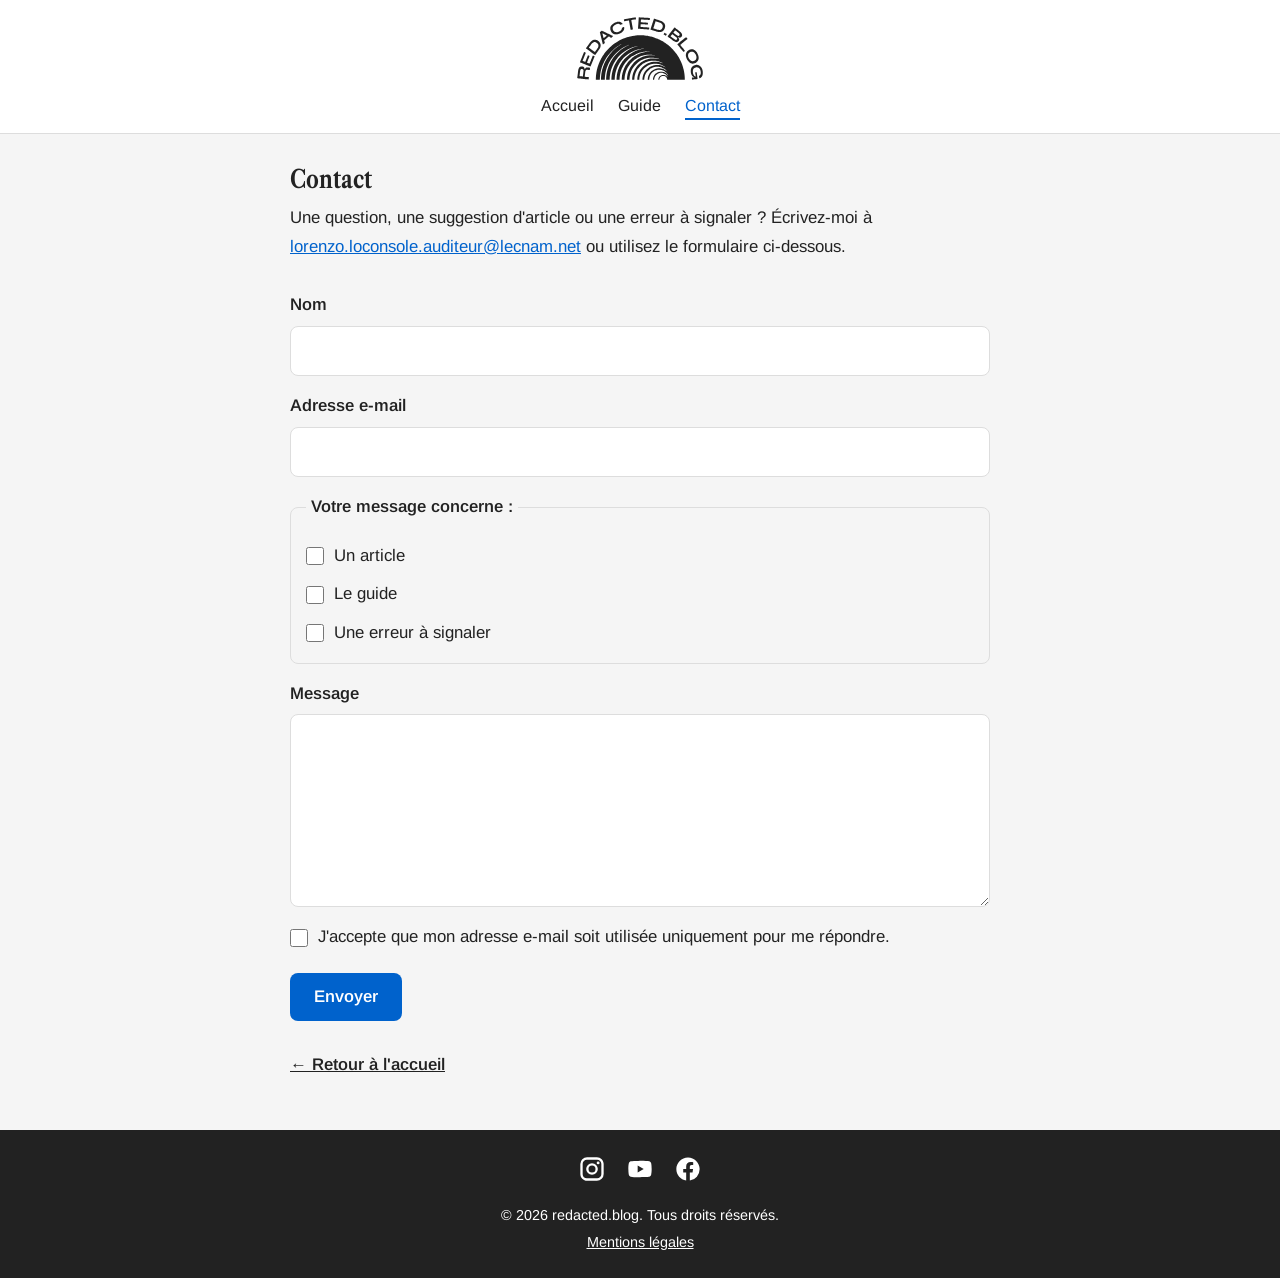
<file: contact.html>
<!DOCTYPE html>
<html lang="fr">
<head>
    <meta charset="UTF-8">
    <meta name="viewport" content="width=device-width, initial-scale=1.0">
    <meta name="description" content="Contacter l'auteur de redacted.blog.">
    <title>Lorenzo - redacted.blog</title>
    <link rel="icon" href="assets/favicon.ico" sizes="32x32">
    <link rel="icon" href="assets/favicon.svg" type="image/svg+xml">
    <link rel="apple-touch-icon" href="assets/apple-touch-icon.png">
    <link rel="stylesheet" href="css/style.css">
</head>

<body>
    <a class="skip-link" href="#contenu">Aller au contenu</a>

    <header>
        <a class="logo" href="index.html">
            <svg role="img" aria-label="redacted.blog, retour à l'accueil" xmlns="http://www.w3.org/2000/svg" viewBox="0 0 4184 2152">
            <g transform="translate(0 2152) scale(.1 -.1)">
            <path class="logo-disc" d="M20540 14974 c-369 -13 -733 -36 -910 -58 -113 -14 -281 -32 -374 -41 -93 -9 -215 -25 -270 -35 -56 -10 -168 -28 -251 -40 -82 -12 -202 -32 -265 -45 -63 -13 -151 -28 -195 -35 -44 -6 -120 -22 -170 -35 -49 -13 -144 -34 -210 -45 -66 -12 -154 -32 -195 -45 -41 -12 -115 -31 -165 -40 -49 -9 -115 -25 -145 -36 -30 -11 -95 -29 -145 -40 -49 -11 -130 -33 -180 -49 -49 -16 -153 -47 -230 -70 -77 -23 -176 -54 -220 -70 -44 -16 -109 -36 -145 -45 -36 -9 -94 -29 -130 -45 -36 -16 -94 -36 -130 -45 -35 -9 -77 -23 -92 -31 -16 -8 -71 -30 -123 -49 -52 -19 -139 -51 -192 -70 -53 -20 -102 -40 -109 -45 -6 -6 -42 -21 -80 -34 -38 -13 -91 -34 -119 -48 -27 -14 -68 -31 -90 -38 -22 -7 -70 -28 -106 -46 -37 -19 -70 -34 -74 -34 -37 0 -980 -467 -1079 -534 -21 -14 -47 -28 -59 -32 -12 -4 -40 -19 -62 -34 -22 -15 -49 -30 -60 -34 -21 -7 -114 -61 -220 -126 -33 -20 -103 -63 -155 -94 -136 -82 -286 -176 -360 -226 -25 -17 -94 -63 -154 -103 -60 -39 -132 -88 -159 -107 -28 -19 -74 -51 -102 -70 -50 -33 -101 -69 -225 -160 -30 -22 -80 -58 -110 -80 -30 -22 -73 -55 -96 -73 -22 -17 -67 -52 -100 -76 -99 -74 -344 -271 -425 -341 -42 -36 -98 -83 -125 -105 -567 -463 -1506 -1440 -1988 -2069 -22 -28 -73 -95 -115 -149 -72 -93 -95 -125 -191 -257 -22 -30 -58 -80 -80 -110 -121 -166 -294 -423 -415 -615 -33 -53 -78 -124 -100 -158 -23 -34 -60 -96 -84 -137 -24 -41 -58 -97 -76 -125 -18 -27 -45 -72 -60 -100 -15 -27 -46 -81 -68 -120 -43 -75 -56 -98 -199 -365 -120 -224 -298 -587 -398 -810 -28 -63 -67 -148 -86 -188 -18 -40 -34 -78 -34 -84 0 -7 -16 -46 -34 -88 -47 -101 -82 -186 -122 -298 -18 -51 -39 -102 -46 -115 -6 -12 -27 -65 -46 -117 -18 -52 -52 -144 -73 -205 -22 -60 -51 -146 -65 -190 -14 -44 -36 -108 -49 -141 -13 -34 -31 -90 -40 -125 -9 -35 -31 -111 -50 -169 -55 -171 -93 -300 -114 -390 -11 -47 -27 -105 -36 -130 -9 -25 -27 -97 -41 -160 -14 -63 -33 -143 -44 -176 -10 -34 -28 -115 -40 -180 -11 -66 -32 -159 -45 -209 -13 -49 -29 -128 -35 -175 -6 -47 -24 -146 -40 -220 -15 -74 -31 -160 -35 -190 -3 -30 -22 -152 -40 -270 -19 -118 -39 -271 -45 -340 -6 -69 -22 -213 -35 -320 -27 -222 -51 -632 -61 -1052 -7 -304 -3 -341 37 -353 26 -9 1192 -9 1217 -1 34 11 40 54 46 341 6 271 25 606 45 770 6 44 17 170 26 280 9 110 27 263 40 340 14 77 34 213 45 303 11 89 29 199 40 245 11 45 26 129 35 187 8 58 28 159 45 225 16 66 38 163 48 215 19 92 67 288 98 400 8 30 30 111 48 180 19 69 39 139 46 155 7 17 25 77 40 135 28 103 59 202 125 390 18 52 42 122 54 155 11 33 38 110 61 170 23 61 57 151 75 200 18 50 44 115 59 145 14 30 26 61 26 69 0 7 15 43 34 80 18 36 37 77 41 91 10 35 78 189 125 285 22 44 40 84 40 89 0 8 75 171 107 231 9 17 26 53 40 80 13 28 31 64 40 80 9 17 49 95 90 175 41 80 79 150 84 157 6 6 25 40 43 75 37 70 104 191 158 283 19 33 51 87 70 120 19 33 46 77 59 97 13 21 42 67 64 104 49 81 368 561 415 626 19 25 55 75 79 110 38 54 185 251 271 363 14 18 44 58 68 88 23 31 69 89 103 129 33 40 97 117 142 172 345 416 907 997 1308 1351 246 218 451 394 514 440 22 17 77 59 121 95 99 79 253 198 313 242 118 87 281 205 326 236 88 62 471 316 540 357 37 22 92 56 123 76 129 81 242 145 348 198 33 16 66 36 73 45 7 8 34 23 59 32 26 10 65 30 87 45 41 29 125 50 125 32 0 -18 -51 -62 -79 -68 -16 -3 -39 -17 -52 -32 -13 -14 -46 -36 -74 -50 -27 -14 -65 -39 -83 -54 -18 -16 -39 -29 -47 -29 -7 0 -34 -15 -58 -34 -25 -19 -60 -42 -79 -52 -18 -9 -46 -28 -63 -41 -16 -14 -79 -57 -139 -96 -60 -40 -133 -88 -162 -107 -840 -554 -1922 -1531 -2619 -2365 -49 -59 -119 -142 -155 -185 -96 -114 -341 -429 -413 -530 -9 -14 -37 -52 -62 -85 -103 -138 -376 -540 -455 -668 -39 -64 -97 -157 -145 -232 -56 -89 -98 -159 -125 -210 -15 -27 -42 -75 -61 -106 -58 -97 -72 -122 -105 -184 -17 -33 -49 -94 -71 -135 -59 -110 -118 -221 -136 -255 -18 -34 -165 -339 -222 -459 -20 -43 -43 -96 -51 -118 -8 -23 -23 -55 -33 -72 -11 -17 -31 -62 -45 -100 -15 -38 -31 -75 -36 -81 -6 -7 -21 -43 -34 -81 -13 -38 -38 -100 -54 -139 -55 -128 -75 -179 -112 -285 -38 -107 -56 -155 -115 -315 -18 -49 -56 -164 -85 -255 -29 -91 -65 -203 -81 -250 -15 -47 -35 -116 -43 -155 -8 -38 -23 -90 -32 -115 -18 -52 -85 -307 -118 -455 -13 -55 -31 -127 -40 -160 -10 -33 -28 -118 -41 -190 -13 -71 -32 -164 -43 -205 -11 -41 -27 -131 -37 -200 -9 -69 -23 -158 -31 -197 -8 -40 -20 -106 -28 -145 -8 -40 -22 -147 -31 -238 -9 -91 -23 -205 -30 -254 -34 -212 -72 -777 -82 -1206 l-6 -255 26 -23 25 -23 571 -1 c430 0 575 3 585 12 29 23 34 78 40 390 6 335 14 467 46 730 11 91 26 242 34 335 9 94 24 213 35 265 11 52 29 165 40 250 12 85 32 200 45 255 13 55 29 136 36 180 6 44 20 114 31 155 12 41 33 131 49 200 43 189 109 450 121 471 5 11 23 74 40 140 16 67 34 130 39 139 5 10 23 62 39 116 17 55 53 164 81 244 28 80 61 177 74 215 13 39 32 88 44 110 11 22 28 67 37 100 9 33 30 89 45 125 16 36 41 94 56 130 14 36 42 103 61 150 19 47 39 90 44 96 5 6 20 40 34 77 13 36 36 88 50 114 13 26 48 98 76 158 114 245 285 570 438 835 117 201 158 269 254 418 39 62 91 143 114 180 51 79 93 142 148 217 22 30 60 84 85 120 87 127 354 482 459 611 668 818 1364 1490 2176 2097 127 95 250 186 274 202 24 17 74 50 109 75 36 25 82 56 103 70 20 14 81 55 136 91 54 36 112 74 130 85 42 26 131 80 233 144 109 68 182 111 420 245 182 103 531 282 695 356 72 33 151 71 177 85 26 14 73 34 104 44 31 11 70 28 88 39 17 10 55 26 85 35 30 9 73 27 96 40 23 14 64 30 91 37 27 7 74 25 104 40 60 31 163 49 174 31 12 -19 -30 -49 -90 -67 -33 -9 -74 -28 -92 -41 -17 -14 -58 -34 -90 -45 -31 -11 -70 -29 -85 -40 -16 -11 -54 -29 -85 -40 -31 -11 -74 -31 -95 -45 -22 -14 -57 -32 -80 -40 -23 -8 -62 -27 -87 -43 -25 -15 -61 -34 -80 -41 -19 -7 -40 -17 -45 -21 -6 -5 -49 -28 -95 -52 -47 -24 -152 -81 -235 -127 -82 -46 -170 -94 -194 -107 -42 -23 -151 -88 -231 -138 -19 -12 -66 -41 -105 -65 -136 -84 -457 -296 -546 -360 -26 -19 -76 -55 -109 -80 -34 -25 -81 -58 -105 -75 -93 -66 -163 -118 -215 -160 -55 -45 -133 -107 -195 -155 -18 -14 -55 -43 -81 -65 -720 -593 -1404 -1294 -1919 -1965 -22 -29 -56 -72 -75 -95 -32 -39 -77 -99 -219 -295 -71 -99 -170 -242 -248 -360 -34 -52 -75 -113 -91 -135 -16 -22 -36 -54 -44 -70 -9 -17 -31 -53 -49 -82 -19 -28 -52 -81 -74 -118 -22 -36 -51 -82 -64 -103 -25 -37 -80 -134 -131 -227 -15 -27 -49 -88 -75 -135 -57 -102 -130 -240 -156 -295 -11 -22 -28 -56 -39 -75 -11 -19 -47 -91 -80 -160 -34 -69 -73 -147 -87 -175 -14 -27 -34 -74 -44 -104 -11 -30 -23 -59 -29 -66 -13 -16 -95 -201 -131 -298 -16 -43 -35 -88 -43 -100 -8 -12 -23 -49 -34 -83 -11 -34 -28 -76 -37 -94 -10 -19 -32 -77 -50 -129 -84 -242 -97 -280 -119 -336 -13 -33 -45 -127 -71 -210 -25 -82 -56 -177 -67 -210 -11 -33 -31 -103 -44 -155 -14 -52 -38 -138 -54 -190 -17 -52 -39 -138 -49 -190 -11 -52 -25 -108 -31 -125 -32 -83 -180 -840 -205 -1047 -8 -70 -22 -158 -30 -195 -30 -143 -103 -1065 -107 -1360 -3 -216 -2 -223 19 -244 21 -21 22 -21 537 -21 284 0 525 3 536 7 39 12 44 42 56 335 21 485 52 922 69 980 2 8 18 119 35 246 16 126 39 273 49 326 11 53 29 150 40 216 11 66 30 153 41 194 11 40 29 126 40 191 12 65 29 139 39 165 10 26 26 85 36 132 9 47 30 126 45 175 15 50 33 113 39 140 12 51 37 128 141 435 71 212 121 351 144 405 10 22 25 63 33 90 8 28 28 75 43 105 15 30 33 73 40 95 7 22 25 65 40 95 15 30 33 73 40 95 7 22 42 101 77 175 36 74 89 187 119 250 30 63 62 129 71 145 9 17 33 62 53 100 36 67 78 147 152 285 19 36 51 92 71 125 20 33 49 82 64 108 70 121 189 313 233 377 17 25 75 113 130 195 55 83 118 175 140 205 23 30 58 80 80 110 22 30 61 84 86 120 26 36 94 124 151 195 56 72 122 154 146 184 343 433 1050 1147 1497 1510 235 191 462 368 570 443 14 10 50 36 80 58 30 22 111 78 180 125 69 47 136 93 150 102 14 9 57 37 95 62 39 24 95 62 127 83 31 21 60 38 66 38 5 0 27 13 49 29 22 16 60 39 84 51 24 12 51 28 59 35 17 15 114 72 205 121 137 73 216 115 323 173 61 34 115 61 119 61 3 0 83 38 177 84 227 111 313 151 361 166 22 7 65 25 95 40 30 15 73 33 95 40 22 7 58 23 80 35 22 13 67 31 100 40 33 10 74 24 90 33 51 27 450 168 595 211 52 16 113 36 135 45 22 9 91 30 155 46 63 16 135 36 160 45 25 9 76 23 114 31 39 8 107 26 152 40 46 14 129 31 186 39 57 7 130 23 163 35 70 24 158 35 209 26 70 -13 33 -36 -98 -61 -44 -8 -108 -28 -143 -45 -36 -16 -95 -35 -131 -41 -37 -6 -105 -26 -152 -44 -47 -18 -110 -38 -140 -45 -30 -7 -79 -24 -109 -37 -30 -13 -89 -32 -132 -43 -43 -10 -93 -27 -111 -36 -18 -9 -69 -29 -113 -44 -114 -40 -275 -101 -385 -148 -52 -22 -124 -52 -160 -66 -252 -103 -685 -316 -1005 -494 -49 -28 -112 -63 -140 -77 -27 -15 -63 -37 -80 -49 -16 -13 -43 -29 -60 -38 -63 -32 -262 -153 -318 -194 -23 -16 -62 -42 -87 -57 -50 -31 -130 -84 -211 -139 -53 -37 -75 -53 -295 -211 -60 -42 -131 -95 -159 -117 -148 -119 -225 -179 -271 -215 -21 -16 -104 -86 -184 -154 -554 -476 -1013 -946 -1485 -1525 -71 -87 -342 -445 -394 -521 -20 -29 -72 -106 -116 -170 -102 -149 -160 -237 -231 -355 -32 -52 -74 -120 -94 -150 -20 -30 -56 -89 -80 -130 -23 -41 -57 -100 -75 -130 -18 -30 -46 -79 -61 -108 -16 -30 -48 -88 -71 -130 -23 -43 -51 -97 -62 -122 -11 -25 -28 -58 -37 -75 -27 -48 -136 -265 -171 -341 -17 -38 -51 -112 -76 -164 -24 -52 -48 -106 -52 -120 -4 -14 -20 -50 -35 -80 -15 -30 -33 -73 -40 -95 -6 -22 -25 -69 -40 -105 -96 -218 -210 -540 -320 -900 -21 -69 -53 -172 -71 -230 -18 -58 -40 -141 -49 -185 -10 -44 -29 -119 -43 -168 -15 -48 -31 -118 -38 -155 -6 -37 -21 -107 -34 -157 -13 -49 -36 -159 -50 -244 -14 -84 -32 -179 -39 -210 -8 -31 -24 -130 -36 -221 -11 -91 -31 -241 -45 -335 -13 -93 -29 -235 -35 -315 -5 -80 -17 -237 -25 -350 -8 -113 -17 -304 -21 -425 l-7 -221 25 -28 24 -28 493 0 c491 0 493 0 515 21 20 21 21 34 28 284 9 313 31 628 58 827 11 80 27 208 35 285 8 77 23 176 34 220 11 44 29 148 41 230 11 83 30 177 40 210 11 33 29 112 40 175 11 63 30 142 40 175 11 33 27 94 35 135 9 41 31 123 50 182 19 59 35 116 35 125 1 10 30 104 66 208 36 105 76 228 90 274 14 46 33 100 43 120 10 20 29 68 41 106 13 39 36 97 52 130 15 33 28 67 28 75 0 8 15 48 34 90 19 41 57 127 85 190 28 63 63 138 77 165 15 28 35 74 45 103 10 29 27 65 38 80 11 16 27 48 37 73 10 24 25 56 35 70 10 14 34 59 53 100 37 76 81 158 156 289 23 41 59 104 80 140 97 169 153 260 198 320 11 14 27 41 37 60 10 19 31 53 47 75 15 22 54 78 84 124 31 46 71 103 88 126 17 24 49 68 71 100 114 164 369 491 497 636 51 59 125 144 163 190 111 132 696 713 850 844 77 66 176 151 220 190 44 38 105 89 135 112 30 23 105 81 165 128 147 114 178 137 257 193 37 26 113 80 170 120 98 69 170 117 318 210 36 23 85 56 110 72 43 30 129 81 280 165 39 22 87 50 106 63 61 39 450 238 634 325 201 94 423 191 475 207 22 7 60 23 85 35 25 12 77 32 115 45 39 12 84 31 100 40 17 10 59 26 95 35 36 9 99 29 140 45 96 36 216 77 305 102 39 11 111 33 160 49 50 15 129 38 177 49 48 11 105 27 127 35 22 7 98 26 168 40 70 15 169 37 218 50 50 13 148 33 219 45 72 11 177 31 235 44 58 14 162 30 231 36 69 6 179 21 245 33 139 25 474 32 496 10 16 -16 -38 -30 -201 -49 -74 -9 -177 -27 -229 -40 -52 -14 -160 -36 -240 -50 -80 -13 -177 -33 -216 -44 -38 -10 -108 -26 -155 -35 -47 -9 -114 -26 -150 -36 -36 -11 -96 -27 -135 -35 -108 -22 -505 -146 -770 -240 -71 -25 -166 -58 -210 -73 -44 -16 -102 -39 -130 -53 -27 -14 -68 -31 -90 -38 -22 -7 -71 -28 -110 -47 -38 -18 -75 -33 -81 -33 -7 0 -87 -36 -178 -80 -92 -44 -168 -80 -171 -80 -5 0 -224 -109 -315 -158 -236 -125 -319 -171 -375 -207 -27 -18 -86 -53 -130 -78 -113 -64 -160 -94 -399 -252 -267 -178 -293 -197 -545 -387 -475 -359 -1027 -871 -1426 -1324 -112 -127 -296 -342 -320 -374 -11 -15 -47 -62 -80 -105 -33 -43 -71 -92 -85 -110 -99 -128 -192 -257 -280 -385 -19 -28 -55 -80 -80 -115 -25 -36 -63 -93 -84 -127 -62 -99 -99 -158 -148 -233 -46 -71 -80 -130 -128 -221 -15 -28 -36 -65 -48 -81 -12 -17 -26 -43 -32 -57 -5 -15 -23 -46 -38 -69 -15 -23 -85 -157 -154 -297 -175 -353 -208 -423 -208 -435 0 -5 -15 -41 -34 -80 -43 -85 -78 -170 -121 -290 -17 -49 -39 -104 -48 -122 -17 -32 -59 -145 -104 -283 -14 -41 -36 -104 -49 -140 -33 -87 -79 -237 -119 -390 -18 -69 -40 -145 -49 -170 -10 -25 -24 -76 -32 -115 -8 -38 -30 -135 -49 -215 -59 -248 -93 -411 -110 -525 -8 -60 -26 -168 -40 -240 -13 -71 -34 -231 -45 -355 -12 -124 -30 -310 -41 -415 -21 -203 -37 -626 -25 -688 4 -23 15 -41 28 -48 30 -16 877 -16 906 0 32 17 40 63 46 266 10 323 51 816 86 1010 10 61 29 178 40 260 12 83 29 182 40 220 10 39 28 122 39 185 12 63 33 156 46 205 14 50 33 124 43 165 41 166 147 513 184 605 11 28 31 88 45 134 13 46 35 105 47 130 13 25 31 73 41 106 9 33 25 74 35 90 10 17 23 48 30 70 13 44 81 199 136 310 19 39 34 75 34 80 0 6 46 100 102 210 135 266 162 318 207 395 21 36 56 97 78 135 105 184 346 554 490 751 21 29 54 74 73 100 19 27 64 86 100 131 36 45 87 110 115 145 385 489 973 1067 1502 1478 17 14 58 45 90 70 123 96 396 288 528 372 33 21 78 50 100 65 185 129 720 421 1031 565 43 20 108 50 144 67 95 44 201 88 315 131 56 20 110 42 122 48 31 17 203 79 323 118 58 18 141 45 185 59 176 58 243 78 320 97 44 10 107 27 140 38 33 11 114 31 180 45 66 13 153 34 193 45 40 10 122 26 183 35 60 8 144 24 187 35 42 11 160 29 262 40 102 11 223 27 270 34 376 63 1365 78 1529 25 28 -10 31 -13 17 -21 -16 -9 -62 -12 -586 -44 -146 -8 -335 -26 -420 -39 -85 -13 -184 -26 -220 -30 -82 -8 -225 -31 -310 -50 -36 -8 -111 -21 -165 -30 -55 -9 -138 -27 -185 -41 -46 -13 -133 -33 -192 -44 -59 -11 -123 -27 -144 -36 -20 -8 -81 -26 -135 -40 -54 -13 -122 -33 -151 -44 -29 -10 -84 -27 -123 -36 -38 -10 -99 -30 -135 -45 -36 -15 -85 -32 -110 -39 -43 -11 -123 -40 -260 -96 -36 -14 -107 -42 -159 -60 -52 -19 -100 -39 -105 -43 -6 -5 -41 -21 -78 -35 -37 -14 -87 -36 -110 -49 -24 -14 -54 -28 -68 -32 -25 -7 -189 -82 -245 -112 -16 -9 -93 -49 -170 -89 -77 -39 -176 -92 -220 -117 -44 -25 -106 -60 -138 -77 -33 -17 -77 -44 -99 -61 -23 -16 -45 -29 -50 -29 -6 0 -35 -17 -66 -38 -32 -21 -84 -56 -117 -77 -51 -32 -107 -68 -212 -136 -12 -8 -81 -57 -153 -109 -73 -52 -151 -108 -175 -125 -50 -35 -233 -179 -381 -300 -388 -316 -995 -931 -1276 -1295 -16 -19 -43 -53 -60 -76 -110 -137 -339 -453 -403 -553 -16 -25 -38 -58 -48 -71 -9 -14 -42 -63 -71 -110 -115 -180 -117 -185 -247 -412 -23 -40 -56 -98 -74 -128 -42 -73 -281 -558 -290 -590 -4 -14 -20 -47 -35 -75 -15 -27 -33 -68 -40 -90 -7 -22 -25 -65 -40 -95 -16 -31 -33 -76 -40 -100 -7 -25 -22 -65 -35 -90 -13 -25 -35 -79 -49 -120 -14 -41 -48 -140 -76 -220 -28 -80 -62 -181 -74 -225 -13 -44 -37 -124 -55 -178 -17 -53 -31 -104 -31 -112 0 -9 -13 -56 -30 -105 -16 -49 -38 -141 -50 -204 -11 -63 -29 -139 -39 -169 -11 -30 -29 -119 -41 -198 -11 -79 -30 -182 -41 -229 -11 -47 -26 -143 -34 -215 -8 -71 -24 -197 -35 -280 -29 -219 -49 -509 -52 -757 -3 -211 -2 -218 18 -239 22 -21 26 -21 430 -21 l408 0 22 25 c20 23 22 40 28 213 4 104 11 225 16 269 5 44 16 168 25 275 20 257 41 432 59 505 9 33 25 123 36 200 11 77 29 172 40 210 11 39 29 115 40 170 22 106 60 250 115 430 19 61 39 130 45 155 7 25 24 79 40 120 15 41 39 109 53 150 62 188 182 482 268 655 16 33 36 79 44 103 8 24 23 56 34 71 11 15 27 47 37 72 10 24 28 61 41 82 13 20 34 61 48 90 14 28 47 90 74 137 28 47 60 103 72 125 34 64 89 155 134 225 23 36 58 90 77 120 19 30 42 66 51 80 152 238 398 556 657 854 320 366 787 809 1121 1061 14 11 53 40 85 65 142 108 356 257 514 358 30 19 84 54 120 77 36 23 98 61 138 84 39 22 105 60 145 82 39 23 97 56 127 74 30 18 66 36 80 40 14 4 45 19 70 33 65 38 206 109 270 136 30 13 107 47 170 76 63 29 153 67 200 85 47 18 108 42 135 53 133 54 235 91 285 105 30 8 93 29 140 45 118 42 280 91 375 113 44 11 107 28 140 39 33 11 111 28 173 40 63 11 144 29 180 39 37 11 105 25 152 31 47 6 180 26 295 45 116 19 271 39 345 44 74 6 191 16 260 22 483 41 1381 11 1780 -61 91 -16 219 -37 285 -46 162 -22 231 -52 158 -70 -33 -9 -395 3 -563 18 -175 15 -759 15 -980 0 -287 -20 -513 -42 -603 -58 -45 -8 -165 -28 -266 -45 -102 -16 -216 -38 -255 -48 -39 -11 -100 -25 -136 -31 -93 -16 -487 -125 -670 -186 -41 -14 -115 -38 -165 -53 -49 -15 -108 -37 -130 -48 -22 -12 -60 -26 -85 -33 -25 -7 -65 -22 -90 -35 -25 -12 -70 -30 -100 -40 -30 -10 -85 -33 -121 -51 -37 -19 -70 -34 -75 -34 -10 0 -56 -22 -354 -170 -113 -56 -239 -121 -280 -145 -41 -24 -100 -57 -130 -73 -30 -17 -78 -45 -107 -63 -29 -19 -78 -50 -109 -69 -136 -84 -249 -158 -351 -233 -40 -28 -95 -68 -124 -87 -350 -240 -1015 -849 -1324 -1214 -184 -218 -390 -479 -448 -566 -9 -14 -42 -61 -74 -105 -116 -160 -301 -454 -384 -610 -17 -33 -37 -67 -45 -76 -8 -8 -29 -47 -49 -85 -19 -38 -41 -80 -49 -94 -8 -14 -26 -47 -39 -75 -13 -27 -33 -68 -45 -90 -36 -69 -100 -209 -107 -235 -4 -14 -16 -39 -26 -55 -20 -35 -86 -190 -130 -308 -16 -42 -36 -91 -45 -108 -9 -17 -22 -55 -30 -83 -8 -28 -28 -85 -44 -126 -52 -139 -97 -285 -178 -590 -44 -163 -93 -381 -112 -494 -11 -65 -27 -144 -35 -175 -8 -31 -21 -123 -30 -206 -8 -82 -22 -197 -30 -255 -27 -190 -44 -422 -47 -627 -4 -276 -52 -247 402 -246 266 1 364 4 375 13 26 21 35 81 35 230 0 80 4 183 10 230 5 47 19 173 30 280 31 297 40 368 60 455 10 44 26 127 34 185 9 58 28 143 41 190 13 47 32 123 41 170 9 47 27 114 40 150 12 36 32 104 43 152 11 48 28 104 37 125 9 21 29 79 44 128 32 102 87 247 130 348 17 37 30 72 30 78 0 7 15 41 34 78 18 36 37 77 41 91 8 26 85 194 112 245 8 17 45 86 80 155 36 69 80 150 98 180 18 30 52 90 76 133 46 81 108 181 159 257 16 25 55 83 86 129 31 46 71 103 88 127 17 23 51 70 76 104 319 440 803 948 1240 1300 229 185 319 251 526 387 60 40 127 85 149 101 22 16 55 37 74 47 19 9 52 30 74 46 22 16 45 29 51 29 6 0 35 16 63 35 29 19 56 35 61 35 4 0 30 14 58 32 65 41 376 199 439 222 28 10 55 23 61 27 17 14 213 98 285 124 36 12 81 31 100 40 19 10 72 31 119 46 47 15 117 39 155 52 139 49 272 90 365 113 52 12 114 30 138 38 23 8 70 20 105 26 34 6 118 24 187 40 138 33 569 103 725 119 502 51 1358 35 1780 -33 83 -14 193 -31 245 -40 166 -27 442 -86 520 -111 41 -13 113 -31 159 -40 47 -8 110 -27 140 -40 30 -14 91 -35 135 -46 45 -11 98 -31 119 -45 21 -14 69 -32 107 -40 70 -16 98 -34 84 -55 -10 -17 -100 -5 -170 24 -32 13 -99 30 -149 36 -49 6 -124 22 -166 36 -42 13 -116 29 -165 35 -49 7 -141 23 -204 36 -248 53 -664 87 -1060 87 -372 0 -868 -35 -1045 -74 -49 -11 -154 -28 -232 -39 -77 -11 -166 -29 -197 -40 -31 -10 -98 -27 -149 -36 -50 -9 -138 -32 -194 -50 -56 -19 -109 -34 -118 -34 -22 0 -276 -83 -386 -126 -48 -19 -93 -34 -100 -34 -8 0 -41 -13 -74 -28 -33 -16 -78 -34 -100 -41 -56 -18 -360 -155 -440 -198 -16 -9 -52 -27 -80 -40 -27 -13 -63 -31 -80 -40 -16 -9 -59 -32 -95 -51 -36 -19 -70 -38 -77 -43 -6 -6 -35 -22 -65 -38 -110 -57 -365 -221 -566 -363 -498 -352 -1018 -847 -1402 -1333 -25 -31 -61 -76 -80 -100 -19 -23 -53 -68 -75 -100 -22 -31 -56 -79 -75 -106 -56 -79 -117 -169 -162 -239 -23 -36 -59 -91 -80 -123 -21 -32 -43 -70 -49 -84 -5 -14 -19 -39 -30 -55 -30 -42 -91 -152 -175 -317 -41 -79 -79 -149 -84 -156 -5 -6 -17 -32 -25 -56 -9 -24 -28 -69 -44 -99 -16 -30 -32 -66 -36 -80 -4 -14 -20 -52 -36 -85 -79 -168 -262 -691 -293 -840 -8 -38 -24 -96 -35 -128 -11 -32 -25 -86 -31 -120 -6 -34 -26 -132 -45 -217 -73 -339 -121 -741 -131 -1110 -6 -213 -6 -226 13 -249 l19 -24 310 0 c220 0 315 3 331 11 33 18 40 64 47 297 3 116 10 257 16 315 15 152 87 589 110 674 11 40 29 117 39 172 11 54 28 122 39 149 11 28 27 86 37 130 10 44 30 112 45 150 15 39 39 104 53 145 43 128 97 273 107 285 5 6 21 41 34 76 13 36 38 93 55 126 17 33 31 65 31 69 0 8 48 104 157 314 19 36 53 97 76 136 23 39 55 93 71 120 32 53 85 137 125 197 14 21 37 55 51 77 260 409 862 1060 1251 1355 14 11 52 40 84 65 208 162 464 336 640 437 39 22 88 51 110 63 98 58 364 192 500 253 94 42 133 58 253 106 257 103 676 236 840 266 46 8 113 24 150 35 37 11 153 31 257 45 105 15 224 33 265 41 270 52 1223 51 1498 -1 41 -8 158 -26 261 -40 102 -14 213 -34 246 -45 33 -10 109 -28 169 -40 60 -11 141 -32 180 -45 39 -13 105 -33 146 -44 113 -30 291 -92 617 -217 35 -13 89 -37 120 -52 32 -16 69 -33 83 -37 14 -4 45 -20 70 -36 25 -16 66 -35 90 -44 25 -9 61 -28 80 -43 19 -16 56 -36 82 -46 26 -10 58 -31 70 -46 13 -16 41 -36 63 -43 52 -18 64 -53 14 -43 -18 3 -42 15 -54 26 -11 10 -45 24 -75 31 -30 6 -75 22 -100 34 -25 12 -72 30 -105 40 -33 9 -76 25 -95 36 -33 17 -239 87 -465 158 -55 17 -155 42 -222 56 -67 14 -140 32 -163 40 -23 8 -96 21 -163 30 -67 9 -189 27 -272 40 -354 58 -1092 63 -1420 10 -49 -8 -173 -26 -275 -40 -102 -14 -212 -34 -245 -45 -33 -10 -111 -28 -174 -40 -63 -12 -131 -28 -150 -36 -20 -9 -83 -28 -141 -44 -102 -28 -302 -96 -405 -138 -27 -11 -75 -30 -105 -42 -140 -57 -180 -74 -255 -111 -45 -21 -83 -39 -87 -39 -5 0 -295 -155 -388 -207 -119 -68 -372 -234 -516 -340 -341 -251 -667 -552 -969 -898 -107 -121 -245 -299 -340 -435 -211 -302 -380 -594 -520 -895 -80 -173 -107 -234 -129 -295 -13 -36 -33 -87 -44 -115 -91 -223 -195 -580 -248 -850 -14 -71 -36 -184 -50 -250 -28 -136 -49 -340 -64 -625 -14 -278 -14 -284 13 -316 l23 -27 255 -1 c345 -2 349 0 349 129 0 118 30 515 46 600 8 44 28 159 44 255 16 96 39 201 50 235 10 33 29 104 40 158 12 55 30 119 41 143 10 25 26 73 35 107 14 56 49 150 106 292 11 28 31 77 45 110 40 101 165 359 219 455 88 156 121 211 159 270 146 224 187 282 275 395 25 32 54 70 65 84 130 175 419 475 652 679 277 242 610 474 908 632 137 73 310 160 318 160 5 0 41 16 80 35 126 61 325 136 502 191 44 14 123 38 175 54 52 17 129 36 170 44 41 8 122 26 180 40 112 27 461 78 650 96 148 14 660 15 815 1 160 -15 586 -77 655 -96 30 -9 108 -26 172 -40 64 -13 134 -31 154 -40 21 -9 81 -27 134 -40 53 -13 121 -35 151 -48 29 -13 76 -29 103 -36 27 -7 67 -21 90 -33 22 -11 72 -31 110 -44 38 -13 85 -33 105 -45 20 -12 56 -29 81 -39 86 -34 334 -160 460 -235 36 -21 85 -50 110 -64 25 -14 64 -39 85 -54 22 -15 60 -41 85 -58 126 -82 192 -133 249 -190 25 -25 56 -51 69 -58 21 -11 31 -41 14 -41 -4 0 -23 11 -42 25 -18 13 -49 30 -69 36 -20 7 -58 27 -85 46 -26 18 -54 33 -60 33 -7 0 -35 16 -62 35 -27 19 -53 35 -59 35 -5 0 -35 15 -65 32 -160 93 -432 213 -650 286 -58 19 -132 45 -165 57 -33 13 -106 33 -163 44 -56 12 -121 29 -145 37 -37 13 -114 27 -452 80 -221 34 -704 46 -981 24 -149 -12 -595 -82 -669 -105 -27 -9 -93 -25 -145 -36 -241 -52 -707 -227 -945 -356 -16 -8 -52 -27 -80 -41 -27 -13 -76 -40 -107 -58 -32 -19 -86 -50 -120 -70 -55 -32 -109 -68 -297 -194 -393 -265 -838 -707 -1143 -1135 -121 -170 -162 -232 -238 -365 -23 -41 -57 -100 -74 -130 -18 -30 -56 -104 -85 -165 -29 -60 -65 -135 -80 -165 -16 -30 -34 -73 -41 -95 -7 -22 -24 -64 -37 -93 -34 -76 -74 -193 -160 -472 -14 -47 -36 -132 -49 -190 -12 -58 -32 -145 -43 -195 -24 -108 -77 -553 -86 -720 -9 -193 -13 -190 308 -189 304 1 281 -19 292 249 8 193 32 425 51 493 8 29 28 120 44 202 15 81 33 157 39 168 6 11 24 66 40 123 41 145 158 448 210 546 11 21 30 58 41 83 51 116 175 329 270 465 25 35 61 87 80 115 224 327 647 749 984 980 28 20 65 45 81 56 109 75 190 125 335 207 84 47 245 126 290 142 25 9 55 22 67 31 51 33 469 176 598 205 50 11 117 28 150 38 33 10 114 26 180 35 66 9 188 26 270 37 180 26 569 37 720 21 250 -27 576 -73 635 -91 36 -11 92 -25 125 -31 33 -7 107 -27 165 -45 58 -18 132 -41 165 -50 32 -9 80 -27 105 -39 25 -13 59 -26 75 -30 73 -17 475 -213 599 -291 289 -183 450 -302 676 -501 188 -165 430 -435 430 -479 0 -34 -19 -21 -280 200 -239 201 -530 393 -750 495 -25 12 -72 34 -105 50 -260 128 -683 250 -1026 297 -584 80 -1339 -14 -1809 -223 -42 -19 -80 -34 -85 -34 -11 0 -197 -84 -245 -111 -19 -11 -64 -36 -100 -55 -62 -34 -130 -74 -237 -139 -46 -28 -92 -60 -213 -149 -409 -302 -813 -774 -1045 -1221 -23 -44 -46 -89 -52 -100 -30 -54 -103 -216 -103 -227 0 -7 -12 -38 -26 -68 -39 -84 -113 -312 -140 -435 -13 -60 -31 -130 -39 -155 -18 -55 -38 -213 -60 -468 -27 -305 -34 -296 213 -297 192 -2 236 6 251 47 4 13 14 100 20 193 17 237 35 359 80 536 42 168 111 378 146 449 12 25 26 56 30 70 4 14 34 79 67 145 268 539 634 946 1163 1292 480 314 1096 489 1720 486 527 -2 968 -101 1411 -318 50 -25 94 -45 97 -45 4 0 31 -15 60 -34 28 -18 95 -59 147 -90 52 -32 117 -73 144 -92 45 -31 74 -54 234 -183 266 -212 590 -614 741 -917 54 -108 57 -119 40 -129 -12 -8 -49 22 -49 40 0 7 -19 33 -42 58 -24 24 -55 62 -71 83 -204 288 -549 583 -872 747 -149 76 -259 127 -273 127 -8 0 -47 13 -87 29 -114 46 -391 110 -544 126 -238 26 -624 16 -786 -20 -231 -50 -517 -138 -578 -178 -12 -7 -47 -23 -78 -35 -31 -11 -78 -34 -105 -51 -26 -17 -52 -31 -58 -31 -14 0 -238 -148 -321 -213 -310 -242 -601 -594 -741 -897 -14 -30 -38 -80 -53 -110 -16 -30 -36 -82 -46 -115 -9 -33 -25 -76 -36 -96 -10 -20 -29 -81 -43 -135 -13 -55 -34 -132 -45 -173 -38 -136 -66 -486 -42 -529 19 -35 45 -40 189 -38 174 2 180 6 192 157 21 248 89 547 155 679 12 25 28 63 35 85 7 22 23 56 35 75 12 19 34 60 49 90 79 161 294 436 449 572 299 264 553 402 947 518 379 110 978 83 1325 -62 28 -11 75 -30 105 -42 107 -41 310 -155 421 -235 235 -171 424 -368 602 -629 94 -137 154 -280 113 -270 -7 2 -47 39 -87 83 -149 161 -269 265 -399 344 -94 58 -246 129 -311 146 -33 9 -83 25 -111 36 -117 46 -492 62 -688 29 -395 -67 -807 -337 -1037 -680 -74 -110 -119 -190 -133 -235 -7 -22 -24 -62 -37 -89 -22 -44 -40 -109 -89 -331 -45 -200 -25 -237 126 -243 148 -6 169 8 185 118 16 108 70 320 94 370 15 30 34 71 41 90 27 68 132 212 227 311 151 156 298 250 505 319 163 55 229 63 458 57 l195 -5 136 -45 c342 -113 583 -318 745 -632 54 -105 112 -295 124 -409 14 -126 19 -145 41 -156 12 -7 939 -10 2806 -10 2786 0 2787 0 2807 20 16 16 21 36 24 93 6 126 -16 631 -42 947 -40 481 -45 534 -71 720 -14 96 -32 233 -40 303 -8 71 -21 157 -29 191 -8 34 -26 140 -41 236 -14 96 -32 198 -41 225 -8 28 -26 115 -40 195 -14 80 -32 168 -40 195 -8 28 -28 111 -44 185 -46 212 -132 531 -201 747 -21 67 -39 130 -39 140 0 10 -12 50 -26 88 -14 39 -39 113 -54 165 -27 91 -71 217 -158 455 -78 214 -123 330 -190 490 -13 33 -35 89 -49 125 -13 36 -34 85 -47 110 -13 25 -27 56 -31 70 -4 14 -22 57 -41 95 -18 39 -76 163 -129 277 -92 200 -235 488 -325 653 -23 44 -56 105 -72 135 -16 30 -50 92 -76 137 -26 45 -63 111 -83 145 -72 127 -128 220 -208 350 -20 32 -54 86 -75 120 -55 89 -98 156 -132 207 -16 24 -45 68 -64 97 -108 163 -278 408 -369 529 -20 27 -64 86 -97 130 -70 94 -204 267 -254 330 -19 24 -48 61 -65 82 -16 21 -75 91 -130 157 -55 65 -111 133 -125 150 -122 155 -628 695 -902 961 -239 235 -515 485 -781 710 -126 106 -134 113 -356 290 -134 106 -431 328 -596 445 -38 27 -90 63 -113 81 -51 36 -378 253 -484 320 -40 25 -101 64 -134 85 -34 22 -77 48 -95 59 -18 11 -65 39 -104 62 -38 23 -97 57 -130 76 -33 19 -94 53 -135 77 -41 24 -99 56 -128 71 -30 16 -70 39 -90 51 -62 39 -566 294 -777 393 -38 18 -104 49 -146 69 -75 35 -164 74 -284 123 -33 13 -94 40 -135 59 -42 18 -80 34 -85 34 -4 0 -38 13 -74 30 -123 55 -572 221 -746 276 -44 14 -105 35 -135 46 -30 11 -92 31 -137 43 -46 13 -107 33 -137 44 -30 11 -92 30 -138 41 -46 12 -112 32 -148 45 -36 12 -103 30 -150 40 -47 10 -105 25 -130 35 -25 10 -105 30 -178 45 -73 14 -147 32 -165 40 -18 7 -86 23 -152 35 -66 11 -163 32 -215 45 -52 13 -131 29 -175 35 -44 6 -129 22 -189 36 -60 13 -179 33 -265 45 -85 11 -201 29 -256 39 -56 10 -178 26 -271 35 -93 9 -261 27 -374 41 -354 43 -1376 75 -1870 58z m-5460 -2763 c0 -14 -25 -31 -58 -37 -36 -7 -40 1 -15 28 16 18 73 26 73 9z m2548 -243 c-5 -16 -83 -42 -103 -34 -41 15 3 44 68 45 27 1 37 -3 35 -11z"/>
            <path class="logo-letter" d="M1950 4943 c-413 -81 -708 -380 -841 -853 -16 -58 -36 -127 -44 -155 -7 -27 -21 -113 -30 -190 -9 -77 -25 -192 -35 -255 -11 -63 -28 -205 -40 -315 -11 -110 -31 -274 -45 -365 -13 -91 -29 -219 -35 -285 -6 -66 -22 -196 -35 -290 -14 -93 -34 -260 -45 -370 -12 -110 -29 -252 -39 -315 -45 -279 -47 -309 -20 -336 30 -30 216 -62 539 -94 118 -11 285 -31 370 -44 85 -14 232 -32 325 -41 94 -9 225 -25 292 -35 67 -11 211 -29 320 -40 109 -11 223 -24 253 -30 68 -12 349 -46 450 -55 41 -4 145 -17 230 -30 85 -13 229 -31 320 -40 202 -19 292 -31 392 -52 139 -29 152 -13 174 221 8 89 25 224 39 301 39 229 47 220 -247 251 -123 13 -263 30 -313 38 -49 9 -179 25 -288 36 -287 30 -414 48 -436 62 -40 25 -42 58 -16 231 14 88 35 249 46 357 11 107 31 267 44 355 14 88 34 251 45 363 11 112 27 231 35 265 8 35 25 121 39 192 43 231 122 368 249 432 109 54 225 59 480 19 53 -8 172 -22 265 -31 92 -8 204 -22 250 -30 153 -28 165 -11 192 270 11 116 27 255 35 310 21 149 13 157 -170 175 -66 6 -175 20 -242 30 -165 27 -499 60 -592 60 -314 -2 -505 -164 -610 -518 -39 -130 -71 -120 -101 34 -79 395 -285 630 -640 730 -131 36 -141 38 -315 40 -99 1 -191 0 -205 -3z m381 -779 c190 -35 353 -194 395 -384 30 -133 11 -454 -46 -815 -11 -66 -29 -214 -40 -330 -11 -115 -30 -262 -41 -325 -11 -63 -28 -207 -38 -319 -22 -239 -25 -247 -114 -245 -74 1 -333 31 -462 53 -60 11 -191 27 -290 36 -254 23 -254 24 -216 244 11 64 30 211 41 326 12 116 29 264 40 330 10 66 28 210 40 320 11 110 27 241 35 290 8 50 23 162 35 250 60 455 277 641 661 569z"/>
            <path class="logo-letter" d="M2908 9590 c-9 -6 -22 -27 -28 -48 -7 -20 -25 -66 -40 -102 -35 -79 -71 -168 -115 -280 -52 -133 -104 -259 -136 -331 -16 -36 -29 -72 -29 -80 0 -8 -14 -43 -31 -79 -17 -36 -43 -99 -59 -140 -32 -86 -69 -177 -110 -270 -15 -36 -34 -83 -40 -105 -7 -22 -25 -65 -40 -95 -16 -31 -33 -76 -40 -100 -7 -24 -24 -69 -40 -100 -15 -30 -35 -80 -45 -110 -10 -30 -28 -75 -40 -100 -12 -25 -32 -75 -44 -112 -13 -37 -26 -70 -31 -73 -5 -3 -18 -36 -31 -73 -12 -37 -32 -87 -44 -112 -12 -25 -30 -70 -40 -100 -10 -30 -30 -80 -45 -110 -16 -31 -33 -76 -40 -100 -7 -24 -25 -69 -40 -100 -15 -31 -33 -76 -40 -100 -7 -24 -24 -69 -40 -100 -15 -30 -35 -80 -45 -110 -10 -30 -33 -86 -52 -125 -58 -122 -44 -160 77 -200 44 -15 82 -30 85 -35 3 -5 29 -16 58 -25 28 -10 91 -35 140 -56 48 -22 93 -39 100 -39 6 0 50 -18 97 -40 47 -22 91 -40 99 -40 8 0 44 -13 80 -29 87 -39 226 -96 326 -132 43 -17 84 -34 91 -40 6 -5 42 -20 80 -33 38 -13 92 -35 119 -49 28 -14 70 -30 95 -37 25 -7 65 -22 90 -35 25 -12 63 -28 85 -35 22 -7 79 -30 128 -51 48 -22 92 -39 99 -39 7 0 46 -16 88 -34 92 -43 181 -79 282 -117 43 -15 94 -37 115 -47 21 -11 63 -27 93 -37 30 -10 80 -30 110 -45 30 -15 78 -35 106 -43 28 -8 73 -26 100 -40 27 -13 74 -32 104 -42 30 -10 72 -26 93 -37 21 -10 72 -32 115 -47 42 -16 117 -46 166 -66 134 -56 147 -49 215 123 26 65 57 142 83 207 11 28 31 77 44 110 14 33 34 83 46 110 11 28 34 86 50 130 16 43 33 84 39 91 5 6 20 42 33 80 13 38 38 98 55 134 17 36 31 71 31 78 0 7 14 43 31 80 17 37 38 90 46 117 8 28 26 72 40 98 13 27 37 83 52 125 32 87 69 176 111 272 15 36 34 83 40 105 7 22 24 62 37 89 14 27 32 72 40 100 8 28 28 76 43 106 15 30 35 78 43 105 8 28 29 79 46 115 17 36 31 71 31 78 0 7 14 43 31 80 17 37 42 98 55 136 13 38 28 74 34 81 6 7 21 43 34 81 13 38 38 99 55 136 17 37 31 74 31 81 0 8 18 50 40 94 60 119 40 157 -106 207 -38 13 -91 34 -119 48 -27 14 -75 33 -105 43 -30 10 -66 25 -80 35 -90 61 -130 30 -204 -155 -25 -62 -51 -127 -87 -217 -12 -29 -34 -88 -50 -130 -15 -42 -39 -99 -53 -125 -13 -27 -29 -68 -36 -93 -7 -25 -23 -67 -37 -95 -14 -27 -36 -81 -49 -119 -13 -38 -28 -74 -33 -80 -6 -7 -23 -48 -39 -91 -28 -76 -59 -154 -102 -257 -11 -27 -29 -72 -41 -100 -12 -29 -30 -75 -41 -103 -11 -27 -31 -77 -44 -110 -14 -33 -34 -82 -46 -110 -11 -27 -34 -86 -50 -130 -16 -43 -33 -84 -39 -91 -5 -6 -20 -42 -33 -80 -13 -38 -38 -100 -54 -139 -41 -95 -70 -168 -99 -245 -48 -127 -49 -127 -308 -19 -27 12 -81 34 -120 49 -139 56 -201 81 -250 101 -27 12 -77 33 -110 46 -91 38 -103 64 -64 138 12 22 32 69 44 105 12 36 31 83 42 105 11 22 26 58 33 80 6 22 25 69 40 105 37 83 74 173 115 280 18 47 44 112 58 145 26 63 55 134 86 213 10 26 29 72 41 102 12 30 33 82 46 115 14 33 34 83 46 110 11 28 34 85 49 129 16 43 36 90 44 105 8 14 26 55 39 91 34 92 73 187 101 248 46 98 26 144 -76 177 -30 10 -74 28 -99 40 -25 12 -70 30 -100 40 -30 9 -78 30 -106 46 -102 58 -150 21 -209 -161 -10 -30 -26 -72 -37 -93 -10 -20 -30 -70 -44 -110 -15 -39 -30 -77 -35 -83 -5 -6 -20 -42 -33 -80 -13 -38 -38 -98 -55 -134 -17 -36 -31 -71 -31 -78 0 -7 -14 -43 -31 -80 -17 -37 -43 -101 -59 -142 -28 -77 -64 -166 -102 -255 -11 -27 -34 -86 -50 -130 -16 -44 -35 -89 -42 -100 -7 -11 -21 -45 -31 -75 -10 -30 -28 -75 -40 -100 -12 -25 -30 -70 -40 -100 -10 -30 -30 -80 -45 -110 -15 -30 -35 -81 -44 -112 -21 -72 -72 -142 -109 -146 -15 -2 -45 8 -70 22 -24 14 -50 26 -57 26 -7 0 -52 18 -101 40 -49 22 -94 40 -101 40 -7 0 -46 16 -88 34 -87 41 -177 78 -273 114 -115 43 -119 70 -36 255 21 48 39 93 39 100 0 6 14 41 31 77 17 36 38 88 46 115 8 28 28 75 43 105 15 30 35 80 45 110 10 30 28 75 40 100 12 25 32 75 44 112 13 37 26 70 31 73 5 3 18 36 31 73 12 37 32 87 44 112 12 25 28 63 35 85 7 22 30 79 51 128 22 48 39 93 39 100 0 6 18 50 40 97 22 47 40 91 40 98 0 7 15 47 34 90 50 112 84 194 122 301 19 52 39 100 44 106 5 6 22 47 38 90 17 44 48 125 71 179 62 150 55 185 -45 221 -27 10 -83 33 -124 50 -41 18 -86 36 -99 40 -14 4 -56 23 -95 41 -71 34 -126 42 -158 24z"/>
            <path class="logo-letter" d="M6249 13555 c-170 -23 -272 -46 -339 -75 -36 -15 -83 -33 -105 -40 -22 -7 -56 -23 -75 -35 -19 -12 -55 -31 -80 -42 -50 -22 -121 -68 -220 -140 -247 -182 -475 -421 -713 -746 -98 -136 -120 -166 -162 -222 -25 -33 -57 -78 -72 -100 -14 -22 -38 -56 -53 -75 -15 -19 -48 -64 -74 -100 -26 -36 -60 -83 -77 -105 -16 -22 -50 -69 -76 -105 -26 -36 -64 -89 -85 -117 -21 -29 -57 -79 -80 -110 -23 -32 -59 -82 -80 -110 -21 -29 -56 -78 -78 -108 -22 -30 -57 -79 -78 -107 -21 -29 -56 -78 -78 -108 -23 -30 -63 -86 -90 -124 -27 -37 -64 -86 -81 -108 -54 -65 -45 -101 36 -159 31 -21 83 -60 116 -84 33 -25 83 -61 110 -80 28 -19 75 -53 105 -75 30 -22 80 -58 110 -80 30 -22 80 -58 110 -80 30 -22 80 -58 110 -80 30 -22 80 -58 110 -80 30 -22 80 -58 110 -80 30 -22 80 -58 110 -80 30 -22 78 -56 105 -75 28 -20 79 -58 115 -85 36 -27 83 -62 105 -77 22 -14 56 -38 75 -53 19 -15 61 -45 93 -68 87 -64 161 -118 225 -164 109 -80 157 -115 222 -161 36 -26 83 -60 105 -76 22 -17 69 -51 105 -77 36 -26 89 -65 118 -86 28 -21 76 -55 105 -76 89 -65 172 -125 232 -167 58 -41 110 -80 193 -147 75 -61 116 -48 192 60 22 32 57 82 79 112 23 30 57 78 76 105 20 28 56 77 80 110 25 33 61 83 81 110 19 28 55 77 80 110 24 33 79 109 122 168 42 60 96 134 119 165 23 31 58 80 78 107 20 28 56 77 81 110 24 33 60 83 79 110 19 28 54 77 79 110 140 186 353 497 411 600 93 165 206 409 220 476 4 19 22 81 40 139 64 206 82 531 41 770 -72 430 -376 860 -825 1168 -148 101 -333 199 -431 228 -30 9 -72 25 -94 36 -65 33 -441 95 -531 87 -5 -1 -53 -7 -106 -14z m388 -808 c319 -111 579 -310 757 -582 25 -38 46 -73 46 -77 0 -5 16 -42 35 -83 79 -169 89 -532 20 -714 -7 -20 -27 -72 -44 -116 -53 -144 -153 -312 -326 -553 -33 -46 -67 -94 -75 -105 -8 -12 -33 -47 -56 -77 -49 -66 -168 -230 -207 -285 -16 -22 -49 -67 -73 -100 -25 -33 -62 -85 -84 -115 -22 -30 -57 -80 -80 -110 -22 -30 -56 -78 -76 -107 -61 -89 -105 -92 -201 -18 -32 25 -89 68 -128 95 -38 28 -88 64 -110 80 -22 17 -69 51 -105 77 -36 26 -89 64 -117 85 -29 21 -79 57 -110 80 -32 23 -82 59 -110 80 -67 48 -147 107 -220 160 -32 23 -82 59 -110 80 -29 21 -79 57 -110 80 -32 23 -82 59 -110 80 -29 21 -79 57 -110 80 -161 117 -257 186 -342 245 -115 81 -126 111 -68 181 17 22 70 93 117 157 47 65 107 148 133 184 26 36 60 83 75 104 15 21 50 68 77 106 28 37 64 87 80 110 17 23 51 70 76 104 25 34 63 87 85 117 166 227 232 308 351 425 157 156 319 262 498 327 138 49 197 58 362 53 125 -4 138 -6 260 -48z"/>
            <path class="logo-letter" d="M8567 16428 c-30 -24 -110 -88 -177 -143 -68 -55 -162 -131 -209 -168 -188 -150 -192 -159 -146 -305 13 -43 34 -123 45 -178 11 -54 29 -126 40 -159 10 -33 28 -109 40 -168 12 -60 30 -133 41 -164 10 -31 26 -95 35 -142 9 -47 27 -124 41 -171 13 -47 33 -123 43 -170 21 -100 81 -343 111 -450 12 -41 34 -133 49 -205 16 -71 35 -149 43 -171 8 -23 25 -90 37 -150 12 -60 30 -136 40 -169 11 -33 29 -105 40 -160 11 -55 31 -136 44 -180 14 -44 32 -118 41 -164 9 -46 23 -101 31 -123 7 -21 25 -94 39 -161 14 -67 32 -138 40 -159 8 -20 28 -102 45 -183 16 -81 34 -154 39 -163 4 -9 14 -42 21 -72 26 -114 57 -126 142 -52 31 26 84 70 118 97 35 28 82 66 105 85 24 19 69 55 100 80 213 168 213 167 170 312 -16 51 -34 120 -42 153 -8 33 -26 101 -40 150 -34 120 -84 313 -90 348 -9 48 16 83 111 159 50 39 121 97 157 127 65 55 120 100 250 204 36 28 121 97 189 152 67 55 140 114 161 130 21 17 104 84 185 150 227 186 236 193 292 238 99 78 114 87 151 87 28 0 125 -44 386 -175 191 -96 360 -175 374 -175 35 0 76 24 162 95 119 99 180 149 214 175 18 14 63 50 101 80 38 31 81 63 96 73 65 41 41 103 -55 146 -34 16 -129 61 -212 100 -82 40 -186 90 -230 111 -44 20 -152 72 -240 115 -150 72 -216 104 -440 210 -49 24 -164 79 -255 123 -91 44 -205 99 -255 122 -49 23 -153 73 -230 110 -170 82 -354 170 -455 217 -41 19 -88 42 -105 50 -16 9 -41 22 -55 29 -14 7 -74 36 -135 65 -156 73 -276 129 -305 144 -70 36 -93 48 -195 95 -60 29 -173 83 -250 121 -165 82 -176 83 -248 27z m373 -862 c38 -24 1162 -585 1222 -609 72 -30 68 -86 -9 -144 -21 -15 -54 -41 -74 -58 -34 -29 -84 -69 -220 -178 -36 -28 -112 -90 -169 -137 -290 -238 -434 -350 -451 -350 -22 0 -45 32 -54 75 -4 17 -18 66 -31 110 -13 44 -35 123 -48 175 -59 237 -79 312 -106 405 -16 55 -34 127 -40 160 -6 33 -22 94 -35 135 -14 41 -34 120 -46 175 -11 55 -30 123 -40 150 -44 116 0 156 101 91z"/>
            <path class="logo-letter" d="M13880 19364 c-119 -10 -237 -27 -279 -40 -25 -8 -86 -23 -136 -34 -165 -35 -581 -192 -740 -277 -16 -9 -61 -33 -100 -53 -487 -255 -863 -600 -1082 -995 -79 -142 -165 -397 -184 -550 -48 -374 20 -740 208 -1125 179 -367 396 -604 733 -800 47 -28 89 -50 95 -50 5 0 39 -14 74 -30 86 -41 351 -109 470 -120 212 -21 525 -7 670 29 42 11 116 27 166 36 89 16 295 78 390 116 28 12 79 31 115 44 132 47 543 248 589 288 9 8 30 22 47 31 18 8 70 43 115 76 46 34 95 69 109 78 14 9 75 60 135 113 476 419 661 911 553 1474 -13 68 -50 115 -91 115 -14 0 -58 -17 -99 -39 -40 -21 -84 -42 -98 -46 -14 -4 -54 -22 -90 -40 -36 -18 -76 -36 -90 -40 -64 -20 -231 -107 -241 -126 -6 -12 -14 -71 -19 -133 -34 -489 -370 -864 -1010 -1126 -144 -60 -372 -126 -485 -141 -222 -31 -584 -11 -676 36 -18 10 -57 26 -87 36 -120 41 -282 156 -377 265 -65 76 -145 186 -145 199 0 6 -14 33 -31 61 -18 27 -40 72 -49 99 -10 28 -27 70 -40 94 -52 103 -93 374 -79 518 37 362 220 652 584 924 106 80 144 103 295 182 430 224 799 298 1160 233 147 -26 299 -106 447 -233 97 -84 96 -84 328 27 33 16 107 50 165 75 243 106 276 132 240 189 -143 222 -340 401 -568 514 -93 47 -311 117 -408 132 -72 11 -406 21 -484 14z"/>
            <path class="logo-letter" d="M19397 20755 c-21 -8 -91 -22 -155 -30 -65 -9 -167 -27 -228 -40 -61 -13 -174 -33 -250 -44 -76 -11 -177 -29 -224 -40 -47 -11 -152 -29 -234 -41 -83 -11 -184 -29 -225 -40 -42 -10 -143 -28 -226 -40 -82 -11 -190 -29 -238 -40 -49 -11 -150 -29 -225 -41 -75 -11 -177 -29 -227 -40 -49 -10 -150 -28 -223 -39 -74 -11 -170 -29 -215 -40 -45 -10 -149 -28 -232 -39 -82 -12 -175 -28 -205 -36 -30 -9 -148 -29 -262 -45 -296 -42 -311 -52 -285 -203 76 -435 77 -442 123 -453 32 -8 221 18 414 56 80 16 183 34 230 41 47 6 135 22 195 35 61 12 175 32 255 44 80 12 190 32 244 46 82 21 104 23 127 14 45 -19 72 -112 109 -374 11 -83 29 -184 40 -225 10 -42 28 -146 40 -231 12 -85 30 -191 41 -235 10 -44 27 -141 38 -215 11 -74 31 -189 45 -255 14 -66 30 -158 36 -205 6 -47 22 -134 35 -195 13 -60 33 -175 45 -255 11 -80 27 -170 36 -200 8 -30 28 -146 44 -258 47 -311 73 -360 173 -329 29 9 122 25 207 37 162 22 356 62 390 80 11 6 22 21 26 34 6 26 -20 200 -37 244 -6 15 -23 115 -39 222 -15 107 -35 222 -44 255 -8 33 -22 107 -31 165 -16 108 -59 353 -120 680 -19 102 -42 234 -50 293 -8 59 -23 145 -34 190 -11 45 -29 150 -41 232 -11 83 -31 200 -44 260 -30 133 -56 304 -56 363 0 74 13 81 202 107 64 8 165 26 225 39 59 14 151 30 203 36 52 6 145 23 205 36 61 13 171 33 245 44 186 27 387 74 410 95 24 22 25 49 5 118 -8 29 -26 128 -40 220 -14 93 -30 179 -35 192 -23 62 -82 79 -163 50z"/>
            <path class="logo-letter" d="M20573 20770 c-50 -21 -62 -84 -83 -465 -5 -104 -15 -275 -20 -380 -6 -104 -20 -282 -30 -395 -11 -113 -27 -329 -35 -480 -19 -346 -31 -524 -50 -720 -8 -85 -22 -274 -30 -420 -20 -354 -33 -537 -46 -643 -19 -153 -6 -164 195 -178 72 -5 140 -11 151 -13 31 -7 276 -25 510 -36 116 -6 343 -22 505 -35 162 -14 412 -32 555 -40 143 -8 287 -17 320 -20 285 -25 587 -47 830 -60 160 -9 325 -20 368 -25 91 -11 127 1 145 47 17 47 55 494 44 523 -22 59 -44 62 -472 84 -339 18 -497 29 -706 51 -77 8 -268 21 -425 30 -389 21 -536 31 -804 55 -126 11 -254 20 -283 20 -116 0 -148 35 -133 143 9 60 29 357 45 650 6 110 7 111 206 103 230 -9 585 -33 845 -56 121 -10 317 -24 435 -30 217 -11 456 -29 674 -51 l119 -12 23 26 c13 15 25 46 28 69 12 104 36 387 36 430 0 79 -3 79 -359 100 -168 10 -405 27 -526 38 -121 11 -413 32 -650 45 -771 46 -769 45 -770 138 0 140 44 766 56 789 15 27 74 41 152 34 40 -3 187 -13 327 -21 140 -9 352 -24 470 -35 118 -11 310 -24 425 -30 201 -10 472 -30 675 -49 52 -5 187 -15 300 -21 113 -6 252 -15 310 -19 167 -13 175 -6 184 174 4 61 11 172 18 247 16 204 16 204 -239 218 -381 20 -684 40 -823 54 -140 14 -204 19 -750 51 -140 9 -318 22 -395 30 -77 8 -223 19 -325 25 -397 22 -530 31 -670 45 -223 21 -303 25 -327 15z"/>
            <path class="logo-letter" d="M25410 20302 c-14 -11 -31 -52 -50 -117 -33 -113 -68 -221 -112 -345 -16 -47 -40 -121 -53 -165 -23 -79 -54 -174 -102 -310 -13 -38 -36 -110 -50 -159 -14 -49 -34 -109 -44 -133 -10 -24 -26 -72 -34 -106 -9 -34 -28 -98 -44 -142 -16 -44 -52 -154 -81 -245 -29 -91 -65 -201 -80 -245 -15 -44 -49 -147 -75 -230 -26 -82 -59 -181 -72 -220 -14 -38 -35 -108 -48 -154 -13 -46 -35 -113 -49 -150 -13 -36 -47 -140 -76 -231 -29 -91 -63 -195 -76 -231 -87 -236 -85 -286 14 -315 31 -9 84 -26 117 -39 33 -12 96 -33 140 -45 44 -12 103 -31 130 -42 28 -11 86 -31 130 -43 92 -26 205 -63 320 -105 44 -16 121 -40 170 -54 50 -13 110 -33 135 -43 25 -11 70 -26 100 -33 30 -7 89 -25 130 -40 41 -15 149 -51 240 -80 91 -29 192 -63 225 -75 33 -12 92 -30 130 -39 39 -9 102 -28 140 -41 92 -32 509 -102 655 -109 63 -4 162 -2 219 4 133 13 443 76 490 99 20 10 54 24 76 31 51 16 215 103 280 149 256 179 449 411 585 701 17 36 37 77 45 91 73 133 178 570 190 794 12 225 -38 499 -127 696 -148 329 -486 667 -848 847 -30 15 -71 37 -90 49 -19 12 -62 31 -94 44 -33 12 -74 30 -92 41 -17 10 -63 29 -100 42 -38 13 -98 35 -134 49 -77 30 -189 67 -320 107 -52 15 -120 37 -150 48 -30 11 -129 44 -220 72 -91 29 -208 67 -260 85 -198 68 -258 87 -350 115 -52 15 -129 40 -170 53 -148 50 -206 69 -290 93 -47 14 -125 40 -173 59 -99 39 -163 45 -197 17z m700 -864 c58 -17 116 -36 130 -43 14 -7 55 -21 90 -29 36 -9 101 -29 145 -45 117 -42 288 -98 380 -125 44 -14 112 -35 150 -49 39 -13 99 -34 135 -45 161 -52 250 -85 310 -113 125 -59 245 -122 280 -148 19 -15 55 -39 78 -55 72 -46 225 -205 284 -296 113 -173 152 -311 152 -535 0 -182 -13 -264 -65 -420 -155 -467 -461 -761 -851 -819 -197 -30 -563 -8 -677 40 -19 8 -85 28 -146 44 -112 30 -236 69 -380 119 -44 16 -154 52 -245 80 -91 29 -194 63 -230 76 -36 13 -103 35 -150 49 -182 54 -254 83 -275 110 l-20 27 23 62 c13 34 36 105 51 157 15 52 32 105 39 116 6 12 25 68 41 125 30 105 70 227 121 374 15 44 51 154 80 245 29 91 65 201 81 245 16 44 35 108 44 142 8 34 24 82 34 106 10 24 31 84 45 133 26 91 65 210 119 369 34 98 74 152 105 140 9 -3 64 -20 122 -37z"/>
            <path class="logo-letter" d="M28814 15772 c-19 -13 -65 -80 -98 -144 -64 -122 -104 -194 -140 -252 -63 -105 -59 -141 23 -184 20 -10 72 -39 116 -64 118 -67 242 -136 310 -173 33 -17 89 -48 125 -68 36 -20 73 -37 82 -37 33 0 126 137 203 299 14 30 38 72 53 95 77 114 72 158 -23 211 -118 66 -214 119 -270 149 -74 41 -205 114 -265 149 -44 26 -94 34 -116 19z"/>
            <path class="logo-letter" d="M32027 17523 c-16 -4 -89 -92 -222 -263 -22 -28 -60 -78 -85 -110 -25 -31 -63 -81 -85 -110 -22 -28 -87 -111 -145 -184 -58 -72 -139 -175 -180 -229 -97 -127 -113 -148 -185 -237 -33 -41 -89 -113 -125 -160 -71 -94 -93 -121 -190 -243 -36 -45 -94 -120 -130 -167 -35 -47 -91 -119 -125 -160 -33 -41 -80 -102 -105 -134 -25 -33 -83 -108 -130 -167 -47 -59 -103 -131 -125 -159 -22 -29 -53 -69 -70 -90 -16 -21 -73 -93 -125 -160 -52 -67 -121 -154 -152 -193 -75 -93 -73 -134 9 -189 21 -14 77 -56 125 -94 178 -142 253 -201 348 -274 54 -41 115 -88 136 -105 22 -16 73 -57 114 -90 41 -33 87 -69 101 -80 67 -51 186 -143 220 -170 99 -79 180 -143 294 -230 73 -56 94 -73 201 -157 86 -68 272 -207 339 -253 206 -140 525 -283 705 -316 107 -19 367 -17 452 4 219 54 449 247 581 488 64 116 86 314 52 472 -26 124 -141 324 -252 441 -145 151 -161 209 -43 155 430 -196 712 -174 964 75 190 188 281 370 292 586 23 412 -239 805 -855 1283 -79 62 -160 126 -181 142 -21 17 -61 48 -90 70 -29 22 -89 69 -134 105 -44 36 -120 96 -168 132 -48 37 -141 109 -205 160 -116 92 -304 239 -368 288 -202 155 -326 251 -359 281 -43 38 -69 49 -99 42z m303 -995 c20 -18 72 -60 115 -93 43 -33 95 -73 115 -90 21 -16 61 -48 90 -70 29 -22 72 -56 95 -75 23 -19 66 -53 95 -75 29 -22 79 -60 110 -85 32 -25 82 -63 110 -85 29 -22 72 -56 95 -75 23 -19 80 -64 126 -100 123 -95 286 -262 341 -351 102 -163 102 -305 2 -451 -204 -295 -469 -276 -918 67 -154 118 -199 152 -303 235 -45 36 -114 90 -153 120 -40 30 -112 87 -160 125 -49 39 -110 87 -137 107 -169 131 -220 172 -235 191 -27 34 -22 75 15 116 17 21 79 97 137 171 58 74 125 160 150 192 25 31 70 90 100 130 109 144 139 157 210 96z m-949 -1222 c20 -17 59 -49 88 -71 29 -22 93 -71 141 -110 48 -38 120 -95 160 -125 40 -30 95 -73 124 -96 125 -99 219 -173 286 -224 146 -112 248 -193 349 -279 412 -350 467 -536 231 -772 -94 -93 -133 -112 -248 -117 -223 -11 -389 75 -816 416 -83 67 -102 82 -232 182 -54 41 -158 122 -230 180 -73 58 -156 123 -184 145 -265 205 -270 210 -270 250 0 28 16 54 83 137 88 111 104 132 212 272 217 282 221 285 306 212z"/>
            <path class="logo-letter" d="M35712 14368 c-17 -13 -97 -77 -178 -143 -81 -66 -193 -157 -248 -201 -140 -113 -321 -260 -466 -379 -67 -55 -137 -111 -155 -125 -61 -47 -330 -264 -401 -325 -75 -63 -309 -252 -489 -395 -74 -58 -227 -183 -345 -280 -56 -47 -117 -96 -135 -110 -18 -14 -88 -70 -155 -125 -67 -55 -136 -110 -153 -122 -58 -42 -66 -93 -23 -146 14 -18 43 -53 63 -78 21 -25 74 -91 118 -145 44 -55 141 -173 215 -264 163 -199 286 -351 320 -395 14 -18 52 -65 85 -105 33 -40 74 -90 90 -111 29 -37 187 -232 359 -443 45 -54 95 -115 111 -136 59 -75 115 -146 152 -191 21 -26 85 -104 142 -175 203 -250 281 -342 297 -348 23 -9 62 16 215 139 243 195 249 202 249 246 0 32 -8 48 -39 82 -21 23 -94 112 -162 197 -119 148 -401 496 -478 589 -20 24 -49 61 -66 81 -69 88 -117 148 -152 191 -21 25 -112 137 -203 249 -91 112 -182 224 -203 249 -20 25 -49 62 -64 81 -15 19 -41 51 -59 70 -71 76 -65 115 27 190 63 51 173 140 286 233 42 34 138 112 213 172 152 122 314 254 496 402 154 124 428 346 604 488 496 399 503 405 613 499 54 47 58 41 -231 396 -186 229 -189 232 -250 188z"/>
            <path class="logo-letter" d="M37348 10470 c-37 -5 -107 -20 -155 -34 -48 -14 -110 -31 -138 -37 -101 -24 -366 -141 -495 -219 -320 -193 -572 -455 -699 -725 -46 -97 -94 -230 -111 -307 -12 -51 -27 -115 -35 -142 -34 -114 -42 -480 -15 -658 34 -232 113 -529 186 -705 19 -45 34 -85 34 -89 0 -9 71 -165 133 -294 62 -129 152 -284 244 -420 67 -100 83 -121 177 -239 210 -263 571 -541 791 -611 22 -7 57 -21 78 -32 91 -45 340 -90 527 -95 170 -5 180 -4 360 32 102 20 212 48 245 61 33 14 83 32 110 41 81 25 346 161 435 223 358 251 554 498 689 870 53 143 101 434 101 607 0 171 -50 506 -100 676 -59 197 -132 409 -154 442 -7 11 -22 45 -33 75 -20 52 -75 170 -110 235 -9 17 -31 57 -48 90 -49 93 -142 243 -227 365 -110 158 -342 409 -463 501 -108 82 -190 139 -225 157 -19 9 -53 28 -75 42 -45 28 -170 85 -230 105 -152 50 -252 76 -330 85 -102 11 -367 11 -467 0z m527 -789 c142 -30 328 -126 471 -242 126 -103 324 -333 380 -441 9 -18 27 -46 39 -63 40 -55 173 -339 219 -468 40 -115 56 -174 102 -397 8 -38 13 -130 14 -221 0 -357 -144 -676 -398 -882 -72 -57 -182 -128 -247 -159 -22 -10 -57 -28 -79 -39 -68 -37 -307 -110 -395 -121 -489 -61 -939 215 -1269 777 -50 84 -137 262 -152 310 -7 22 -23 61 -36 87 -13 25 -33 80 -44 122 -11 42 -31 115 -45 161 -35 122 -49 277 -42 479 7 193 11 219 69 366 131 339 366 541 824 710 135 50 408 60 589 21z"/>
            <path class="logo-letter" d="M39040 5474 c-19 -3 -109 -14 -199 -25 -196 -24 -383 -75 -546 -147 -233 -103 -414 -232 -566 -405 -77 -87 -209 -273 -209 -293 0 -6 -14 -32 -31 -60 -18 -27 -40 -72 -49 -99 -10 -28 -27 -70 -39 -93 -12 -23 -28 -72 -37 -109 -8 -38 -26 -102 -39 -144 -82 -263 -80 -970 5 -1336 77 -335 161 -529 337 -781 98 -140 346 -352 498 -426 44 -21 112 -54 150 -73 185 -89 168 -98 -212 -107 -350 -8 -445 -16 -473 -41 -28 -25 -26 -100 5 -270 14 -76 29 -174 34 -219 9 -95 22 -123 57 -132 31 -8 294 21 429 47 55 10 195 30 310 43 116 14 244 32 285 41 41 8 151 24 244 35 219 27 400 56 426 70 11 6 23 23 27 37 7 32 -21 293 -48 443 -11 58 -28 177 -39 265 -10 88 -30 232 -44 320 -14 88 -32 219 -41 290 -8 72 -23 177 -34 235 -11 58 -29 195 -41 305 -13 110 -29 212 -36 227 -25 49 -68 53 -243 23 -220 -37 -243 -54 -222 -165 6 -30 18 -120 27 -200 8 -80 24 -185 34 -235 10 -49 28 -178 39 -285 12 -107 33 -252 46 -322 30 -152 31 -170 5 -193 -61 -56 -369 165 -537 386 -94 122 -209 332 -239 434 -9 32 -24 76 -35 100 -26 58 -95 415 -108 555 -40 436 33 813 206 1054 165 229 398 370 725 438 619 128 1126 -122 1406 -692 29 -58 52 -111 52 -118 0 -6 14 -46 31 -89 35 -89 102 -393 118 -535 14 -121 14 -419 1 -513 -47 -328 -218 -613 -469 -779 -82 -53 -96 -78 -87 -151 3 -27 11 -93 16 -145 6 -52 19 -140 30 -195 10 -55 22 -125 26 -155 14 -118 34 -132 143 -100 139 41 316 135 433 231 218 178 412 481 478 745 10 44 28 105 39 136 70 204 79 890 16 1188 -8 36 -26 126 -40 200 -15 74 -35 162 -46 195 -11 33 -33 103 -48 155 -15 52 -37 113 -48 135 -11 22 -26 57 -33 78 -12 39 -98 209 -154 307 -276 483 -742 815 -1248 890 -130 20 -369 33 -438 24z"/>
            </g>
            </svg>
        </a>
        <nav>
            <ul>
                <li><a href="index.html">Accueil</a></li>
                <li><a href="guide.html">Guide</a></li>
                <li><a href="contact.html" aria-current="page">Contact</a></li>
            </ul>
        </nav>
    </header>

    <main id="contenu">
        <section class="article-page">
            <h1>Contact</h1>
            <p>Une question, une suggestion d'article ou une erreur à signaler ? Écrivez-moi à <a href="mailto:lorenzo.loconsole.auditeur@lecnam.net">lorenzo.loconsole.auditeur@lecnam.net</a> ou utilisez le formulaire ci-dessous.</p>

            <form class="contact-form" action="mailto:lorenzo.loconsole.auditeur@lecnam.net" method="post" enctype="text/plain">
                <label for="nom">Nom</label>
                <input type="text" id="nom" name="nom" autocomplete="name" required>

                <label for="email">Adresse e-mail</label>
                <input type="email" id="email" name="email" autocomplete="email" required>

                <fieldset>
                    <legend>Votre message concerne :</legend>
                    <div class="choix">
                        <input type="checkbox" id="sujet-article" name="sujet" value="article">
                        <label for="sujet-article">Un article</label>
                    </div>
                    <div class="choix">
                        <input type="checkbox" id="sujet-guide" name="sujet" value="guide">
                        <label for="sujet-guide">Le guide</label>
                    </div>
                    <div class="choix">
                        <input type="checkbox" id="sujet-erreur" name="sujet" value="erreur">
                        <label for="sujet-erreur">Une erreur à signaler</label>
                    </div>
                </fieldset>

                <label for="message">Message</label>
                <textarea id="message" name="message" rows="6" required></textarea>

                <div class="choix">
                    <input type="checkbox" id="consentement" name="consentement" required>
                    <label for="consentement">J'accepte que mon adresse e-mail soit utilisée uniquement pour me répondre.</label>
                </div>

                <button type="submit">Envoyer</button>
            </form>

            <a class="read-more" href="index.html">&larr; Retour à l'accueil</a>
        </section>
    </main>

    <footer>
        <ul class="social">
            <li>
                <a href="https://www.instagram.com" aria-label="Instagram">
                    <svg viewBox="0 0 24 24" width="28" height="28" fill="currentColor" aria-hidden="true"><path d="M7.8 2h8.4C19.4 2 22 4.6 22 7.8v8.4a5.8 5.8 0 0 1-5.8 5.8H7.8C4.6 22 2 19.4 2 16.2V7.8A5.8 5.8 0 0 1 7.8 2m-.2 2A3.6 3.6 0 0 0 4 7.6v8.8C4 18.39 5.61 20 7.6 20h8.8a3.6 3.6 0 0 0 3.6-3.6V7.6C20 5.61 18.39 4 16.4 4H7.6m9.65 1.5a1.25 1.25 0 0 1 1.25 1.25A1.25 1.25 0 0 1 17.25 8 1.25 1.25 0 0 1 16 6.75a1.25 1.25 0 0 1 1.25-1.25M12 7a5 5 0 0 1 5 5 5 5 0 0 1-5 5 5 5 0 0 1-5-5 5 5 0 0 1 5-5m0 2a3 3 0 0 0-3 3 3 3 0 0 0 3 3 3 3 0 0 0 3-3 3 3 0 0 0-3-3z"/></svg>
                </a>
            </li>
            <li>
                <a href="https://www.youtube.com" aria-label="YouTube">
                    <svg viewBox="0 0 24 24" width="28" height="28" fill="currentColor" aria-hidden="true"><path d="M10 15l5.19-3L10 9v6m11.56-7.83c.13.47.22 1.1.28 1.9.07.8.1 1.49.1 2.09L22 12c0 2.19-.16 3.8-.44 4.83-.25.9-.83 1.48-1.73 1.73-.47.13-1.33.22-2.65.28-1.3.07-2.49.1-3.59.1L12 19c-4.19 0-6.8-.16-7.83-.44-.9-.25-1.48-.83-1.73-1.73-.13-.47-.22-1.1-.28-1.9-.07-.8-.1-1.49-.1-2.09L2 12c0-2.19.16-3.8.44-4.83.25-.9.83-1.48 1.73-1.73.47-.13 1.33-.22 2.65-.28 1.3-.07 2.49-.1 3.59-.1L12 5c4.19 0 6.8.16 7.83.44.9.25 1.48.83 1.73 1.73z"/></svg>
                </a>
            </li>
            <li>
                <a href="https://www.facebook.com" aria-label="Facebook">
                    <svg viewBox="0 0 24 24" width="28" height="28" fill="currentColor" aria-hidden="true"><path d="M12 2.04c-5.5 0-10 4.49-10 10.02 0 5 3.66 9.15 8.44 9.9v-7H7.9v-2.9h2.54V9.85c0-2.51 1.49-3.89 3.78-3.89 1.09 0 2.23.19 2.23.19v2.47h-1.26c-1.24 0-1.63.77-1.63 1.56v1.88h2.78l-.45 2.9h-2.33v7a10 10 0 0 0 8.44-9.9c0-5.53-4.5-10.02-10-10.02z"/></svg>
                </a>
            </li>
        </ul>
        <p>&copy; 2026 redacted.blog. Tous droits réservés.</p>
        <p><a href="mentions.html">Mentions légales</a></p>
    </footer>
</body>
</html>
</file>
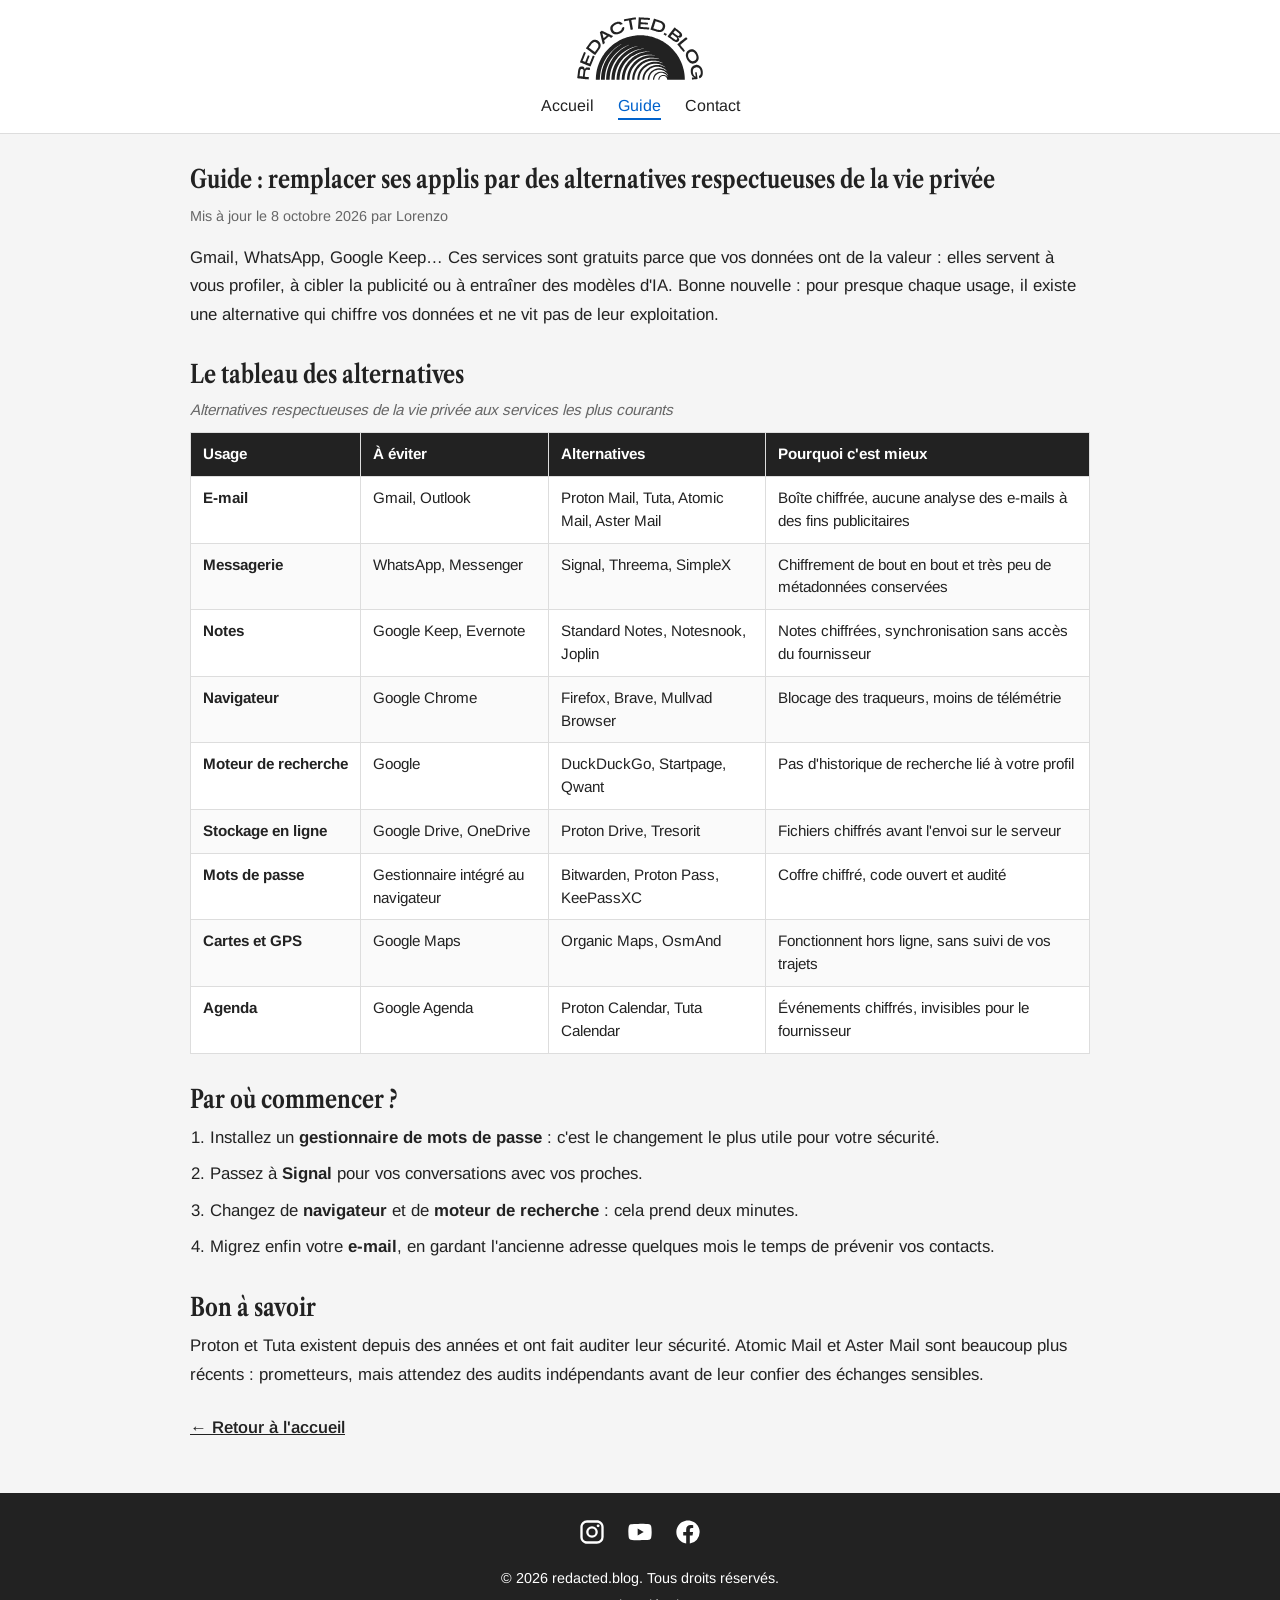
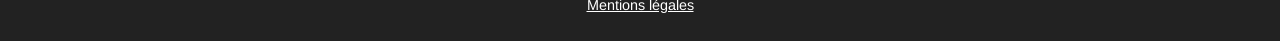
<file: guide.html>
<!DOCTYPE html>
<html lang="fr">
<head>
    <meta charset="UTF-8">
    <meta name="viewport" content="width=device-width, initial-scale=1.0">
    <meta name="description" content="Quelles alternatives à Gmail, WhatsApp, Google Keep ou Chrome pour protéger sa vie privée ?">
    <title>Lorenzo - redacted.blog</title>
    <link rel="icon" href="assets/favicon.ico" sizes="32x32">
    <link rel="icon" href="assets/favicon.svg" type="image/svg+xml">
    <link rel="apple-touch-icon" href="assets/apple-touch-icon.png">
    <link rel="stylesheet" href="css/style.css">
</head>

<body>
    <a class="skip-link" href="#contenu">Aller au contenu</a>

    <header>
        <a class="logo" href="index.html">
            <svg role="img" aria-label="redacted.blog, retour à l'accueil" xmlns="http://www.w3.org/2000/svg" viewBox="0 0 4184 2152">
            <g transform="translate(0 2152) scale(.1 -.1)">
            <path class="logo-disc" d="M20540 14974 c-369 -13 -733 -36 -910 -58 -113 -14 -281 -32 -374 -41 -93 -9 -215 -25 -270 -35 -56 -10 -168 -28 -251 -40 -82 -12 -202 -32 -265 -45 -63 -13 -151 -28 -195 -35 -44 -6 -120 -22 -170 -35 -49 -13 -144 -34 -210 -45 -66 -12 -154 -32 -195 -45 -41 -12 -115 -31 -165 -40 -49 -9 -115 -25 -145 -36 -30 -11 -95 -29 -145 -40 -49 -11 -130 -33 -180 -49 -49 -16 -153 -47 -230 -70 -77 -23 -176 -54 -220 -70 -44 -16 -109 -36 -145 -45 -36 -9 -94 -29 -130 -45 -36 -16 -94 -36 -130 -45 -35 -9 -77 -23 -92 -31 -16 -8 -71 -30 -123 -49 -52 -19 -139 -51 -192 -70 -53 -20 -102 -40 -109 -45 -6 -6 -42 -21 -80 -34 -38 -13 -91 -34 -119 -48 -27 -14 -68 -31 -90 -38 -22 -7 -70 -28 -106 -46 -37 -19 -70 -34 -74 -34 -37 0 -980 -467 -1079 -534 -21 -14 -47 -28 -59 -32 -12 -4 -40 -19 -62 -34 -22 -15 -49 -30 -60 -34 -21 -7 -114 -61 -220 -126 -33 -20 -103 -63 -155 -94 -136 -82 -286 -176 -360 -226 -25 -17 -94 -63 -154 -103 -60 -39 -132 -88 -159 -107 -28 -19 -74 -51 -102 -70 -50 -33 -101 -69 -225 -160 -30 -22 -80 -58 -110 -80 -30 -22 -73 -55 -96 -73 -22 -17 -67 -52 -100 -76 -99 -74 -344 -271 -425 -341 -42 -36 -98 -83 -125 -105 -567 -463 -1506 -1440 -1988 -2069 -22 -28 -73 -95 -115 -149 -72 -93 -95 -125 -191 -257 -22 -30 -58 -80 -80 -110 -121 -166 -294 -423 -415 -615 -33 -53 -78 -124 -100 -158 -23 -34 -60 -96 -84 -137 -24 -41 -58 -97 -76 -125 -18 -27 -45 -72 -60 -100 -15 -27 -46 -81 -68 -120 -43 -75 -56 -98 -199 -365 -120 -224 -298 -587 -398 -810 -28 -63 -67 -148 -86 -188 -18 -40 -34 -78 -34 -84 0 -7 -16 -46 -34 -88 -47 -101 -82 -186 -122 -298 -18 -51 -39 -102 -46 -115 -6 -12 -27 -65 -46 -117 -18 -52 -52 -144 -73 -205 -22 -60 -51 -146 -65 -190 -14 -44 -36 -108 -49 -141 -13 -34 -31 -90 -40 -125 -9 -35 -31 -111 -50 -169 -55 -171 -93 -300 -114 -390 -11 -47 -27 -105 -36 -130 -9 -25 -27 -97 -41 -160 -14 -63 -33 -143 -44 -176 -10 -34 -28 -115 -40 -180 -11 -66 -32 -159 -45 -209 -13 -49 -29 -128 -35 -175 -6 -47 -24 -146 -40 -220 -15 -74 -31 -160 -35 -190 -3 -30 -22 -152 -40 -270 -19 -118 -39 -271 -45 -340 -6 -69 -22 -213 -35 -320 -27 -222 -51 -632 -61 -1052 -7 -304 -3 -341 37 -353 26 -9 1192 -9 1217 -1 34 11 40 54 46 341 6 271 25 606 45 770 6 44 17 170 26 280 9 110 27 263 40 340 14 77 34 213 45 303 11 89 29 199 40 245 11 45 26 129 35 187 8 58 28 159 45 225 16 66 38 163 48 215 19 92 67 288 98 400 8 30 30 111 48 180 19 69 39 139 46 155 7 17 25 77 40 135 28 103 59 202 125 390 18 52 42 122 54 155 11 33 38 110 61 170 23 61 57 151 75 200 18 50 44 115 59 145 14 30 26 61 26 69 0 7 15 43 34 80 18 36 37 77 41 91 10 35 78 189 125 285 22 44 40 84 40 89 0 8 75 171 107 231 9 17 26 53 40 80 13 28 31 64 40 80 9 17 49 95 90 175 41 80 79 150 84 157 6 6 25 40 43 75 37 70 104 191 158 283 19 33 51 87 70 120 19 33 46 77 59 97 13 21 42 67 64 104 49 81 368 561 415 626 19 25 55 75 79 110 38 54 185 251 271 363 14 18 44 58 68 88 23 31 69 89 103 129 33 40 97 117 142 172 345 416 907 997 1308 1351 246 218 451 394 514 440 22 17 77 59 121 95 99 79 253 198 313 242 118 87 281 205 326 236 88 62 471 316 540 357 37 22 92 56 123 76 129 81 242 145 348 198 33 16 66 36 73 45 7 8 34 23 59 32 26 10 65 30 87 45 41 29 125 50 125 32 0 -18 -51 -62 -79 -68 -16 -3 -39 -17 -52 -32 -13 -14 -46 -36 -74 -50 -27 -14 -65 -39 -83 -54 -18 -16 -39 -29 -47 -29 -7 0 -34 -15 -58 -34 -25 -19 -60 -42 -79 -52 -18 -9 -46 -28 -63 -41 -16 -14 -79 -57 -139 -96 -60 -40 -133 -88 -162 -107 -840 -554 -1922 -1531 -2619 -2365 -49 -59 -119 -142 -155 -185 -96 -114 -341 -429 -413 -530 -9 -14 -37 -52 -62 -85 -103 -138 -376 -540 -455 -668 -39 -64 -97 -157 -145 -232 -56 -89 -98 -159 -125 -210 -15 -27 -42 -75 -61 -106 -58 -97 -72 -122 -105 -184 -17 -33 -49 -94 -71 -135 -59 -110 -118 -221 -136 -255 -18 -34 -165 -339 -222 -459 -20 -43 -43 -96 -51 -118 -8 -23 -23 -55 -33 -72 -11 -17 -31 -62 -45 -100 -15 -38 -31 -75 -36 -81 -6 -7 -21 -43 -34 -81 -13 -38 -38 -100 -54 -139 -55 -128 -75 -179 -112 -285 -38 -107 -56 -155 -115 -315 -18 -49 -56 -164 -85 -255 -29 -91 -65 -203 -81 -250 -15 -47 -35 -116 -43 -155 -8 -38 -23 -90 -32 -115 -18 -52 -85 -307 -118 -455 -13 -55 -31 -127 -40 -160 -10 -33 -28 -118 -41 -190 -13 -71 -32 -164 -43 -205 -11 -41 -27 -131 -37 -200 -9 -69 -23 -158 -31 -197 -8 -40 -20 -106 -28 -145 -8 -40 -22 -147 -31 -238 -9 -91 -23 -205 -30 -254 -34 -212 -72 -777 -82 -1206 l-6 -255 26 -23 25 -23 571 -1 c430 0 575 3 585 12 29 23 34 78 40 390 6 335 14 467 46 730 11 91 26 242 34 335 9 94 24 213 35 265 11 52 29 165 40 250 12 85 32 200 45 255 13 55 29 136 36 180 6 44 20 114 31 155 12 41 33 131 49 200 43 189 109 450 121 471 5 11 23 74 40 140 16 67 34 130 39 139 5 10 23 62 39 116 17 55 53 164 81 244 28 80 61 177 74 215 13 39 32 88 44 110 11 22 28 67 37 100 9 33 30 89 45 125 16 36 41 94 56 130 14 36 42 103 61 150 19 47 39 90 44 96 5 6 20 40 34 77 13 36 36 88 50 114 13 26 48 98 76 158 114 245 285 570 438 835 117 201 158 269 254 418 39 62 91 143 114 180 51 79 93 142 148 217 22 30 60 84 85 120 87 127 354 482 459 611 668 818 1364 1490 2176 2097 127 95 250 186 274 202 24 17 74 50 109 75 36 25 82 56 103 70 20 14 81 55 136 91 54 36 112 74 130 85 42 26 131 80 233 144 109 68 182 111 420 245 182 103 531 282 695 356 72 33 151 71 177 85 26 14 73 34 104 44 31 11 70 28 88 39 17 10 55 26 85 35 30 9 73 27 96 40 23 14 64 30 91 37 27 7 74 25 104 40 60 31 163 49 174 31 12 -19 -30 -49 -90 -67 -33 -9 -74 -28 -92 -41 -17 -14 -58 -34 -90 -45 -31 -11 -70 -29 -85 -40 -16 -11 -54 -29 -85 -40 -31 -11 -74 -31 -95 -45 -22 -14 -57 -32 -80 -40 -23 -8 -62 -27 -87 -43 -25 -15 -61 -34 -80 -41 -19 -7 -40 -17 -45 -21 -6 -5 -49 -28 -95 -52 -47 -24 -152 -81 -235 -127 -82 -46 -170 -94 -194 -107 -42 -23 -151 -88 -231 -138 -19 -12 -66 -41 -105 -65 -136 -84 -457 -296 -546 -360 -26 -19 -76 -55 -109 -80 -34 -25 -81 -58 -105 -75 -93 -66 -163 -118 -215 -160 -55 -45 -133 -107 -195 -155 -18 -14 -55 -43 -81 -65 -720 -593 -1404 -1294 -1919 -1965 -22 -29 -56 -72 -75 -95 -32 -39 -77 -99 -219 -295 -71 -99 -170 -242 -248 -360 -34 -52 -75 -113 -91 -135 -16 -22 -36 -54 -44 -70 -9 -17 -31 -53 -49 -82 -19 -28 -52 -81 -74 -118 -22 -36 -51 -82 -64 -103 -25 -37 -80 -134 -131 -227 -15 -27 -49 -88 -75 -135 -57 -102 -130 -240 -156 -295 -11 -22 -28 -56 -39 -75 -11 -19 -47 -91 -80 -160 -34 -69 -73 -147 -87 -175 -14 -27 -34 -74 -44 -104 -11 -30 -23 -59 -29 -66 -13 -16 -95 -201 -131 -298 -16 -43 -35 -88 -43 -100 -8 -12 -23 -49 -34 -83 -11 -34 -28 -76 -37 -94 -10 -19 -32 -77 -50 -129 -84 -242 -97 -280 -119 -336 -13 -33 -45 -127 -71 -210 -25 -82 -56 -177 -67 -210 -11 -33 -31 -103 -44 -155 -14 -52 -38 -138 -54 -190 -17 -52 -39 -138 -49 -190 -11 -52 -25 -108 -31 -125 -32 -83 -180 -840 -205 -1047 -8 -70 -22 -158 -30 -195 -30 -143 -103 -1065 -107 -1360 -3 -216 -2 -223 19 -244 21 -21 22 -21 537 -21 284 0 525 3 536 7 39 12 44 42 56 335 21 485 52 922 69 980 2 8 18 119 35 246 16 126 39 273 49 326 11 53 29 150 40 216 11 66 30 153 41 194 11 40 29 126 40 191 12 65 29 139 39 165 10 26 26 85 36 132 9 47 30 126 45 175 15 50 33 113 39 140 12 51 37 128 141 435 71 212 121 351 144 405 10 22 25 63 33 90 8 28 28 75 43 105 15 30 33 73 40 95 7 22 25 65 40 95 15 30 33 73 40 95 7 22 42 101 77 175 36 74 89 187 119 250 30 63 62 129 71 145 9 17 33 62 53 100 36 67 78 147 152 285 19 36 51 92 71 125 20 33 49 82 64 108 70 121 189 313 233 377 17 25 75 113 130 195 55 83 118 175 140 205 23 30 58 80 80 110 22 30 61 84 86 120 26 36 94 124 151 195 56 72 122 154 146 184 343 433 1050 1147 1497 1510 235 191 462 368 570 443 14 10 50 36 80 58 30 22 111 78 180 125 69 47 136 93 150 102 14 9 57 37 95 62 39 24 95 62 127 83 31 21 60 38 66 38 5 0 27 13 49 29 22 16 60 39 84 51 24 12 51 28 59 35 17 15 114 72 205 121 137 73 216 115 323 173 61 34 115 61 119 61 3 0 83 38 177 84 227 111 313 151 361 166 22 7 65 25 95 40 30 15 73 33 95 40 22 7 58 23 80 35 22 13 67 31 100 40 33 10 74 24 90 33 51 27 450 168 595 211 52 16 113 36 135 45 22 9 91 30 155 46 63 16 135 36 160 45 25 9 76 23 114 31 39 8 107 26 152 40 46 14 129 31 186 39 57 7 130 23 163 35 70 24 158 35 209 26 70 -13 33 -36 -98 -61 -44 -8 -108 -28 -143 -45 -36 -16 -95 -35 -131 -41 -37 -6 -105 -26 -152 -44 -47 -18 -110 -38 -140 -45 -30 -7 -79 -24 -109 -37 -30 -13 -89 -32 -132 -43 -43 -10 -93 -27 -111 -36 -18 -9 -69 -29 -113 -44 -114 -40 -275 -101 -385 -148 -52 -22 -124 -52 -160 -66 -252 -103 -685 -316 -1005 -494 -49 -28 -112 -63 -140 -77 -27 -15 -63 -37 -80 -49 -16 -13 -43 -29 -60 -38 -63 -32 -262 -153 -318 -194 -23 -16 -62 -42 -87 -57 -50 -31 -130 -84 -211 -139 -53 -37 -75 -53 -295 -211 -60 -42 -131 -95 -159 -117 -148 -119 -225 -179 -271 -215 -21 -16 -104 -86 -184 -154 -554 -476 -1013 -946 -1485 -1525 -71 -87 -342 -445 -394 -521 -20 -29 -72 -106 -116 -170 -102 -149 -160 -237 -231 -355 -32 -52 -74 -120 -94 -150 -20 -30 -56 -89 -80 -130 -23 -41 -57 -100 -75 -130 -18 -30 -46 -79 -61 -108 -16 -30 -48 -88 -71 -130 -23 -43 -51 -97 -62 -122 -11 -25 -28 -58 -37 -75 -27 -48 -136 -265 -171 -341 -17 -38 -51 -112 -76 -164 -24 -52 -48 -106 -52 -120 -4 -14 -20 -50 -35 -80 -15 -30 -33 -73 -40 -95 -6 -22 -25 -69 -40 -105 -96 -218 -210 -540 -320 -900 -21 -69 -53 -172 -71 -230 -18 -58 -40 -141 -49 -185 -10 -44 -29 -119 -43 -168 -15 -48 -31 -118 -38 -155 -6 -37 -21 -107 -34 -157 -13 -49 -36 -159 -50 -244 -14 -84 -32 -179 -39 -210 -8 -31 -24 -130 -36 -221 -11 -91 -31 -241 -45 -335 -13 -93 -29 -235 -35 -315 -5 -80 -17 -237 -25 -350 -8 -113 -17 -304 -21 -425 l-7 -221 25 -28 24 -28 493 0 c491 0 493 0 515 21 20 21 21 34 28 284 9 313 31 628 58 827 11 80 27 208 35 285 8 77 23 176 34 220 11 44 29 148 41 230 11 83 30 177 40 210 11 33 29 112 40 175 11 63 30 142 40 175 11 33 27 94 35 135 9 41 31 123 50 182 19 59 35 116 35 125 1 10 30 104 66 208 36 105 76 228 90 274 14 46 33 100 43 120 10 20 29 68 41 106 13 39 36 97 52 130 15 33 28 67 28 75 0 8 15 48 34 90 19 41 57 127 85 190 28 63 63 138 77 165 15 28 35 74 45 103 10 29 27 65 38 80 11 16 27 48 37 73 10 24 25 56 35 70 10 14 34 59 53 100 37 76 81 158 156 289 23 41 59 104 80 140 97 169 153 260 198 320 11 14 27 41 37 60 10 19 31 53 47 75 15 22 54 78 84 124 31 46 71 103 88 126 17 24 49 68 71 100 114 164 369 491 497 636 51 59 125 144 163 190 111 132 696 713 850 844 77 66 176 151 220 190 44 38 105 89 135 112 30 23 105 81 165 128 147 114 178 137 257 193 37 26 113 80 170 120 98 69 170 117 318 210 36 23 85 56 110 72 43 30 129 81 280 165 39 22 87 50 106 63 61 39 450 238 634 325 201 94 423 191 475 207 22 7 60 23 85 35 25 12 77 32 115 45 39 12 84 31 100 40 17 10 59 26 95 35 36 9 99 29 140 45 96 36 216 77 305 102 39 11 111 33 160 49 50 15 129 38 177 49 48 11 105 27 127 35 22 7 98 26 168 40 70 15 169 37 218 50 50 13 148 33 219 45 72 11 177 31 235 44 58 14 162 30 231 36 69 6 179 21 245 33 139 25 474 32 496 10 16 -16 -38 -30 -201 -49 -74 -9 -177 -27 -229 -40 -52 -14 -160 -36 -240 -50 -80 -13 -177 -33 -216 -44 -38 -10 -108 -26 -155 -35 -47 -9 -114 -26 -150 -36 -36 -11 -96 -27 -135 -35 -108 -22 -505 -146 -770 -240 -71 -25 -166 -58 -210 -73 -44 -16 -102 -39 -130 -53 -27 -14 -68 -31 -90 -38 -22 -7 -71 -28 -110 -47 -38 -18 -75 -33 -81 -33 -7 0 -87 -36 -178 -80 -92 -44 -168 -80 -171 -80 -5 0 -224 -109 -315 -158 -236 -125 -319 -171 -375 -207 -27 -18 -86 -53 -130 -78 -113 -64 -160 -94 -399 -252 -267 -178 -293 -197 -545 -387 -475 -359 -1027 -871 -1426 -1324 -112 -127 -296 -342 -320 -374 -11 -15 -47 -62 -80 -105 -33 -43 -71 -92 -85 -110 -99 -128 -192 -257 -280 -385 -19 -28 -55 -80 -80 -115 -25 -36 -63 -93 -84 -127 -62 -99 -99 -158 -148 -233 -46 -71 -80 -130 -128 -221 -15 -28 -36 -65 -48 -81 -12 -17 -26 -43 -32 -57 -5 -15 -23 -46 -38 -69 -15 -23 -85 -157 -154 -297 -175 -353 -208 -423 -208 -435 0 -5 -15 -41 -34 -80 -43 -85 -78 -170 -121 -290 -17 -49 -39 -104 -48 -122 -17 -32 -59 -145 -104 -283 -14 -41 -36 -104 -49 -140 -33 -87 -79 -237 -119 -390 -18 -69 -40 -145 -49 -170 -10 -25 -24 -76 -32 -115 -8 -38 -30 -135 -49 -215 -59 -248 -93 -411 -110 -525 -8 -60 -26 -168 -40 -240 -13 -71 -34 -231 -45 -355 -12 -124 -30 -310 -41 -415 -21 -203 -37 -626 -25 -688 4 -23 15 -41 28 -48 30 -16 877 -16 906 0 32 17 40 63 46 266 10 323 51 816 86 1010 10 61 29 178 40 260 12 83 29 182 40 220 10 39 28 122 39 185 12 63 33 156 46 205 14 50 33 124 43 165 41 166 147 513 184 605 11 28 31 88 45 134 13 46 35 105 47 130 13 25 31 73 41 106 9 33 25 74 35 90 10 17 23 48 30 70 13 44 81 199 136 310 19 39 34 75 34 80 0 6 46 100 102 210 135 266 162 318 207 395 21 36 56 97 78 135 105 184 346 554 490 751 21 29 54 74 73 100 19 27 64 86 100 131 36 45 87 110 115 145 385 489 973 1067 1502 1478 17 14 58 45 90 70 123 96 396 288 528 372 33 21 78 50 100 65 185 129 720 421 1031 565 43 20 108 50 144 67 95 44 201 88 315 131 56 20 110 42 122 48 31 17 203 79 323 118 58 18 141 45 185 59 176 58 243 78 320 97 44 10 107 27 140 38 33 11 114 31 180 45 66 13 153 34 193 45 40 10 122 26 183 35 60 8 144 24 187 35 42 11 160 29 262 40 102 11 223 27 270 34 376 63 1365 78 1529 25 28 -10 31 -13 17 -21 -16 -9 -62 -12 -586 -44 -146 -8 -335 -26 -420 -39 -85 -13 -184 -26 -220 -30 -82 -8 -225 -31 -310 -50 -36 -8 -111 -21 -165 -30 -55 -9 -138 -27 -185 -41 -46 -13 -133 -33 -192 -44 -59 -11 -123 -27 -144 -36 -20 -8 -81 -26 -135 -40 -54 -13 -122 -33 -151 -44 -29 -10 -84 -27 -123 -36 -38 -10 -99 -30 -135 -45 -36 -15 -85 -32 -110 -39 -43 -11 -123 -40 -260 -96 -36 -14 -107 -42 -159 -60 -52 -19 -100 -39 -105 -43 -6 -5 -41 -21 -78 -35 -37 -14 -87 -36 -110 -49 -24 -14 -54 -28 -68 -32 -25 -7 -189 -82 -245 -112 -16 -9 -93 -49 -170 -89 -77 -39 -176 -92 -220 -117 -44 -25 -106 -60 -138 -77 -33 -17 -77 -44 -99 -61 -23 -16 -45 -29 -50 -29 -6 0 -35 -17 -66 -38 -32 -21 -84 -56 -117 -77 -51 -32 -107 -68 -212 -136 -12 -8 -81 -57 -153 -109 -73 -52 -151 -108 -175 -125 -50 -35 -233 -179 -381 -300 -388 -316 -995 -931 -1276 -1295 -16 -19 -43 -53 -60 -76 -110 -137 -339 -453 -403 -553 -16 -25 -38 -58 -48 -71 -9 -14 -42 -63 -71 -110 -115 -180 -117 -185 -247 -412 -23 -40 -56 -98 -74 -128 -42 -73 -281 -558 -290 -590 -4 -14 -20 -47 -35 -75 -15 -27 -33 -68 -40 -90 -7 -22 -25 -65 -40 -95 -16 -31 -33 -76 -40 -100 -7 -25 -22 -65 -35 -90 -13 -25 -35 -79 -49 -120 -14 -41 -48 -140 -76 -220 -28 -80 -62 -181 -74 -225 -13 -44 -37 -124 -55 -178 -17 -53 -31 -104 -31 -112 0 -9 -13 -56 -30 -105 -16 -49 -38 -141 -50 -204 -11 -63 -29 -139 -39 -169 -11 -30 -29 -119 -41 -198 -11 -79 -30 -182 -41 -229 -11 -47 -26 -143 -34 -215 -8 -71 -24 -197 -35 -280 -29 -219 -49 -509 -52 -757 -3 -211 -2 -218 18 -239 22 -21 26 -21 430 -21 l408 0 22 25 c20 23 22 40 28 213 4 104 11 225 16 269 5 44 16 168 25 275 20 257 41 432 59 505 9 33 25 123 36 200 11 77 29 172 40 210 11 39 29 115 40 170 22 106 60 250 115 430 19 61 39 130 45 155 7 25 24 79 40 120 15 41 39 109 53 150 62 188 182 482 268 655 16 33 36 79 44 103 8 24 23 56 34 71 11 15 27 47 37 72 10 24 28 61 41 82 13 20 34 61 48 90 14 28 47 90 74 137 28 47 60 103 72 125 34 64 89 155 134 225 23 36 58 90 77 120 19 30 42 66 51 80 152 238 398 556 657 854 320 366 787 809 1121 1061 14 11 53 40 85 65 142 108 356 257 514 358 30 19 84 54 120 77 36 23 98 61 138 84 39 22 105 60 145 82 39 23 97 56 127 74 30 18 66 36 80 40 14 4 45 19 70 33 65 38 206 109 270 136 30 13 107 47 170 76 63 29 153 67 200 85 47 18 108 42 135 53 133 54 235 91 285 105 30 8 93 29 140 45 118 42 280 91 375 113 44 11 107 28 140 39 33 11 111 28 173 40 63 11 144 29 180 39 37 11 105 25 152 31 47 6 180 26 295 45 116 19 271 39 345 44 74 6 191 16 260 22 483 41 1381 11 1780 -61 91 -16 219 -37 285 -46 162 -22 231 -52 158 -70 -33 -9 -395 3 -563 18 -175 15 -759 15 -980 0 -287 -20 -513 -42 -603 -58 -45 -8 -165 -28 -266 -45 -102 -16 -216 -38 -255 -48 -39 -11 -100 -25 -136 -31 -93 -16 -487 -125 -670 -186 -41 -14 -115 -38 -165 -53 -49 -15 -108 -37 -130 -48 -22 -12 -60 -26 -85 -33 -25 -7 -65 -22 -90 -35 -25 -12 -70 -30 -100 -40 -30 -10 -85 -33 -121 -51 -37 -19 -70 -34 -75 -34 -10 0 -56 -22 -354 -170 -113 -56 -239 -121 -280 -145 -41 -24 -100 -57 -130 -73 -30 -17 -78 -45 -107 -63 -29 -19 -78 -50 -109 -69 -136 -84 -249 -158 -351 -233 -40 -28 -95 -68 -124 -87 -350 -240 -1015 -849 -1324 -1214 -184 -218 -390 -479 -448 -566 -9 -14 -42 -61 -74 -105 -116 -160 -301 -454 -384 -610 -17 -33 -37 -67 -45 -76 -8 -8 -29 -47 -49 -85 -19 -38 -41 -80 -49 -94 -8 -14 -26 -47 -39 -75 -13 -27 -33 -68 -45 -90 -36 -69 -100 -209 -107 -235 -4 -14 -16 -39 -26 -55 -20 -35 -86 -190 -130 -308 -16 -42 -36 -91 -45 -108 -9 -17 -22 -55 -30 -83 -8 -28 -28 -85 -44 -126 -52 -139 -97 -285 -178 -590 -44 -163 -93 -381 -112 -494 -11 -65 -27 -144 -35 -175 -8 -31 -21 -123 -30 -206 -8 -82 -22 -197 -30 -255 -27 -190 -44 -422 -47 -627 -4 -276 -52 -247 402 -246 266 1 364 4 375 13 26 21 35 81 35 230 0 80 4 183 10 230 5 47 19 173 30 280 31 297 40 368 60 455 10 44 26 127 34 185 9 58 28 143 41 190 13 47 32 123 41 170 9 47 27 114 40 150 12 36 32 104 43 152 11 48 28 104 37 125 9 21 29 79 44 128 32 102 87 247 130 348 17 37 30 72 30 78 0 7 15 41 34 78 18 36 37 77 41 91 8 26 85 194 112 245 8 17 45 86 80 155 36 69 80 150 98 180 18 30 52 90 76 133 46 81 108 181 159 257 16 25 55 83 86 129 31 46 71 103 88 127 17 23 51 70 76 104 319 440 803 948 1240 1300 229 185 319 251 526 387 60 40 127 85 149 101 22 16 55 37 74 47 19 9 52 30 74 46 22 16 45 29 51 29 6 0 35 16 63 35 29 19 56 35 61 35 4 0 30 14 58 32 65 41 376 199 439 222 28 10 55 23 61 27 17 14 213 98 285 124 36 12 81 31 100 40 19 10 72 31 119 46 47 15 117 39 155 52 139 49 272 90 365 113 52 12 114 30 138 38 23 8 70 20 105 26 34 6 118 24 187 40 138 33 569 103 725 119 502 51 1358 35 1780 -33 83 -14 193 -31 245 -40 166 -27 442 -86 520 -111 41 -13 113 -31 159 -40 47 -8 110 -27 140 -40 30 -14 91 -35 135 -46 45 -11 98 -31 119 -45 21 -14 69 -32 107 -40 70 -16 98 -34 84 -55 -10 -17 -100 -5 -170 24 -32 13 -99 30 -149 36 -49 6 -124 22 -166 36 -42 13 -116 29 -165 35 -49 7 -141 23 -204 36 -248 53 -664 87 -1060 87 -372 0 -868 -35 -1045 -74 -49 -11 -154 -28 -232 -39 -77 -11 -166 -29 -197 -40 -31 -10 -98 -27 -149 -36 -50 -9 -138 -32 -194 -50 -56 -19 -109 -34 -118 -34 -22 0 -276 -83 -386 -126 -48 -19 -93 -34 -100 -34 -8 0 -41 -13 -74 -28 -33 -16 -78 -34 -100 -41 -56 -18 -360 -155 -440 -198 -16 -9 -52 -27 -80 -40 -27 -13 -63 -31 -80 -40 -16 -9 -59 -32 -95 -51 -36 -19 -70 -38 -77 -43 -6 -6 -35 -22 -65 -38 -110 -57 -365 -221 -566 -363 -498 -352 -1018 -847 -1402 -1333 -25 -31 -61 -76 -80 -100 -19 -23 -53 -68 -75 -100 -22 -31 -56 -79 -75 -106 -56 -79 -117 -169 -162 -239 -23 -36 -59 -91 -80 -123 -21 -32 -43 -70 -49 -84 -5 -14 -19 -39 -30 -55 -30 -42 -91 -152 -175 -317 -41 -79 -79 -149 -84 -156 -5 -6 -17 -32 -25 -56 -9 -24 -28 -69 -44 -99 -16 -30 -32 -66 -36 -80 -4 -14 -20 -52 -36 -85 -79 -168 -262 -691 -293 -840 -8 -38 -24 -96 -35 -128 -11 -32 -25 -86 -31 -120 -6 -34 -26 -132 -45 -217 -73 -339 -121 -741 -131 -1110 -6 -213 -6 -226 13 -249 l19 -24 310 0 c220 0 315 3 331 11 33 18 40 64 47 297 3 116 10 257 16 315 15 152 87 589 110 674 11 40 29 117 39 172 11 54 28 122 39 149 11 28 27 86 37 130 10 44 30 112 45 150 15 39 39 104 53 145 43 128 97 273 107 285 5 6 21 41 34 76 13 36 38 93 55 126 17 33 31 65 31 69 0 8 48 104 157 314 19 36 53 97 76 136 23 39 55 93 71 120 32 53 85 137 125 197 14 21 37 55 51 77 260 409 862 1060 1251 1355 14 11 52 40 84 65 208 162 464 336 640 437 39 22 88 51 110 63 98 58 364 192 500 253 94 42 133 58 253 106 257 103 676 236 840 266 46 8 113 24 150 35 37 11 153 31 257 45 105 15 224 33 265 41 270 52 1223 51 1498 -1 41 -8 158 -26 261 -40 102 -14 213 -34 246 -45 33 -10 109 -28 169 -40 60 -11 141 -32 180 -45 39 -13 105 -33 146 -44 113 -30 291 -92 617 -217 35 -13 89 -37 120 -52 32 -16 69 -33 83 -37 14 -4 45 -20 70 -36 25 -16 66 -35 90 -44 25 -9 61 -28 80 -43 19 -16 56 -36 82 -46 26 -10 58 -31 70 -46 13 -16 41 -36 63 -43 52 -18 64 -53 14 -43 -18 3 -42 15 -54 26 -11 10 -45 24 -75 31 -30 6 -75 22 -100 34 -25 12 -72 30 -105 40 -33 9 -76 25 -95 36 -33 17 -239 87 -465 158 -55 17 -155 42 -222 56 -67 14 -140 32 -163 40 -23 8 -96 21 -163 30 -67 9 -189 27 -272 40 -354 58 -1092 63 -1420 10 -49 -8 -173 -26 -275 -40 -102 -14 -212 -34 -245 -45 -33 -10 -111 -28 -174 -40 -63 -12 -131 -28 -150 -36 -20 -9 -83 -28 -141 -44 -102 -28 -302 -96 -405 -138 -27 -11 -75 -30 -105 -42 -140 -57 -180 -74 -255 -111 -45 -21 -83 -39 -87 -39 -5 0 -295 -155 -388 -207 -119 -68 -372 -234 -516 -340 -341 -251 -667 -552 -969 -898 -107 -121 -245 -299 -340 -435 -211 -302 -380 -594 -520 -895 -80 -173 -107 -234 -129 -295 -13 -36 -33 -87 -44 -115 -91 -223 -195 -580 -248 -850 -14 -71 -36 -184 -50 -250 -28 -136 -49 -340 -64 -625 -14 -278 -14 -284 13 -316 l23 -27 255 -1 c345 -2 349 0 349 129 0 118 30 515 46 600 8 44 28 159 44 255 16 96 39 201 50 235 10 33 29 104 40 158 12 55 30 119 41 143 10 25 26 73 35 107 14 56 49 150 106 292 11 28 31 77 45 110 40 101 165 359 219 455 88 156 121 211 159 270 146 224 187 282 275 395 25 32 54 70 65 84 130 175 419 475 652 679 277 242 610 474 908 632 137 73 310 160 318 160 5 0 41 16 80 35 126 61 325 136 502 191 44 14 123 38 175 54 52 17 129 36 170 44 41 8 122 26 180 40 112 27 461 78 650 96 148 14 660 15 815 1 160 -15 586 -77 655 -96 30 -9 108 -26 172 -40 64 -13 134 -31 154 -40 21 -9 81 -27 134 -40 53 -13 121 -35 151 -48 29 -13 76 -29 103 -36 27 -7 67 -21 90 -33 22 -11 72 -31 110 -44 38 -13 85 -33 105 -45 20 -12 56 -29 81 -39 86 -34 334 -160 460 -235 36 -21 85 -50 110 -64 25 -14 64 -39 85 -54 22 -15 60 -41 85 -58 126 -82 192 -133 249 -190 25 -25 56 -51 69 -58 21 -11 31 -41 14 -41 -4 0 -23 11 -42 25 -18 13 -49 30 -69 36 -20 7 -58 27 -85 46 -26 18 -54 33 -60 33 -7 0 -35 16 -62 35 -27 19 -53 35 -59 35 -5 0 -35 15 -65 32 -160 93 -432 213 -650 286 -58 19 -132 45 -165 57 -33 13 -106 33 -163 44 -56 12 -121 29 -145 37 -37 13 -114 27 -452 80 -221 34 -704 46 -981 24 -149 -12 -595 -82 -669 -105 -27 -9 -93 -25 -145 -36 -241 -52 -707 -227 -945 -356 -16 -8 -52 -27 -80 -41 -27 -13 -76 -40 -107 -58 -32 -19 -86 -50 -120 -70 -55 -32 -109 -68 -297 -194 -393 -265 -838 -707 -1143 -1135 -121 -170 -162 -232 -238 -365 -23 -41 -57 -100 -74 -130 -18 -30 -56 -104 -85 -165 -29 -60 -65 -135 -80 -165 -16 -30 -34 -73 -41 -95 -7 -22 -24 -64 -37 -93 -34 -76 -74 -193 -160 -472 -14 -47 -36 -132 -49 -190 -12 -58 -32 -145 -43 -195 -24 -108 -77 -553 -86 -720 -9 -193 -13 -190 308 -189 304 1 281 -19 292 249 8 193 32 425 51 493 8 29 28 120 44 202 15 81 33 157 39 168 6 11 24 66 40 123 41 145 158 448 210 546 11 21 30 58 41 83 51 116 175 329 270 465 25 35 61 87 80 115 224 327 647 749 984 980 28 20 65 45 81 56 109 75 190 125 335 207 84 47 245 126 290 142 25 9 55 22 67 31 51 33 469 176 598 205 50 11 117 28 150 38 33 10 114 26 180 35 66 9 188 26 270 37 180 26 569 37 720 21 250 -27 576 -73 635 -91 36 -11 92 -25 125 -31 33 -7 107 -27 165 -45 58 -18 132 -41 165 -50 32 -9 80 -27 105 -39 25 -13 59 -26 75 -30 73 -17 475 -213 599 -291 289 -183 450 -302 676 -501 188 -165 430 -435 430 -479 0 -34 -19 -21 -280 200 -239 201 -530 393 -750 495 -25 12 -72 34 -105 50 -260 128 -683 250 -1026 297 -584 80 -1339 -14 -1809 -223 -42 -19 -80 -34 -85 -34 -11 0 -197 -84 -245 -111 -19 -11 -64 -36 -100 -55 -62 -34 -130 -74 -237 -139 -46 -28 -92 -60 -213 -149 -409 -302 -813 -774 -1045 -1221 -23 -44 -46 -89 -52 -100 -30 -54 -103 -216 -103 -227 0 -7 -12 -38 -26 -68 -39 -84 -113 -312 -140 -435 -13 -60 -31 -130 -39 -155 -18 -55 -38 -213 -60 -468 -27 -305 -34 -296 213 -297 192 -2 236 6 251 47 4 13 14 100 20 193 17 237 35 359 80 536 42 168 111 378 146 449 12 25 26 56 30 70 4 14 34 79 67 145 268 539 634 946 1163 1292 480 314 1096 489 1720 486 527 -2 968 -101 1411 -318 50 -25 94 -45 97 -45 4 0 31 -15 60 -34 28 -18 95 -59 147 -90 52 -32 117 -73 144 -92 45 -31 74 -54 234 -183 266 -212 590 -614 741 -917 54 -108 57 -119 40 -129 -12 -8 -49 22 -49 40 0 7 -19 33 -42 58 -24 24 -55 62 -71 83 -204 288 -549 583 -872 747 -149 76 -259 127 -273 127 -8 0 -47 13 -87 29 -114 46 -391 110 -544 126 -238 26 -624 16 -786 -20 -231 -50 -517 -138 -578 -178 -12 -7 -47 -23 -78 -35 -31 -11 -78 -34 -105 -51 -26 -17 -52 -31 -58 -31 -14 0 -238 -148 -321 -213 -310 -242 -601 -594 -741 -897 -14 -30 -38 -80 -53 -110 -16 -30 -36 -82 -46 -115 -9 -33 -25 -76 -36 -96 -10 -20 -29 -81 -43 -135 -13 -55 -34 -132 -45 -173 -38 -136 -66 -486 -42 -529 19 -35 45 -40 189 -38 174 2 180 6 192 157 21 248 89 547 155 679 12 25 28 63 35 85 7 22 23 56 35 75 12 19 34 60 49 90 79 161 294 436 449 572 299 264 553 402 947 518 379 110 978 83 1325 -62 28 -11 75 -30 105 -42 107 -41 310 -155 421 -235 235 -171 424 -368 602 -629 94 -137 154 -280 113 -270 -7 2 -47 39 -87 83 -149 161 -269 265 -399 344 -94 58 -246 129 -311 146 -33 9 -83 25 -111 36 -117 46 -492 62 -688 29 -395 -67 -807 -337 -1037 -680 -74 -110 -119 -190 -133 -235 -7 -22 -24 -62 -37 -89 -22 -44 -40 -109 -89 -331 -45 -200 -25 -237 126 -243 148 -6 169 8 185 118 16 108 70 320 94 370 15 30 34 71 41 90 27 68 132 212 227 311 151 156 298 250 505 319 163 55 229 63 458 57 l195 -5 136 -45 c342 -113 583 -318 745 -632 54 -105 112 -295 124 -409 14 -126 19 -145 41 -156 12 -7 939 -10 2806 -10 2786 0 2787 0 2807 20 16 16 21 36 24 93 6 126 -16 631 -42 947 -40 481 -45 534 -71 720 -14 96 -32 233 -40 303 -8 71 -21 157 -29 191 -8 34 -26 140 -41 236 -14 96 -32 198 -41 225 -8 28 -26 115 -40 195 -14 80 -32 168 -40 195 -8 28 -28 111 -44 185 -46 212 -132 531 -201 747 -21 67 -39 130 -39 140 0 10 -12 50 -26 88 -14 39 -39 113 -54 165 -27 91 -71 217 -158 455 -78 214 -123 330 -190 490 -13 33 -35 89 -49 125 -13 36 -34 85 -47 110 -13 25 -27 56 -31 70 -4 14 -22 57 -41 95 -18 39 -76 163 -129 277 -92 200 -235 488 -325 653 -23 44 -56 105 -72 135 -16 30 -50 92 -76 137 -26 45 -63 111 -83 145 -72 127 -128 220 -208 350 -20 32 -54 86 -75 120 -55 89 -98 156 -132 207 -16 24 -45 68 -64 97 -108 163 -278 408 -369 529 -20 27 -64 86 -97 130 -70 94 -204 267 -254 330 -19 24 -48 61 -65 82 -16 21 -75 91 -130 157 -55 65 -111 133 -125 150 -122 155 -628 695 -902 961 -239 235 -515 485 -781 710 -126 106 -134 113 -356 290 -134 106 -431 328 -596 445 -38 27 -90 63 -113 81 -51 36 -378 253 -484 320 -40 25 -101 64 -134 85 -34 22 -77 48 -95 59 -18 11 -65 39 -104 62 -38 23 -97 57 -130 76 -33 19 -94 53 -135 77 -41 24 -99 56 -128 71 -30 16 -70 39 -90 51 -62 39 -566 294 -777 393 -38 18 -104 49 -146 69 -75 35 -164 74 -284 123 -33 13 -94 40 -135 59 -42 18 -80 34 -85 34 -4 0 -38 13 -74 30 -123 55 -572 221 -746 276 -44 14 -105 35 -135 46 -30 11 -92 31 -137 43 -46 13 -107 33 -137 44 -30 11 -92 30 -138 41 -46 12 -112 32 -148 45 -36 12 -103 30 -150 40 -47 10 -105 25 -130 35 -25 10 -105 30 -178 45 -73 14 -147 32 -165 40 -18 7 -86 23 -152 35 -66 11 -163 32 -215 45 -52 13 -131 29 -175 35 -44 6 -129 22 -189 36 -60 13 -179 33 -265 45 -85 11 -201 29 -256 39 -56 10 -178 26 -271 35 -93 9 -261 27 -374 41 -354 43 -1376 75 -1870 58z m-5460 -2763 c0 -14 -25 -31 -58 -37 -36 -7 -40 1 -15 28 16 18 73 26 73 9z m2548 -243 c-5 -16 -83 -42 -103 -34 -41 15 3 44 68 45 27 1 37 -3 35 -11z"/>
            <path class="logo-letter" d="M1950 4943 c-413 -81 -708 -380 -841 -853 -16 -58 -36 -127 -44 -155 -7 -27 -21 -113 -30 -190 -9 -77 -25 -192 -35 -255 -11 -63 -28 -205 -40 -315 -11 -110 -31 -274 -45 -365 -13 -91 -29 -219 -35 -285 -6 -66 -22 -196 -35 -290 -14 -93 -34 -260 -45 -370 -12 -110 -29 -252 -39 -315 -45 -279 -47 -309 -20 -336 30 -30 216 -62 539 -94 118 -11 285 -31 370 -44 85 -14 232 -32 325 -41 94 -9 225 -25 292 -35 67 -11 211 -29 320 -40 109 -11 223 -24 253 -30 68 -12 349 -46 450 -55 41 -4 145 -17 230 -30 85 -13 229 -31 320 -40 202 -19 292 -31 392 -52 139 -29 152 -13 174 221 8 89 25 224 39 301 39 229 47 220 -247 251 -123 13 -263 30 -313 38 -49 9 -179 25 -288 36 -287 30 -414 48 -436 62 -40 25 -42 58 -16 231 14 88 35 249 46 357 11 107 31 267 44 355 14 88 34 251 45 363 11 112 27 231 35 265 8 35 25 121 39 192 43 231 122 368 249 432 109 54 225 59 480 19 53 -8 172 -22 265 -31 92 -8 204 -22 250 -30 153 -28 165 -11 192 270 11 116 27 255 35 310 21 149 13 157 -170 175 -66 6 -175 20 -242 30 -165 27 -499 60 -592 60 -314 -2 -505 -164 -610 -518 -39 -130 -71 -120 -101 34 -79 395 -285 630 -640 730 -131 36 -141 38 -315 40 -99 1 -191 0 -205 -3z m381 -779 c190 -35 353 -194 395 -384 30 -133 11 -454 -46 -815 -11 -66 -29 -214 -40 -330 -11 -115 -30 -262 -41 -325 -11 -63 -28 -207 -38 -319 -22 -239 -25 -247 -114 -245 -74 1 -333 31 -462 53 -60 11 -191 27 -290 36 -254 23 -254 24 -216 244 11 64 30 211 41 326 12 116 29 264 40 330 10 66 28 210 40 320 11 110 27 241 35 290 8 50 23 162 35 250 60 455 277 641 661 569z"/>
            <path class="logo-letter" d="M2908 9590 c-9 -6 -22 -27 -28 -48 -7 -20 -25 -66 -40 -102 -35 -79 -71 -168 -115 -280 -52 -133 -104 -259 -136 -331 -16 -36 -29 -72 -29 -80 0 -8 -14 -43 -31 -79 -17 -36 -43 -99 -59 -140 -32 -86 -69 -177 -110 -270 -15 -36 -34 -83 -40 -105 -7 -22 -25 -65 -40 -95 -16 -31 -33 -76 -40 -100 -7 -24 -24 -69 -40 -100 -15 -30 -35 -80 -45 -110 -10 -30 -28 -75 -40 -100 -12 -25 -32 -75 -44 -112 -13 -37 -26 -70 -31 -73 -5 -3 -18 -36 -31 -73 -12 -37 -32 -87 -44 -112 -12 -25 -30 -70 -40 -100 -10 -30 -30 -80 -45 -110 -16 -31 -33 -76 -40 -100 -7 -24 -25 -69 -40 -100 -15 -31 -33 -76 -40 -100 -7 -24 -24 -69 -40 -100 -15 -30 -35 -80 -45 -110 -10 -30 -33 -86 -52 -125 -58 -122 -44 -160 77 -200 44 -15 82 -30 85 -35 3 -5 29 -16 58 -25 28 -10 91 -35 140 -56 48 -22 93 -39 100 -39 6 0 50 -18 97 -40 47 -22 91 -40 99 -40 8 0 44 -13 80 -29 87 -39 226 -96 326 -132 43 -17 84 -34 91 -40 6 -5 42 -20 80 -33 38 -13 92 -35 119 -49 28 -14 70 -30 95 -37 25 -7 65 -22 90 -35 25 -12 63 -28 85 -35 22 -7 79 -30 128 -51 48 -22 92 -39 99 -39 7 0 46 -16 88 -34 92 -43 181 -79 282 -117 43 -15 94 -37 115 -47 21 -11 63 -27 93 -37 30 -10 80 -30 110 -45 30 -15 78 -35 106 -43 28 -8 73 -26 100 -40 27 -13 74 -32 104 -42 30 -10 72 -26 93 -37 21 -10 72 -32 115 -47 42 -16 117 -46 166 -66 134 -56 147 -49 215 123 26 65 57 142 83 207 11 28 31 77 44 110 14 33 34 83 46 110 11 28 34 86 50 130 16 43 33 84 39 91 5 6 20 42 33 80 13 38 38 98 55 134 17 36 31 71 31 78 0 7 14 43 31 80 17 37 38 90 46 117 8 28 26 72 40 98 13 27 37 83 52 125 32 87 69 176 111 272 15 36 34 83 40 105 7 22 24 62 37 89 14 27 32 72 40 100 8 28 28 76 43 106 15 30 35 78 43 105 8 28 29 79 46 115 17 36 31 71 31 78 0 7 14 43 31 80 17 37 42 98 55 136 13 38 28 74 34 81 6 7 21 43 34 81 13 38 38 99 55 136 17 37 31 74 31 81 0 8 18 50 40 94 60 119 40 157 -106 207 -38 13 -91 34 -119 48 -27 14 -75 33 -105 43 -30 10 -66 25 -80 35 -90 61 -130 30 -204 -155 -25 -62 -51 -127 -87 -217 -12 -29 -34 -88 -50 -130 -15 -42 -39 -99 -53 -125 -13 -27 -29 -68 -36 -93 -7 -25 -23 -67 -37 -95 -14 -27 -36 -81 -49 -119 -13 -38 -28 -74 -33 -80 -6 -7 -23 -48 -39 -91 -28 -76 -59 -154 -102 -257 -11 -27 -29 -72 -41 -100 -12 -29 -30 -75 -41 -103 -11 -27 -31 -77 -44 -110 -14 -33 -34 -82 -46 -110 -11 -27 -34 -86 -50 -130 -16 -43 -33 -84 -39 -91 -5 -6 -20 -42 -33 -80 -13 -38 -38 -100 -54 -139 -41 -95 -70 -168 -99 -245 -48 -127 -49 -127 -308 -19 -27 12 -81 34 -120 49 -139 56 -201 81 -250 101 -27 12 -77 33 -110 46 -91 38 -103 64 -64 138 12 22 32 69 44 105 12 36 31 83 42 105 11 22 26 58 33 80 6 22 25 69 40 105 37 83 74 173 115 280 18 47 44 112 58 145 26 63 55 134 86 213 10 26 29 72 41 102 12 30 33 82 46 115 14 33 34 83 46 110 11 28 34 85 49 129 16 43 36 90 44 105 8 14 26 55 39 91 34 92 73 187 101 248 46 98 26 144 -76 177 -30 10 -74 28 -99 40 -25 12 -70 30 -100 40 -30 9 -78 30 -106 46 -102 58 -150 21 -209 -161 -10 -30 -26 -72 -37 -93 -10 -20 -30 -70 -44 -110 -15 -39 -30 -77 -35 -83 -5 -6 -20 -42 -33 -80 -13 -38 -38 -98 -55 -134 -17 -36 -31 -71 -31 -78 0 -7 -14 -43 -31 -80 -17 -37 -43 -101 -59 -142 -28 -77 -64 -166 -102 -255 -11 -27 -34 -86 -50 -130 -16 -44 -35 -89 -42 -100 -7 -11 -21 -45 -31 -75 -10 -30 -28 -75 -40 -100 -12 -25 -30 -70 -40 -100 -10 -30 -30 -80 -45 -110 -15 -30 -35 -81 -44 -112 -21 -72 -72 -142 -109 -146 -15 -2 -45 8 -70 22 -24 14 -50 26 -57 26 -7 0 -52 18 -101 40 -49 22 -94 40 -101 40 -7 0 -46 16 -88 34 -87 41 -177 78 -273 114 -115 43 -119 70 -36 255 21 48 39 93 39 100 0 6 14 41 31 77 17 36 38 88 46 115 8 28 28 75 43 105 15 30 35 80 45 110 10 30 28 75 40 100 12 25 32 75 44 112 13 37 26 70 31 73 5 3 18 36 31 73 12 37 32 87 44 112 12 25 28 63 35 85 7 22 30 79 51 128 22 48 39 93 39 100 0 6 18 50 40 97 22 47 40 91 40 98 0 7 15 47 34 90 50 112 84 194 122 301 19 52 39 100 44 106 5 6 22 47 38 90 17 44 48 125 71 179 62 150 55 185 -45 221 -27 10 -83 33 -124 50 -41 18 -86 36 -99 40 -14 4 -56 23 -95 41 -71 34 -126 42 -158 24z"/>
            <path class="logo-letter" d="M6249 13555 c-170 -23 -272 -46 -339 -75 -36 -15 -83 -33 -105 -40 -22 -7 -56 -23 -75 -35 -19 -12 -55 -31 -80 -42 -50 -22 -121 -68 -220 -140 -247 -182 -475 -421 -713 -746 -98 -136 -120 -166 -162 -222 -25 -33 -57 -78 -72 -100 -14 -22 -38 -56 -53 -75 -15 -19 -48 -64 -74 -100 -26 -36 -60 -83 -77 -105 -16 -22 -50 -69 -76 -105 -26 -36 -64 -89 -85 -117 -21 -29 -57 -79 -80 -110 -23 -32 -59 -82 -80 -110 -21 -29 -56 -78 -78 -108 -22 -30 -57 -79 -78 -107 -21 -29 -56 -78 -78 -108 -23 -30 -63 -86 -90 -124 -27 -37 -64 -86 -81 -108 -54 -65 -45 -101 36 -159 31 -21 83 -60 116 -84 33 -25 83 -61 110 -80 28 -19 75 -53 105 -75 30 -22 80 -58 110 -80 30 -22 80 -58 110 -80 30 -22 80 -58 110 -80 30 -22 80 -58 110 -80 30 -22 80 -58 110 -80 30 -22 80 -58 110 -80 30 -22 78 -56 105 -75 28 -20 79 -58 115 -85 36 -27 83 -62 105 -77 22 -14 56 -38 75 -53 19 -15 61 -45 93 -68 87 -64 161 -118 225 -164 109 -80 157 -115 222 -161 36 -26 83 -60 105 -76 22 -17 69 -51 105 -77 36 -26 89 -65 118 -86 28 -21 76 -55 105 -76 89 -65 172 -125 232 -167 58 -41 110 -80 193 -147 75 -61 116 -48 192 60 22 32 57 82 79 112 23 30 57 78 76 105 20 28 56 77 80 110 25 33 61 83 81 110 19 28 55 77 80 110 24 33 79 109 122 168 42 60 96 134 119 165 23 31 58 80 78 107 20 28 56 77 81 110 24 33 60 83 79 110 19 28 54 77 79 110 140 186 353 497 411 600 93 165 206 409 220 476 4 19 22 81 40 139 64 206 82 531 41 770 -72 430 -376 860 -825 1168 -148 101 -333 199 -431 228 -30 9 -72 25 -94 36 -65 33 -441 95 -531 87 -5 -1 -53 -7 -106 -14z m388 -808 c319 -111 579 -310 757 -582 25 -38 46 -73 46 -77 0 -5 16 -42 35 -83 79 -169 89 -532 20 -714 -7 -20 -27 -72 -44 -116 -53 -144 -153 -312 -326 -553 -33 -46 -67 -94 -75 -105 -8 -12 -33 -47 -56 -77 -49 -66 -168 -230 -207 -285 -16 -22 -49 -67 -73 -100 -25 -33 -62 -85 -84 -115 -22 -30 -57 -80 -80 -110 -22 -30 -56 -78 -76 -107 -61 -89 -105 -92 -201 -18 -32 25 -89 68 -128 95 -38 28 -88 64 -110 80 -22 17 -69 51 -105 77 -36 26 -89 64 -117 85 -29 21 -79 57 -110 80 -32 23 -82 59 -110 80 -67 48 -147 107 -220 160 -32 23 -82 59 -110 80 -29 21 -79 57 -110 80 -32 23 -82 59 -110 80 -29 21 -79 57 -110 80 -161 117 -257 186 -342 245 -115 81 -126 111 -68 181 17 22 70 93 117 157 47 65 107 148 133 184 26 36 60 83 75 104 15 21 50 68 77 106 28 37 64 87 80 110 17 23 51 70 76 104 25 34 63 87 85 117 166 227 232 308 351 425 157 156 319 262 498 327 138 49 197 58 362 53 125 -4 138 -6 260 -48z"/>
            <path class="logo-letter" d="M8567 16428 c-30 -24 -110 -88 -177 -143 -68 -55 -162 -131 -209 -168 -188 -150 -192 -159 -146 -305 13 -43 34 -123 45 -178 11 -54 29 -126 40 -159 10 -33 28 -109 40 -168 12 -60 30 -133 41 -164 10 -31 26 -95 35 -142 9 -47 27 -124 41 -171 13 -47 33 -123 43 -170 21 -100 81 -343 111 -450 12 -41 34 -133 49 -205 16 -71 35 -149 43 -171 8 -23 25 -90 37 -150 12 -60 30 -136 40 -169 11 -33 29 -105 40 -160 11 -55 31 -136 44 -180 14 -44 32 -118 41 -164 9 -46 23 -101 31 -123 7 -21 25 -94 39 -161 14 -67 32 -138 40 -159 8 -20 28 -102 45 -183 16 -81 34 -154 39 -163 4 -9 14 -42 21 -72 26 -114 57 -126 142 -52 31 26 84 70 118 97 35 28 82 66 105 85 24 19 69 55 100 80 213 168 213 167 170 312 -16 51 -34 120 -42 153 -8 33 -26 101 -40 150 -34 120 -84 313 -90 348 -9 48 16 83 111 159 50 39 121 97 157 127 65 55 120 100 250 204 36 28 121 97 189 152 67 55 140 114 161 130 21 17 104 84 185 150 227 186 236 193 292 238 99 78 114 87 151 87 28 0 125 -44 386 -175 191 -96 360 -175 374 -175 35 0 76 24 162 95 119 99 180 149 214 175 18 14 63 50 101 80 38 31 81 63 96 73 65 41 41 103 -55 146 -34 16 -129 61 -212 100 -82 40 -186 90 -230 111 -44 20 -152 72 -240 115 -150 72 -216 104 -440 210 -49 24 -164 79 -255 123 -91 44 -205 99 -255 122 -49 23 -153 73 -230 110 -170 82 -354 170 -455 217 -41 19 -88 42 -105 50 -16 9 -41 22 -55 29 -14 7 -74 36 -135 65 -156 73 -276 129 -305 144 -70 36 -93 48 -195 95 -60 29 -173 83 -250 121 -165 82 -176 83 -248 27z m373 -862 c38 -24 1162 -585 1222 -609 72 -30 68 -86 -9 -144 -21 -15 -54 -41 -74 -58 -34 -29 -84 -69 -220 -178 -36 -28 -112 -90 -169 -137 -290 -238 -434 -350 -451 -350 -22 0 -45 32 -54 75 -4 17 -18 66 -31 110 -13 44 -35 123 -48 175 -59 237 -79 312 -106 405 -16 55 -34 127 -40 160 -6 33 -22 94 -35 135 -14 41 -34 120 -46 175 -11 55 -30 123 -40 150 -44 116 0 156 101 91z"/>
            <path class="logo-letter" d="M13880 19364 c-119 -10 -237 -27 -279 -40 -25 -8 -86 -23 -136 -34 -165 -35 -581 -192 -740 -277 -16 -9 -61 -33 -100 -53 -487 -255 -863 -600 -1082 -995 -79 -142 -165 -397 -184 -550 -48 -374 20 -740 208 -1125 179 -367 396 -604 733 -800 47 -28 89 -50 95 -50 5 0 39 -14 74 -30 86 -41 351 -109 470 -120 212 -21 525 -7 670 29 42 11 116 27 166 36 89 16 295 78 390 116 28 12 79 31 115 44 132 47 543 248 589 288 9 8 30 22 47 31 18 8 70 43 115 76 46 34 95 69 109 78 14 9 75 60 135 113 476 419 661 911 553 1474 -13 68 -50 115 -91 115 -14 0 -58 -17 -99 -39 -40 -21 -84 -42 -98 -46 -14 -4 -54 -22 -90 -40 -36 -18 -76 -36 -90 -40 -64 -20 -231 -107 -241 -126 -6 -12 -14 -71 -19 -133 -34 -489 -370 -864 -1010 -1126 -144 -60 -372 -126 -485 -141 -222 -31 -584 -11 -676 36 -18 10 -57 26 -87 36 -120 41 -282 156 -377 265 -65 76 -145 186 -145 199 0 6 -14 33 -31 61 -18 27 -40 72 -49 99 -10 28 -27 70 -40 94 -52 103 -93 374 -79 518 37 362 220 652 584 924 106 80 144 103 295 182 430 224 799 298 1160 233 147 -26 299 -106 447 -233 97 -84 96 -84 328 27 33 16 107 50 165 75 243 106 276 132 240 189 -143 222 -340 401 -568 514 -93 47 -311 117 -408 132 -72 11 -406 21 -484 14z"/>
            <path class="logo-letter" d="M19397 20755 c-21 -8 -91 -22 -155 -30 -65 -9 -167 -27 -228 -40 -61 -13 -174 -33 -250 -44 -76 -11 -177 -29 -224 -40 -47 -11 -152 -29 -234 -41 -83 -11 -184 -29 -225 -40 -42 -10 -143 -28 -226 -40 -82 -11 -190 -29 -238 -40 -49 -11 -150 -29 -225 -41 -75 -11 -177 -29 -227 -40 -49 -10 -150 -28 -223 -39 -74 -11 -170 -29 -215 -40 -45 -10 -149 -28 -232 -39 -82 -12 -175 -28 -205 -36 -30 -9 -148 -29 -262 -45 -296 -42 -311 -52 -285 -203 76 -435 77 -442 123 -453 32 -8 221 18 414 56 80 16 183 34 230 41 47 6 135 22 195 35 61 12 175 32 255 44 80 12 190 32 244 46 82 21 104 23 127 14 45 -19 72 -112 109 -374 11 -83 29 -184 40 -225 10 -42 28 -146 40 -231 12 -85 30 -191 41 -235 10 -44 27 -141 38 -215 11 -74 31 -189 45 -255 14 -66 30 -158 36 -205 6 -47 22 -134 35 -195 13 -60 33 -175 45 -255 11 -80 27 -170 36 -200 8 -30 28 -146 44 -258 47 -311 73 -360 173 -329 29 9 122 25 207 37 162 22 356 62 390 80 11 6 22 21 26 34 6 26 -20 200 -37 244 -6 15 -23 115 -39 222 -15 107 -35 222 -44 255 -8 33 -22 107 -31 165 -16 108 -59 353 -120 680 -19 102 -42 234 -50 293 -8 59 -23 145 -34 190 -11 45 -29 150 -41 232 -11 83 -31 200 -44 260 -30 133 -56 304 -56 363 0 74 13 81 202 107 64 8 165 26 225 39 59 14 151 30 203 36 52 6 145 23 205 36 61 13 171 33 245 44 186 27 387 74 410 95 24 22 25 49 5 118 -8 29 -26 128 -40 220 -14 93 -30 179 -35 192 -23 62 -82 79 -163 50z"/>
            <path class="logo-letter" d="M20573 20770 c-50 -21 -62 -84 -83 -465 -5 -104 -15 -275 -20 -380 -6 -104 -20 -282 -30 -395 -11 -113 -27 -329 -35 -480 -19 -346 -31 -524 -50 -720 -8 -85 -22 -274 -30 -420 -20 -354 -33 -537 -46 -643 -19 -153 -6 -164 195 -178 72 -5 140 -11 151 -13 31 -7 276 -25 510 -36 116 -6 343 -22 505 -35 162 -14 412 -32 555 -40 143 -8 287 -17 320 -20 285 -25 587 -47 830 -60 160 -9 325 -20 368 -25 91 -11 127 1 145 47 17 47 55 494 44 523 -22 59 -44 62 -472 84 -339 18 -497 29 -706 51 -77 8 -268 21 -425 30 -389 21 -536 31 -804 55 -126 11 -254 20 -283 20 -116 0 -148 35 -133 143 9 60 29 357 45 650 6 110 7 111 206 103 230 -9 585 -33 845 -56 121 -10 317 -24 435 -30 217 -11 456 -29 674 -51 l119 -12 23 26 c13 15 25 46 28 69 12 104 36 387 36 430 0 79 -3 79 -359 100 -168 10 -405 27 -526 38 -121 11 -413 32 -650 45 -771 46 -769 45 -770 138 0 140 44 766 56 789 15 27 74 41 152 34 40 -3 187 -13 327 -21 140 -9 352 -24 470 -35 118 -11 310 -24 425 -30 201 -10 472 -30 675 -49 52 -5 187 -15 300 -21 113 -6 252 -15 310 -19 167 -13 175 -6 184 174 4 61 11 172 18 247 16 204 16 204 -239 218 -381 20 -684 40 -823 54 -140 14 -204 19 -750 51 -140 9 -318 22 -395 30 -77 8 -223 19 -325 25 -397 22 -530 31 -670 45 -223 21 -303 25 -327 15z"/>
            <path class="logo-letter" d="M25410 20302 c-14 -11 -31 -52 -50 -117 -33 -113 -68 -221 -112 -345 -16 -47 -40 -121 -53 -165 -23 -79 -54 -174 -102 -310 -13 -38 -36 -110 -50 -159 -14 -49 -34 -109 -44 -133 -10 -24 -26 -72 -34 -106 -9 -34 -28 -98 -44 -142 -16 -44 -52 -154 -81 -245 -29 -91 -65 -201 -80 -245 -15 -44 -49 -147 -75 -230 -26 -82 -59 -181 -72 -220 -14 -38 -35 -108 -48 -154 -13 -46 -35 -113 -49 -150 -13 -36 -47 -140 -76 -231 -29 -91 -63 -195 -76 -231 -87 -236 -85 -286 14 -315 31 -9 84 -26 117 -39 33 -12 96 -33 140 -45 44 -12 103 -31 130 -42 28 -11 86 -31 130 -43 92 -26 205 -63 320 -105 44 -16 121 -40 170 -54 50 -13 110 -33 135 -43 25 -11 70 -26 100 -33 30 -7 89 -25 130 -40 41 -15 149 -51 240 -80 91 -29 192 -63 225 -75 33 -12 92 -30 130 -39 39 -9 102 -28 140 -41 92 -32 509 -102 655 -109 63 -4 162 -2 219 4 133 13 443 76 490 99 20 10 54 24 76 31 51 16 215 103 280 149 256 179 449 411 585 701 17 36 37 77 45 91 73 133 178 570 190 794 12 225 -38 499 -127 696 -148 329 -486 667 -848 847 -30 15 -71 37 -90 49 -19 12 -62 31 -94 44 -33 12 -74 30 -92 41 -17 10 -63 29 -100 42 -38 13 -98 35 -134 49 -77 30 -189 67 -320 107 -52 15 -120 37 -150 48 -30 11 -129 44 -220 72 -91 29 -208 67 -260 85 -198 68 -258 87 -350 115 -52 15 -129 40 -170 53 -148 50 -206 69 -290 93 -47 14 -125 40 -173 59 -99 39 -163 45 -197 17z m700 -864 c58 -17 116 -36 130 -43 14 -7 55 -21 90 -29 36 -9 101 -29 145 -45 117 -42 288 -98 380 -125 44 -14 112 -35 150 -49 39 -13 99 -34 135 -45 161 -52 250 -85 310 -113 125 -59 245 -122 280 -148 19 -15 55 -39 78 -55 72 -46 225 -205 284 -296 113 -173 152 -311 152 -535 0 -182 -13 -264 -65 -420 -155 -467 -461 -761 -851 -819 -197 -30 -563 -8 -677 40 -19 8 -85 28 -146 44 -112 30 -236 69 -380 119 -44 16 -154 52 -245 80 -91 29 -194 63 -230 76 -36 13 -103 35 -150 49 -182 54 -254 83 -275 110 l-20 27 23 62 c13 34 36 105 51 157 15 52 32 105 39 116 6 12 25 68 41 125 30 105 70 227 121 374 15 44 51 154 80 245 29 91 65 201 81 245 16 44 35 108 44 142 8 34 24 82 34 106 10 24 31 84 45 133 26 91 65 210 119 369 34 98 74 152 105 140 9 -3 64 -20 122 -37z"/>
            <path class="logo-letter" d="M28814 15772 c-19 -13 -65 -80 -98 -144 -64 -122 -104 -194 -140 -252 -63 -105 -59 -141 23 -184 20 -10 72 -39 116 -64 118 -67 242 -136 310 -173 33 -17 89 -48 125 -68 36 -20 73 -37 82 -37 33 0 126 137 203 299 14 30 38 72 53 95 77 114 72 158 -23 211 -118 66 -214 119 -270 149 -74 41 -205 114 -265 149 -44 26 -94 34 -116 19z"/>
            <path class="logo-letter" d="M32027 17523 c-16 -4 -89 -92 -222 -263 -22 -28 -60 -78 -85 -110 -25 -31 -63 -81 -85 -110 -22 -28 -87 -111 -145 -184 -58 -72 -139 -175 -180 -229 -97 -127 -113 -148 -185 -237 -33 -41 -89 -113 -125 -160 -71 -94 -93 -121 -190 -243 -36 -45 -94 -120 -130 -167 -35 -47 -91 -119 -125 -160 -33 -41 -80 -102 -105 -134 -25 -33 -83 -108 -130 -167 -47 -59 -103 -131 -125 -159 -22 -29 -53 -69 -70 -90 -16 -21 -73 -93 -125 -160 -52 -67 -121 -154 -152 -193 -75 -93 -73 -134 9 -189 21 -14 77 -56 125 -94 178 -142 253 -201 348 -274 54 -41 115 -88 136 -105 22 -16 73 -57 114 -90 41 -33 87 -69 101 -80 67 -51 186 -143 220 -170 99 -79 180 -143 294 -230 73 -56 94 -73 201 -157 86 -68 272 -207 339 -253 206 -140 525 -283 705 -316 107 -19 367 -17 452 4 219 54 449 247 581 488 64 116 86 314 52 472 -26 124 -141 324 -252 441 -145 151 -161 209 -43 155 430 -196 712 -174 964 75 190 188 281 370 292 586 23 412 -239 805 -855 1283 -79 62 -160 126 -181 142 -21 17 -61 48 -90 70 -29 22 -89 69 -134 105 -44 36 -120 96 -168 132 -48 37 -141 109 -205 160 -116 92 -304 239 -368 288 -202 155 -326 251 -359 281 -43 38 -69 49 -99 42z m303 -995 c20 -18 72 -60 115 -93 43 -33 95 -73 115 -90 21 -16 61 -48 90 -70 29 -22 72 -56 95 -75 23 -19 66 -53 95 -75 29 -22 79 -60 110 -85 32 -25 82 -63 110 -85 29 -22 72 -56 95 -75 23 -19 80 -64 126 -100 123 -95 286 -262 341 -351 102 -163 102 -305 2 -451 -204 -295 -469 -276 -918 67 -154 118 -199 152 -303 235 -45 36 -114 90 -153 120 -40 30 -112 87 -160 125 -49 39 -110 87 -137 107 -169 131 -220 172 -235 191 -27 34 -22 75 15 116 17 21 79 97 137 171 58 74 125 160 150 192 25 31 70 90 100 130 109 144 139 157 210 96z m-949 -1222 c20 -17 59 -49 88 -71 29 -22 93 -71 141 -110 48 -38 120 -95 160 -125 40 -30 95 -73 124 -96 125 -99 219 -173 286 -224 146 -112 248 -193 349 -279 412 -350 467 -536 231 -772 -94 -93 -133 -112 -248 -117 -223 -11 -389 75 -816 416 -83 67 -102 82 -232 182 -54 41 -158 122 -230 180 -73 58 -156 123 -184 145 -265 205 -270 210 -270 250 0 28 16 54 83 137 88 111 104 132 212 272 217 282 221 285 306 212z"/>
            <path class="logo-letter" d="M35712 14368 c-17 -13 -97 -77 -178 -143 -81 -66 -193 -157 -248 -201 -140 -113 -321 -260 -466 -379 -67 -55 -137 -111 -155 -125 -61 -47 -330 -264 -401 -325 -75 -63 -309 -252 -489 -395 -74 -58 -227 -183 -345 -280 -56 -47 -117 -96 -135 -110 -18 -14 -88 -70 -155 -125 -67 -55 -136 -110 -153 -122 -58 -42 -66 -93 -23 -146 14 -18 43 -53 63 -78 21 -25 74 -91 118 -145 44 -55 141 -173 215 -264 163 -199 286 -351 320 -395 14 -18 52 -65 85 -105 33 -40 74 -90 90 -111 29 -37 187 -232 359 -443 45 -54 95 -115 111 -136 59 -75 115 -146 152 -191 21 -26 85 -104 142 -175 203 -250 281 -342 297 -348 23 -9 62 16 215 139 243 195 249 202 249 246 0 32 -8 48 -39 82 -21 23 -94 112 -162 197 -119 148 -401 496 -478 589 -20 24 -49 61 -66 81 -69 88 -117 148 -152 191 -21 25 -112 137 -203 249 -91 112 -182 224 -203 249 -20 25 -49 62 -64 81 -15 19 -41 51 -59 70 -71 76 -65 115 27 190 63 51 173 140 286 233 42 34 138 112 213 172 152 122 314 254 496 402 154 124 428 346 604 488 496 399 503 405 613 499 54 47 58 41 -231 396 -186 229 -189 232 -250 188z"/>
            <path class="logo-letter" d="M37348 10470 c-37 -5 -107 -20 -155 -34 -48 -14 -110 -31 -138 -37 -101 -24 -366 -141 -495 -219 -320 -193 -572 -455 -699 -725 -46 -97 -94 -230 -111 -307 -12 -51 -27 -115 -35 -142 -34 -114 -42 -480 -15 -658 34 -232 113 -529 186 -705 19 -45 34 -85 34 -89 0 -9 71 -165 133 -294 62 -129 152 -284 244 -420 67 -100 83 -121 177 -239 210 -263 571 -541 791 -611 22 -7 57 -21 78 -32 91 -45 340 -90 527 -95 170 -5 180 -4 360 32 102 20 212 48 245 61 33 14 83 32 110 41 81 25 346 161 435 223 358 251 554 498 689 870 53 143 101 434 101 607 0 171 -50 506 -100 676 -59 197 -132 409 -154 442 -7 11 -22 45 -33 75 -20 52 -75 170 -110 235 -9 17 -31 57 -48 90 -49 93 -142 243 -227 365 -110 158 -342 409 -463 501 -108 82 -190 139 -225 157 -19 9 -53 28 -75 42 -45 28 -170 85 -230 105 -152 50 -252 76 -330 85 -102 11 -367 11 -467 0z m527 -789 c142 -30 328 -126 471 -242 126 -103 324 -333 380 -441 9 -18 27 -46 39 -63 40 -55 173 -339 219 -468 40 -115 56 -174 102 -397 8 -38 13 -130 14 -221 0 -357 -144 -676 -398 -882 -72 -57 -182 -128 -247 -159 -22 -10 -57 -28 -79 -39 -68 -37 -307 -110 -395 -121 -489 -61 -939 215 -1269 777 -50 84 -137 262 -152 310 -7 22 -23 61 -36 87 -13 25 -33 80 -44 122 -11 42 -31 115 -45 161 -35 122 -49 277 -42 479 7 193 11 219 69 366 131 339 366 541 824 710 135 50 408 60 589 21z"/>
            <path class="logo-letter" d="M39040 5474 c-19 -3 -109 -14 -199 -25 -196 -24 -383 -75 -546 -147 -233 -103 -414 -232 -566 -405 -77 -87 -209 -273 -209 -293 0 -6 -14 -32 -31 -60 -18 -27 -40 -72 -49 -99 -10 -28 -27 -70 -39 -93 -12 -23 -28 -72 -37 -109 -8 -38 -26 -102 -39 -144 -82 -263 -80 -970 5 -1336 77 -335 161 -529 337 -781 98 -140 346 -352 498 -426 44 -21 112 -54 150 -73 185 -89 168 -98 -212 -107 -350 -8 -445 -16 -473 -41 -28 -25 -26 -100 5 -270 14 -76 29 -174 34 -219 9 -95 22 -123 57 -132 31 -8 294 21 429 47 55 10 195 30 310 43 116 14 244 32 285 41 41 8 151 24 244 35 219 27 400 56 426 70 11 6 23 23 27 37 7 32 -21 293 -48 443 -11 58 -28 177 -39 265 -10 88 -30 232 -44 320 -14 88 -32 219 -41 290 -8 72 -23 177 -34 235 -11 58 -29 195 -41 305 -13 110 -29 212 -36 227 -25 49 -68 53 -243 23 -220 -37 -243 -54 -222 -165 6 -30 18 -120 27 -200 8 -80 24 -185 34 -235 10 -49 28 -178 39 -285 12 -107 33 -252 46 -322 30 -152 31 -170 5 -193 -61 -56 -369 165 -537 386 -94 122 -209 332 -239 434 -9 32 -24 76 -35 100 -26 58 -95 415 -108 555 -40 436 33 813 206 1054 165 229 398 370 725 438 619 128 1126 -122 1406 -692 29 -58 52 -111 52 -118 0 -6 14 -46 31 -89 35 -89 102 -393 118 -535 14 -121 14 -419 1 -513 -47 -328 -218 -613 -469 -779 -82 -53 -96 -78 -87 -151 3 -27 11 -93 16 -145 6 -52 19 -140 30 -195 10 -55 22 -125 26 -155 14 -118 34 -132 143 -100 139 41 316 135 433 231 218 178 412 481 478 745 10 44 28 105 39 136 70 204 79 890 16 1188 -8 36 -26 126 -40 200 -15 74 -35 162 -46 195 -11 33 -33 103 -48 155 -15 52 -37 113 -48 135 -11 22 -26 57 -33 78 -12 39 -98 209 -154 307 -276 483 -742 815 -1248 890 -130 20 -369 33 -438 24z"/>
            </g>
            </svg>
        </a>
        <nav>
            <ul>
                <li><a href="index.html">Accueil</a></li>
                <li><a href="guide.html" aria-current="page">Guide</a></li>
                <li><a href="contact.html">Contact</a></li>
            </ul>
        </nav>
    </header>

    <main id="contenu">
        <article class="article-page guide">
            <h1>Guide : remplacer ses applis par des alternatives respectueuses de la vie privée</h1>
            <p class="date">Mis à jour le <time datetime="2026-10-08">8 octobre 2026</time> par Lorenzo</p>

            <p>Gmail, WhatsApp, Google Keep… Ces services sont gratuits parce que vos données ont de la valeur : elles servent à vous profiler, à cibler la publicité ou à entraîner des modèles d'IA. Bonne nouvelle : pour presque chaque usage, il existe une alternative qui chiffre vos données et ne vit pas de leur exploitation.</p>

            <h2>Le tableau des alternatives</h2>
            <div class="table-wrapper">
                <table>
                    <caption>Alternatives respectueuses de la vie privée aux services les plus courants</caption>
                    <thead>
                        <tr>
                            <th scope="col">Usage</th>
                            <th scope="col">À éviter</th>
                            <th scope="col">Alternatives</th>
                            <th scope="col">Pourquoi c'est mieux</th>
                        </tr>
                    </thead>
                    <tbody>
                        <tr>
                            <th scope="row">E-mail</th>
                            <td>Gmail, Outlook</td>
                            <td>Proton Mail, Tuta, Atomic Mail, Aster Mail</td>
                            <td>Boîte chiffrée, aucune analyse des e-mails à des fins publicitaires</td>
                        </tr>
                        <tr>
                            <th scope="row">Messagerie</th>
                            <td>WhatsApp, Messenger</td>
                            <td>Signal, Threema, SimpleX</td>
                            <td>Chiffrement de bout en bout et très peu de métadonnées conservées</td>
                        </tr>
                        <tr>
                            <th scope="row">Notes</th>
                            <td>Google Keep, Evernote</td>
                            <td>Standard Notes, Notesnook, Joplin</td>
                            <td>Notes chiffrées, synchronisation sans accès du fournisseur</td>
                        </tr>
                        <tr>
                            <th scope="row">Navigateur</th>
                            <td>Google Chrome</td>
                            <td>Firefox, Brave, Mullvad Browser</td>
                            <td>Blocage des traqueurs, moins de télémétrie</td>
                        </tr>
                        <tr>
                            <th scope="row">Moteur de recherche</th>
                            <td>Google</td>
                            <td>DuckDuckGo, Startpage, Qwant</td>
                            <td>Pas d'historique de recherche lié à votre profil</td>
                        </tr>
                        <tr>
                            <th scope="row">Stockage en ligne</th>
                            <td>Google Drive, OneDrive</td>
                            <td>Proton Drive, Tresorit</td>
                            <td>Fichiers chiffrés avant l'envoi sur le serveur</td>
                        </tr>
                        <tr>
                            <th scope="row">Mots de passe</th>
                            <td>Gestionnaire intégré au navigateur</td>
                            <td>Bitwarden, Proton Pass, KeePassXC</td>
                            <td>Coffre chiffré, code ouvert et audité</td>
                        </tr>
                        <tr>
                            <th scope="row">Cartes et GPS</th>
                            <td>Google Maps</td>
                            <td>Organic Maps, OsmAnd</td>
                            <td>Fonctionnent hors ligne, sans suivi de vos trajets</td>
                        </tr>
                        <tr>
                            <th scope="row">Agenda</th>
                            <td>Google Agenda</td>
                            <td>Proton Calendar, Tuta Calendar</td>
                            <td>Événements chiffrés, invisibles pour le fournisseur</td>
                        </tr>
                    </tbody>
                </table>
            </div>

            <h2>Par où commencer ?</h2>
            <ol>
                <li>Installez un <strong>gestionnaire de mots de passe</strong> : c'est le changement le plus utile pour votre sécurité.</li>
                <li>Passez à <strong>Signal</strong> pour vos conversations avec vos proches.</li>
                <li>Changez de <strong>navigateur</strong> et de <strong>moteur de recherche</strong> : cela prend deux minutes.</li>
                <li>Migrez enfin votre <strong>e-mail</strong>, en gardant l'ancienne adresse quelques mois le temps de prévenir vos contacts.</li>
            </ol>

            <h2>Bon à savoir</h2>
            <p>Proton et Tuta existent depuis des années et ont fait auditer leur sécurité. Atomic Mail et Aster Mail sont beaucoup plus récents : prometteurs, mais attendez des audits indépendants avant de leur confier des échanges sensibles.</p>

            <a class="read-more" href="index.html">&larr; Retour à l'accueil</a>
        </article>
    </main>

    <footer>
        <ul class="social">
            <li>
                <a href="https://www.instagram.com" aria-label="Instagram">
                    <svg viewBox="0 0 24 24" width="28" height="28" fill="currentColor" aria-hidden="true"><path d="M7.8 2h8.4C19.4 2 22 4.6 22 7.8v8.4a5.8 5.8 0 0 1-5.8 5.8H7.8C4.6 22 2 19.4 2 16.2V7.8A5.8 5.8 0 0 1 7.8 2m-.2 2A3.6 3.6 0 0 0 4 7.6v8.8C4 18.39 5.61 20 7.6 20h8.8a3.6 3.6 0 0 0 3.6-3.6V7.6C20 5.61 18.39 4 16.4 4H7.6m9.65 1.5a1.25 1.25 0 0 1 1.25 1.25A1.25 1.25 0 0 1 17.25 8 1.25 1.25 0 0 1 16 6.75a1.25 1.25 0 0 1 1.25-1.25M12 7a5 5 0 0 1 5 5 5 5 0 0 1-5 5 5 5 0 0 1-5-5 5 5 0 0 1 5-5m0 2a3 3 0 0 0-3 3 3 3 0 0 0 3 3 3 3 0 0 0 3-3 3 3 0 0 0-3-3z"/></svg>
                </a>
            </li>
            <li>
                <a href="https://www.youtube.com" aria-label="YouTube">
                    <svg viewBox="0 0 24 24" width="28" height="28" fill="currentColor" aria-hidden="true"><path d="M10 15l5.19-3L10 9v6m11.56-7.83c.13.47.22 1.1.28 1.9.07.8.1 1.49.1 2.09L22 12c0 2.19-.16 3.8-.44 4.83-.25.9-.83 1.48-1.73 1.73-.47.13-1.33.22-2.65.28-1.3.07-2.49.1-3.59.1L12 19c-4.19 0-6.8-.16-7.83-.44-.9-.25-1.48-.83-1.73-1.73-.13-.47-.22-1.1-.28-1.9-.07-.8-.1-1.49-.1-2.09L2 12c0-2.19.16-3.8.44-4.83.25-.9.83-1.48 1.73-1.73.47-.13 1.33-.22 2.65-.28 1.3-.07 2.49-.1 3.59-.1L12 5c4.19 0 6.8.16 7.83.44.9.25 1.48.83 1.73 1.73z"/></svg>
                </a>
            </li>
            <li>
                <a href="https://www.facebook.com" aria-label="Facebook">
                    <svg viewBox="0 0 24 24" width="28" height="28" fill="currentColor" aria-hidden="true"><path d="M12 2.04c-5.5 0-10 4.49-10 10.02 0 5 3.66 9.15 8.44 9.9v-7H7.9v-2.9h2.54V9.85c0-2.51 1.49-3.89 3.78-3.89 1.09 0 2.23.19 2.23.19v2.47h-1.26c-1.24 0-1.63.77-1.63 1.56v1.88h2.78l-.45 2.9h-2.33v7a10 10 0 0 0 8.44-9.9c0-5.53-4.5-10.02-10-10.02z"/></svg>
                </a>
            </li>
        </ul>
        <p>&copy; 2026 redacted.blog. Tous droits réservés.</p>
        <p><a href="mentions.html">Mentions légales</a></p>
    </footer>
</body>
</html>
</file>
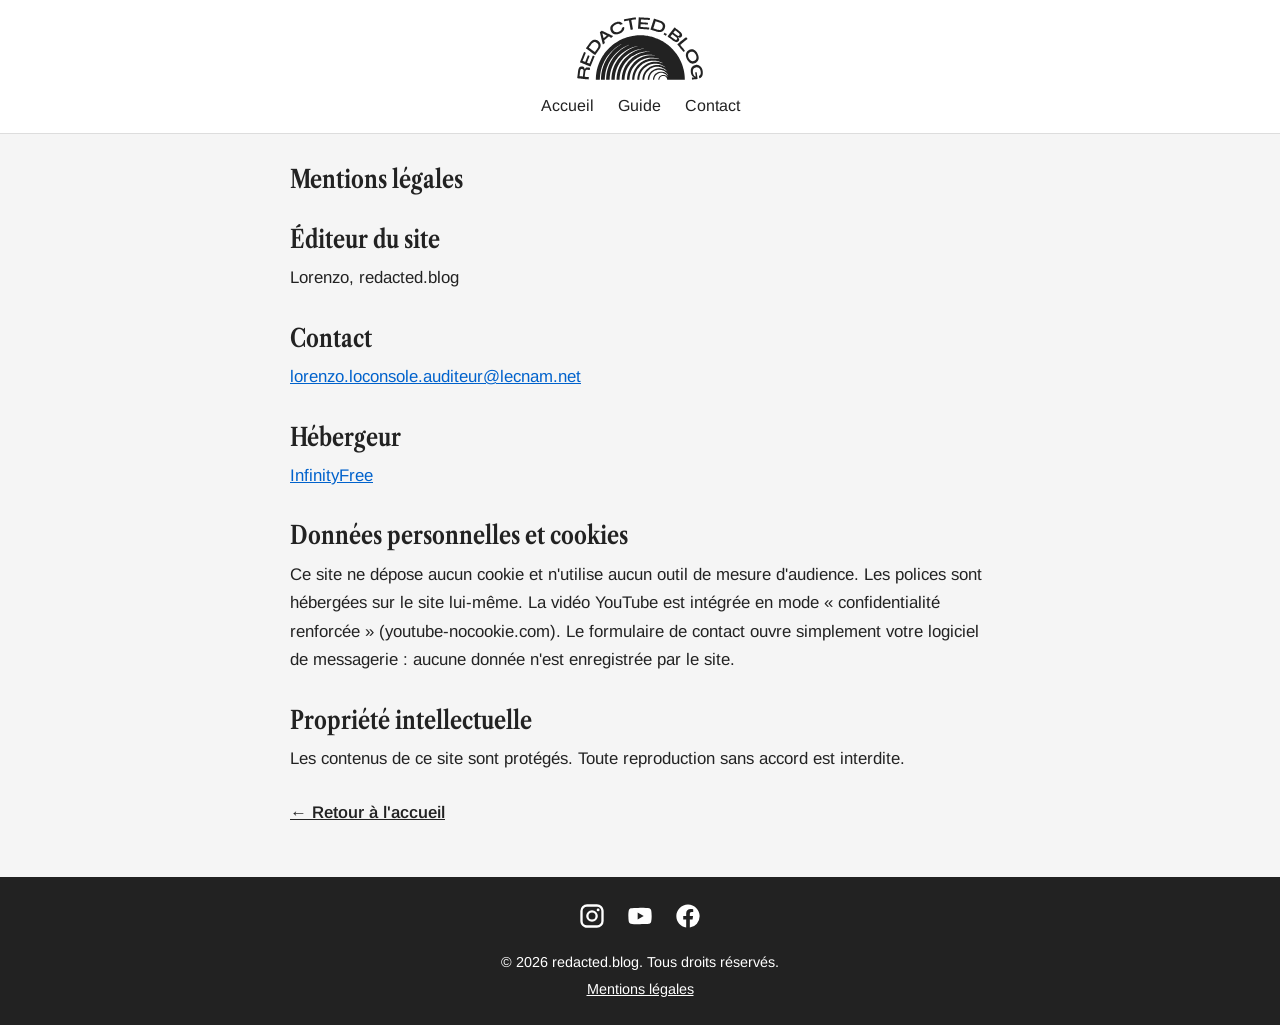
<file: mentions.html>
<!DOCTYPE html>
<html lang="fr">
<head>
    <meta charset="UTF-8">
    <meta name="viewport" content="width=device-width, initial-scale=1.0">
    <meta name="description" content="Mentions légales de redacted.blog.">
    <title>Lorenzo - redacted.blog</title>
    <link rel="icon" href="assets/favicon.ico" sizes="32x32">
    <link rel="icon" href="assets/favicon.svg" type="image/svg+xml">
    <link rel="apple-touch-icon" href="assets/apple-touch-icon.png">
    <link rel="stylesheet" href="css/style.css">
</head>

<body>
    <a class="skip-link" href="#contenu">Aller au contenu</a>

    <header>
        <a class="logo" href="index.html">
            <svg role="img" aria-label="redacted.blog, retour à l'accueil" xmlns="http://www.w3.org/2000/svg" viewBox="0 0 4184 2152">
            <g transform="translate(0 2152) scale(.1 -.1)">
            <path class="logo-disc" d="M20540 14974 c-369 -13 -733 -36 -910 -58 -113 -14 -281 -32 -374 -41 -93 -9 -215 -25 -270 -35 -56 -10 -168 -28 -251 -40 -82 -12 -202 -32 -265 -45 -63 -13 -151 -28 -195 -35 -44 -6 -120 -22 -170 -35 -49 -13 -144 -34 -210 -45 -66 -12 -154 -32 -195 -45 -41 -12 -115 -31 -165 -40 -49 -9 -115 -25 -145 -36 -30 -11 -95 -29 -145 -40 -49 -11 -130 -33 -180 -49 -49 -16 -153 -47 -230 -70 -77 -23 -176 -54 -220 -70 -44 -16 -109 -36 -145 -45 -36 -9 -94 -29 -130 -45 -36 -16 -94 -36 -130 -45 -35 -9 -77 -23 -92 -31 -16 -8 -71 -30 -123 -49 -52 -19 -139 -51 -192 -70 -53 -20 -102 -40 -109 -45 -6 -6 -42 -21 -80 -34 -38 -13 -91 -34 -119 -48 -27 -14 -68 -31 -90 -38 -22 -7 -70 -28 -106 -46 -37 -19 -70 -34 -74 -34 -37 0 -980 -467 -1079 -534 -21 -14 -47 -28 -59 -32 -12 -4 -40 -19 -62 -34 -22 -15 -49 -30 -60 -34 -21 -7 -114 -61 -220 -126 -33 -20 -103 -63 -155 -94 -136 -82 -286 -176 -360 -226 -25 -17 -94 -63 -154 -103 -60 -39 -132 -88 -159 -107 -28 -19 -74 -51 -102 -70 -50 -33 -101 -69 -225 -160 -30 -22 -80 -58 -110 -80 -30 -22 -73 -55 -96 -73 -22 -17 -67 -52 -100 -76 -99 -74 -344 -271 -425 -341 -42 -36 -98 -83 -125 -105 -567 -463 -1506 -1440 -1988 -2069 -22 -28 -73 -95 -115 -149 -72 -93 -95 -125 -191 -257 -22 -30 -58 -80 -80 -110 -121 -166 -294 -423 -415 -615 -33 -53 -78 -124 -100 -158 -23 -34 -60 -96 -84 -137 -24 -41 -58 -97 -76 -125 -18 -27 -45 -72 -60 -100 -15 -27 -46 -81 -68 -120 -43 -75 -56 -98 -199 -365 -120 -224 -298 -587 -398 -810 -28 -63 -67 -148 -86 -188 -18 -40 -34 -78 -34 -84 0 -7 -16 -46 -34 -88 -47 -101 -82 -186 -122 -298 -18 -51 -39 -102 -46 -115 -6 -12 -27 -65 -46 -117 -18 -52 -52 -144 -73 -205 -22 -60 -51 -146 -65 -190 -14 -44 -36 -108 -49 -141 -13 -34 -31 -90 -40 -125 -9 -35 -31 -111 -50 -169 -55 -171 -93 -300 -114 -390 -11 -47 -27 -105 -36 -130 -9 -25 -27 -97 -41 -160 -14 -63 -33 -143 -44 -176 -10 -34 -28 -115 -40 -180 -11 -66 -32 -159 -45 -209 -13 -49 -29 -128 -35 -175 -6 -47 -24 -146 -40 -220 -15 -74 -31 -160 -35 -190 -3 -30 -22 -152 -40 -270 -19 -118 -39 -271 -45 -340 -6 -69 -22 -213 -35 -320 -27 -222 -51 -632 -61 -1052 -7 -304 -3 -341 37 -353 26 -9 1192 -9 1217 -1 34 11 40 54 46 341 6 271 25 606 45 770 6 44 17 170 26 280 9 110 27 263 40 340 14 77 34 213 45 303 11 89 29 199 40 245 11 45 26 129 35 187 8 58 28 159 45 225 16 66 38 163 48 215 19 92 67 288 98 400 8 30 30 111 48 180 19 69 39 139 46 155 7 17 25 77 40 135 28 103 59 202 125 390 18 52 42 122 54 155 11 33 38 110 61 170 23 61 57 151 75 200 18 50 44 115 59 145 14 30 26 61 26 69 0 7 15 43 34 80 18 36 37 77 41 91 10 35 78 189 125 285 22 44 40 84 40 89 0 8 75 171 107 231 9 17 26 53 40 80 13 28 31 64 40 80 9 17 49 95 90 175 41 80 79 150 84 157 6 6 25 40 43 75 37 70 104 191 158 283 19 33 51 87 70 120 19 33 46 77 59 97 13 21 42 67 64 104 49 81 368 561 415 626 19 25 55 75 79 110 38 54 185 251 271 363 14 18 44 58 68 88 23 31 69 89 103 129 33 40 97 117 142 172 345 416 907 997 1308 1351 246 218 451 394 514 440 22 17 77 59 121 95 99 79 253 198 313 242 118 87 281 205 326 236 88 62 471 316 540 357 37 22 92 56 123 76 129 81 242 145 348 198 33 16 66 36 73 45 7 8 34 23 59 32 26 10 65 30 87 45 41 29 125 50 125 32 0 -18 -51 -62 -79 -68 -16 -3 -39 -17 -52 -32 -13 -14 -46 -36 -74 -50 -27 -14 -65 -39 -83 -54 -18 -16 -39 -29 -47 -29 -7 0 -34 -15 -58 -34 -25 -19 -60 -42 -79 -52 -18 -9 -46 -28 -63 -41 -16 -14 -79 -57 -139 -96 -60 -40 -133 -88 -162 -107 -840 -554 -1922 -1531 -2619 -2365 -49 -59 -119 -142 -155 -185 -96 -114 -341 -429 -413 -530 -9 -14 -37 -52 -62 -85 -103 -138 -376 -540 -455 -668 -39 -64 -97 -157 -145 -232 -56 -89 -98 -159 -125 -210 -15 -27 -42 -75 -61 -106 -58 -97 -72 -122 -105 -184 -17 -33 -49 -94 -71 -135 -59 -110 -118 -221 -136 -255 -18 -34 -165 -339 -222 -459 -20 -43 -43 -96 -51 -118 -8 -23 -23 -55 -33 -72 -11 -17 -31 -62 -45 -100 -15 -38 -31 -75 -36 -81 -6 -7 -21 -43 -34 -81 -13 -38 -38 -100 -54 -139 -55 -128 -75 -179 -112 -285 -38 -107 -56 -155 -115 -315 -18 -49 -56 -164 -85 -255 -29 -91 -65 -203 -81 -250 -15 -47 -35 -116 -43 -155 -8 -38 -23 -90 -32 -115 -18 -52 -85 -307 -118 -455 -13 -55 -31 -127 -40 -160 -10 -33 -28 -118 -41 -190 -13 -71 -32 -164 -43 -205 -11 -41 -27 -131 -37 -200 -9 -69 -23 -158 -31 -197 -8 -40 -20 -106 -28 -145 -8 -40 -22 -147 -31 -238 -9 -91 -23 -205 -30 -254 -34 -212 -72 -777 -82 -1206 l-6 -255 26 -23 25 -23 571 -1 c430 0 575 3 585 12 29 23 34 78 40 390 6 335 14 467 46 730 11 91 26 242 34 335 9 94 24 213 35 265 11 52 29 165 40 250 12 85 32 200 45 255 13 55 29 136 36 180 6 44 20 114 31 155 12 41 33 131 49 200 43 189 109 450 121 471 5 11 23 74 40 140 16 67 34 130 39 139 5 10 23 62 39 116 17 55 53 164 81 244 28 80 61 177 74 215 13 39 32 88 44 110 11 22 28 67 37 100 9 33 30 89 45 125 16 36 41 94 56 130 14 36 42 103 61 150 19 47 39 90 44 96 5 6 20 40 34 77 13 36 36 88 50 114 13 26 48 98 76 158 114 245 285 570 438 835 117 201 158 269 254 418 39 62 91 143 114 180 51 79 93 142 148 217 22 30 60 84 85 120 87 127 354 482 459 611 668 818 1364 1490 2176 2097 127 95 250 186 274 202 24 17 74 50 109 75 36 25 82 56 103 70 20 14 81 55 136 91 54 36 112 74 130 85 42 26 131 80 233 144 109 68 182 111 420 245 182 103 531 282 695 356 72 33 151 71 177 85 26 14 73 34 104 44 31 11 70 28 88 39 17 10 55 26 85 35 30 9 73 27 96 40 23 14 64 30 91 37 27 7 74 25 104 40 60 31 163 49 174 31 12 -19 -30 -49 -90 -67 -33 -9 -74 -28 -92 -41 -17 -14 -58 -34 -90 -45 -31 -11 -70 -29 -85 -40 -16 -11 -54 -29 -85 -40 -31 -11 -74 -31 -95 -45 -22 -14 -57 -32 -80 -40 -23 -8 -62 -27 -87 -43 -25 -15 -61 -34 -80 -41 -19 -7 -40 -17 -45 -21 -6 -5 -49 -28 -95 -52 -47 -24 -152 -81 -235 -127 -82 -46 -170 -94 -194 -107 -42 -23 -151 -88 -231 -138 -19 -12 -66 -41 -105 -65 -136 -84 -457 -296 -546 -360 -26 -19 -76 -55 -109 -80 -34 -25 -81 -58 -105 -75 -93 -66 -163 -118 -215 -160 -55 -45 -133 -107 -195 -155 -18 -14 -55 -43 -81 -65 -720 -593 -1404 -1294 -1919 -1965 -22 -29 -56 -72 -75 -95 -32 -39 -77 -99 -219 -295 -71 -99 -170 -242 -248 -360 -34 -52 -75 -113 -91 -135 -16 -22 -36 -54 -44 -70 -9 -17 -31 -53 -49 -82 -19 -28 -52 -81 -74 -118 -22 -36 -51 -82 -64 -103 -25 -37 -80 -134 -131 -227 -15 -27 -49 -88 -75 -135 -57 -102 -130 -240 -156 -295 -11 -22 -28 -56 -39 -75 -11 -19 -47 -91 -80 -160 -34 -69 -73 -147 -87 -175 -14 -27 -34 -74 -44 -104 -11 -30 -23 -59 -29 -66 -13 -16 -95 -201 -131 -298 -16 -43 -35 -88 -43 -100 -8 -12 -23 -49 -34 -83 -11 -34 -28 -76 -37 -94 -10 -19 -32 -77 -50 -129 -84 -242 -97 -280 -119 -336 -13 -33 -45 -127 -71 -210 -25 -82 -56 -177 -67 -210 -11 -33 -31 -103 -44 -155 -14 -52 -38 -138 -54 -190 -17 -52 -39 -138 -49 -190 -11 -52 -25 -108 -31 -125 -32 -83 -180 -840 -205 -1047 -8 -70 -22 -158 -30 -195 -30 -143 -103 -1065 -107 -1360 -3 -216 -2 -223 19 -244 21 -21 22 -21 537 -21 284 0 525 3 536 7 39 12 44 42 56 335 21 485 52 922 69 980 2 8 18 119 35 246 16 126 39 273 49 326 11 53 29 150 40 216 11 66 30 153 41 194 11 40 29 126 40 191 12 65 29 139 39 165 10 26 26 85 36 132 9 47 30 126 45 175 15 50 33 113 39 140 12 51 37 128 141 435 71 212 121 351 144 405 10 22 25 63 33 90 8 28 28 75 43 105 15 30 33 73 40 95 7 22 25 65 40 95 15 30 33 73 40 95 7 22 42 101 77 175 36 74 89 187 119 250 30 63 62 129 71 145 9 17 33 62 53 100 36 67 78 147 152 285 19 36 51 92 71 125 20 33 49 82 64 108 70 121 189 313 233 377 17 25 75 113 130 195 55 83 118 175 140 205 23 30 58 80 80 110 22 30 61 84 86 120 26 36 94 124 151 195 56 72 122 154 146 184 343 433 1050 1147 1497 1510 235 191 462 368 570 443 14 10 50 36 80 58 30 22 111 78 180 125 69 47 136 93 150 102 14 9 57 37 95 62 39 24 95 62 127 83 31 21 60 38 66 38 5 0 27 13 49 29 22 16 60 39 84 51 24 12 51 28 59 35 17 15 114 72 205 121 137 73 216 115 323 173 61 34 115 61 119 61 3 0 83 38 177 84 227 111 313 151 361 166 22 7 65 25 95 40 30 15 73 33 95 40 22 7 58 23 80 35 22 13 67 31 100 40 33 10 74 24 90 33 51 27 450 168 595 211 52 16 113 36 135 45 22 9 91 30 155 46 63 16 135 36 160 45 25 9 76 23 114 31 39 8 107 26 152 40 46 14 129 31 186 39 57 7 130 23 163 35 70 24 158 35 209 26 70 -13 33 -36 -98 -61 -44 -8 -108 -28 -143 -45 -36 -16 -95 -35 -131 -41 -37 -6 -105 -26 -152 -44 -47 -18 -110 -38 -140 -45 -30 -7 -79 -24 -109 -37 -30 -13 -89 -32 -132 -43 -43 -10 -93 -27 -111 -36 -18 -9 -69 -29 -113 -44 -114 -40 -275 -101 -385 -148 -52 -22 -124 -52 -160 -66 -252 -103 -685 -316 -1005 -494 -49 -28 -112 -63 -140 -77 -27 -15 -63 -37 -80 -49 -16 -13 -43 -29 -60 -38 -63 -32 -262 -153 -318 -194 -23 -16 -62 -42 -87 -57 -50 -31 -130 -84 -211 -139 -53 -37 -75 -53 -295 -211 -60 -42 -131 -95 -159 -117 -148 -119 -225 -179 -271 -215 -21 -16 -104 -86 -184 -154 -554 -476 -1013 -946 -1485 -1525 -71 -87 -342 -445 -394 -521 -20 -29 -72 -106 -116 -170 -102 -149 -160 -237 -231 -355 -32 -52 -74 -120 -94 -150 -20 -30 -56 -89 -80 -130 -23 -41 -57 -100 -75 -130 -18 -30 -46 -79 -61 -108 -16 -30 -48 -88 -71 -130 -23 -43 -51 -97 -62 -122 -11 -25 -28 -58 -37 -75 -27 -48 -136 -265 -171 -341 -17 -38 -51 -112 -76 -164 -24 -52 -48 -106 -52 -120 -4 -14 -20 -50 -35 -80 -15 -30 -33 -73 -40 -95 -6 -22 -25 -69 -40 -105 -96 -218 -210 -540 -320 -900 -21 -69 -53 -172 -71 -230 -18 -58 -40 -141 -49 -185 -10 -44 -29 -119 -43 -168 -15 -48 -31 -118 -38 -155 -6 -37 -21 -107 -34 -157 -13 -49 -36 -159 -50 -244 -14 -84 -32 -179 -39 -210 -8 -31 -24 -130 -36 -221 -11 -91 -31 -241 -45 -335 -13 -93 -29 -235 -35 -315 -5 -80 -17 -237 -25 -350 -8 -113 -17 -304 -21 -425 l-7 -221 25 -28 24 -28 493 0 c491 0 493 0 515 21 20 21 21 34 28 284 9 313 31 628 58 827 11 80 27 208 35 285 8 77 23 176 34 220 11 44 29 148 41 230 11 83 30 177 40 210 11 33 29 112 40 175 11 63 30 142 40 175 11 33 27 94 35 135 9 41 31 123 50 182 19 59 35 116 35 125 1 10 30 104 66 208 36 105 76 228 90 274 14 46 33 100 43 120 10 20 29 68 41 106 13 39 36 97 52 130 15 33 28 67 28 75 0 8 15 48 34 90 19 41 57 127 85 190 28 63 63 138 77 165 15 28 35 74 45 103 10 29 27 65 38 80 11 16 27 48 37 73 10 24 25 56 35 70 10 14 34 59 53 100 37 76 81 158 156 289 23 41 59 104 80 140 97 169 153 260 198 320 11 14 27 41 37 60 10 19 31 53 47 75 15 22 54 78 84 124 31 46 71 103 88 126 17 24 49 68 71 100 114 164 369 491 497 636 51 59 125 144 163 190 111 132 696 713 850 844 77 66 176 151 220 190 44 38 105 89 135 112 30 23 105 81 165 128 147 114 178 137 257 193 37 26 113 80 170 120 98 69 170 117 318 210 36 23 85 56 110 72 43 30 129 81 280 165 39 22 87 50 106 63 61 39 450 238 634 325 201 94 423 191 475 207 22 7 60 23 85 35 25 12 77 32 115 45 39 12 84 31 100 40 17 10 59 26 95 35 36 9 99 29 140 45 96 36 216 77 305 102 39 11 111 33 160 49 50 15 129 38 177 49 48 11 105 27 127 35 22 7 98 26 168 40 70 15 169 37 218 50 50 13 148 33 219 45 72 11 177 31 235 44 58 14 162 30 231 36 69 6 179 21 245 33 139 25 474 32 496 10 16 -16 -38 -30 -201 -49 -74 -9 -177 -27 -229 -40 -52 -14 -160 -36 -240 -50 -80 -13 -177 -33 -216 -44 -38 -10 -108 -26 -155 -35 -47 -9 -114 -26 -150 -36 -36 -11 -96 -27 -135 -35 -108 -22 -505 -146 -770 -240 -71 -25 -166 -58 -210 -73 -44 -16 -102 -39 -130 -53 -27 -14 -68 -31 -90 -38 -22 -7 -71 -28 -110 -47 -38 -18 -75 -33 -81 -33 -7 0 -87 -36 -178 -80 -92 -44 -168 -80 -171 -80 -5 0 -224 -109 -315 -158 -236 -125 -319 -171 -375 -207 -27 -18 -86 -53 -130 -78 -113 -64 -160 -94 -399 -252 -267 -178 -293 -197 -545 -387 -475 -359 -1027 -871 -1426 -1324 -112 -127 -296 -342 -320 -374 -11 -15 -47 -62 -80 -105 -33 -43 -71 -92 -85 -110 -99 -128 -192 -257 -280 -385 -19 -28 -55 -80 -80 -115 -25 -36 -63 -93 -84 -127 -62 -99 -99 -158 -148 -233 -46 -71 -80 -130 -128 -221 -15 -28 -36 -65 -48 -81 -12 -17 -26 -43 -32 -57 -5 -15 -23 -46 -38 -69 -15 -23 -85 -157 -154 -297 -175 -353 -208 -423 -208 -435 0 -5 -15 -41 -34 -80 -43 -85 -78 -170 -121 -290 -17 -49 -39 -104 -48 -122 -17 -32 -59 -145 -104 -283 -14 -41 -36 -104 -49 -140 -33 -87 -79 -237 -119 -390 -18 -69 -40 -145 -49 -170 -10 -25 -24 -76 -32 -115 -8 -38 -30 -135 -49 -215 -59 -248 -93 -411 -110 -525 -8 -60 -26 -168 -40 -240 -13 -71 -34 -231 -45 -355 -12 -124 -30 -310 -41 -415 -21 -203 -37 -626 -25 -688 4 -23 15 -41 28 -48 30 -16 877 -16 906 0 32 17 40 63 46 266 10 323 51 816 86 1010 10 61 29 178 40 260 12 83 29 182 40 220 10 39 28 122 39 185 12 63 33 156 46 205 14 50 33 124 43 165 41 166 147 513 184 605 11 28 31 88 45 134 13 46 35 105 47 130 13 25 31 73 41 106 9 33 25 74 35 90 10 17 23 48 30 70 13 44 81 199 136 310 19 39 34 75 34 80 0 6 46 100 102 210 135 266 162 318 207 395 21 36 56 97 78 135 105 184 346 554 490 751 21 29 54 74 73 100 19 27 64 86 100 131 36 45 87 110 115 145 385 489 973 1067 1502 1478 17 14 58 45 90 70 123 96 396 288 528 372 33 21 78 50 100 65 185 129 720 421 1031 565 43 20 108 50 144 67 95 44 201 88 315 131 56 20 110 42 122 48 31 17 203 79 323 118 58 18 141 45 185 59 176 58 243 78 320 97 44 10 107 27 140 38 33 11 114 31 180 45 66 13 153 34 193 45 40 10 122 26 183 35 60 8 144 24 187 35 42 11 160 29 262 40 102 11 223 27 270 34 376 63 1365 78 1529 25 28 -10 31 -13 17 -21 -16 -9 -62 -12 -586 -44 -146 -8 -335 -26 -420 -39 -85 -13 -184 -26 -220 -30 -82 -8 -225 -31 -310 -50 -36 -8 -111 -21 -165 -30 -55 -9 -138 -27 -185 -41 -46 -13 -133 -33 -192 -44 -59 -11 -123 -27 -144 -36 -20 -8 -81 -26 -135 -40 -54 -13 -122 -33 -151 -44 -29 -10 -84 -27 -123 -36 -38 -10 -99 -30 -135 -45 -36 -15 -85 -32 -110 -39 -43 -11 -123 -40 -260 -96 -36 -14 -107 -42 -159 -60 -52 -19 -100 -39 -105 -43 -6 -5 -41 -21 -78 -35 -37 -14 -87 -36 -110 -49 -24 -14 -54 -28 -68 -32 -25 -7 -189 -82 -245 -112 -16 -9 -93 -49 -170 -89 -77 -39 -176 -92 -220 -117 -44 -25 -106 -60 -138 -77 -33 -17 -77 -44 -99 -61 -23 -16 -45 -29 -50 -29 -6 0 -35 -17 -66 -38 -32 -21 -84 -56 -117 -77 -51 -32 -107 -68 -212 -136 -12 -8 -81 -57 -153 -109 -73 -52 -151 -108 -175 -125 -50 -35 -233 -179 -381 -300 -388 -316 -995 -931 -1276 -1295 -16 -19 -43 -53 -60 -76 -110 -137 -339 -453 -403 -553 -16 -25 -38 -58 -48 -71 -9 -14 -42 -63 -71 -110 -115 -180 -117 -185 -247 -412 -23 -40 -56 -98 -74 -128 -42 -73 -281 -558 -290 -590 -4 -14 -20 -47 -35 -75 -15 -27 -33 -68 -40 -90 -7 -22 -25 -65 -40 -95 -16 -31 -33 -76 -40 -100 -7 -25 -22 -65 -35 -90 -13 -25 -35 -79 -49 -120 -14 -41 -48 -140 -76 -220 -28 -80 -62 -181 -74 -225 -13 -44 -37 -124 -55 -178 -17 -53 -31 -104 -31 -112 0 -9 -13 -56 -30 -105 -16 -49 -38 -141 -50 -204 -11 -63 -29 -139 -39 -169 -11 -30 -29 -119 -41 -198 -11 -79 -30 -182 -41 -229 -11 -47 -26 -143 -34 -215 -8 -71 -24 -197 -35 -280 -29 -219 -49 -509 -52 -757 -3 -211 -2 -218 18 -239 22 -21 26 -21 430 -21 l408 0 22 25 c20 23 22 40 28 213 4 104 11 225 16 269 5 44 16 168 25 275 20 257 41 432 59 505 9 33 25 123 36 200 11 77 29 172 40 210 11 39 29 115 40 170 22 106 60 250 115 430 19 61 39 130 45 155 7 25 24 79 40 120 15 41 39 109 53 150 62 188 182 482 268 655 16 33 36 79 44 103 8 24 23 56 34 71 11 15 27 47 37 72 10 24 28 61 41 82 13 20 34 61 48 90 14 28 47 90 74 137 28 47 60 103 72 125 34 64 89 155 134 225 23 36 58 90 77 120 19 30 42 66 51 80 152 238 398 556 657 854 320 366 787 809 1121 1061 14 11 53 40 85 65 142 108 356 257 514 358 30 19 84 54 120 77 36 23 98 61 138 84 39 22 105 60 145 82 39 23 97 56 127 74 30 18 66 36 80 40 14 4 45 19 70 33 65 38 206 109 270 136 30 13 107 47 170 76 63 29 153 67 200 85 47 18 108 42 135 53 133 54 235 91 285 105 30 8 93 29 140 45 118 42 280 91 375 113 44 11 107 28 140 39 33 11 111 28 173 40 63 11 144 29 180 39 37 11 105 25 152 31 47 6 180 26 295 45 116 19 271 39 345 44 74 6 191 16 260 22 483 41 1381 11 1780 -61 91 -16 219 -37 285 -46 162 -22 231 -52 158 -70 -33 -9 -395 3 -563 18 -175 15 -759 15 -980 0 -287 -20 -513 -42 -603 -58 -45 -8 -165 -28 -266 -45 -102 -16 -216 -38 -255 -48 -39 -11 -100 -25 -136 -31 -93 -16 -487 -125 -670 -186 -41 -14 -115 -38 -165 -53 -49 -15 -108 -37 -130 -48 -22 -12 -60 -26 -85 -33 -25 -7 -65 -22 -90 -35 -25 -12 -70 -30 -100 -40 -30 -10 -85 -33 -121 -51 -37 -19 -70 -34 -75 -34 -10 0 -56 -22 -354 -170 -113 -56 -239 -121 -280 -145 -41 -24 -100 -57 -130 -73 -30 -17 -78 -45 -107 -63 -29 -19 -78 -50 -109 -69 -136 -84 -249 -158 -351 -233 -40 -28 -95 -68 -124 -87 -350 -240 -1015 -849 -1324 -1214 -184 -218 -390 -479 -448 -566 -9 -14 -42 -61 -74 -105 -116 -160 -301 -454 -384 -610 -17 -33 -37 -67 -45 -76 -8 -8 -29 -47 -49 -85 -19 -38 -41 -80 -49 -94 -8 -14 -26 -47 -39 -75 -13 -27 -33 -68 -45 -90 -36 -69 -100 -209 -107 -235 -4 -14 -16 -39 -26 -55 -20 -35 -86 -190 -130 -308 -16 -42 -36 -91 -45 -108 -9 -17 -22 -55 -30 -83 -8 -28 -28 -85 -44 -126 -52 -139 -97 -285 -178 -590 -44 -163 -93 -381 -112 -494 -11 -65 -27 -144 -35 -175 -8 -31 -21 -123 -30 -206 -8 -82 -22 -197 -30 -255 -27 -190 -44 -422 -47 -627 -4 -276 -52 -247 402 -246 266 1 364 4 375 13 26 21 35 81 35 230 0 80 4 183 10 230 5 47 19 173 30 280 31 297 40 368 60 455 10 44 26 127 34 185 9 58 28 143 41 190 13 47 32 123 41 170 9 47 27 114 40 150 12 36 32 104 43 152 11 48 28 104 37 125 9 21 29 79 44 128 32 102 87 247 130 348 17 37 30 72 30 78 0 7 15 41 34 78 18 36 37 77 41 91 8 26 85 194 112 245 8 17 45 86 80 155 36 69 80 150 98 180 18 30 52 90 76 133 46 81 108 181 159 257 16 25 55 83 86 129 31 46 71 103 88 127 17 23 51 70 76 104 319 440 803 948 1240 1300 229 185 319 251 526 387 60 40 127 85 149 101 22 16 55 37 74 47 19 9 52 30 74 46 22 16 45 29 51 29 6 0 35 16 63 35 29 19 56 35 61 35 4 0 30 14 58 32 65 41 376 199 439 222 28 10 55 23 61 27 17 14 213 98 285 124 36 12 81 31 100 40 19 10 72 31 119 46 47 15 117 39 155 52 139 49 272 90 365 113 52 12 114 30 138 38 23 8 70 20 105 26 34 6 118 24 187 40 138 33 569 103 725 119 502 51 1358 35 1780 -33 83 -14 193 -31 245 -40 166 -27 442 -86 520 -111 41 -13 113 -31 159 -40 47 -8 110 -27 140 -40 30 -14 91 -35 135 -46 45 -11 98 -31 119 -45 21 -14 69 -32 107 -40 70 -16 98 -34 84 -55 -10 -17 -100 -5 -170 24 -32 13 -99 30 -149 36 -49 6 -124 22 -166 36 -42 13 -116 29 -165 35 -49 7 -141 23 -204 36 -248 53 -664 87 -1060 87 -372 0 -868 -35 -1045 -74 -49 -11 -154 -28 -232 -39 -77 -11 -166 -29 -197 -40 -31 -10 -98 -27 -149 -36 -50 -9 -138 -32 -194 -50 -56 -19 -109 -34 -118 -34 -22 0 -276 -83 -386 -126 -48 -19 -93 -34 -100 -34 -8 0 -41 -13 -74 -28 -33 -16 -78 -34 -100 -41 -56 -18 -360 -155 -440 -198 -16 -9 -52 -27 -80 -40 -27 -13 -63 -31 -80 -40 -16 -9 -59 -32 -95 -51 -36 -19 -70 -38 -77 -43 -6 -6 -35 -22 -65 -38 -110 -57 -365 -221 -566 -363 -498 -352 -1018 -847 -1402 -1333 -25 -31 -61 -76 -80 -100 -19 -23 -53 -68 -75 -100 -22 -31 -56 -79 -75 -106 -56 -79 -117 -169 -162 -239 -23 -36 -59 -91 -80 -123 -21 -32 -43 -70 -49 -84 -5 -14 -19 -39 -30 -55 -30 -42 -91 -152 -175 -317 -41 -79 -79 -149 -84 -156 -5 -6 -17 -32 -25 -56 -9 -24 -28 -69 -44 -99 -16 -30 -32 -66 -36 -80 -4 -14 -20 -52 -36 -85 -79 -168 -262 -691 -293 -840 -8 -38 -24 -96 -35 -128 -11 -32 -25 -86 -31 -120 -6 -34 -26 -132 -45 -217 -73 -339 -121 -741 -131 -1110 -6 -213 -6 -226 13 -249 l19 -24 310 0 c220 0 315 3 331 11 33 18 40 64 47 297 3 116 10 257 16 315 15 152 87 589 110 674 11 40 29 117 39 172 11 54 28 122 39 149 11 28 27 86 37 130 10 44 30 112 45 150 15 39 39 104 53 145 43 128 97 273 107 285 5 6 21 41 34 76 13 36 38 93 55 126 17 33 31 65 31 69 0 8 48 104 157 314 19 36 53 97 76 136 23 39 55 93 71 120 32 53 85 137 125 197 14 21 37 55 51 77 260 409 862 1060 1251 1355 14 11 52 40 84 65 208 162 464 336 640 437 39 22 88 51 110 63 98 58 364 192 500 253 94 42 133 58 253 106 257 103 676 236 840 266 46 8 113 24 150 35 37 11 153 31 257 45 105 15 224 33 265 41 270 52 1223 51 1498 -1 41 -8 158 -26 261 -40 102 -14 213 -34 246 -45 33 -10 109 -28 169 -40 60 -11 141 -32 180 -45 39 -13 105 -33 146 -44 113 -30 291 -92 617 -217 35 -13 89 -37 120 -52 32 -16 69 -33 83 -37 14 -4 45 -20 70 -36 25 -16 66 -35 90 -44 25 -9 61 -28 80 -43 19 -16 56 -36 82 -46 26 -10 58 -31 70 -46 13 -16 41 -36 63 -43 52 -18 64 -53 14 -43 -18 3 -42 15 -54 26 -11 10 -45 24 -75 31 -30 6 -75 22 -100 34 -25 12 -72 30 -105 40 -33 9 -76 25 -95 36 -33 17 -239 87 -465 158 -55 17 -155 42 -222 56 -67 14 -140 32 -163 40 -23 8 -96 21 -163 30 -67 9 -189 27 -272 40 -354 58 -1092 63 -1420 10 -49 -8 -173 -26 -275 -40 -102 -14 -212 -34 -245 -45 -33 -10 -111 -28 -174 -40 -63 -12 -131 -28 -150 -36 -20 -9 -83 -28 -141 -44 -102 -28 -302 -96 -405 -138 -27 -11 -75 -30 -105 -42 -140 -57 -180 -74 -255 -111 -45 -21 -83 -39 -87 -39 -5 0 -295 -155 -388 -207 -119 -68 -372 -234 -516 -340 -341 -251 -667 -552 -969 -898 -107 -121 -245 -299 -340 -435 -211 -302 -380 -594 -520 -895 -80 -173 -107 -234 -129 -295 -13 -36 -33 -87 -44 -115 -91 -223 -195 -580 -248 -850 -14 -71 -36 -184 -50 -250 -28 -136 -49 -340 -64 -625 -14 -278 -14 -284 13 -316 l23 -27 255 -1 c345 -2 349 0 349 129 0 118 30 515 46 600 8 44 28 159 44 255 16 96 39 201 50 235 10 33 29 104 40 158 12 55 30 119 41 143 10 25 26 73 35 107 14 56 49 150 106 292 11 28 31 77 45 110 40 101 165 359 219 455 88 156 121 211 159 270 146 224 187 282 275 395 25 32 54 70 65 84 130 175 419 475 652 679 277 242 610 474 908 632 137 73 310 160 318 160 5 0 41 16 80 35 126 61 325 136 502 191 44 14 123 38 175 54 52 17 129 36 170 44 41 8 122 26 180 40 112 27 461 78 650 96 148 14 660 15 815 1 160 -15 586 -77 655 -96 30 -9 108 -26 172 -40 64 -13 134 -31 154 -40 21 -9 81 -27 134 -40 53 -13 121 -35 151 -48 29 -13 76 -29 103 -36 27 -7 67 -21 90 -33 22 -11 72 -31 110 -44 38 -13 85 -33 105 -45 20 -12 56 -29 81 -39 86 -34 334 -160 460 -235 36 -21 85 -50 110 -64 25 -14 64 -39 85 -54 22 -15 60 -41 85 -58 126 -82 192 -133 249 -190 25 -25 56 -51 69 -58 21 -11 31 -41 14 -41 -4 0 -23 11 -42 25 -18 13 -49 30 -69 36 -20 7 -58 27 -85 46 -26 18 -54 33 -60 33 -7 0 -35 16 -62 35 -27 19 -53 35 -59 35 -5 0 -35 15 -65 32 -160 93 -432 213 -650 286 -58 19 -132 45 -165 57 -33 13 -106 33 -163 44 -56 12 -121 29 -145 37 -37 13 -114 27 -452 80 -221 34 -704 46 -981 24 -149 -12 -595 -82 -669 -105 -27 -9 -93 -25 -145 -36 -241 -52 -707 -227 -945 -356 -16 -8 -52 -27 -80 -41 -27 -13 -76 -40 -107 -58 -32 -19 -86 -50 -120 -70 -55 -32 -109 -68 -297 -194 -393 -265 -838 -707 -1143 -1135 -121 -170 -162 -232 -238 -365 -23 -41 -57 -100 -74 -130 -18 -30 -56 -104 -85 -165 -29 -60 -65 -135 -80 -165 -16 -30 -34 -73 -41 -95 -7 -22 -24 -64 -37 -93 -34 -76 -74 -193 -160 -472 -14 -47 -36 -132 -49 -190 -12 -58 -32 -145 -43 -195 -24 -108 -77 -553 -86 -720 -9 -193 -13 -190 308 -189 304 1 281 -19 292 249 8 193 32 425 51 493 8 29 28 120 44 202 15 81 33 157 39 168 6 11 24 66 40 123 41 145 158 448 210 546 11 21 30 58 41 83 51 116 175 329 270 465 25 35 61 87 80 115 224 327 647 749 984 980 28 20 65 45 81 56 109 75 190 125 335 207 84 47 245 126 290 142 25 9 55 22 67 31 51 33 469 176 598 205 50 11 117 28 150 38 33 10 114 26 180 35 66 9 188 26 270 37 180 26 569 37 720 21 250 -27 576 -73 635 -91 36 -11 92 -25 125 -31 33 -7 107 -27 165 -45 58 -18 132 -41 165 -50 32 -9 80 -27 105 -39 25 -13 59 -26 75 -30 73 -17 475 -213 599 -291 289 -183 450 -302 676 -501 188 -165 430 -435 430 -479 0 -34 -19 -21 -280 200 -239 201 -530 393 -750 495 -25 12 -72 34 -105 50 -260 128 -683 250 -1026 297 -584 80 -1339 -14 -1809 -223 -42 -19 -80 -34 -85 -34 -11 0 -197 -84 -245 -111 -19 -11 -64 -36 -100 -55 -62 -34 -130 -74 -237 -139 -46 -28 -92 -60 -213 -149 -409 -302 -813 -774 -1045 -1221 -23 -44 -46 -89 -52 -100 -30 -54 -103 -216 -103 -227 0 -7 -12 -38 -26 -68 -39 -84 -113 -312 -140 -435 -13 -60 -31 -130 -39 -155 -18 -55 -38 -213 -60 -468 -27 -305 -34 -296 213 -297 192 -2 236 6 251 47 4 13 14 100 20 193 17 237 35 359 80 536 42 168 111 378 146 449 12 25 26 56 30 70 4 14 34 79 67 145 268 539 634 946 1163 1292 480 314 1096 489 1720 486 527 -2 968 -101 1411 -318 50 -25 94 -45 97 -45 4 0 31 -15 60 -34 28 -18 95 -59 147 -90 52 -32 117 -73 144 -92 45 -31 74 -54 234 -183 266 -212 590 -614 741 -917 54 -108 57 -119 40 -129 -12 -8 -49 22 -49 40 0 7 -19 33 -42 58 -24 24 -55 62 -71 83 -204 288 -549 583 -872 747 -149 76 -259 127 -273 127 -8 0 -47 13 -87 29 -114 46 -391 110 -544 126 -238 26 -624 16 -786 -20 -231 -50 -517 -138 -578 -178 -12 -7 -47 -23 -78 -35 -31 -11 -78 -34 -105 -51 -26 -17 -52 -31 -58 -31 -14 0 -238 -148 -321 -213 -310 -242 -601 -594 -741 -897 -14 -30 -38 -80 -53 -110 -16 -30 -36 -82 -46 -115 -9 -33 -25 -76 -36 -96 -10 -20 -29 -81 -43 -135 -13 -55 -34 -132 -45 -173 -38 -136 -66 -486 -42 -529 19 -35 45 -40 189 -38 174 2 180 6 192 157 21 248 89 547 155 679 12 25 28 63 35 85 7 22 23 56 35 75 12 19 34 60 49 90 79 161 294 436 449 572 299 264 553 402 947 518 379 110 978 83 1325 -62 28 -11 75 -30 105 -42 107 -41 310 -155 421 -235 235 -171 424 -368 602 -629 94 -137 154 -280 113 -270 -7 2 -47 39 -87 83 -149 161 -269 265 -399 344 -94 58 -246 129 -311 146 -33 9 -83 25 -111 36 -117 46 -492 62 -688 29 -395 -67 -807 -337 -1037 -680 -74 -110 -119 -190 -133 -235 -7 -22 -24 -62 -37 -89 -22 -44 -40 -109 -89 -331 -45 -200 -25 -237 126 -243 148 -6 169 8 185 118 16 108 70 320 94 370 15 30 34 71 41 90 27 68 132 212 227 311 151 156 298 250 505 319 163 55 229 63 458 57 l195 -5 136 -45 c342 -113 583 -318 745 -632 54 -105 112 -295 124 -409 14 -126 19 -145 41 -156 12 -7 939 -10 2806 -10 2786 0 2787 0 2807 20 16 16 21 36 24 93 6 126 -16 631 -42 947 -40 481 -45 534 -71 720 -14 96 -32 233 -40 303 -8 71 -21 157 -29 191 -8 34 -26 140 -41 236 -14 96 -32 198 -41 225 -8 28 -26 115 -40 195 -14 80 -32 168 -40 195 -8 28 -28 111 -44 185 -46 212 -132 531 -201 747 -21 67 -39 130 -39 140 0 10 -12 50 -26 88 -14 39 -39 113 -54 165 -27 91 -71 217 -158 455 -78 214 -123 330 -190 490 -13 33 -35 89 -49 125 -13 36 -34 85 -47 110 -13 25 -27 56 -31 70 -4 14 -22 57 -41 95 -18 39 -76 163 -129 277 -92 200 -235 488 -325 653 -23 44 -56 105 -72 135 -16 30 -50 92 -76 137 -26 45 -63 111 -83 145 -72 127 -128 220 -208 350 -20 32 -54 86 -75 120 -55 89 -98 156 -132 207 -16 24 -45 68 -64 97 -108 163 -278 408 -369 529 -20 27 -64 86 -97 130 -70 94 -204 267 -254 330 -19 24 -48 61 -65 82 -16 21 -75 91 -130 157 -55 65 -111 133 -125 150 -122 155 -628 695 -902 961 -239 235 -515 485 -781 710 -126 106 -134 113 -356 290 -134 106 -431 328 -596 445 -38 27 -90 63 -113 81 -51 36 -378 253 -484 320 -40 25 -101 64 -134 85 -34 22 -77 48 -95 59 -18 11 -65 39 -104 62 -38 23 -97 57 -130 76 -33 19 -94 53 -135 77 -41 24 -99 56 -128 71 -30 16 -70 39 -90 51 -62 39 -566 294 -777 393 -38 18 -104 49 -146 69 -75 35 -164 74 -284 123 -33 13 -94 40 -135 59 -42 18 -80 34 -85 34 -4 0 -38 13 -74 30 -123 55 -572 221 -746 276 -44 14 -105 35 -135 46 -30 11 -92 31 -137 43 -46 13 -107 33 -137 44 -30 11 -92 30 -138 41 -46 12 -112 32 -148 45 -36 12 -103 30 -150 40 -47 10 -105 25 -130 35 -25 10 -105 30 -178 45 -73 14 -147 32 -165 40 -18 7 -86 23 -152 35 -66 11 -163 32 -215 45 -52 13 -131 29 -175 35 -44 6 -129 22 -189 36 -60 13 -179 33 -265 45 -85 11 -201 29 -256 39 -56 10 -178 26 -271 35 -93 9 -261 27 -374 41 -354 43 -1376 75 -1870 58z m-5460 -2763 c0 -14 -25 -31 -58 -37 -36 -7 -40 1 -15 28 16 18 73 26 73 9z m2548 -243 c-5 -16 -83 -42 -103 -34 -41 15 3 44 68 45 27 1 37 -3 35 -11z"/>
            <path class="logo-letter" d="M1950 4943 c-413 -81 -708 -380 -841 -853 -16 -58 -36 -127 -44 -155 -7 -27 -21 -113 -30 -190 -9 -77 -25 -192 -35 -255 -11 -63 -28 -205 -40 -315 -11 -110 -31 -274 -45 -365 -13 -91 -29 -219 -35 -285 -6 -66 -22 -196 -35 -290 -14 -93 -34 -260 -45 -370 -12 -110 -29 -252 -39 -315 -45 -279 -47 -309 -20 -336 30 -30 216 -62 539 -94 118 -11 285 -31 370 -44 85 -14 232 -32 325 -41 94 -9 225 -25 292 -35 67 -11 211 -29 320 -40 109 -11 223 -24 253 -30 68 -12 349 -46 450 -55 41 -4 145 -17 230 -30 85 -13 229 -31 320 -40 202 -19 292 -31 392 -52 139 -29 152 -13 174 221 8 89 25 224 39 301 39 229 47 220 -247 251 -123 13 -263 30 -313 38 -49 9 -179 25 -288 36 -287 30 -414 48 -436 62 -40 25 -42 58 -16 231 14 88 35 249 46 357 11 107 31 267 44 355 14 88 34 251 45 363 11 112 27 231 35 265 8 35 25 121 39 192 43 231 122 368 249 432 109 54 225 59 480 19 53 -8 172 -22 265 -31 92 -8 204 -22 250 -30 153 -28 165 -11 192 270 11 116 27 255 35 310 21 149 13 157 -170 175 -66 6 -175 20 -242 30 -165 27 -499 60 -592 60 -314 -2 -505 -164 -610 -518 -39 -130 -71 -120 -101 34 -79 395 -285 630 -640 730 -131 36 -141 38 -315 40 -99 1 -191 0 -205 -3z m381 -779 c190 -35 353 -194 395 -384 30 -133 11 -454 -46 -815 -11 -66 -29 -214 -40 -330 -11 -115 -30 -262 -41 -325 -11 -63 -28 -207 -38 -319 -22 -239 -25 -247 -114 -245 -74 1 -333 31 -462 53 -60 11 -191 27 -290 36 -254 23 -254 24 -216 244 11 64 30 211 41 326 12 116 29 264 40 330 10 66 28 210 40 320 11 110 27 241 35 290 8 50 23 162 35 250 60 455 277 641 661 569z"/>
            <path class="logo-letter" d="M2908 9590 c-9 -6 -22 -27 -28 -48 -7 -20 -25 -66 -40 -102 -35 -79 -71 -168 -115 -280 -52 -133 -104 -259 -136 -331 -16 -36 -29 -72 -29 -80 0 -8 -14 -43 -31 -79 -17 -36 -43 -99 -59 -140 -32 -86 -69 -177 -110 -270 -15 -36 -34 -83 -40 -105 -7 -22 -25 -65 -40 -95 -16 -31 -33 -76 -40 -100 -7 -24 -24 -69 -40 -100 -15 -30 -35 -80 -45 -110 -10 -30 -28 -75 -40 -100 -12 -25 -32 -75 -44 -112 -13 -37 -26 -70 -31 -73 -5 -3 -18 -36 -31 -73 -12 -37 -32 -87 -44 -112 -12 -25 -30 -70 -40 -100 -10 -30 -30 -80 -45 -110 -16 -31 -33 -76 -40 -100 -7 -24 -25 -69 -40 -100 -15 -31 -33 -76 -40 -100 -7 -24 -24 -69 -40 -100 -15 -30 -35 -80 -45 -110 -10 -30 -33 -86 -52 -125 -58 -122 -44 -160 77 -200 44 -15 82 -30 85 -35 3 -5 29 -16 58 -25 28 -10 91 -35 140 -56 48 -22 93 -39 100 -39 6 0 50 -18 97 -40 47 -22 91 -40 99 -40 8 0 44 -13 80 -29 87 -39 226 -96 326 -132 43 -17 84 -34 91 -40 6 -5 42 -20 80 -33 38 -13 92 -35 119 -49 28 -14 70 -30 95 -37 25 -7 65 -22 90 -35 25 -12 63 -28 85 -35 22 -7 79 -30 128 -51 48 -22 92 -39 99 -39 7 0 46 -16 88 -34 92 -43 181 -79 282 -117 43 -15 94 -37 115 -47 21 -11 63 -27 93 -37 30 -10 80 -30 110 -45 30 -15 78 -35 106 -43 28 -8 73 -26 100 -40 27 -13 74 -32 104 -42 30 -10 72 -26 93 -37 21 -10 72 -32 115 -47 42 -16 117 -46 166 -66 134 -56 147 -49 215 123 26 65 57 142 83 207 11 28 31 77 44 110 14 33 34 83 46 110 11 28 34 86 50 130 16 43 33 84 39 91 5 6 20 42 33 80 13 38 38 98 55 134 17 36 31 71 31 78 0 7 14 43 31 80 17 37 38 90 46 117 8 28 26 72 40 98 13 27 37 83 52 125 32 87 69 176 111 272 15 36 34 83 40 105 7 22 24 62 37 89 14 27 32 72 40 100 8 28 28 76 43 106 15 30 35 78 43 105 8 28 29 79 46 115 17 36 31 71 31 78 0 7 14 43 31 80 17 37 42 98 55 136 13 38 28 74 34 81 6 7 21 43 34 81 13 38 38 99 55 136 17 37 31 74 31 81 0 8 18 50 40 94 60 119 40 157 -106 207 -38 13 -91 34 -119 48 -27 14 -75 33 -105 43 -30 10 -66 25 -80 35 -90 61 -130 30 -204 -155 -25 -62 -51 -127 -87 -217 -12 -29 -34 -88 -50 -130 -15 -42 -39 -99 -53 -125 -13 -27 -29 -68 -36 -93 -7 -25 -23 -67 -37 -95 -14 -27 -36 -81 -49 -119 -13 -38 -28 -74 -33 -80 -6 -7 -23 -48 -39 -91 -28 -76 -59 -154 -102 -257 -11 -27 -29 -72 -41 -100 -12 -29 -30 -75 -41 -103 -11 -27 -31 -77 -44 -110 -14 -33 -34 -82 -46 -110 -11 -27 -34 -86 -50 -130 -16 -43 -33 -84 -39 -91 -5 -6 -20 -42 -33 -80 -13 -38 -38 -100 -54 -139 -41 -95 -70 -168 -99 -245 -48 -127 -49 -127 -308 -19 -27 12 -81 34 -120 49 -139 56 -201 81 -250 101 -27 12 -77 33 -110 46 -91 38 -103 64 -64 138 12 22 32 69 44 105 12 36 31 83 42 105 11 22 26 58 33 80 6 22 25 69 40 105 37 83 74 173 115 280 18 47 44 112 58 145 26 63 55 134 86 213 10 26 29 72 41 102 12 30 33 82 46 115 14 33 34 83 46 110 11 28 34 85 49 129 16 43 36 90 44 105 8 14 26 55 39 91 34 92 73 187 101 248 46 98 26 144 -76 177 -30 10 -74 28 -99 40 -25 12 -70 30 -100 40 -30 9 -78 30 -106 46 -102 58 -150 21 -209 -161 -10 -30 -26 -72 -37 -93 -10 -20 -30 -70 -44 -110 -15 -39 -30 -77 -35 -83 -5 -6 -20 -42 -33 -80 -13 -38 -38 -98 -55 -134 -17 -36 -31 -71 -31 -78 0 -7 -14 -43 -31 -80 -17 -37 -43 -101 -59 -142 -28 -77 -64 -166 -102 -255 -11 -27 -34 -86 -50 -130 -16 -44 -35 -89 -42 -100 -7 -11 -21 -45 -31 -75 -10 -30 -28 -75 -40 -100 -12 -25 -30 -70 -40 -100 -10 -30 -30 -80 -45 -110 -15 -30 -35 -81 -44 -112 -21 -72 -72 -142 -109 -146 -15 -2 -45 8 -70 22 -24 14 -50 26 -57 26 -7 0 -52 18 -101 40 -49 22 -94 40 -101 40 -7 0 -46 16 -88 34 -87 41 -177 78 -273 114 -115 43 -119 70 -36 255 21 48 39 93 39 100 0 6 14 41 31 77 17 36 38 88 46 115 8 28 28 75 43 105 15 30 35 80 45 110 10 30 28 75 40 100 12 25 32 75 44 112 13 37 26 70 31 73 5 3 18 36 31 73 12 37 32 87 44 112 12 25 28 63 35 85 7 22 30 79 51 128 22 48 39 93 39 100 0 6 18 50 40 97 22 47 40 91 40 98 0 7 15 47 34 90 50 112 84 194 122 301 19 52 39 100 44 106 5 6 22 47 38 90 17 44 48 125 71 179 62 150 55 185 -45 221 -27 10 -83 33 -124 50 -41 18 -86 36 -99 40 -14 4 -56 23 -95 41 -71 34 -126 42 -158 24z"/>
            <path class="logo-letter" d="M6249 13555 c-170 -23 -272 -46 -339 -75 -36 -15 -83 -33 -105 -40 -22 -7 -56 -23 -75 -35 -19 -12 -55 -31 -80 -42 -50 -22 -121 -68 -220 -140 -247 -182 -475 -421 -713 -746 -98 -136 -120 -166 -162 -222 -25 -33 -57 -78 -72 -100 -14 -22 -38 -56 -53 -75 -15 -19 -48 -64 -74 -100 -26 -36 -60 -83 -77 -105 -16 -22 -50 -69 -76 -105 -26 -36 -64 -89 -85 -117 -21 -29 -57 -79 -80 -110 -23 -32 -59 -82 -80 -110 -21 -29 -56 -78 -78 -108 -22 -30 -57 -79 -78 -107 -21 -29 -56 -78 -78 -108 -23 -30 -63 -86 -90 -124 -27 -37 -64 -86 -81 -108 -54 -65 -45 -101 36 -159 31 -21 83 -60 116 -84 33 -25 83 -61 110 -80 28 -19 75 -53 105 -75 30 -22 80 -58 110 -80 30 -22 80 -58 110 -80 30 -22 80 -58 110 -80 30 -22 80 -58 110 -80 30 -22 80 -58 110 -80 30 -22 80 -58 110 -80 30 -22 78 -56 105 -75 28 -20 79 -58 115 -85 36 -27 83 -62 105 -77 22 -14 56 -38 75 -53 19 -15 61 -45 93 -68 87 -64 161 -118 225 -164 109 -80 157 -115 222 -161 36 -26 83 -60 105 -76 22 -17 69 -51 105 -77 36 -26 89 -65 118 -86 28 -21 76 -55 105 -76 89 -65 172 -125 232 -167 58 -41 110 -80 193 -147 75 -61 116 -48 192 60 22 32 57 82 79 112 23 30 57 78 76 105 20 28 56 77 80 110 25 33 61 83 81 110 19 28 55 77 80 110 24 33 79 109 122 168 42 60 96 134 119 165 23 31 58 80 78 107 20 28 56 77 81 110 24 33 60 83 79 110 19 28 54 77 79 110 140 186 353 497 411 600 93 165 206 409 220 476 4 19 22 81 40 139 64 206 82 531 41 770 -72 430 -376 860 -825 1168 -148 101 -333 199 -431 228 -30 9 -72 25 -94 36 -65 33 -441 95 -531 87 -5 -1 -53 -7 -106 -14z m388 -808 c319 -111 579 -310 757 -582 25 -38 46 -73 46 -77 0 -5 16 -42 35 -83 79 -169 89 -532 20 -714 -7 -20 -27 -72 -44 -116 -53 -144 -153 -312 -326 -553 -33 -46 -67 -94 -75 -105 -8 -12 -33 -47 -56 -77 -49 -66 -168 -230 -207 -285 -16 -22 -49 -67 -73 -100 -25 -33 -62 -85 -84 -115 -22 -30 -57 -80 -80 -110 -22 -30 -56 -78 -76 -107 -61 -89 -105 -92 -201 -18 -32 25 -89 68 -128 95 -38 28 -88 64 -110 80 -22 17 -69 51 -105 77 -36 26 -89 64 -117 85 -29 21 -79 57 -110 80 -32 23 -82 59 -110 80 -67 48 -147 107 -220 160 -32 23 -82 59 -110 80 -29 21 -79 57 -110 80 -32 23 -82 59 -110 80 -29 21 -79 57 -110 80 -161 117 -257 186 -342 245 -115 81 -126 111 -68 181 17 22 70 93 117 157 47 65 107 148 133 184 26 36 60 83 75 104 15 21 50 68 77 106 28 37 64 87 80 110 17 23 51 70 76 104 25 34 63 87 85 117 166 227 232 308 351 425 157 156 319 262 498 327 138 49 197 58 362 53 125 -4 138 -6 260 -48z"/>
            <path class="logo-letter" d="M8567 16428 c-30 -24 -110 -88 -177 -143 -68 -55 -162 -131 -209 -168 -188 -150 -192 -159 -146 -305 13 -43 34 -123 45 -178 11 -54 29 -126 40 -159 10 -33 28 -109 40 -168 12 -60 30 -133 41 -164 10 -31 26 -95 35 -142 9 -47 27 -124 41 -171 13 -47 33 -123 43 -170 21 -100 81 -343 111 -450 12 -41 34 -133 49 -205 16 -71 35 -149 43 -171 8 -23 25 -90 37 -150 12 -60 30 -136 40 -169 11 -33 29 -105 40 -160 11 -55 31 -136 44 -180 14 -44 32 -118 41 -164 9 -46 23 -101 31 -123 7 -21 25 -94 39 -161 14 -67 32 -138 40 -159 8 -20 28 -102 45 -183 16 -81 34 -154 39 -163 4 -9 14 -42 21 -72 26 -114 57 -126 142 -52 31 26 84 70 118 97 35 28 82 66 105 85 24 19 69 55 100 80 213 168 213 167 170 312 -16 51 -34 120 -42 153 -8 33 -26 101 -40 150 -34 120 -84 313 -90 348 -9 48 16 83 111 159 50 39 121 97 157 127 65 55 120 100 250 204 36 28 121 97 189 152 67 55 140 114 161 130 21 17 104 84 185 150 227 186 236 193 292 238 99 78 114 87 151 87 28 0 125 -44 386 -175 191 -96 360 -175 374 -175 35 0 76 24 162 95 119 99 180 149 214 175 18 14 63 50 101 80 38 31 81 63 96 73 65 41 41 103 -55 146 -34 16 -129 61 -212 100 -82 40 -186 90 -230 111 -44 20 -152 72 -240 115 -150 72 -216 104 -440 210 -49 24 -164 79 -255 123 -91 44 -205 99 -255 122 -49 23 -153 73 -230 110 -170 82 -354 170 -455 217 -41 19 -88 42 -105 50 -16 9 -41 22 -55 29 -14 7 -74 36 -135 65 -156 73 -276 129 -305 144 -70 36 -93 48 -195 95 -60 29 -173 83 -250 121 -165 82 -176 83 -248 27z m373 -862 c38 -24 1162 -585 1222 -609 72 -30 68 -86 -9 -144 -21 -15 -54 -41 -74 -58 -34 -29 -84 -69 -220 -178 -36 -28 -112 -90 -169 -137 -290 -238 -434 -350 -451 -350 -22 0 -45 32 -54 75 -4 17 -18 66 -31 110 -13 44 -35 123 -48 175 -59 237 -79 312 -106 405 -16 55 -34 127 -40 160 -6 33 -22 94 -35 135 -14 41 -34 120 -46 175 -11 55 -30 123 -40 150 -44 116 0 156 101 91z"/>
            <path class="logo-letter" d="M13880 19364 c-119 -10 -237 -27 -279 -40 -25 -8 -86 -23 -136 -34 -165 -35 -581 -192 -740 -277 -16 -9 -61 -33 -100 -53 -487 -255 -863 -600 -1082 -995 -79 -142 -165 -397 -184 -550 -48 -374 20 -740 208 -1125 179 -367 396 -604 733 -800 47 -28 89 -50 95 -50 5 0 39 -14 74 -30 86 -41 351 -109 470 -120 212 -21 525 -7 670 29 42 11 116 27 166 36 89 16 295 78 390 116 28 12 79 31 115 44 132 47 543 248 589 288 9 8 30 22 47 31 18 8 70 43 115 76 46 34 95 69 109 78 14 9 75 60 135 113 476 419 661 911 553 1474 -13 68 -50 115 -91 115 -14 0 -58 -17 -99 -39 -40 -21 -84 -42 -98 -46 -14 -4 -54 -22 -90 -40 -36 -18 -76 -36 -90 -40 -64 -20 -231 -107 -241 -126 -6 -12 -14 -71 -19 -133 -34 -489 -370 -864 -1010 -1126 -144 -60 -372 -126 -485 -141 -222 -31 -584 -11 -676 36 -18 10 -57 26 -87 36 -120 41 -282 156 -377 265 -65 76 -145 186 -145 199 0 6 -14 33 -31 61 -18 27 -40 72 -49 99 -10 28 -27 70 -40 94 -52 103 -93 374 -79 518 37 362 220 652 584 924 106 80 144 103 295 182 430 224 799 298 1160 233 147 -26 299 -106 447 -233 97 -84 96 -84 328 27 33 16 107 50 165 75 243 106 276 132 240 189 -143 222 -340 401 -568 514 -93 47 -311 117 -408 132 -72 11 -406 21 -484 14z"/>
            <path class="logo-letter" d="M19397 20755 c-21 -8 -91 -22 -155 -30 -65 -9 -167 -27 -228 -40 -61 -13 -174 -33 -250 -44 -76 -11 -177 -29 -224 -40 -47 -11 -152 -29 -234 -41 -83 -11 -184 -29 -225 -40 -42 -10 -143 -28 -226 -40 -82 -11 -190 -29 -238 -40 -49 -11 -150 -29 -225 -41 -75 -11 -177 -29 -227 -40 -49 -10 -150 -28 -223 -39 -74 -11 -170 -29 -215 -40 -45 -10 -149 -28 -232 -39 -82 -12 -175 -28 -205 -36 -30 -9 -148 -29 -262 -45 -296 -42 -311 -52 -285 -203 76 -435 77 -442 123 -453 32 -8 221 18 414 56 80 16 183 34 230 41 47 6 135 22 195 35 61 12 175 32 255 44 80 12 190 32 244 46 82 21 104 23 127 14 45 -19 72 -112 109 -374 11 -83 29 -184 40 -225 10 -42 28 -146 40 -231 12 -85 30 -191 41 -235 10 -44 27 -141 38 -215 11 -74 31 -189 45 -255 14 -66 30 -158 36 -205 6 -47 22 -134 35 -195 13 -60 33 -175 45 -255 11 -80 27 -170 36 -200 8 -30 28 -146 44 -258 47 -311 73 -360 173 -329 29 9 122 25 207 37 162 22 356 62 390 80 11 6 22 21 26 34 6 26 -20 200 -37 244 -6 15 -23 115 -39 222 -15 107 -35 222 -44 255 -8 33 -22 107 -31 165 -16 108 -59 353 -120 680 -19 102 -42 234 -50 293 -8 59 -23 145 -34 190 -11 45 -29 150 -41 232 -11 83 -31 200 -44 260 -30 133 -56 304 -56 363 0 74 13 81 202 107 64 8 165 26 225 39 59 14 151 30 203 36 52 6 145 23 205 36 61 13 171 33 245 44 186 27 387 74 410 95 24 22 25 49 5 118 -8 29 -26 128 -40 220 -14 93 -30 179 -35 192 -23 62 -82 79 -163 50z"/>
            <path class="logo-letter" d="M20573 20770 c-50 -21 -62 -84 -83 -465 -5 -104 -15 -275 -20 -380 -6 -104 -20 -282 -30 -395 -11 -113 -27 -329 -35 -480 -19 -346 -31 -524 -50 -720 -8 -85 -22 -274 -30 -420 -20 -354 -33 -537 -46 -643 -19 -153 -6 -164 195 -178 72 -5 140 -11 151 -13 31 -7 276 -25 510 -36 116 -6 343 -22 505 -35 162 -14 412 -32 555 -40 143 -8 287 -17 320 -20 285 -25 587 -47 830 -60 160 -9 325 -20 368 -25 91 -11 127 1 145 47 17 47 55 494 44 523 -22 59 -44 62 -472 84 -339 18 -497 29 -706 51 -77 8 -268 21 -425 30 -389 21 -536 31 -804 55 -126 11 -254 20 -283 20 -116 0 -148 35 -133 143 9 60 29 357 45 650 6 110 7 111 206 103 230 -9 585 -33 845 -56 121 -10 317 -24 435 -30 217 -11 456 -29 674 -51 l119 -12 23 26 c13 15 25 46 28 69 12 104 36 387 36 430 0 79 -3 79 -359 100 -168 10 -405 27 -526 38 -121 11 -413 32 -650 45 -771 46 -769 45 -770 138 0 140 44 766 56 789 15 27 74 41 152 34 40 -3 187 -13 327 -21 140 -9 352 -24 470 -35 118 -11 310 -24 425 -30 201 -10 472 -30 675 -49 52 -5 187 -15 300 -21 113 -6 252 -15 310 -19 167 -13 175 -6 184 174 4 61 11 172 18 247 16 204 16 204 -239 218 -381 20 -684 40 -823 54 -140 14 -204 19 -750 51 -140 9 -318 22 -395 30 -77 8 -223 19 -325 25 -397 22 -530 31 -670 45 -223 21 -303 25 -327 15z"/>
            <path class="logo-letter" d="M25410 20302 c-14 -11 -31 -52 -50 -117 -33 -113 -68 -221 -112 -345 -16 -47 -40 -121 -53 -165 -23 -79 -54 -174 -102 -310 -13 -38 -36 -110 -50 -159 -14 -49 -34 -109 -44 -133 -10 -24 -26 -72 -34 -106 -9 -34 -28 -98 -44 -142 -16 -44 -52 -154 -81 -245 -29 -91 -65 -201 -80 -245 -15 -44 -49 -147 -75 -230 -26 -82 -59 -181 -72 -220 -14 -38 -35 -108 -48 -154 -13 -46 -35 -113 -49 -150 -13 -36 -47 -140 -76 -231 -29 -91 -63 -195 -76 -231 -87 -236 -85 -286 14 -315 31 -9 84 -26 117 -39 33 -12 96 -33 140 -45 44 -12 103 -31 130 -42 28 -11 86 -31 130 -43 92 -26 205 -63 320 -105 44 -16 121 -40 170 -54 50 -13 110 -33 135 -43 25 -11 70 -26 100 -33 30 -7 89 -25 130 -40 41 -15 149 -51 240 -80 91 -29 192 -63 225 -75 33 -12 92 -30 130 -39 39 -9 102 -28 140 -41 92 -32 509 -102 655 -109 63 -4 162 -2 219 4 133 13 443 76 490 99 20 10 54 24 76 31 51 16 215 103 280 149 256 179 449 411 585 701 17 36 37 77 45 91 73 133 178 570 190 794 12 225 -38 499 -127 696 -148 329 -486 667 -848 847 -30 15 -71 37 -90 49 -19 12 -62 31 -94 44 -33 12 -74 30 -92 41 -17 10 -63 29 -100 42 -38 13 -98 35 -134 49 -77 30 -189 67 -320 107 -52 15 -120 37 -150 48 -30 11 -129 44 -220 72 -91 29 -208 67 -260 85 -198 68 -258 87 -350 115 -52 15 -129 40 -170 53 -148 50 -206 69 -290 93 -47 14 -125 40 -173 59 -99 39 -163 45 -197 17z m700 -864 c58 -17 116 -36 130 -43 14 -7 55 -21 90 -29 36 -9 101 -29 145 -45 117 -42 288 -98 380 -125 44 -14 112 -35 150 -49 39 -13 99 -34 135 -45 161 -52 250 -85 310 -113 125 -59 245 -122 280 -148 19 -15 55 -39 78 -55 72 -46 225 -205 284 -296 113 -173 152 -311 152 -535 0 -182 -13 -264 -65 -420 -155 -467 -461 -761 -851 -819 -197 -30 -563 -8 -677 40 -19 8 -85 28 -146 44 -112 30 -236 69 -380 119 -44 16 -154 52 -245 80 -91 29 -194 63 -230 76 -36 13 -103 35 -150 49 -182 54 -254 83 -275 110 l-20 27 23 62 c13 34 36 105 51 157 15 52 32 105 39 116 6 12 25 68 41 125 30 105 70 227 121 374 15 44 51 154 80 245 29 91 65 201 81 245 16 44 35 108 44 142 8 34 24 82 34 106 10 24 31 84 45 133 26 91 65 210 119 369 34 98 74 152 105 140 9 -3 64 -20 122 -37z"/>
            <path class="logo-letter" d="M28814 15772 c-19 -13 -65 -80 -98 -144 -64 -122 -104 -194 -140 -252 -63 -105 -59 -141 23 -184 20 -10 72 -39 116 -64 118 -67 242 -136 310 -173 33 -17 89 -48 125 -68 36 -20 73 -37 82 -37 33 0 126 137 203 299 14 30 38 72 53 95 77 114 72 158 -23 211 -118 66 -214 119 -270 149 -74 41 -205 114 -265 149 -44 26 -94 34 -116 19z"/>
            <path class="logo-letter" d="M32027 17523 c-16 -4 -89 -92 -222 -263 -22 -28 -60 -78 -85 -110 -25 -31 -63 -81 -85 -110 -22 -28 -87 -111 -145 -184 -58 -72 -139 -175 -180 -229 -97 -127 -113 -148 -185 -237 -33 -41 -89 -113 -125 -160 -71 -94 -93 -121 -190 -243 -36 -45 -94 -120 -130 -167 -35 -47 -91 -119 -125 -160 -33 -41 -80 -102 -105 -134 -25 -33 -83 -108 -130 -167 -47 -59 -103 -131 -125 -159 -22 -29 -53 -69 -70 -90 -16 -21 -73 -93 -125 -160 -52 -67 -121 -154 -152 -193 -75 -93 -73 -134 9 -189 21 -14 77 -56 125 -94 178 -142 253 -201 348 -274 54 -41 115 -88 136 -105 22 -16 73 -57 114 -90 41 -33 87 -69 101 -80 67 -51 186 -143 220 -170 99 -79 180 -143 294 -230 73 -56 94 -73 201 -157 86 -68 272 -207 339 -253 206 -140 525 -283 705 -316 107 -19 367 -17 452 4 219 54 449 247 581 488 64 116 86 314 52 472 -26 124 -141 324 -252 441 -145 151 -161 209 -43 155 430 -196 712 -174 964 75 190 188 281 370 292 586 23 412 -239 805 -855 1283 -79 62 -160 126 -181 142 -21 17 -61 48 -90 70 -29 22 -89 69 -134 105 -44 36 -120 96 -168 132 -48 37 -141 109 -205 160 -116 92 -304 239 -368 288 -202 155 -326 251 -359 281 -43 38 -69 49 -99 42z m303 -995 c20 -18 72 -60 115 -93 43 -33 95 -73 115 -90 21 -16 61 -48 90 -70 29 -22 72 -56 95 -75 23 -19 66 -53 95 -75 29 -22 79 -60 110 -85 32 -25 82 -63 110 -85 29 -22 72 -56 95 -75 23 -19 80 -64 126 -100 123 -95 286 -262 341 -351 102 -163 102 -305 2 -451 -204 -295 -469 -276 -918 67 -154 118 -199 152 -303 235 -45 36 -114 90 -153 120 -40 30 -112 87 -160 125 -49 39 -110 87 -137 107 -169 131 -220 172 -235 191 -27 34 -22 75 15 116 17 21 79 97 137 171 58 74 125 160 150 192 25 31 70 90 100 130 109 144 139 157 210 96z m-949 -1222 c20 -17 59 -49 88 -71 29 -22 93 -71 141 -110 48 -38 120 -95 160 -125 40 -30 95 -73 124 -96 125 -99 219 -173 286 -224 146 -112 248 -193 349 -279 412 -350 467 -536 231 -772 -94 -93 -133 -112 -248 -117 -223 -11 -389 75 -816 416 -83 67 -102 82 -232 182 -54 41 -158 122 -230 180 -73 58 -156 123 -184 145 -265 205 -270 210 -270 250 0 28 16 54 83 137 88 111 104 132 212 272 217 282 221 285 306 212z"/>
            <path class="logo-letter" d="M35712 14368 c-17 -13 -97 -77 -178 -143 -81 -66 -193 -157 -248 -201 -140 -113 -321 -260 -466 -379 -67 -55 -137 -111 -155 -125 -61 -47 -330 -264 -401 -325 -75 -63 -309 -252 -489 -395 -74 -58 -227 -183 -345 -280 -56 -47 -117 -96 -135 -110 -18 -14 -88 -70 -155 -125 -67 -55 -136 -110 -153 -122 -58 -42 -66 -93 -23 -146 14 -18 43 -53 63 -78 21 -25 74 -91 118 -145 44 -55 141 -173 215 -264 163 -199 286 -351 320 -395 14 -18 52 -65 85 -105 33 -40 74 -90 90 -111 29 -37 187 -232 359 -443 45 -54 95 -115 111 -136 59 -75 115 -146 152 -191 21 -26 85 -104 142 -175 203 -250 281 -342 297 -348 23 -9 62 16 215 139 243 195 249 202 249 246 0 32 -8 48 -39 82 -21 23 -94 112 -162 197 -119 148 -401 496 -478 589 -20 24 -49 61 -66 81 -69 88 -117 148 -152 191 -21 25 -112 137 -203 249 -91 112 -182 224 -203 249 -20 25 -49 62 -64 81 -15 19 -41 51 -59 70 -71 76 -65 115 27 190 63 51 173 140 286 233 42 34 138 112 213 172 152 122 314 254 496 402 154 124 428 346 604 488 496 399 503 405 613 499 54 47 58 41 -231 396 -186 229 -189 232 -250 188z"/>
            <path class="logo-letter" d="M37348 10470 c-37 -5 -107 -20 -155 -34 -48 -14 -110 -31 -138 -37 -101 -24 -366 -141 -495 -219 -320 -193 -572 -455 -699 -725 -46 -97 -94 -230 -111 -307 -12 -51 -27 -115 -35 -142 -34 -114 -42 -480 -15 -658 34 -232 113 -529 186 -705 19 -45 34 -85 34 -89 0 -9 71 -165 133 -294 62 -129 152 -284 244 -420 67 -100 83 -121 177 -239 210 -263 571 -541 791 -611 22 -7 57 -21 78 -32 91 -45 340 -90 527 -95 170 -5 180 -4 360 32 102 20 212 48 245 61 33 14 83 32 110 41 81 25 346 161 435 223 358 251 554 498 689 870 53 143 101 434 101 607 0 171 -50 506 -100 676 -59 197 -132 409 -154 442 -7 11 -22 45 -33 75 -20 52 -75 170 -110 235 -9 17 -31 57 -48 90 -49 93 -142 243 -227 365 -110 158 -342 409 -463 501 -108 82 -190 139 -225 157 -19 9 -53 28 -75 42 -45 28 -170 85 -230 105 -152 50 -252 76 -330 85 -102 11 -367 11 -467 0z m527 -789 c142 -30 328 -126 471 -242 126 -103 324 -333 380 -441 9 -18 27 -46 39 -63 40 -55 173 -339 219 -468 40 -115 56 -174 102 -397 8 -38 13 -130 14 -221 0 -357 -144 -676 -398 -882 -72 -57 -182 -128 -247 -159 -22 -10 -57 -28 -79 -39 -68 -37 -307 -110 -395 -121 -489 -61 -939 215 -1269 777 -50 84 -137 262 -152 310 -7 22 -23 61 -36 87 -13 25 -33 80 -44 122 -11 42 -31 115 -45 161 -35 122 -49 277 -42 479 7 193 11 219 69 366 131 339 366 541 824 710 135 50 408 60 589 21z"/>
            <path class="logo-letter" d="M39040 5474 c-19 -3 -109 -14 -199 -25 -196 -24 -383 -75 -546 -147 -233 -103 -414 -232 -566 -405 -77 -87 -209 -273 -209 -293 0 -6 -14 -32 -31 -60 -18 -27 -40 -72 -49 -99 -10 -28 -27 -70 -39 -93 -12 -23 -28 -72 -37 -109 -8 -38 -26 -102 -39 -144 -82 -263 -80 -970 5 -1336 77 -335 161 -529 337 -781 98 -140 346 -352 498 -426 44 -21 112 -54 150 -73 185 -89 168 -98 -212 -107 -350 -8 -445 -16 -473 -41 -28 -25 -26 -100 5 -270 14 -76 29 -174 34 -219 9 -95 22 -123 57 -132 31 -8 294 21 429 47 55 10 195 30 310 43 116 14 244 32 285 41 41 8 151 24 244 35 219 27 400 56 426 70 11 6 23 23 27 37 7 32 -21 293 -48 443 -11 58 -28 177 -39 265 -10 88 -30 232 -44 320 -14 88 -32 219 -41 290 -8 72 -23 177 -34 235 -11 58 -29 195 -41 305 -13 110 -29 212 -36 227 -25 49 -68 53 -243 23 -220 -37 -243 -54 -222 -165 6 -30 18 -120 27 -200 8 -80 24 -185 34 -235 10 -49 28 -178 39 -285 12 -107 33 -252 46 -322 30 -152 31 -170 5 -193 -61 -56 -369 165 -537 386 -94 122 -209 332 -239 434 -9 32 -24 76 -35 100 -26 58 -95 415 -108 555 -40 436 33 813 206 1054 165 229 398 370 725 438 619 128 1126 -122 1406 -692 29 -58 52 -111 52 -118 0 -6 14 -46 31 -89 35 -89 102 -393 118 -535 14 -121 14 -419 1 -513 -47 -328 -218 -613 -469 -779 -82 -53 -96 -78 -87 -151 3 -27 11 -93 16 -145 6 -52 19 -140 30 -195 10 -55 22 -125 26 -155 14 -118 34 -132 143 -100 139 41 316 135 433 231 218 178 412 481 478 745 10 44 28 105 39 136 70 204 79 890 16 1188 -8 36 -26 126 -40 200 -15 74 -35 162 -46 195 -11 33 -33 103 -48 155 -15 52 -37 113 -48 135 -11 22 -26 57 -33 78 -12 39 -98 209 -154 307 -276 483 -742 815 -1248 890 -130 20 -369 33 -438 24z"/>
            </g>
            </svg>
        </a>
        <nav>
            <ul>
                <li><a href="index.html">Accueil</a></li>
                <li><a href="guide.html">Guide</a></li>
                <li><a href="contact.html">Contact</a></li>
            </ul>
        </nav>
    </header>

    <main id="contenu">
        <section class="article-page">
            <h1>Mentions légales</h1>
            <h2>Éditeur du site</h2>
            <p>Lorenzo, redacted.blog</p>
            <h2>Contact</h2>
            <p><a href="mailto:lorenzo.loconsole.auditeur@lecnam.net">lorenzo.loconsole.auditeur@lecnam.net</a></p>
            <h2>Hébergeur</h2>
            <p><a href="https://www.infinityfree.com/">InfinityFree</a></p>
            <h2>Données personnelles et cookies</h2>
            <p>Ce site ne dépose aucun cookie et n'utilise aucun outil de mesure d'audience. Les polices sont hébergées sur le site lui-même. La vidéo YouTube est intégrée en mode « confidentialité renforcée » (youtube-nocookie.com). Le formulaire de contact ouvre simplement votre logiciel de messagerie : aucune donnée n'est enregistrée par le site.</p>
            <h2>Propriété intellectuelle</h2>
            <p>Les contenus de ce site sont protégés. Toute reproduction sans accord est interdite.</p>
            <a class="read-more" href="index.html">&larr; Retour à l'accueil</a>
        </section>
    </main>

    <footer>
        <ul class="social">
            <li>
                <a href="https://www.instagram.com" aria-label="Instagram">
                    <svg viewBox="0 0 24 24" width="28" height="28" fill="currentColor" aria-hidden="true"><path d="M7.8 2h8.4C19.4 2 22 4.6 22 7.8v8.4a5.8 5.8 0 0 1-5.8 5.8H7.8C4.6 22 2 19.4 2 16.2V7.8A5.8 5.8 0 0 1 7.8 2m-.2 2A3.6 3.6 0 0 0 4 7.6v8.8C4 18.39 5.61 20 7.6 20h8.8a3.6 3.6 0 0 0 3.6-3.6V7.6C20 5.61 18.39 4 16.4 4H7.6m9.65 1.5a1.25 1.25 0 0 1 1.25 1.25A1.25 1.25 0 0 1 17.25 8 1.25 1.25 0 0 1 16 6.75a1.25 1.25 0 0 1 1.25-1.25M12 7a5 5 0 0 1 5 5 5 5 0 0 1-5 5 5 5 0 0 1-5-5 5 5 0 0 1 5-5m0 2a3 3 0 0 0-3 3 3 3 0 0 0 3 3 3 3 0 0 0 3-3 3 3 0 0 0-3-3z"/></svg>
                </a>
            </li>
            <li>
                <a href="https://www.youtube.com" aria-label="YouTube">
                    <svg viewBox="0 0 24 24" width="28" height="28" fill="currentColor" aria-hidden="true"><path d="M10 15l5.19-3L10 9v6m11.56-7.83c.13.47.22 1.1.28 1.9.07.8.1 1.49.1 2.09L22 12c0 2.19-.16 3.8-.44 4.83-.25.9-.83 1.48-1.73 1.73-.47.13-1.33.22-2.65.28-1.3.07-2.49.1-3.59.1L12 19c-4.19 0-6.8-.16-7.83-.44-.9-.25-1.48-.83-1.73-1.73-.13-.47-.22-1.1-.28-1.9-.07-.8-.1-1.49-.1-2.09L2 12c0-2.19.16-3.8.44-4.83.25-.9.83-1.48 1.73-1.73.47-.13 1.33-.22 2.65-.28 1.3-.07 2.49-.1 3.59-.1L12 5c4.19 0 6.8.16 7.83.44.9.25 1.48.83 1.73 1.73z"/></svg>
                </a>
            </li>
            <li>
                <a href="https://www.facebook.com" aria-label="Facebook">
                    <svg viewBox="0 0 24 24" width="28" height="28" fill="currentColor" aria-hidden="true"><path d="M12 2.04c-5.5 0-10 4.49-10 10.02 0 5 3.66 9.15 8.44 9.9v-7H7.9v-2.9h2.54V9.85c0-2.51 1.49-3.89 3.78-3.89 1.09 0 2.23.19 2.23.19v2.47h-1.26c-1.24 0-1.63.77-1.63 1.56v1.88h2.78l-.45 2.9h-2.33v7a10 10 0 0 0 8.44-9.9c0-5.53-4.5-10.02-10-10.02z"/></svg>
                </a>
            </li>
        </ul>
        <p>&copy; 2026 redacted.blog. Tous droits réservés.</p>
        <p><a href="mentions.html">Mentions légales</a></p>
    </footer>
</body>
</html>
</file>
<file: css/style.css>
:root {
  --text: #222;
  --muted: #666;
  --bg: #f5f5f5;
  --surface: white;
  --border: #ddd;
  --accent: #0062cc;
  --accent-light: #7db9ff;
  --radius: 8px;
}

* {
  margin: 0;
  padding: 0;
  box-sizing: border-box;
}

@font-face {
  font-family: "Libre";
  src: url("../assets/fonts/Libre_Caslon_Condensed/LibreCaslonCondensed-VariableFont_wght.ttf") format("truetype");
  font-weight: 400 700;
  font-style: normal;
  font-display: swap;
}

@font-face {
  font-family: "Arimo";
  src: url("../assets/fonts/Arimo/Arimo-VariableFont_wght.ttf") format("truetype");
  font-weight: 400 700;
  font-style: normal;
  font-display: swap;
}

html {
  scroll-behavior: smooth;
}

body {
  font-family: "Arimo", Arial, Helvetica, sans-serif;
  background: var(--bg);
  color: var(--text);
  line-height: 1.5;
  overflow-wrap: break-word;
}

img {
  max-width: 100%;
}

h1,
h2,
h3 {
  font-family: "Libre", Georgia, serif;
  line-height: 1.2;
}

a {
  color: var(--accent);
}

a:focus-visible,
button:focus-visible,
input:focus-visible,
textarea:focus-visible {
  outline: 3px solid var(--accent);
  outline-offset: 2px;
}

/* Lien d'évitement : caché, visible seulement au clavier */

.skip-link {
  position: absolute;
  top: -100px;
  left: 10px;
  padding: 8px 16px;
  background: var(--accent);
  color: white;
  border-radius: var(--radius);
}

.skip-link:focus {
  top: 10px;
}

/* En-tête */

header {
  display: flex;
  flex-direction: column;
  align-items: center;
  padding: 15px 20px;
  background: var(--surface);
  border-bottom: 1px solid var(--border);
}

/* Logo : au survol, les lettres réapparaissent une par une */

.logo {
  display: block;
  margin-bottom: 12px;
  color: var(--text);
}

.logo svg {
  display: block;
  width: 130px;
  height: auto;
  fill: currentColor;
}

.logo-letter {
  transform-box: fill-box;
  transform-origin: center;
}

.logo:hover .logo-letter,
.logo:focus-visible .logo-letter {
  animation: lettre-apparait 0.4s cubic-bezier(0.34, 1.56, 0.64, 1) both;
}

/* Le 1er enfant est le disque : les 13 caractères suivent, décalés de 60 ms chacun */
.logo-letter:nth-child(3) { animation-delay: 0.06s; }
.logo-letter:nth-child(4) { animation-delay: 0.12s; }
.logo-letter:nth-child(5) { animation-delay: 0.18s; }
.logo-letter:nth-child(6) { animation-delay: 0.24s; }
.logo-letter:nth-child(7) { animation-delay: 0.3s; }
.logo-letter:nth-child(8) { animation-delay: 0.36s; }
.logo-letter:nth-child(9) { animation-delay: 0.42s; }
.logo-letter:nth-child(10) { animation-delay: 0.48s; }
.logo-letter:nth-child(11) { animation-delay: 0.54s; }
.logo-letter:nth-child(12) { animation-delay: 0.6s; }
.logo-letter:nth-child(13) { animation-delay: 0.66s; }
.logo-letter:nth-child(14) { animation-delay: 0.72s; }

@keyframes lettre-apparait {
  from {
    opacity: 0;
    transform: scale(0.3);
  }

  to {
    opacity: 1;
    transform: scale(1);
  }
}

@media (prefers-reduced-motion: reduce) {
  .logo:hover .logo-letter,
  .logo:focus-visible .logo-letter {
    animation: none;
  }
}

/* Menu */

nav ul {
  display: flex;
  flex-wrap: wrap;
  justify-content: center;
  list-style: none;
  gap: 8px 24px;
}

nav a {
  text-decoration: none;
  color: var(--text);
  padding: 4px 0;
  border-bottom: 2px solid transparent;
}

nav a:hover {
  color: var(--accent);
}

nav a[aria-current="page"] {
  color: var(--accent);
  border-bottom-color: var(--accent);
}

/* Contenu principal */

main {
  max-width: 1000px;
  margin: 30px auto;
  padding: 0 20px;
}

.intro,
.closing {
  text-align: center;
  max-width: 600px;
  margin: 0 auto 40px;
}

.intro h1 {
  margin-bottom: 10px;
}

.closing h2 {
  margin-bottom: 10px;
}

.section-title {
  text-align: center;
  margin-bottom: 20px;
}

/* Cartes d'articles (accueil) */

.cards {
  display: grid;
  grid-template-columns: repeat(auto-fit, minmax(220px, 1fr));
  gap: 20px;
  margin-bottom: 40px;
}

.cards article {
  display: flex;
  flex-direction: column;
  background: var(--surface);
  border: 1px solid var(--border);
  border-radius: var(--radius);
  overflow: hidden;
  text-align: center;
  transition: transform 0.2s, box-shadow 0.2s;
}

.cards article:hover {
  transform: translateY(-3px);
  box-shadow: 0 6px 16px rgba(0, 0, 0, 0.08);
}

.cards img {
  width: 100%;
  height: 160px;
  object-fit: cover;
  display: block;
}

.cards h3,
.cards p {
  padding: 10px 15px;
}

.cards h3 {
  font-size: 1.25rem;
}

.cards p {
  flex-grow: 1;
}

.read-more {
  display: inline-block;
  padding: 10px 15px 15px;
  color: var(--text);
  font-weight: 600;
}

.read-more:hover {
  color: var(--accent);
}

/* Pages de lecture (articles, guide, contact, mentions) */

.article-page {
  max-width: 700px;
  margin: 0 auto;
  font-size: 1.05rem;
  line-height: 1.7;
}

.article-page h1 {
  margin-bottom: 10px;
}

.article-page h2 {
  margin: 30px 0 10px;
}

.article-page img {
  width: 100%;
  height: auto;
  max-height: 350px;
  object-fit: cover;
  border-radius: var(--radius);
  margin-bottom: 20px;
}

.article-page p {
  margin-bottom: 15px;
}

.article-page .date {
  color: var(--muted);
  font-size: 0.9rem;
}

.article-page ul,
.article-page ol {
  margin: 0 0 15px 20px;
}

.article-page li {
  margin-bottom: 8px;
}

.article-page .read-more {
  padding: 10px 0;
}

/* Guide et tableau */

.guide {
  max-width: 900px;
}

.table-wrapper {
  overflow-x: auto;
  margin-bottom: 20px;
}

table {
  width: 100%;
  min-width: 600px;
  border-collapse: collapse;
  background: var(--surface);
  font-size: 0.95rem;
  line-height: 1.5;
}

caption {
  caption-side: top;
  font-style: italic;
  color: var(--muted);
  padding-bottom: 10px;
  text-align: left;
}

th,
td {
  padding: 10px 12px;
  border: 1px solid var(--border);
  text-align: left;
  vertical-align: top;
}

thead th {
  background: var(--text);
  color: white;
}

tbody th {
  white-space: nowrap;
}

tbody tr:nth-child(even) {
  background: #fafafa;
}

/* Formulaire de contact */

.contact-form {
  display: flex;
  flex-direction: column;
  gap: 6px;
  margin: 20px 0;
}

.contact-form label {
  font-weight: 600;
  margin-top: 10px;
}

.contact-form input:not([type="checkbox"]),
.contact-form textarea {
  font: inherit;
  padding: 10px;
  border: 1px solid var(--border);
  border-radius: var(--radius);
  background: var(--surface);
}

.contact-form fieldset {
  margin-top: 10px;
  padding: 10px 15px 15px;
  border: 1px solid var(--border);
  border-radius: var(--radius);
}

.contact-form legend {
  font-weight: 600;
  padding: 0 5px;
}

.choix {
  display: flex;
  align-items: center;
  gap: 10px;
  margin-top: 10px;
}

.choix input {
  width: 18px;
  height: 18px;
  flex-shrink: 0;
  accent-color: var(--accent);
}

.contact-form .choix label {
  font-weight: normal;
  margin-top: 0;
}

.contact-form button {
  align-self: flex-start;
  margin-top: 15px;
  padding: 10px 24px;
  font: inherit;
  font-weight: 600;
  color: white;
  background: var(--accent);
  border: 0;
  border-radius: var(--radius);
  cursor: pointer;
}

.contact-form button:hover {
  background: var(--text);
}

/* Vidéo */

.video {
  max-width: 560px;
  margin: 0 auto;
}

.video iframe {
  width: 100%;
  aspect-ratio: 16 / 9;
  height: auto;
  border: 0;
  border-radius: var(--radius);
}

/* Pied de page */

footer {
  background: var(--text);
  color: white;
  padding: 25px 20px;
  margin-top: 40px;
  text-align: center;
}

footer ul {
  display: flex;
  justify-content: center;
  list-style: none;
  gap: 20px;
  margin-bottom: 15px;
}

footer p {
  font-size: 0.9rem;
  margin-top: 5px;
}

footer a {
  color: white;
}

footer a:hover {
  color: var(--accent-light);
}

footer a:focus-visible {
  outline-color: var(--accent-light);
}
</file>
